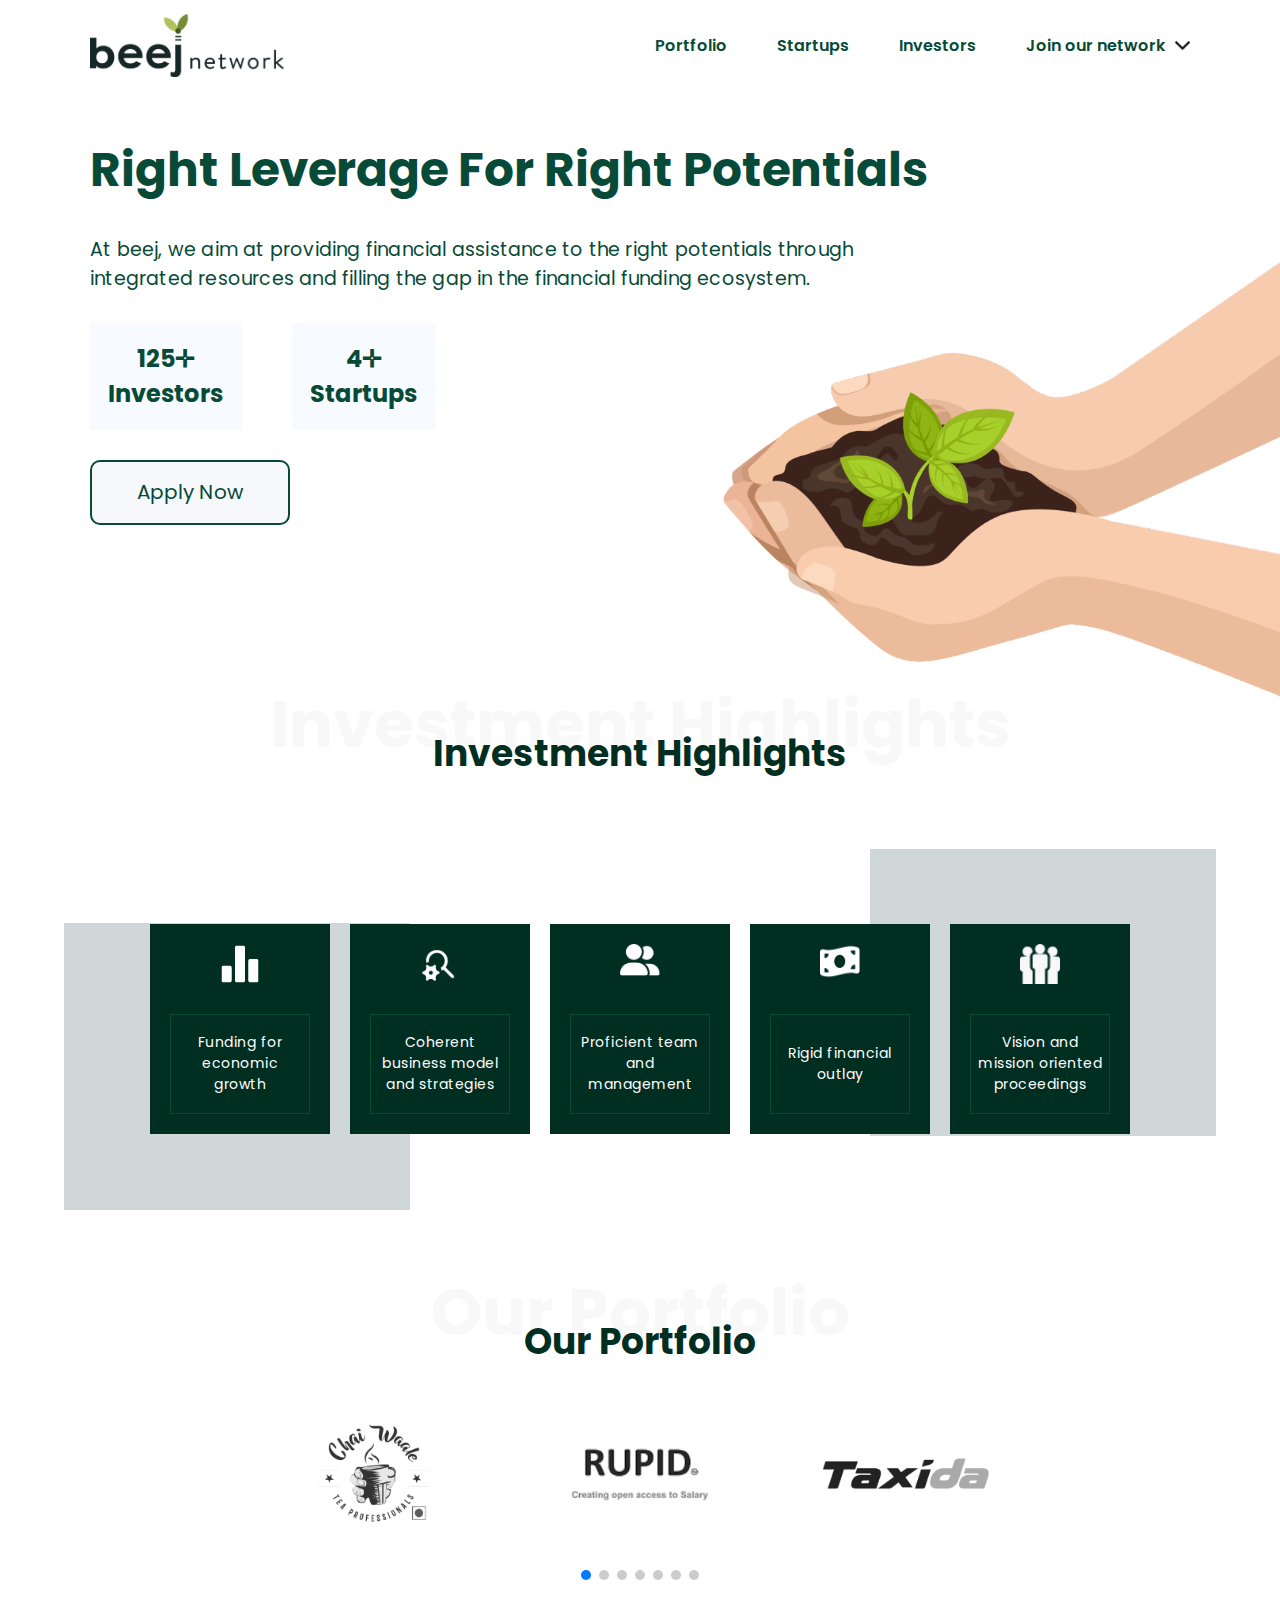
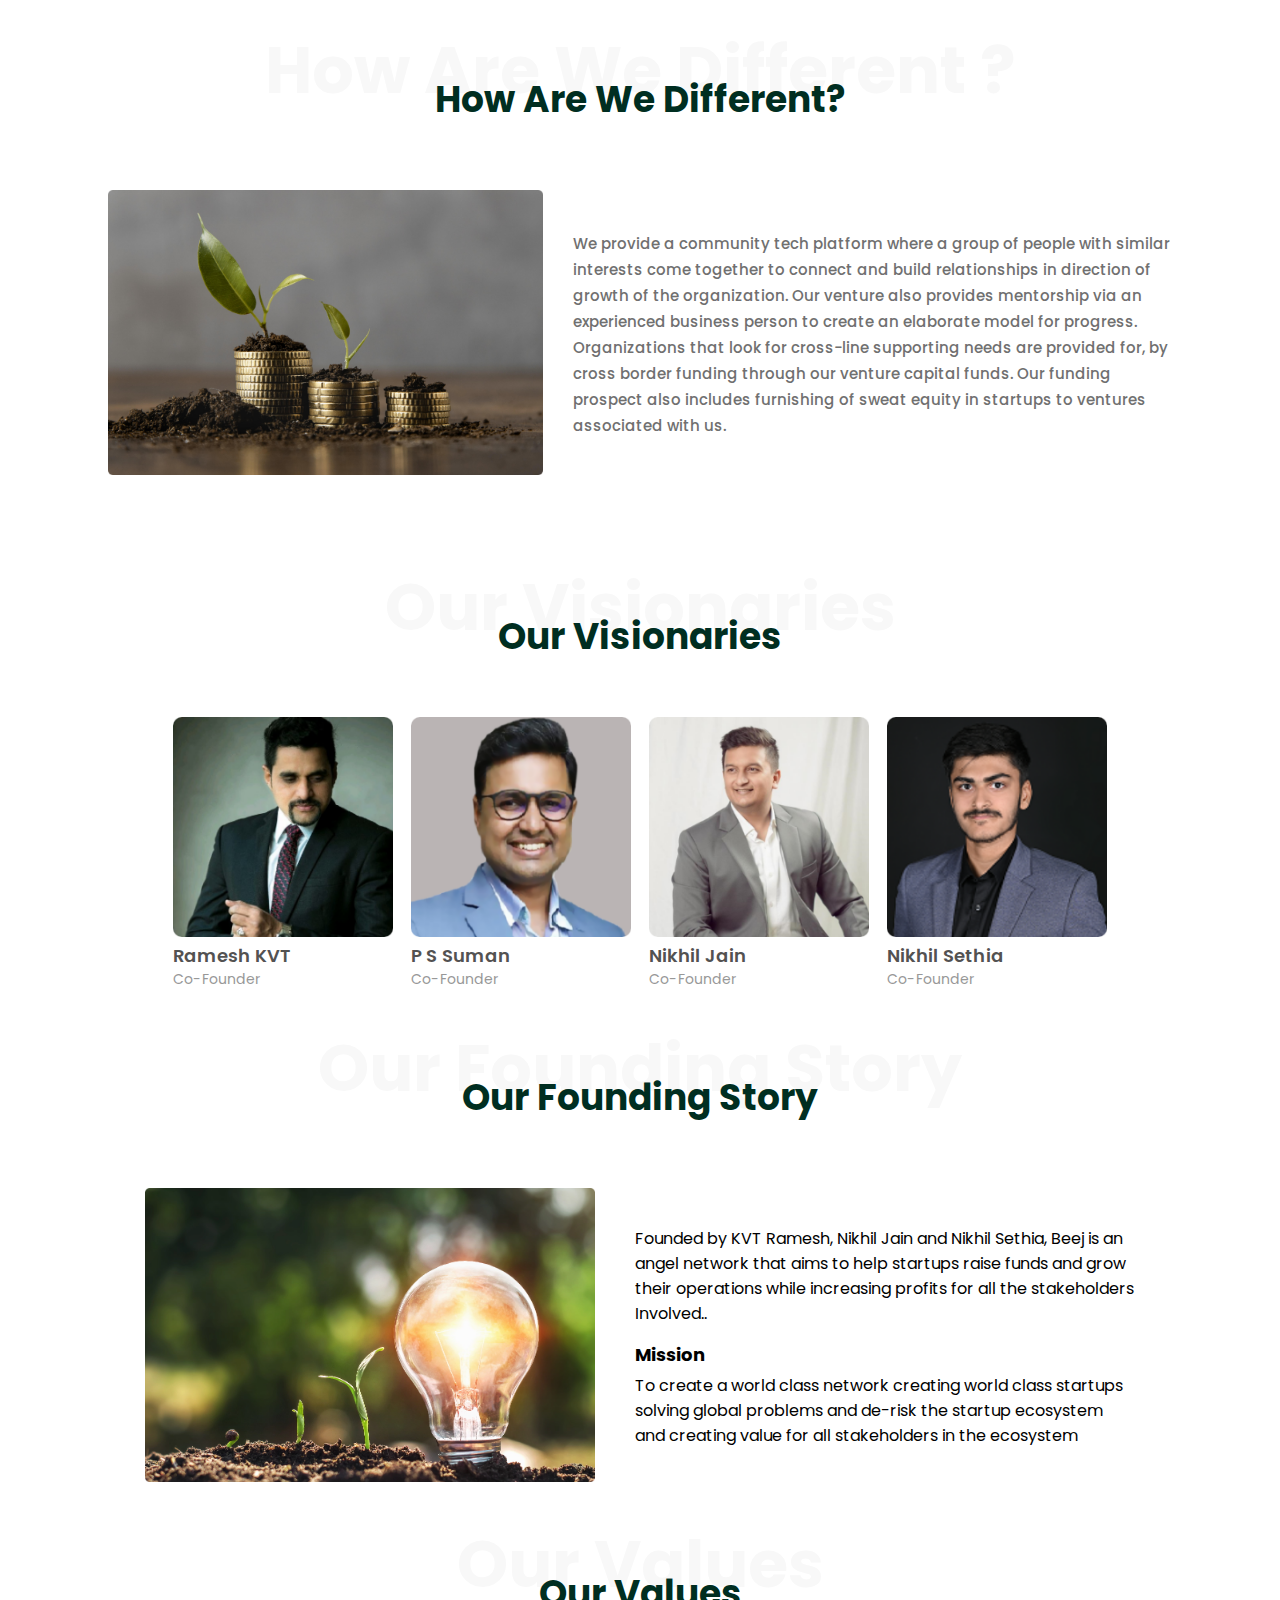
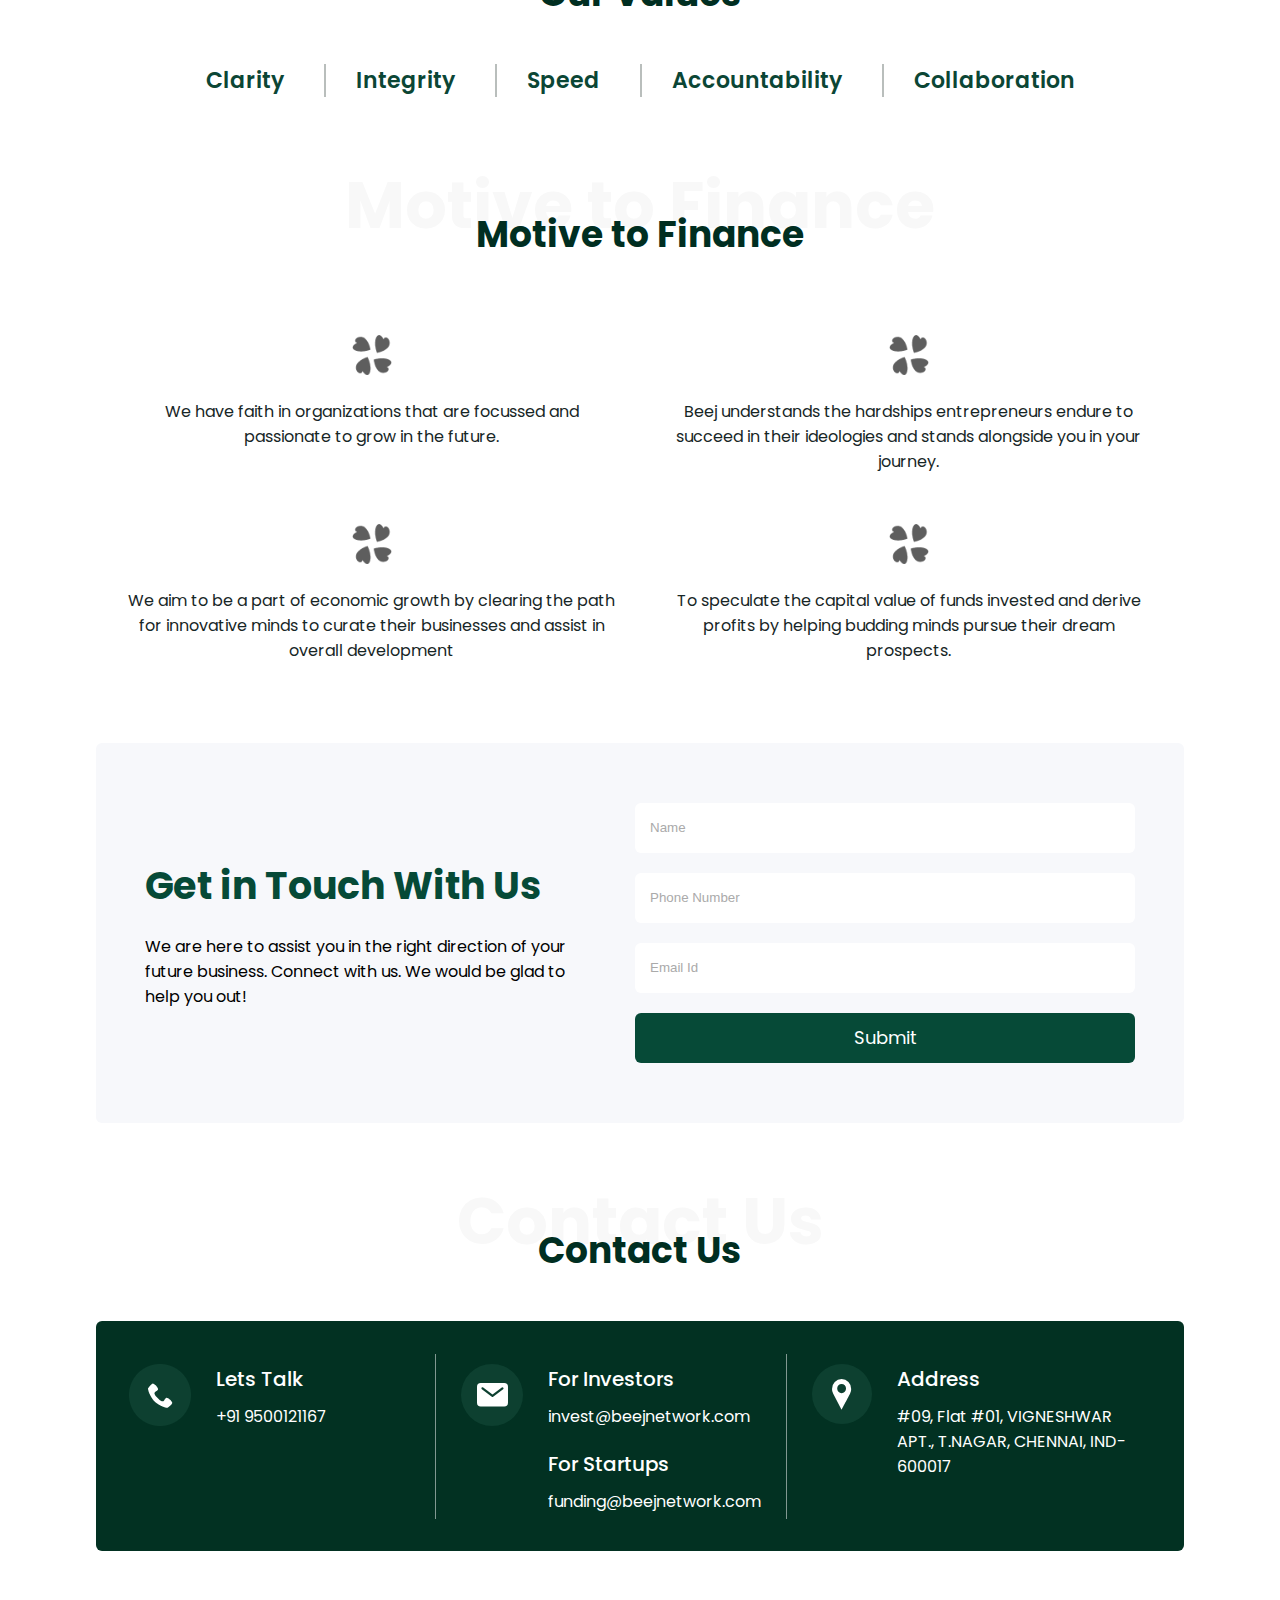
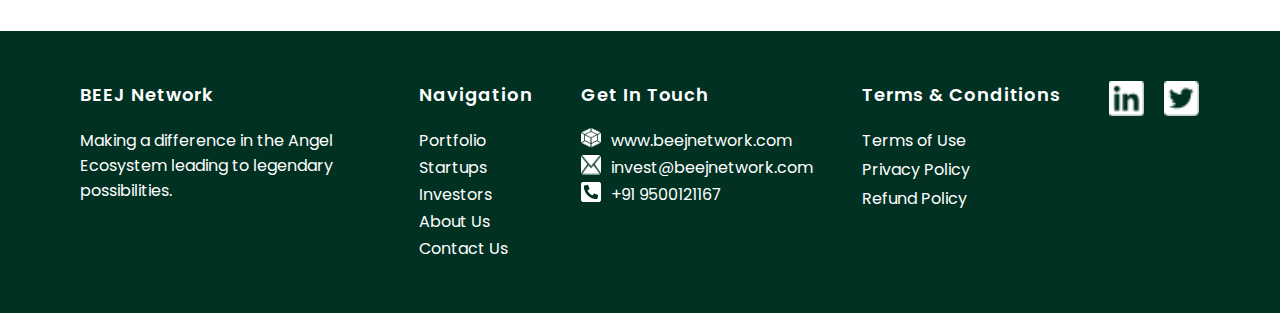
<file: index.html>
<!DOCTYPE html>
<html lang="en">
<head>
    <meta charset="UTF-8">
    <meta http-equiv="X-UA-Compatible" content="IE=edge">
    <meta name="viewport" content="width=device-width, initial-scale=1.0">
    <!-- <link rel="icon" type="image/x-icon" href="./IMAGES/favicon.png"> -->
<link rel="shortcut icon" href="./IMAGES/favicon.png" type="image/x-icon">
    <title>Beej Network</title>
    <link rel="stylesheet" href="./css/index.css" />
    <!-- Google Fonts -->
    <link rel="preconnect" href="https://fonts.googleapis.com" />
    <link rel="preconnect" href="https://fonts.gstatic.com" crossorigin />
    <link
      href="https://fonts.googleapis.com/css2?family=Poppins:wght@300;400;500;600;700&display=swap"
      rel="stylesheet"
    />
    <!------------------------ swiper css link -------------------->
    <link
    rel="stylesheet"
    href="https://cdn.jsdelivr.net/npm/swiper/swiper-bundle.min.css"
  />
</head>
<body>
    
<div class="main-section">
    
        <!-- navbar-start -->
          <div class="hero-nav">
            <div class="hero-nav-logo">
                 <a href="/"><img src="./IMAGES/logo.png" alt=""></a> 
            </div> 
    
            <div class="hero-nav-menu" >
              <a href="portfolio.html">Portfolio</a>
              <a href="startup.html">Startups</a>
              <a href="investor.html">Investors</a>
              <a href="" class="dropdown">Join our network <img src="./IMAGES/downarrow.png" alt="" class="downarrow"></a>

              <div class="options">
                <a href="becomeamember.html" class="option">As Investor</a>

                <a href="applyforfunding.html" class="option">As Founder</a>
              </div>                
            </div>

            <div class="hamberger">
                <div class="bar1"></div>
                <div class="bar2"></div>
                <div class="bar3"></div>
            </div>

            <div class="hamb-menu">
                <a href="portfolio.html">Portfolio</a>
                
                <a href="startup.html">Startups</a>
                
                <a href="investor.html">Investors</a>
                
                <a href="" class="dropdown r-dropdown">Join our network <img src="./IMAGES/whitearrow.png" alt="" class="downarrow"></a>

              <div class="res-options">
                <a href="becomeamember.html" class="option">As Investor</a>

                <a href="applyforfunding.html" class="option">As Founder</a>
              </div>  
            </div>
        </div>
        <!-- navbar-end -->

        <!-- header section  -->
        <div class="hero-bottom">
            <div class="hero-bottom-heading">
              <h1>Right Leverage For Right Potentials</h1>
            </div>
            <div class="right">
              <img src="./IMAGES/beejmainpic.png" alt="hero section image" />
            </div>
            <div class="hero-paragraph">
              <p>
                At beej, we aim at providing financial assistance to the right potentials through integrated resources and filling the gap in the financial funding ecosystem.
              </p>
            </div>
            <div class="hero-bottom-counter">
              <div class="hero-bottom-counter-child">
                <div style="display:flex; justify-content: center;" > <h3 class="hero-bottom-counter-count" data-goal="200">0</h3><h3>&#10011</h3>
                </div>
                <h3>Investors</h3>
              </div>
  
  
              <!-- <div class="hero-bottom-counter-child">
                <div class="hero-bottom-counter-count" data-goal="4">0</div>
                <h3>Countries</h3>
              </div> -->
  
              <div class="hero-bottom-counter-child">
               <div style="display:flex; justify-content: center;"> <h3 class="hero-bottom-counter-count" data-goal="6">0</h3><h3>&#10011</h3></div>
                <h3>Startups</h3>
              </div>
  
              <!-- <div class="hero-bottom-counter-child">
                <div class="hero-bottom-counter-count" data-goal="4">0</div>
                <h3>Successful Exists</h3>
              </div> -->
            </div>
            <div class="hero-button">
               <button>Apply Now</button>
            </div>
                      
        </div>
     

         <!-- 2.INVESTMENT HIGHLIGHTS  START -->
     <div class="invest-highlights">
        <div class="headings">
          <h2 class="highlight">Investment Highlights</h2>
          <h2 class="shadow">Investment Highlights</h2>
        </div>
  
        <div class="invest-highlights-cards">
          <div class="invest-highlights-cards-card">
            <div class="invest-highlights-cards-card-top">
              <div class="invest-highlights-cards-card-top-img">
                <img src="./IMAGES/invImg1.png" alt="" />
              </div>
  
              <div class="invest-highlights-cards-card-top-heading">
                <h3>Funding for economic growth</h3>
              </div>
            </div>
  
            <!-- <div class="invest-highlights-cards-card-bottom">
              <p>
                We believe in the comprehensive development of entities connected with us  thereby providing ultimate assistance in financial prospects.
              </p>
            </div> -->
          </div>
  
          <div class="invest-highlights-cards-card">
            <div class="invest-highlights-cards-card-top">
              <div class="invest-highlights-cards-card-top-img">
                <img src="./IMAGES/invImg2.png" alt="" />
              </div>
  
              <div class="invest-highlights-cards-card-top-heading">
                <h3>Coherent business model and strategies</h3>
              </div>
            </div>
  
            <!-- <div class="invest-highlights-cards-card-bottom">
              <p>
                Our instrumental business model lays out discrete, efficient, logical framework that prove to be favorable for organizations financially.
              </p>
            </div> -->
          </div>
  
          <div class="invest-highlights-cards-card">
            <div class="invest-highlights-cards-card-top">
              <div class="invest-highlights-cards-card-top-img">
                <img src="./IMAGES/invImg3.png" alt="" />
              </div>
  
              <div class="invest-highlights-cards-card-top-heading">
                <h3>Proficient team and management </h3>
              </div>
            </div>
  
            <!-- <div class="invest-highlights-cards-card-bottom">
              <p>
                We  aim  to enable the rise of entrepreneurs and our team is dedicated to assist in the right manner with their expertise and prowess.
              </p>
            </div> -->
          </div>
  
          <div class="invest-highlights-cards-card">
            <div class="invest-highlights-cards-card-top">
              <div class="invest-highlights-cards-card-top-img">
                <img src="./IMAGES/invImg4.png" alt="" />
              </div>
  
              <div class="invest-highlights-cards-card-top-heading">
                <h3>Rigid financial outlay</h3>
              </div>
            </div>
  
            <!-- <div class="invest-highlights-cards-card-bottom">
              <p>
                We have a rigid portfolio with an aim to invest in the upcoming ventures to sustain the entrepreneurs.
              </p>
            </div> -->
          </div>
  
          <div class="invest-highlights-cards-card">
            <div class="invest-highlights-cards-card-top">
              <div class="invest-highlights-cards-card-top-img">
                <img src="./IMAGES/invImg5.png" alt="" />
              </div>
  
              <div class="invest-highlights-cards-card-top-heading">
                <h3>Vision and mission oriented proceedings</h3>
              </div>
            </div>
  
            <!-- <div class="invest-highlights-cards-card-bottom">
              <p>
                We invest our resources into potential and budding sectors to expand economic development and carry out strategies for the same.
              </p>
            </div> -->
          </div>
  
          <div class="invest-highlights-cards-bg-box" id="top-right"></div>
          <div class="invest-highlights-cards-bg-box" id="left-bottom"></div>
        </div>
      </div>
      <!-- INVESTMENT HIGHLIGHTS  END -->

        <!--3. PORTFOLIOS    START -->
     <div class="our-portfolios ">
        <div class="headings">
          <h2 class="highlight">Our Portfolio</h2>
          <h2 class="shadow">Our Portfolio</h2>
        </div>
        <div class="swiper-card-images">
          
          <div class="swiper mySwiper">
            <div class="swiper-wrapper">
              <div class="swiper-slide">
                <div class="our-portfolios-images-imgs">
                  <a href="https://chaiwaale.com/" target="_blank"><img src="./IMAGES/chaiwale.png" alt="" /></a>
                </div>
              </div>
              <div class="swiper-slide">
                <div class="our-portfolios-images-imgs">
                  <a href="https://Rupid.in/" target="_blank"><img src="./IMAGES/rupid.png" alt="" /></a>
                </div>
              </div>
              <div class="swiper-slide">
                <div class="our-portfolios-images-imgs">
                  <a href="https://taxida.in/" target="_blank"><img src="./IMAGES/taxida.png" alt="" /></a>
                </div>
                </div>
              <div class="swiper-slide">
                  <div class="our-portfolios-images-imgs">
                <a href="https://www.swytchd.com/" target="_blank"><img src="./IMAGES/swytchd.png" alt=""  /></a>
              </div>
             </div>
              <div class="swiper-slide">
                <div class="our-portfolios-images-imgs">
                  <a href="https://crib.in/" target="_blank"><img src="./IMAGES/crib.png" alt="" /></a>
                </div>
              </div>
              <div class="swiper-slide">
                <div class="our-portfolios-images-imgs">
                  <a href="https://www.mrmed.in/" target="_blank"><img src="./IMAGES/med.png" alt="" /></a>
                </div>
              </div>
              <div class="swiper-slide">
                <div class="our-portfolios-images-imgs">
                  <a href="https://www.jinglebid.com/" target="_blank"><img src="./IMAGES/jinglebid.png" alt="" /></a>
                </div>
              </div>
             
            </div>
            <div class="swiper-pagination"></div>
          </div>
          </div>
      
  
        
         
        </div>
       
     




      <!-- PORTFOLIOS    END -->

      <!-- <div class="opportunities">
        <div class="headings">
          <p class="highlight">Upcoming opportunities</p>
          <p class="shadow">Upcoming opportunities</p>
        </div>

        <div class="opportunities_cards">
          <div class="card">
            <img class="cardimage" src="./IMAGES/maskgroup.png" alt="">
            <p>Pitch Day is a VC exclusive event which will showcase all startups. VCs will get a first look at the startups, and interact with founders.</p>
            <h6>29 Aug 2022</h6>
            <button class="enroll">Enroll Now</button>
          </div>
          <div class="card">
            <img class="cardimage" src="./IMAGES/maskgroup.png" alt="">
            <p>Pitch Day is a VC exclusive event which will showcase all startups. VCs will get a first look at the startups, and interact with founders.</p>
            <h6>29 Aug 2022</h6>
            <button class="enroll">Enroll Now</button>
          </div>
          <div class="card">
            <img class="cardimage" src="./IMAGES/maskgroup.png" alt="">
            <p>Pitch Day is a VC exclusive event which will showcase all startups. VCs will get a first look at the startups, and interact with founders.</p>
            <h6>29 Aug 2022</h6>
            <button class="enroll">Enroll Now</button>
          </div>
        </div>
        
      </div> -->









         <!-- 4.HOW ARE WE DIFFERENT?   START -->
     <section class="startup">
        <div class="headings">
          <p class="highlight">How Are We Different?</p>
          <p class="shadow">How Are We Different ?</p>
        </div>
        <div class="startup-two">
          <div class="image">
            <img src="./IMAGES/different.png" alt="" />
          </div>
          <div class="paragraphs">
            <div>
              <p>
                We provide a community tech platform where a group of people with similar interests come together to connect and build relationships in direction of growth of the organization.
                Our venture also provides mentorship via an experienced business person to create an elaborate model for progress. Organizations that look for cross-line supporting needs are provided for, by cross border funding through our venture capital funds. Our funding prospect also includes furnishing of sweat equity in startups to ventures associated with us.
  
              </p>
            </div>
          </div>
        </div>
      </section>
      <!-- HOW ARE WE DIFFERENT?   END -->


       <!-- 5.OUR VISIONARIES    START -->
    <section class="team" id="team">
        <div class="headings">
          <h2 class="highlight">Our Visionaries</h2>
          <h2 class="shadow">Our Visionaries</h2>
        </div>
        <div class="team-card">
          
          <div class="cards">
            <img class="image" src="./IMAGES/ramesh.png" alt="" />
            <h2>Ramesh KVT</h2>
            <p>Co-Founder</p>
            <div class="link">
              <a
                class="link"
                id="linkedin"
                href="https://www.linkedin.com/in/ramesh-kvt-b09805120/" target="_blank"
                ><img src="./IMAGES//linkedin.png" alt=""
              /></a>
            </div>
          </div>

          <div class="cards">
            <img class="image" src="./IMAGES/suman.png" alt="" />
            <h2>P S Suman</h2>
            <p>Co-Founder</p>
            <div class="link">
              <a
                class="link"
                id="linkedin"
                href="https://www.linkedin.com/in/p-s-suman-6a374129/" target="_blank"
                ><img src="./IMAGES//linkedin.png" alt=""
              /></a>
            </div>
          </div>
          <div class="cards">
            <img class="image" src="./IMAGES/nikhil.png" alt="" />
            <h2>Nikhil Jain</h2>
            <p>Co-Founder</p>
            <div class="link">
              <a
                class="link"
                id="linkedin"
                href="https://www.linkedin.com/in/nikhil-jain-a72a5a91/" target="_blank"
                ><img src="./IMAGES//linkedin.png" alt=""
              /></a>
            </div>
          </div>
          <div class="cards">
            <img class="image" src="./IMAGES/nikhils.png" alt="" />
            <h2>Nikhil Sethia</h2>
            <p>Co-Founder</p>
            <div class="link">
              <a
                class="link"
                id="linkedin"
                href="https://www.linkedin.com/in/nikhil-sethia-068a79219/" target="_blank"
                ><img src="./IMAGES//linkedin.png" alt=""
              /></a>
            </div>
          
          </div>
        
        </div>
       
      </section>
      <!-- OUR VISIONARIES   END -->



        <!-- 6.NEWS & MEDIA    START -->
    <!-- <section class="media">
        <div class="media-heading">
          <h2 class="highlight">News & Media</h2>
          <h2 class="shadow">News & Media</h2>
        </div>
        <div class="media-boxes">
          <div class="media-box1">
            <div class="media-box1-img"><img src="./IMAGES/news1.png" alt=""></div>
            <div class="media-box1-content">
              <h2>Lorem ipsum dolor sit amet consectetur</h2>
              <p>Lorem ipsum dolor sit amet, consectetuer adipiscing elit, sed diam nonummy nibh euismod tincidunt ut laoreet dolore magna aliquam.</p>
              <p>20 July 2022</p>
    
            </div>
          </div>
          <div class="media-box2">
            <div class="mcards">
            <div class="media-box2-cards">
              <div class="media-box2-img">
                <img src="./IMAGES/news2.png" alt="">
              </div>
              <div class="media-box2-content">
                <h2>Lorem ipsum dolor sit.</h2>
                <p>Lorem ipsum dolor sit, amet consectetur adipisicing elit. Accusamus veniam alias facilis.</p>
                <p>20 July 2022</p>
              </div>
            </div>
          
            <div class="media-box2-cards">
              <div class="media-box2-img">
                <img src="./IMAGES/news3.png" alt="">
              </div>
              <div class="media-box2-content">
                <h2>Lorem ipsum dolor sit.</h2>
                <p>Lorem ipsum dolor sit, amet consectetur adipisicing elit. Accusamus veniam alias facilis.</p>
                <p>20 July 2022</p>
              </div>
            </div>
    
            <div class="media-box2-cards">
              <div class="media-box2-img">
                <img src="./IMAGES/news4.png" alt="">
              </div>
              <div class="media-box2-content">
                <h2>Lorem ipsum dolor sit.</h2>
                <p>Lorem ipsum dolor sit, amet consectetur adipisicing elit. Accusamus veniam alias facilis.</p>
                <p>20 July 2022</p>
              </div>
            </div>
            </div>
            <div class="media-bolls">
              <div class="media-boll1"></div>
              <div class="media-boll"></div>
              <div class="media-boll"></div>
              <div><img src="./IMAGES/arrow-right.png" alt=""></div>
              </div>
          </div>
    
        </div>
        
      </section> -->
      <!-- NEWS & MEDIA    END -->


      <!-- 7.SOCIAL MEDIA    START -->
    <!-- <section class="social-media">
        <div class="social-media-heading">
          <h2 class="highlight">Social Media</h2>
          <h2 class="shadow">Social Media</h2>
        </div>
    
        <div class="social-media-boxes">
    
          <div class="social-media-box1">
            <div class="social-media-post">
              <img src="./IMAGES/screenshot.png" alt="screenshot1">
              <div class="arrow">
                <a href="#"><img src="../IMAGES/Group 19.svg" alt=""></a>
              </div>
            </div>
            <div class="social-media-post">
              <img src="./IMAGES/screenshot.png" alt="screenshot2">
              <div class="arrow">
                <a href="#"><img src="../IMAGES/Group 19.svg" alt=""></a>
              </div>
            </div>
          </div>
    
          
          <div class="social-media-box2">
            <img src="./IMAGES/screenshot3.png" alt="screenshot3">
            <div class="arrow">
              <a href="#"><img src="../IMAGES/Group 19.svg" alt=""></a>
            </div>
          </div>
    
    
          <div class="social-media-box3">
            <div class="social-media-post">
              <img src="./IMAGES/screenshot.png" alt="screenshot4">
              <div class="arrow">
                <a href="#"><img src="../IMAGES/Group 19.svg" alt=""></a>
              </div>
            </div>
            <div class="social-media-post">
              <img src="./IMAGES/screenshot.png" alt="screenshot5">
              <div class="arrow">
                <a href="#"><img src="./IMAGES/Group 19.svg" alt=""></a>
              </div>
            </div>
          </div>
    
        </div>
    
      </section> -->
      <!-- SOCIAL MEDIA    END -->

          <!-- 8.OUR FOUNDING STORY     START -->
    <section class="our-founding-story">
        <div class="ourfoundingstory">
          <div class="headings">
            <p class="highlight">Our Founding Story</p>
            <p class="shadow">Our Founding Story</p>
          </div>
          <div class="story-content">
            <div class="story-content-img">
              <img src="./IMAGES/foundingstory.png" alt="" />
            </div>
            <div class="story-content-paragraph">
              <div class="para1">
                <p>
                  Founded by KVT Ramesh, Nikhil Jain and Nikhil Sethia, Beej is an angel network that aims to help startups raise funds and grow their operations while increasing profits for all the stakeholders Involved..
                </p>
              </div>            
              <div class="para2">
                <h6>Mission</h6>
                <p>To create a world class network creating world class startups solving global problems and de-risk the startup ecosystem and creating value for all stakeholders in the ecosystem</p>
                 
              </div>
              <!-- <div class="para3">
                <h6>Vision</h6>
                <p> ● To invest in 600+ startups<br> ● To have 2000+ active angel investors<br> ● To invest ₹4000+ Cr. in startups<br> ● To have investors across 20+ countries<br> ● To have 100+ MoUs and partnerships</p>
               
              </div> -->
            </div>
          </div>
        </div>
      </section>
      <!-- OUR FOUNDING STORY     END -->


       <!----- OUR VALUES     START  ------->
    <section class="our-values">
        <div class="ourvalues">
          <div class="headings">
            <p class="highlight">Our Values</p>
            <p class="shadow">Our Values</p>
          </div>
          <div class="content-cards">
          <div class="content"><p>Clarity</p></div>
          
          <div class="content"><p>Integrity</p></div>
        
          <div class="content"><p>Speed</p></div>
          
          <div class="content"><p>Accountability</p></div>
        
          <div class="content" style="border: none;"><p>Collaboration</p></div>
          </div>
        </div>
      </section>
      <!----- OUR VALUES     END  ------->


        <!-- 9.MOTIVE TO FINANCE   START -->
    <section class="invest-in-startup">
        <div class="invest-startup">
        <div class="headings">
          <h2 class="highlight"> Motive to Finance</h2>
          <h2 class="shadow"> Motive to Finance</h2>
        </div>
        <div class="cards">
          <div class="card1">
           <div class="img">
            <img src="./IMAGES/indexmotive.png" alt="">
           </div>
            <p>We have faith in organizations that are focussed and passionate to grow in the future.</p>
          </div>
          <div class="card1">
            <div class="img">
            <img src="./IMAGES/indexmotive.png" alt="">
            
            </div>
            <p>Beej understands the hardships entrepreneurs endure to succeed in their ideologies and stands alongside you in your journey.</p>
          </div>
          <div class="card1">
            <div class="img">
            <img src="./IMAGES/indexmotive.png" alt="">
            
            </div>
            <p>We aim to be a part of economic growth by clearing the path for innovative minds to curate their businesses and assist in overall development </p>
          </div>
          <div class="card1">
            <div class="img">
            <img src="./IMAGES/indexmotive.png" alt="">
          
            </div>
            <p>To speculate the capital value of funds invested and derive profits by helping budding minds pursue their dream prospects.</p>
          </div>
        </div>
        </div>
      </section>
      <!-- MOTIVE TO FINANCE   END -->


<!-- EMPTY div -->

       <!-- 10.GET IN TOUCH WITH US   START -->
    <section class="get-in-touch" id="callback">
        <div class="get-in-touch-content">
          <p class="get-heading">Get in Touch With Us</p>
          <p class="para">We are here to assist you in the right direction of your future business. Connect with us. We would be glad to help you out! </p>
        </div>
        <div class="get-in-touch-form">
          <form action="" id="form">
  
            <div class="valid v1">
              <input
                type="text"
                class="Name"
                placeholder="Name"
                id="name"
                autocomplete="off"
              />
              <span class="span">!
                <!-- <img class="span-img" src="/images/check.png" alt=""> -->
              </span>
            </div>
            <div class="valid v2">
              <input
                type="text"
                placeholder="Phone Number"
                id="phone"
                autocomplete="off"
              />
              <span class="span">!</span>
            </div>
            <div class="valid v3">
              <input
                type="email"
                placeholder="Email Id"
                id="email"
                autocomplete="off"
              />
              <span class="span">!</span>
            </div>
            <button class="btn btn-primary" id="submit">Submit</button>
          </form>
  
          <!-- succes popup -->
  
          <div class="booking-success">
            <div class="close-msg">&#10006;</div>
            <div class="success-img">
              <img src="./IMAGES/success.png" alt="" />
            </div>
            <div class="success-msg">
              <h3>Success</h3>
            </div>
            <div class="booked-msg">
              <p>submitted</p>
            </div>
          </div>
        </div>
      
      </section>
      <!-- GET IN TOUCH WITH US   END -->
  
      <!-- 11.CONTACT US START -->
      <section class="contact-us" id="contact">
        <div class="contactus">
          <div class="headings">
            <h2 class="highlight">Contact Us</h2>
            <h2 class="shadow">Contact Us</h2>
          </div>
          <div class="contact-ways">
            <div class="phone-contact">
              <div>
                <img src="./IMAGES/Group 198.png" alt="">
              </div>
              <div>
                <h6>Lets Talk</h6>
                <a href="tel:+91 9500121167">+91 9500121167</a>
              </div>
            </div>
            <div class="line1"></div>
            <div class="email-contact">
              <div>
                <img src="./IMAGES/Group 15563.svg" alt="">
              </div>
              <div>
                <div>  
                  <h6>For Investors</h6>
                  <a href=" mailto: invest@beejnetwork.com">invest@beejnetwork.com</a>
                </div>
                <div>
                  <h6 id="startup"> For Startups</h6>
               <a href="mailto: funding@beejnetwork.com">funding@beejnetwork.com</a>
                </div>                
                  </div>
            </div>
            <div class="line2"></div>
            <div class="address">
              <div>
                <img src="./IMAGES/Group 10297.svg" alt="">
              </div>
              <div>
                <h6>Address</h6>
                <p>
                  #09, Flat #01, VIGNESHWAR APT., T.NAGAR, CHENNAI, IND-600017              
                </p>
              </div>
            </div>
          </div>
        </div>
      </section>
      <!-- CONTACT US END -->
  
      <!-- 12.FOOTER   START -->
      <section class="footer-section">
        <div class="footer">
        <div class="col1">
          <h5>BEEJ Network</h6>
           <p>
            Making a difference in the Angel Ecosystem leading to legendary possibilities.
            
            </p>
        </div>
        <div class="col2">
          <h5>Navigation</h5>
          <!-- <p>People</p>
          <p>Porfolio</p>
          <p>Webinars & Blogs</p> -->
          <a href="portfolio.html">Portfolio</a>
          <a href="startup.html">Startups</a>
          <a href="investor.html">Investors</a>
          <a href="about-us.html">About Us</a>
          <a href="contact-us.html">Contact Us</a>
                
        </div>
        <div class="col3">
          <h5>Get In Touch</h5>
         
          <div class="contact">
            <img src="./IMAGES/Icon simple-webpack.png" alt="">
            <a href="https://beejnetwork.com/">www.beejnetwork.com</a>
          </div> 
          <div class="contact">
            <img src="./IMAGES/Icon zocial-email.png" alt="">
            <a href="mailto: invest@beejnetwork.com">invest@beejnetwork.com</a>
          </div>
           <div class="contact"> 
            <img src="./IMAGES/Icon awesome-phone-square-alt.png" alt="">
           <a href="tel: +91 9500121167">+91 9500121167</a>
          </div>
        </div>
        <div class="col4">
          <h5>Terms & Conditions</h5>
          <a href="terms_of_use.html"> <p>Terms of Use</p></a>
          <a href="privacy_policy.html"> <p> Privacy Policy</p></a>
          <a href="refund_policy.html"> <p> Refund Policy</p></a>
        </div>
        <div class="col5">
          <div class="icons">
          <!-- <img src="./IMAGES/fb.png" alt=""> -->
          <a href="https://www.linkedin.com/company/beejnetwork/"><img src="./IMAGES/LinkedInLogo.png" alt=""></a>
          <a href=""><img src="./IMAGES/Twitter.png" alt=""></a>
          <!-- <img src="./IMAGES/insta.png" alt=""> -->
          </div>
        </div>
        </div>
       
      </section> 
      <!-- FOOTER   END-->
   
    </div>

       

   
<!-- ---------main-end------ -->

<script src="https://cdn.jsdelivr.net/npm/swiper/swiper-bundle.min.js"></script>

<!-- Initialize Swiper -->
<script>
  var swiper = new Swiper(".mySwiper", {
    slidesPerView: 1,
    spaceBetween: 30,
    loop: true,
    pagination: {
      el: ".swiper-pagination",
      clickable: true,
    },
    breakpoints: {
       
        600: {
            slidesPerView: 3,
            spaceBetweenSlides: 30
        }
      }
  });
</script>



    <script src="./javascript/index.js"></script>
    
  
</body>
</html>
</file>
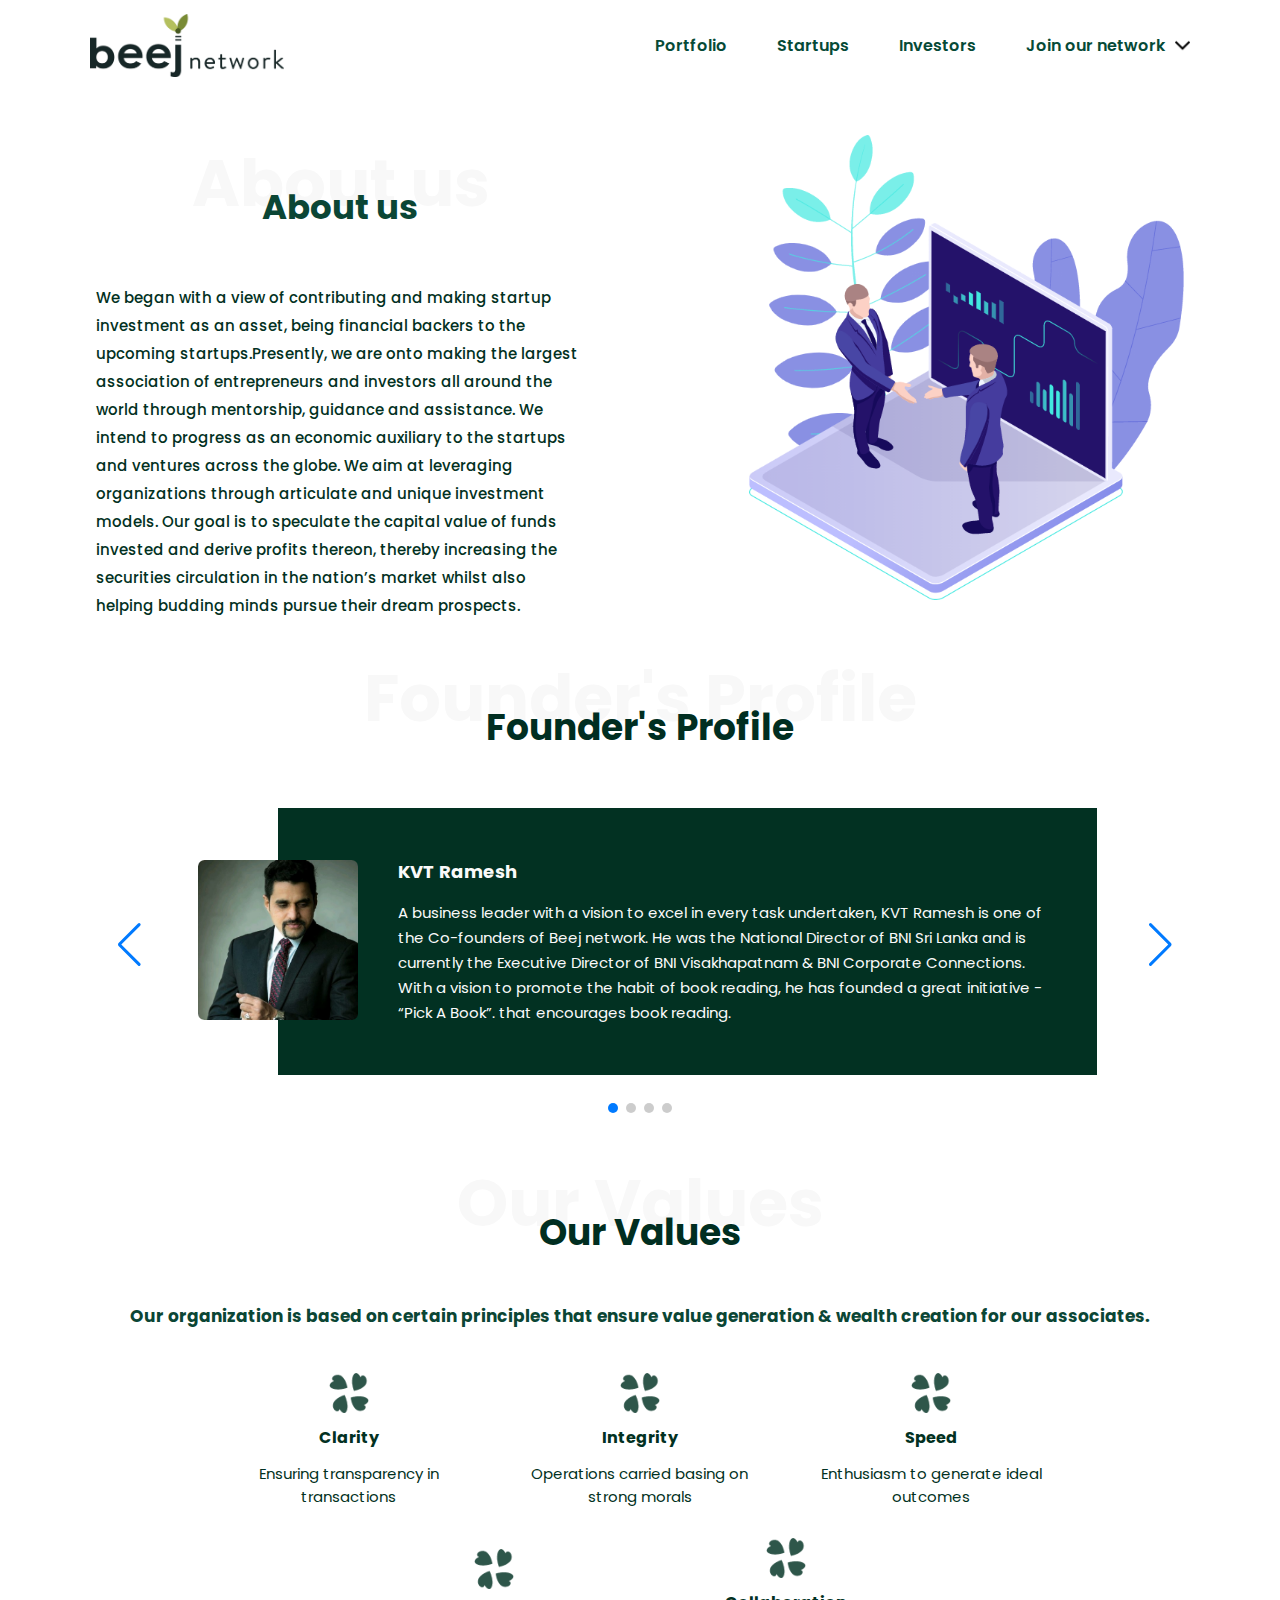
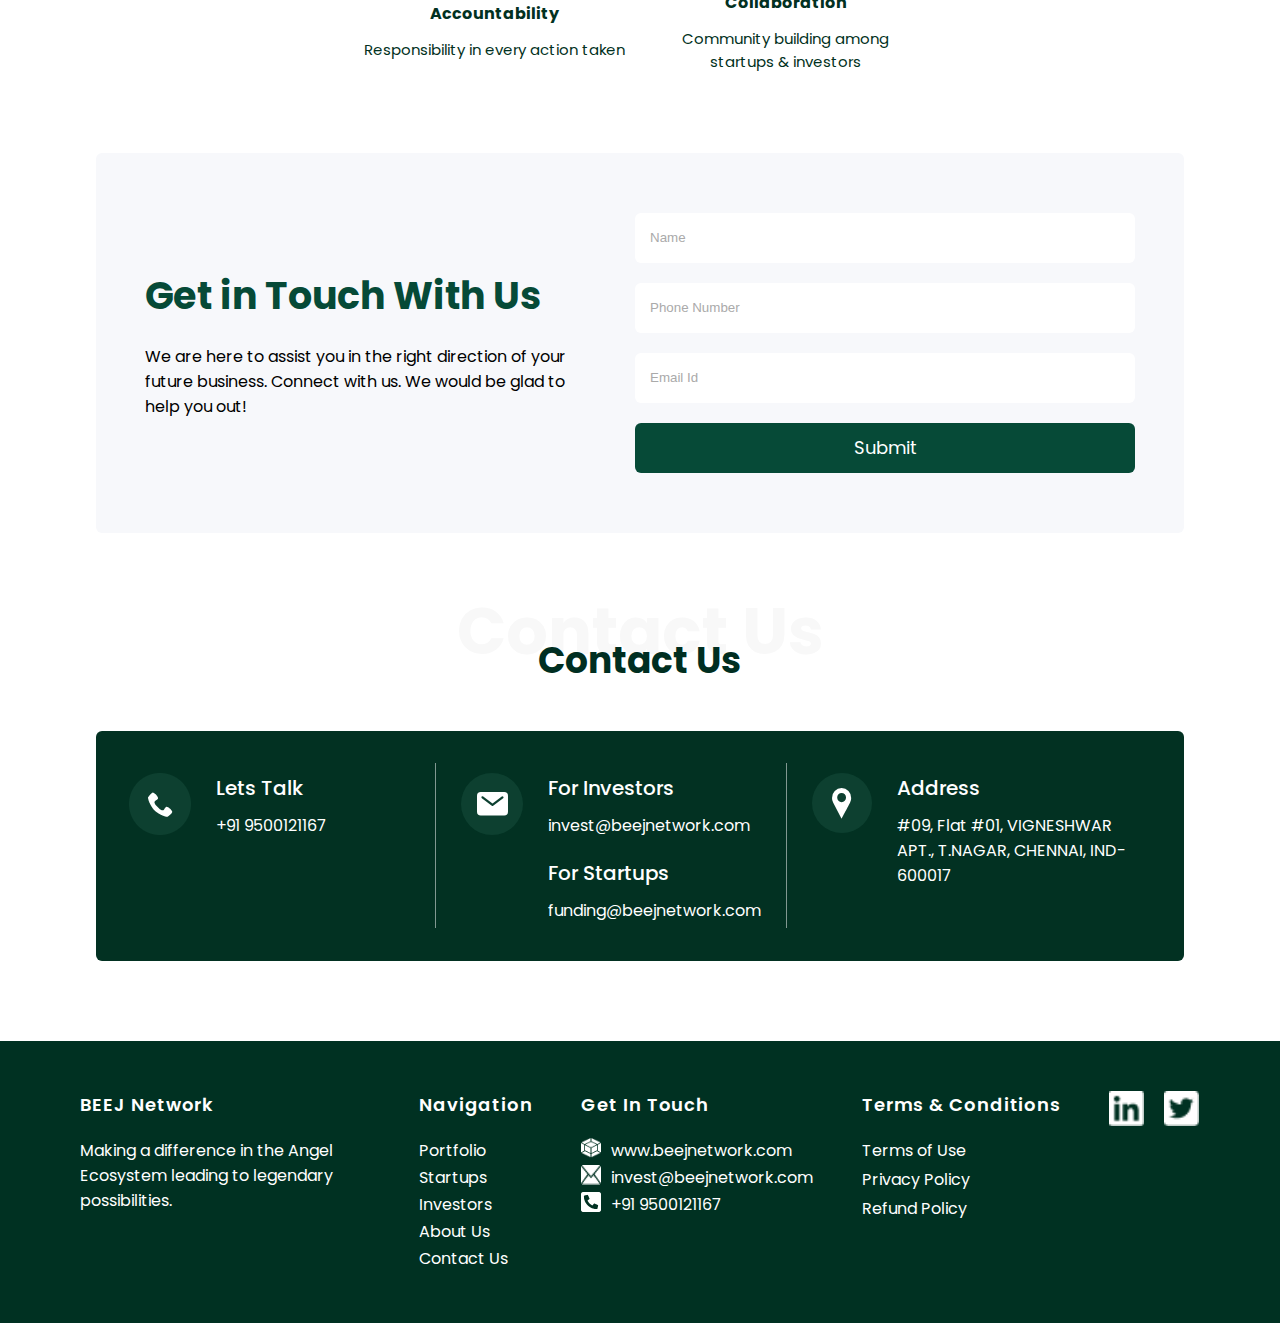
<file: about-us.html>
<!DOCTYPE html>
<html lang="en">
<head>
    <meta charset="UTF-8">
    <meta http-equiv="X-UA-Compatible" content="IE=edge">
    <meta name="viewport" content="width=device-width, initial-scale=1.0">
    <title>Beej Network | Connect With Us</title>
    <link rel="stylesheet" href="./css/index.css" />
    <link rel="icon" type="image/x-icon" href="./IMAGES/favicon.png">
    <!-- Google Fonts -->
    <link rel="preconnect" href="https://fonts.googleapis.com" />
    <link rel="preconnect" href="https://fonts.gstatic.com" crossorigin />
    <link
      href="https://fonts.googleapis.com/css2?family=Poppins:wght@300;400;500;600;700&display=swap"
      rel="stylesheet"
    />
    <!-- slider css -->
    <link
    rel="stylesheet"
    href="https://cdn.jsdelivr.net/npm/swiper/swiper-bundle.min.css"
  />
</head>
<body>
    <div class="main-section">
      <div class="hero-nav">
        <div class="hero-nav-logo">
             <a href="/"><img src="./IMAGES/logo.png" alt=""></a> 
        </div> 

        <div class="hero-nav-menu" >
          <a href="portfolio.html">Portfolio</a>
          <a href="startup.html">Startups</a>
          <a href="investor.html">Investors</a>
          <a href="" class="dropdown">Join our network <img src="./IMAGES/downarrow.png" alt="" class="downarrow"></a>

          <div class="options">
            <a href="becomeamember.html" class="option">As Investor</a>

            <a href="applyforfunding.html" class="option">As Founder</a>
          </div>                
        </div>

        <div class="hamberger">
            <div class="bar1"></div>
            <div class="bar2"></div>
            <div class="bar3"></div>
        </div>

        <div class="hamb-menu">
            <a href="portfolio.html">Portfolio</a>
            
            <a href="startup.html">Startups</a>
            
            <a href="investor.html">Investors</a>
            
            <a href="" class="dropdown">Join our network <img src="./IMAGES/whitearrow.png" alt="" class="downarrow"></a>

          <div class="res-options">
            <a href="becomeamember.html" class="option">As Investor</a>

            <a href="applyforfunding.html" class="option">As Founder</a>
          </div>  
        </div>
    </div>

        <div class="about-us">
            <div class="about-us-data">
                <div class="about-headings">
                    <h2 class="a-highlight">About us</h2>
                    <h2 class="a-shadow">About us</h2>
                  </div>
                  <div class="para-data">
                    <p> We began with a view of contributing and making startup investment as an asset, being financial backers to the upcoming startups.Presently, we are onto making the largest association of entrepreneurs and investors all around the world through mentorship, guidance and assistance. We intend to progress as an economic auxiliary to the startups and ventures across the globe. We aim at leveraging organizations through articulate and unique investment models. Our goal is to speculate the capital value of funds invested and derive profits thereon, thereby increasing the securities circulation in the nation’s market whilst also helping budding minds pursue their dream prospects.    
                    </p>
                  </div>
            </div>
            <div class="about-img">
                <img src="./IMAGES/about.png" alt="">
            </div>
        </div>

        <div class="profile">

            <div class="headings">
                <h2 class="highlight">Founder's Profile</h2>
                <h2 class="shadow">Founder's Profile</h2>
            </div>

            <div class="swiper mySwiper">
              <div class="swiper-wrapper">
                <div class="swiper-slide">
                        <div class="profile-info">
                            <div class="profile-img">
                                <img src="./IMAGES/ramesh.png" alt="">
                            </div>
                            <div class="profile-data">
                                <h3>KVT Ramesh</h3>
                                <p>A business leader with a vision to excel in every task undertaken, KVT Ramesh is one of the Co-founders of Beej network. He was the National Director of BNI Sri Lanka and is currently the Executive Director of BNI Visakhapatnam & BNI Corporate Connections. With a vision to promote the habit of book reading, he has founded a great initiative - “Pick A Book”.
                                  that encourages book reading. 
                                </p>
                            </div>
                        </div>
                </div>
                <div class="swiper-slide">
                        <div class="profile-info">
                            <div class="profile-img">
                                <img src="./IMAGES/suman.png" alt="">
                            </div>
                            <div class="profile-data">
                                <h3> PS Suman</h3>
                                <p>Actively engaged in the international arena to attract foreign investments into India and have organized several India-focused Webinars, PS Suman is a corporate lawyer who is one of the co-founders of Beej Network. He is  a board member of the Governing Council of the ‘Indo-Japan Chamber of Commerce and Industry [IJCCI]. He  is also a Growth Strategist & mentor of startups & entrepreneurs.

                                </p>
                            </div>
                        </div>  
                </div>
                <div class="swiper-slide">
                  <div class="profile-info">
                      <div class="profile-img">
                          <img src="./IMAGES/nikhil.png" alt="">
                      </div>
                      <div class="profile-data">
                          <h3>Nikhil Jain</h3>
                          <p>A serial entrepreneur, startup mentor & business strategist , Nikhil Jain is one of the co-founders of Beej Network.  He has graduated in the field of business/ commerce from Sri Aurobindo College, Ludhiana. Later he became the Managing Partner at Chaman Knit which is a B2B Marketplace for more  than 400+ brands. He is also an angel investor & a visionary behind Beej Network. </p>
                      </div>
                  </div>  
                </div>
                <div class="swiper-slide">
                  <div class="profile-info">
                      <div class="profile-img">
                          <img src="./IMAGES/nikhils.png" alt="">
                      </div>
                      <div class="profile-data">
                          <h3>Nikhil Sethia</h3>
                          <p>Having impeccable skills in leadership, fundraising & startups, Nikhil Sethia is one of the founders of Beej Network. He has envisioned a stable startup ecosystem through Beej Network. He has graduated in banking & finance from the Jain University & is currently putting his efforts behind the objective of Beej Network to create a financial ecosystem through integrated resources.
                          </p>
                      </div>
                  </div>
                </div>                
              </div>
              <div class="swiper-button-next"></div>
              <div class="swiper-button-prev"></div>
              <div class="swiper-pagination"></div>
            </div>
        </div>

        <div class="values">
          <div class="headings">
            <h2 class="highlight">Our Values</h2>
            <h2 class="shadow">Our Values</h2>
        </div>
        <h3>Our organization is based on certain principles that ensure value generation & wealth creation for our associates.</h3>
        <div class="values-component">
           <div class="component">
            <img src="./IMAGES/component.png" alt="">
            <h4>Clarity</h4>
            <p>Ensuring transparency in transactions</p>
           </div>
           <div class="component">
            <img src="./IMAGES/component.png" alt="">
            <h4>Integrity</h4>
            <p>Operations carried basing on strong morals </p>
           </div>
           <div class="component">
            <img src="./IMAGES/component.png" alt="">
            <h4>Speed</h4>
            <p>Enthusiasm to generate ideal outcomes</p>
           </div>
           <div class="component">
            <img src="./IMAGES/component.png" alt="">
            <h4>Accountability</h4>
            <p>Responsibility in every action taken</p>
           </div>
           <div class="component">
            <img src="./IMAGES/component.png" alt="">
            <h4>Collaboration</h4>
            <p>Community building among startups & investors</p>
           </div>
        </div>
        </div>


        <section class="get-in-touch" id="callback">
            <div class="get-in-touch-content">
              <p class="get-heading">Get in Touch With Us</p>
              <p class="para">We are here to assist you in the right direction of your future business. Connect with us. We would be glad to help you out! </p>
            </div>
            <div class="get-in-touch-form">
              <form action="" id="form">
      
                <div class="valid v1">
                  <input
                    type="text"
                    class="Name"
                    placeholder="Name"
                    id="name"
                    autocomplete="off"
                  />
                  <span class="span">!
                    <!-- <img class="span-img" src="/images/check.png" alt=""> -->
                  </span>
                </div>
                <div class="valid v2">
                  <input
                    type="text"
                    placeholder="Phone Number"
                    id="phone"
                    autocomplete="off"
                  />
                  <span class="span">!</span>
                </div>
                <div class="valid v3">
                  <input
                    type="email"
                    placeholder="Email Id"
                    id="email"
                    autocomplete="off"
                  />
                  <span class="span">!</span>
                </div>
                <button class="btn btn-primary" id="submit">Submit</button>
              </form>
      
              <!-- succes popup -->
      
              <div class="booking-success">
                <div class="close-msg">&#10006;</div>
                <div class="success-img">
                  <img src="./IMAGES/success.png" alt="" />
                </div>
                <div class="success-msg">
                  <h3>Success</h3>
                </div>
                <div class="booked-msg">
                  <p>submitted</p>
                </div>
              </div>
            </div>
          
          </section>
          <!-- GET IN TOUCH WITH US   END -->
      
          <!-- 11.CONTACT US START -->
          <section class="contact-us" id="contact">
            <div class="contactus">
              <div class="headings">
                <h2 class="highlight">Contact Us</h2>
                <h2 class="shadow">Contact Us</h2>
              </div>
              <div class="contact-ways">
                <div class="phone-contact">
                  <div>
                    <img src="./IMAGES/Group 198.png" alt="">
                  </div>
                  <div>
                    <h6>Lets Talk</h6>
                    <a href="tel:+91 9500121167">+91 9500121167</a>
                  </div>
                </div>
                <div class="line1"></div>
                <div class="email-contact">
                  <div>
                    <img src="./IMAGES/Group 15563.svg" alt="">
                  </div>
                  <div>
                    <div>  
                      <h6>For Investors</h6>
                      <a href=" mailto: invest@beejnetwork.com">invest@beejnetwork.com</a>
                    </div>
                    <div>
                      <h6 id="startup"> For Startups</h6>
                   <a href="mailto: funding@beejnetwork.com">funding@beejnetwork.com</a>
                    </div>                
                      </div>
                </div>
                <div class="line2"></div>
                <div class="address">
                  <div>
                    <img src="./IMAGES/Group 10297.svg" alt="">
                  </div>
                  <div>
                    <h6>Address</h6>
                    <p>
                      #09, Flat #01, VIGNESHWAR APT., T.NAGAR, CHENNAI, IND-600017              
                    </p>
                  </div>
                </div>
              </div>
            </div>
          </section>
          <!-- CONTACT US END -->
      
          <!-- 12.FOOTER   START -->
          <section class="footer-section">
            <div class="footer">
            <div class="col1">
              <h5>BEEJ Network</h6>
               <p>
                Making a difference in the Angel Ecosystem leading to legendary possibilities.
                
                </p>
            </div>
            <div class="col2">
              <h5>Navigation</h5>
              <!-- <p>People</p>
              <p>Porfolio</p>
              <p>Webinars & Blogs</p> -->
              <a href="portfolio.html">Portfolio</a>
              <a href="startup.html">Startups</a>
              <a href="investor.html">Investors</a>
              <a href="about-us.html">About Us</a>
              <a href="contact-us.html">Contact Us</a>
            </div>
            <div class="col3">
              <h5>Get In Touch</h5>
             
              <div class="contact">
                <img src="./IMAGES/Icon simple-webpack.png" alt="">
                <a href="https://beejnetwork.com/">www.beejnetwork.com</a>
              </div> 
              <div class="contact">
                <img src="./IMAGES/Icon zocial-email.png" alt="">
                <a href="mailto: invest@beejnetwork.com">invest@beejnetwork.com</a>
              </div>
               <div class="contact"> 
                <img src="./IMAGES/Icon awesome-phone-square-alt.png" alt="">
               <a href="tel: +91 9500121167">+91 9500121167</a>
              </div>
            </div>
            <div class="col4">
              <h5>Terms & Conditions</h5>
              <a href="terms_of_use.html"> <p>Terms of Use</p></a>
              <a href="privacy_policy.html"> <p> Privacy Policy</p></a>
              <a href="refund_policy.html"> <p> Refund Policy</p></a>
            </div>
            <div class="col5">
              <div class="icons">
              <!-- <img src="./IMAGES/fb.png" alt=""> -->
              <a href="https://www.linkedin.com/company/beejnetwork/"><img src="./IMAGES/LinkedInLogo.png" alt=""></a>
              <a href=""><img src="./IMAGES/Twitter.png" alt=""></a>
              <!-- <img src="./IMAGES/insta.png" alt=""> -->
              </div>
            </div>
            </div>
           
          </section> 
          <!-- FOOTER   END--> 


    </div>
    <script src="./javascript/index.js"></script>
    <!-- swiper code -->
    <script src="https://cdn.jsdelivr.net/npm/swiper/swiper-bundle.min.js"></script>

    <!-- Initialize Swiper -->
    <script>
      var swiper = new Swiper(".mySwiper", {
        slidesPerView: 1,
        spaceBetween: 30,
        loop: true,
        pagination: {
          el: ".swiper-pagination",
          clickable: true,
        },
        navigation: {
          nextEl: ".swiper-button-next",
          prevEl: ".swiper-button-prev",
        },
      });
    </script>
</body>
</html>
</file>
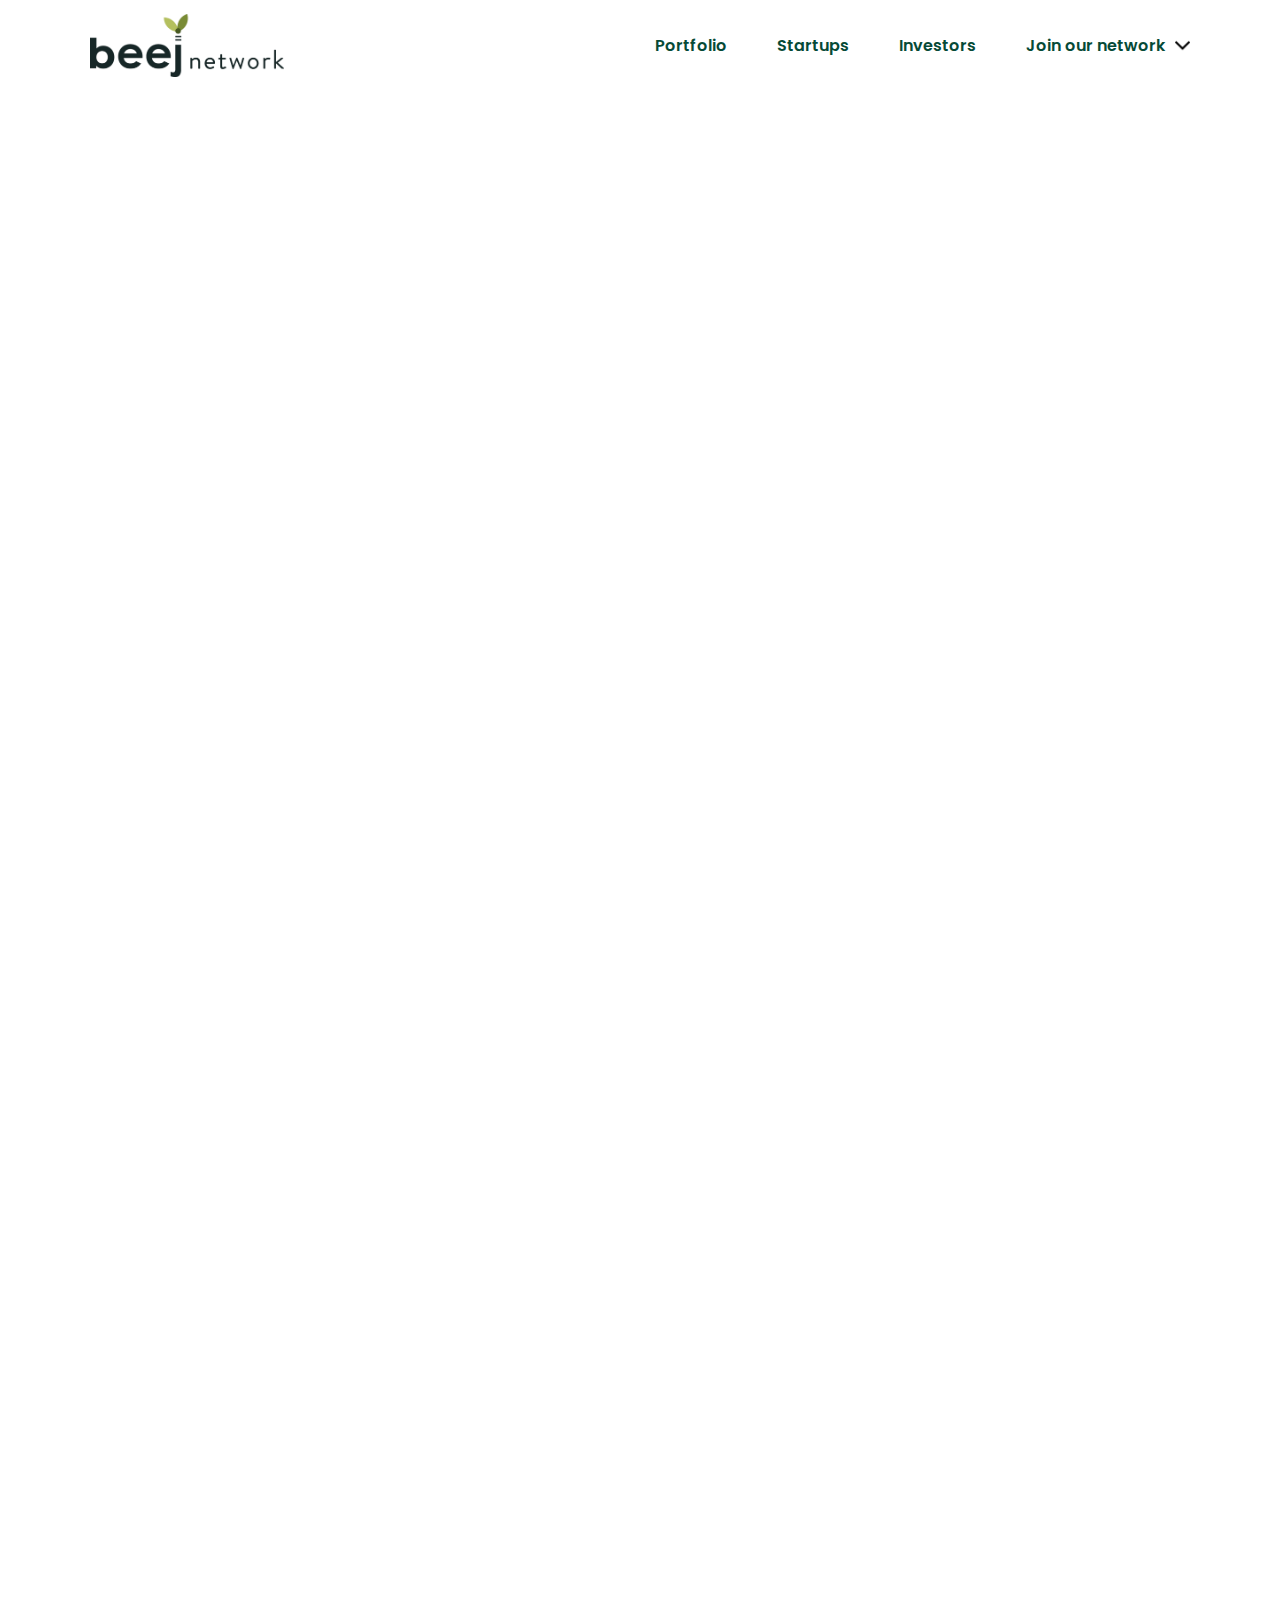
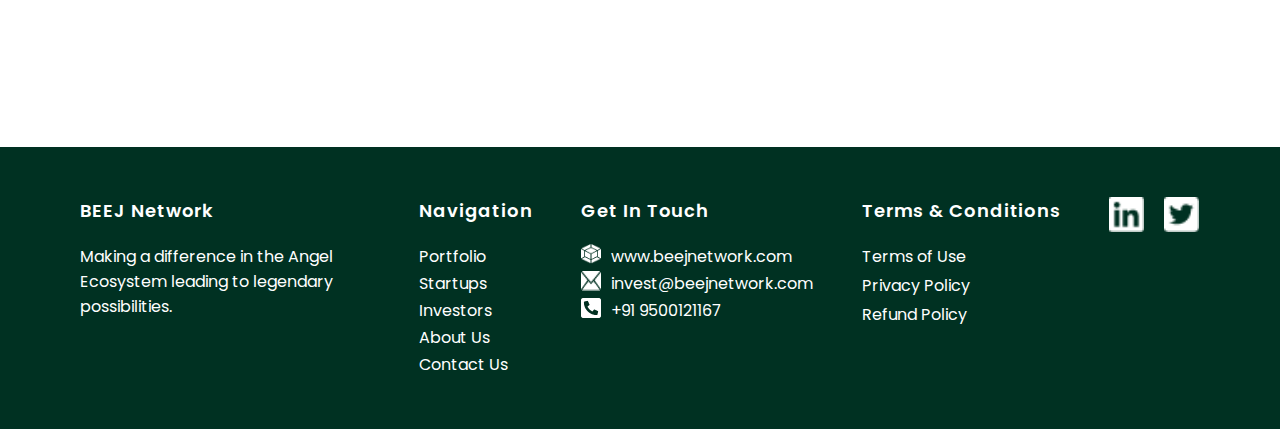
<file: applyforfunding.html>
<!DOCTYPE html>
<html lang="en">
<head>
    <meta charset="UTF-8">
    <meta http-equiv="X-UA-Compatible" content="IE=edge">
    <meta name="viewport" content="width=device-width, initial-scale=1.0">
    <title>Apply For Funding</title>
    <link rel="icon" type="image/x-icon" href="./IMAGES/favicon.png">
    <link rel="stylesheet" href="./css/index.css">
      <!-- Google Fonts -->
  <link rel="preconnect" href="https://fonts.googleapis.com" />
  <link rel="preconnect" href="https://fonts.gstatic.com" crossorigin />
  <link rel="stylesheet" href="https://unpkg.com/swiper/swiper-bundle.min.css" />
  <link rel="stylesheet" href="https://cdnjs.cloudflare.com/ajax/libs/font-awesome/6.0.0-beta3/css/all.min.css" />
  <link href="https://fonts.googleapis.com/css2?family=Poppins:wght@300;400;500;600;700&display=swap"
    rel="stylesheet" />
</head>
<body>
  <div class="hero-nav">
    <div class="hero-nav-logo">
         <a href="/"><img src="./IMAGES/logo.png" alt=""></a> 
    </div> 

    <div class="hero-nav-menu" >
      <a href="portfolio.html">Portfolio</a>
      <a href="startup.html">Startups</a>
      <a href="investor.html">Investors</a>
      <a href="" class="dropdown">Join our network <img src="./IMAGES/downarrow.png" alt="" class="downarrow"></a>

      <div class="options">
        <a href="becomeamember.html" class="option">As Investor</a>

        <a href="applyforfunding.html" class="option">As Founder</a>
      </div>                
    </div>

    <div class="hamberger">
        <div class="bar1"></div>
        <div class="bar2"></div>
        <div class="bar3"></div>
    </div>

    <div class="hamb-menu">
        <a href="portfolio.html">Portfolio</a>
        
        <a href="startup.html">Startups</a>
        
        <a href="investor.html">Investors</a>
        
        <a href="" class="dropdown">Join our network <img src="./IMAGES/whitearrow.png" alt="" class="downarrow"></a>

      <div class="res-options">
        <a href="becomeamember.html" class="option">As Investor</a>

        <a href="applyforfunding.html" class="option">As Founder</a>
      </div>  
    </div>
</div>

    <div id="zf_div_TXxnrI0keyexctz_oXIVVmGBLYj4SLhxn-F-Ank2VEs" class="startup-payment" ></div>
    <script type="text/javascript">(function() {
        try{
        var f = document.createElement("iframe");
        f.src = 'https://forms.zohopublic.in/beejnetwork/form/StartupPreliminaryDetailsIndia/formperma/TXxnrI0keyexctz_oXIVVmGBLYj4SLhxn-F-Ank2VEs?zf_rszfm=1';
        f.style.border="none";
        f.style.height="1658px";
        f.style.width="100%";
        f.style.transition="all 0.5s ease";
        var d = document.getElementById("zf_div_TXxnrI0keyexctz_oXIVVmGBLYj4SLhxn-F-Ank2VEs");
        d.appendChild(f);
        window.addEventListener('message', function (){
        var evntData = event.data;
        if( evntData && evntData.constructor == String ){
        var zf_ifrm_data = evntData.split("|");
        if ( zf_ifrm_data.length == 2 ) {
        var zf_perma = zf_ifrm_data[0];
        var zf_ifrm_ht_nw = ( parseInt(zf_ifrm_data[1], 10) + 15 ) + "px";
        var iframe = document.getElementById("zf_div_TXxnrI0keyexctz_oXIVVmGBLYj4SLhxn-F-Ank2VEs").getElementsByTagName("iframe")[0];
        if ( (iframe.src).indexOf('formperma') > 0 && (iframe.src).indexOf(zf_perma) > 0 ) {
        var prevIframeHeight = iframe.style.height;
        if ( prevIframeHeight != zf_ifrm_ht_nw ) {
        iframe.style.height = zf_ifrm_ht_nw;
        }
        }
        }
        }
        }, false);
        }catch(e){}
        })();</script>


<!---------------------Footer section --------------------->

<section class="footer-section" style="margin-top: -5px;">
    <div class="footer">
    <div class="col1">
      <h5>BEEJ Network</h6>
       <p>
        Making a difference in the Angel Ecosystem leading to legendary possibilities.
        
        </p>
    </div>
    <div class="col2">
      <h5>Navigation</h5>
      <a href="portfolio.html">Portfolio</a>
      <a href="startup.html">Startups</a>
      <a href="investor.html">Investors</a>
      <a href="about-us.html">About Us</a>
      <a href="contact-us.html">Contact Us</a>
    </div>
    <div class="col3">
      <h5>Get In Touch</h5>
     
      <div class="contact">
        <img src="./IMAGES/Icon simple-webpack.png" alt="">
        <a href="https://beejnetwork.com/">www.beejnetwork.com</a>
      </div> 
      <div class="contact">
        <img src="./IMAGES/Icon zocial-email.png" alt="">
        <a href="mailto: invest@beejnetwork.com">invest@beejnetwork.com</a>
      </div>
       <div class="contact"> 
        <img src="./IMAGES/Icon awesome-phone-square-alt.png" alt="">
       <a href="tel: +91 9500121167">+91 9500121167</a>
      </div>
    </div>
    <div class="col4">
      <h5>Terms & Conditions</h5>
      <a href="terms_of_use.html"> <p>Terms of Use</p></a>
      <a href="privacy_policy.html"> <p> Privacy Policy</p></a>
      <a href="refund_policy.html"> <p> Refund Policy</p></a>
    </div>
    <div class="col5">
      <div class="icons">
      <!-- <img src="./IMAGES/fb.png" alt=""> -->
      <a href="https://www.linkedin.com/company/beejnetwork/"><img src="./IMAGES/LinkedInLogo.png" alt=""></a>
      <a href=""><img src="./IMAGES/Twitter.png" alt=""></a>
      <!-- <img src="./IMAGES/insta.png" alt=""> -->
      </div>
    </div>
    </div>
   
  </section> 

<script src="./javascript/index.js"></script>
</body>
</html>
</file>
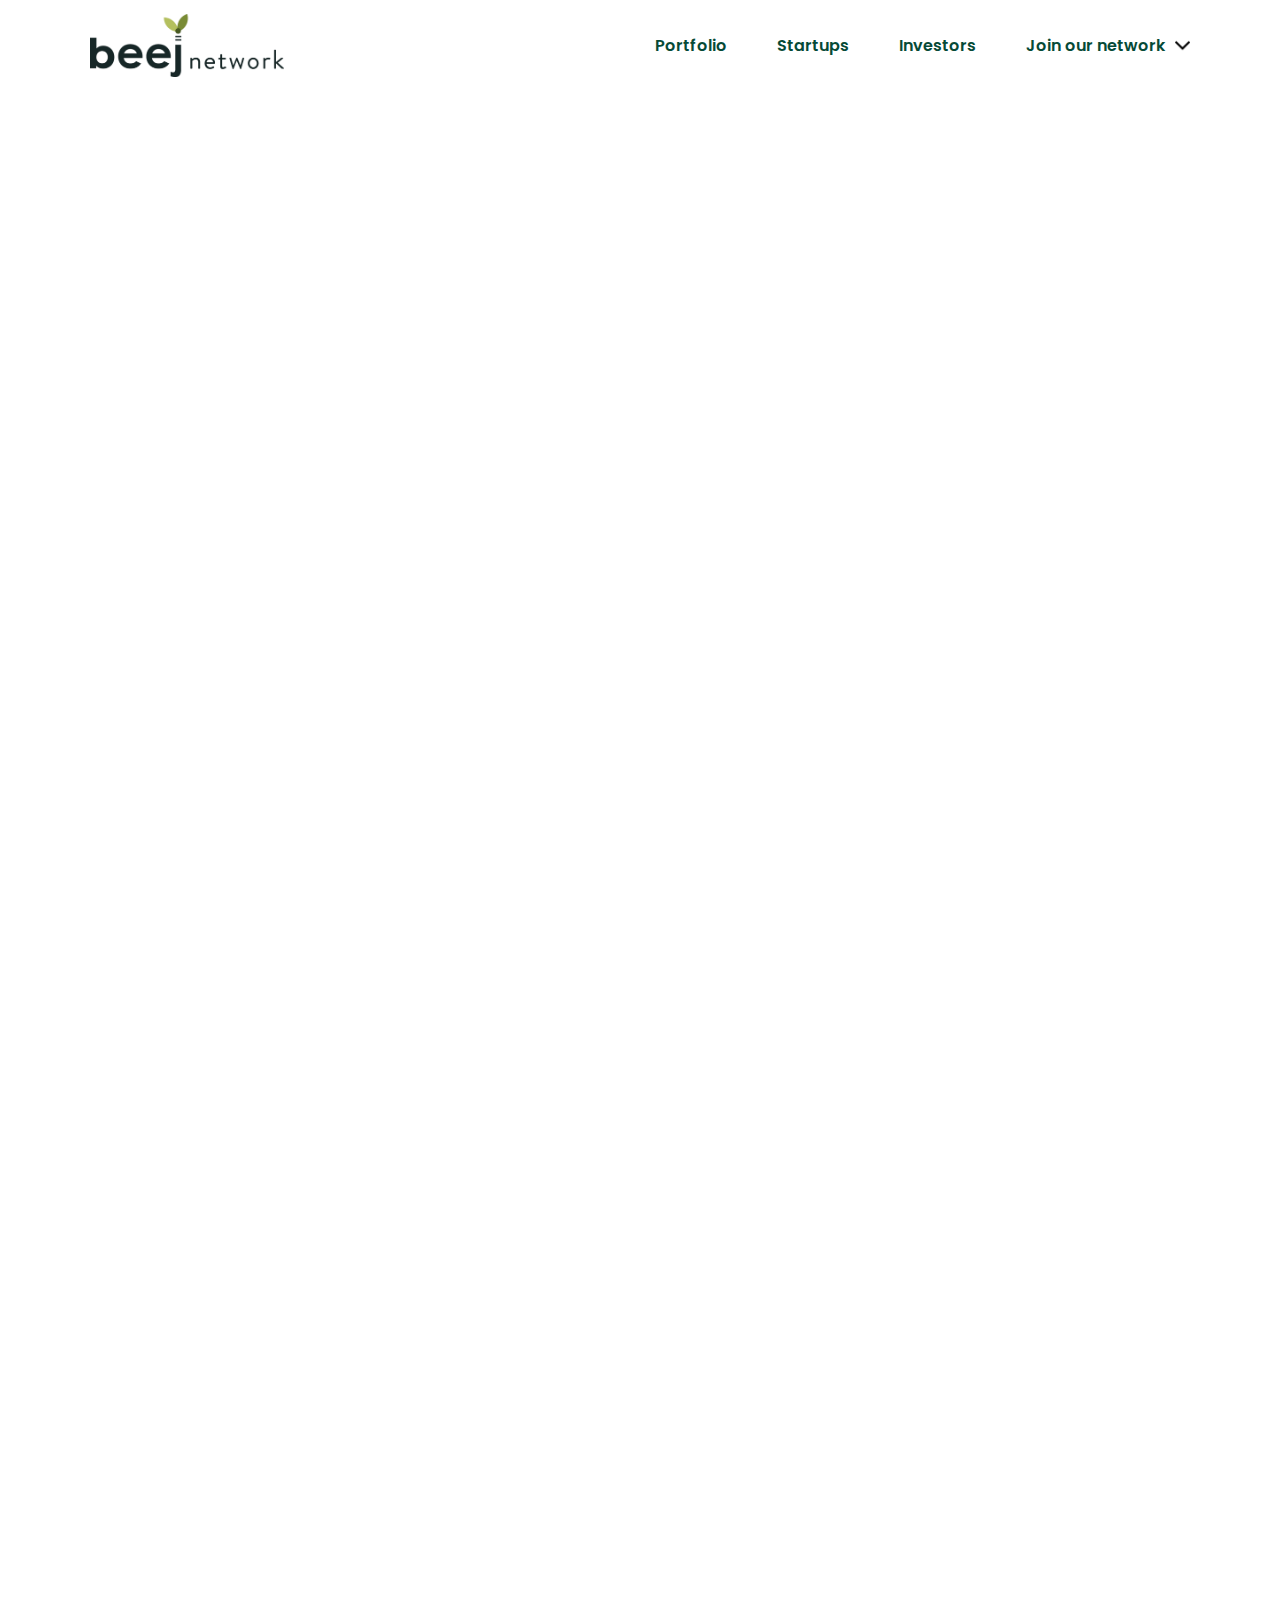
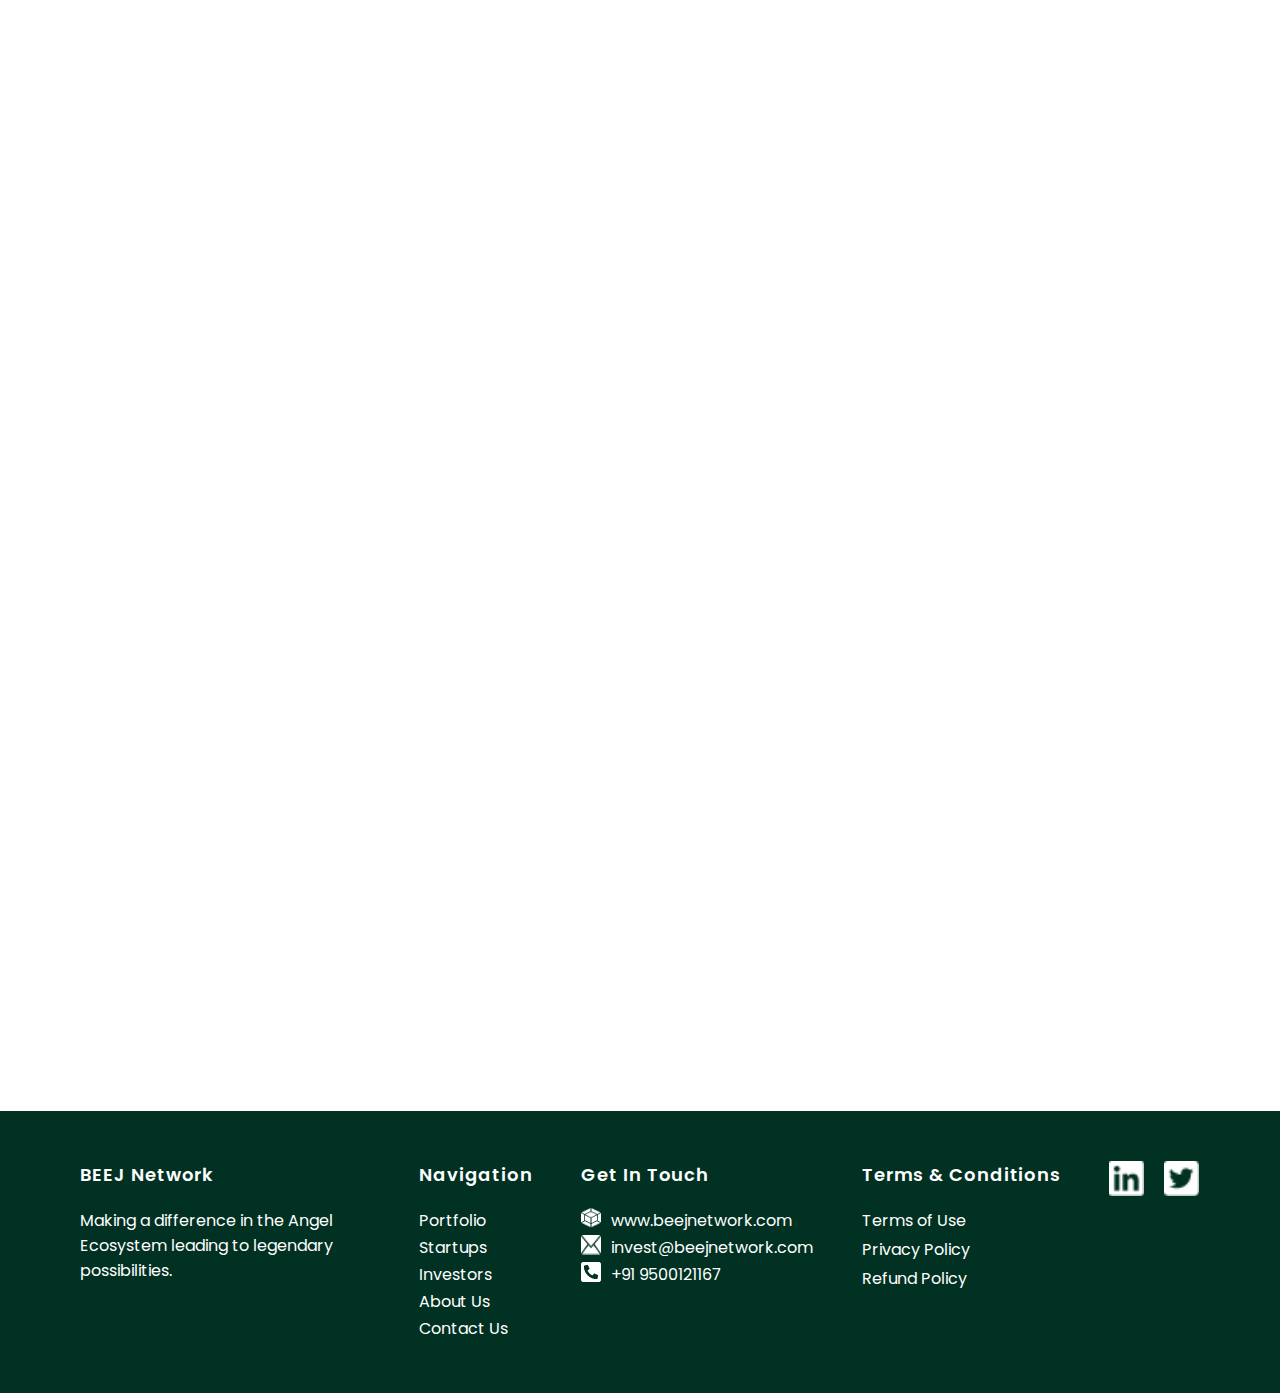
<file: becomeamember.html>
<!DOCTYPE html>
<html lang="en">
<head>
    <meta charset="UTF-8">
    <meta http-equiv="X-UA-Compatible" content="IE=edge">
    <meta name="viewport" content="width=device-width, initial-scale=1.0">
    <title>Become A Member</title>
    <link rel="icon" type="image/x-icon" href="./IMAGES/favicon.png">
    <link rel="stylesheet" href="./css/index.css">
      <!-- Google Fonts -->
  <link rel="preconnect" href="https://fonts.googleapis.com" />
  <link rel="preconnect" href="https://fonts.gstatic.com" crossorigin />
  <link rel="stylesheet" href="https://unpkg.com/swiper/swiper-bundle.min.css" />
  <link rel="stylesheet" href="https://cdnjs.cloudflare.com/ajax/libs/font-awesome/6.0.0-beta3/css/all.min.css" />
  <link href="https://fonts.googleapis.com/css2?family=Poppins:wght@300;400;500;600;700&display=swap"
    rel="stylesheet" />
</head>
<body>
  <div class="hero-nav">
    <div class="hero-nav-logo">
         <a href="/"><img src="./IMAGES/logo.png" alt=""></a> 
    </div> 

    <div class="hero-nav-menu" >
      <a href="portfolio.html">Portfolio</a>
      <a href="startup.html">Startups</a>
      <a href="investor.html">Investors</a>
      <a href="" class="dropdown">Join our network <img src="./IMAGES/downarrow.png" alt="" class="downarrow"></a>

      <div class="options">
        <a href="becomeamember.html" class="option">As Investor</a>

        <a href="applyforfunding.html" class="option">As Founder</a>
      </div>                
    </div>

    <div class="hamberger">
        <div class="bar1"></div>
        <div class="bar2"></div>
        <div class="bar3"></div>
    </div>

    <div class="hamb-menu">
        <a href="portfolio.html">Portfolio</a>
        
        <a href="startup.html">Startups</a>
        
        <a href="investor.html">Investors</a>
        
        <a href="" class="dropdown">Join our network <img src="./IMAGES/whitearrow.png" alt="" class="downarrow"></a>

      <div class="res-options">
        <a href="becomeamember.html" class="option">As Investor</a>

        <a href="applyforfunding.html" class="option">As Founder</a>
      </div>  
    </div>
</div>
   


      <div id="zf_div_qSfx87FUoJPzV0cEkty_5pTf6pYXBo1ywDVoNEWDQwk"></div><script type="text/javascript">(function() {
        try{
        var f = document.createElement("iframe");
        f.src = 'https://forms.zohopublic.in/beejnetwork/form/BeejNetworkInvestorDetailsForm/formperma/qSfx87FUoJPzV0cEkty_5pTf6pYXBo1ywDVoNEWDQwk?zf_rszfm=1';
        f.style.border="none";
        f.style.height="2622px";
        f.style.width="100%";
        f.style.marginTop="10vh"
        f.style.transition="all 0.5s ease";
        var d = document.getElementById("zf_div_qSfx87FUoJPzV0cEkty_5pTf6pYXBo1ywDVoNEWDQwk");
        d.appendChild(f);
        window.addEventListener('message', function (){
        var evntData = event.data;
        if( evntData && evntData.constructor == String ){
        var zf_ifrm_data = evntData.split("|");
        if ( zf_ifrm_data.length == 2 ) {
        var zf_perma = zf_ifrm_data[0];
        var zf_ifrm_ht_nw = ( parseInt(zf_ifrm_data[1], 10) + 15 ) + "px";
        var iframe = document.getElementById("zf_div_qSfx87FUoJPzV0cEkty_5pTf6pYXBo1ywDVoNEWDQwk").getElementsByTagName("iframe")[0];
        if ( (iframe.src).indexOf('formperma') > 0 && (iframe.src).indexOf(zf_perma) > 0 ) {
        var prevIframeHeight = iframe.style.height;
        if ( prevIframeHeight != zf_ifrm_ht_nw ) {
        iframe.style.height = zf_ifrm_ht_nw;
        }
        }
        }
        }
        }, false);
        }catch(e){}
        })();</script>

<!---------------------Footer section --------------------->

<section class="footer-section" style="margin-top: -5px;">
    <div class="footer">
    <div class="col1">
      <h5>BEEJ Network</h6>
       <p>
        Making a difference in the Angel Ecosystem leading to legendary possibilities.
        
        </p>
    </div>
    <div class="col2">
      <h5>Navigation</h5>
      <a href="portfolio.html">Portfolio</a>
      <a href="startup.html">Startups</a>
      <a href="investor.html">Investors</a>
      <a href="about-us.html">About Us</a>
      <a href="contact-us.html">Contact Us</a>
    </div>
    <div class="col3">
      <h5>Get In Touch</h5>
     
      <div class="contact">
        <img src="./IMAGES/Icon simple-webpack.png" alt="">
        <a href="https://beejnetwork.com/">www.beejnetwork.com</a>
      </div> 
      <div class="contact">
        <img src="./IMAGES/Icon zocial-email.png" alt="">
        <a href="mailto: invest@beejnetwork.com">invest@beejnetwork.com</a>
      </div>
       <div class="contact"> 
        <img src="./IMAGES/Icon awesome-phone-square-alt.png" alt="">
       <a href="tel: +91 9500121167">+91 9500121167</a>
      </div>
    </div>
    <div class="col4">
      <h5>Terms & Conditions</h5>
      <a href="terms_of_use.html"> <p>Terms of Use</p></a>
      <a href="privacy_policy.html"> <p> Privacy Policy</p></a>
      <a href="refund_policy.html"> <p> Refund Policy</p></a>
    </div>
    <div class="col5">
      <div class="icons">
      <!-- <img src="./IMAGES/fb.png" alt=""> -->
      <a href="https://www.linkedin.com/company/beejnetwork/"><img src="./IMAGES/LinkedInLogo.png" alt=""></a>
      <a href=""><img src="./IMAGES/Twitter.png" alt=""></a>
      <!-- <img src="./IMAGES/insta.png" alt=""> -->
      </div>
    </div>
    </div>
   
  </section> 


        <script src="./javascript/index.js"></script>
</body>
</html>
</file>
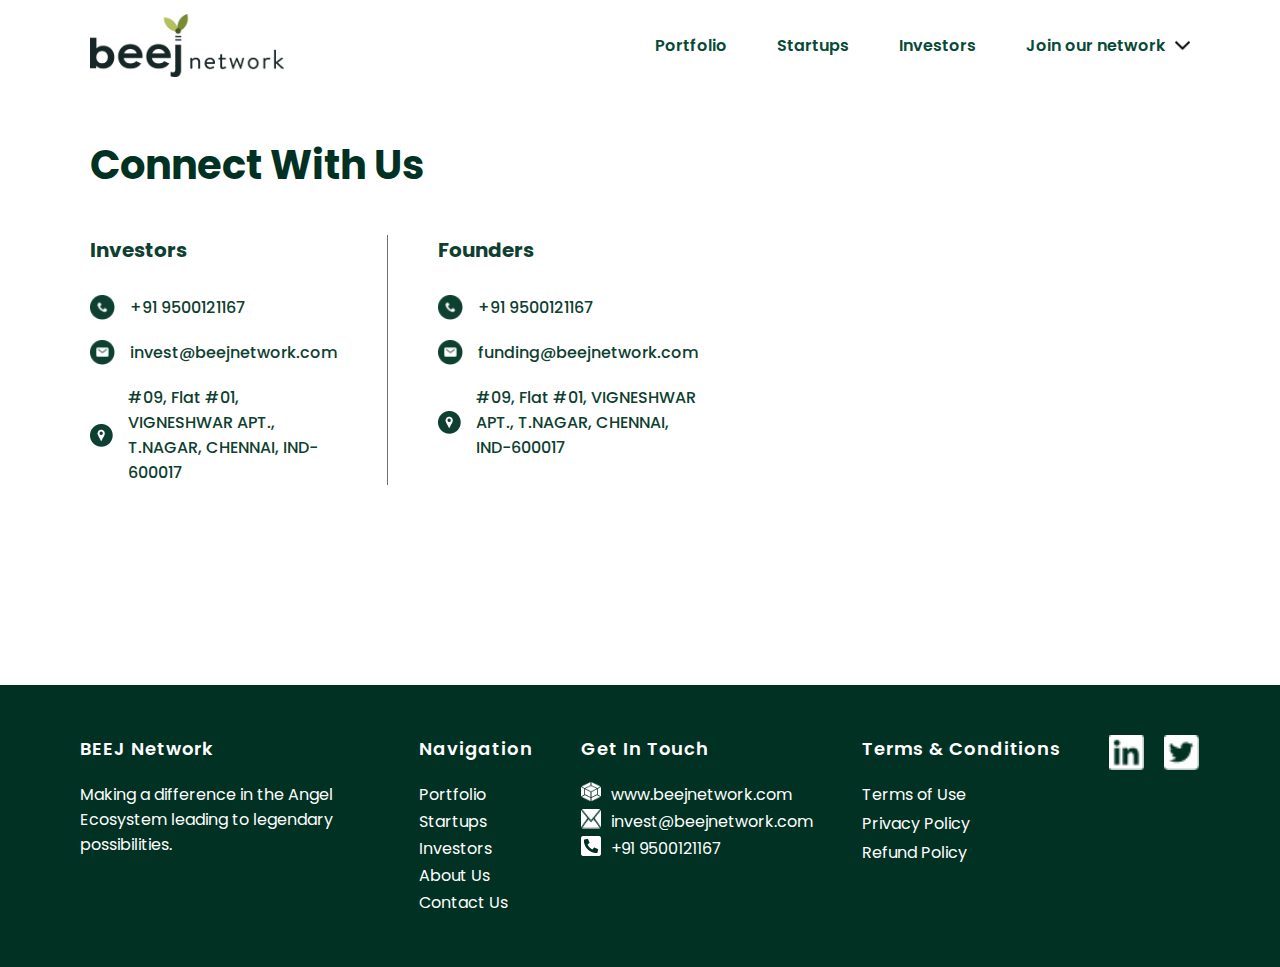
<file: contact-us.html>
<!DOCTYPE html>
<html lang="en">
<head>
    <meta charset="UTF-8">
    <meta http-equiv="X-UA-Compatible" content="IE=edge">
    <meta name="viewport" content="width=device-width, initial-scale=1.0">
    <link rel="shortcut icon" href="./IMAGES/favicon.png" type="image/x-icon">
    <title>Beej Network | Connect With Us</title>
    <link rel="stylesheet" href="./css/index.css" />
    <!-- Google Fonts -->
    <link rel="preconnect" href="https://fonts.googleapis.com" />
    <link rel="preconnect" href="https://fonts.gstatic.com" crossorigin />
    <link
      href="https://fonts.googleapis.com/css2?family=Poppins:wght@300;400;500;600;700&display=swap"
      rel="stylesheet"
    />
</head>
<body>
  <div class="hero-nav">
    <div class="hero-nav-logo">
         <a href="/"><img src="./IMAGES/logo.png" alt=""></a> 
    </div> 

    <div class="hero-nav-menu" >
      <a href="portfolio.html">Portfolio</a>
      <a href="startup.html">Startups</a>
      <a href="investor.html">Investors</a>
      <a href="" class="dropdown">Join our network <img src="./IMAGES/downarrow.png" alt="" class="downarrow"></a>

      <div class="options">
        <a href="becomeamember.html" class="option">As Investor</a>

        <a href="applyforfunding.html" class="option">As Founder</a>
      </div>                
    </div>

    <div class="hamberger">
        <div class="bar1"></div>
        <div class="bar2"></div>
        <div class="bar3"></div>
    </div>

    <div class="hamb-menu">
        <a href="portfolio.html">Portfolio</a>
        
        <a href="startup.html">Startups</a>
        
        <a href="investor.html">Investors</a>
        
        <a href="" class="dropdown">Join our network <img src="./IMAGES/whitearrow.png" alt="" class="downarrow"></a>

      <div class="res-options">
        <a href="becomeamember.html" class="option">As Investor</a>

        <a href="applyforfunding.html" class="option">As Founder</a>
      </div>  
    </div>
</div>

        <div class="connect">
            
          <h2>Connect With Us</h2>
            <div class="connect-address">
              
               <!-- <div class="location-data"> -->
                
                <div class="connect-address-details">
               
                  <div class="inevestors-address" id="investor">
                      <h3>Investors</h3>
                      <div class="address-details">
                          <img src="./IMAGES/call.png" alt="">
                          <p>+91 9500121167</p>
                      </div>
                      <div class="address-details">
                          <img src="./IMAGES/mail.png" alt="">
                          <p>invest@beejnetwork.com</p>
                      </div>
                      <div class="address-details">
                          <img src="./IMAGES/location.png" alt="">
                          <p>#09, Flat #01, VIGNESHWAR APT., T.NAGAR, CHENNAI, IND-600017</p>
                      </div>
                  </div>
                  
                  <div class="inevestors-address">
                      <h3>Founders</h3>
                      <div class="address-details">
                          <img src="./IMAGES/call.png" alt="">
                          <p>+91 9500121167</p>
                      </div>
                      <div class="address-details">
                          <img src="./IMAGES/mail.png" alt="">
                          <p>funding@beejnetwork.com</p>
                      </div>
                      <div class="address-details">
                          <img src="./IMAGES/location.png" alt="">
                          <p>#09, Flat #01, VIGNESHWAR APT., T.NAGAR, CHENNAI, IND-600017</p>
                      </div>
                  </div>
  
              </div>
  
              <div class="maps">
                <iframe src="https://www.google.com/maps/embed?pb=!1m14!1m8!1m3!1d15546.701078898051!2d80.2320942!3d13.0563301!3m2!1i1024!2i768!4f13.1!3m3!1m2!1s0x3a52679bcf45e8dd%3A0x859c5bfc00414dbe!2sSunil%20Sethia%20%26%20Associates!5e0!3m2!1sen!2sin!4v1667820310735!5m2!1sen!2sin" width="600" height="450" style="border:0;" allowfullscreen="" loading="lazy" referrerpolicy="no-referrer-when-downgrade"></iframe>
  
              </div>
               <!-- </div> -->
            </div>

           
        </div>

        <section class="footer-section">
            <div class="footer">
            <div class="col1">
              <h5>BEEJ Network</h6>
               <p>
                Making a difference in the Angel Ecosystem leading to legendary possibilities.
                
                </p>
            </div>
            <div class="col2">
              <h5>Navigation</h5>
              <!-- <p>People</p>
              <p>Porfolio</p>
              <p>Webinars & Blogs</p> -->
              <a href="portfolio.html">Portfolio</a>
              <a href="startup.html">Startups</a>
              <a href="investor.html">Investors</a>
              <a href="about-us.html">About Us</a>
              <a href="contact-us.html">Contact Us</a>
                    
            </div>
            <div class="col3">
              <h5>Get In Touch</h5>
             
              <div class="contact">
                <img src="./IMAGES/Icon simple-webpack.png" alt="">
                <a href="https://beejnetwork.com/">www.beejnetwork.com</a>
              </div> 
              <div class="contact">
                <img src="./IMAGES/Icon zocial-email.png" alt="">
                <a href="mailto: invest@beejnetwork.com">invest@beejnetwork.com</a>
              </div>
               <div class="contact"> 
                <img src="./IMAGES/Icon awesome-phone-square-alt.png" alt="">
               <a href="tel: +91 9500121167">+91 9500121167</a>
              </div>
            </div>
            <div class="col4">
              <h5>Terms & Conditions</h5>
              <a href="terms_of_use.html"> <p>Terms of Use</p></a>
              <a href="privacy_policy.html"> <p> Privacy Policy</p></a>
              <a href="refund_policy.html"> <p> Refund Policy</p></a>
            </div>
            <div class="col5">
              <div class="icons">
              <!-- <img src="./IMAGES/fb.png" alt=""> -->
              <a href="https://www.linkedin.com/company/beejnetwork/"><img src="./IMAGES/LinkedInLogo.png" alt=""></a>
              <a href=""><img src="./IMAGES/Twitter.png" alt=""></a>
              <!-- <img src="./IMAGES/insta.png" alt=""> -->
              </div>
            </div>
            </div>
           
          </section> 

    
    <script src="./javascript/index.js"></script>
    
</body>
</html>
</file>
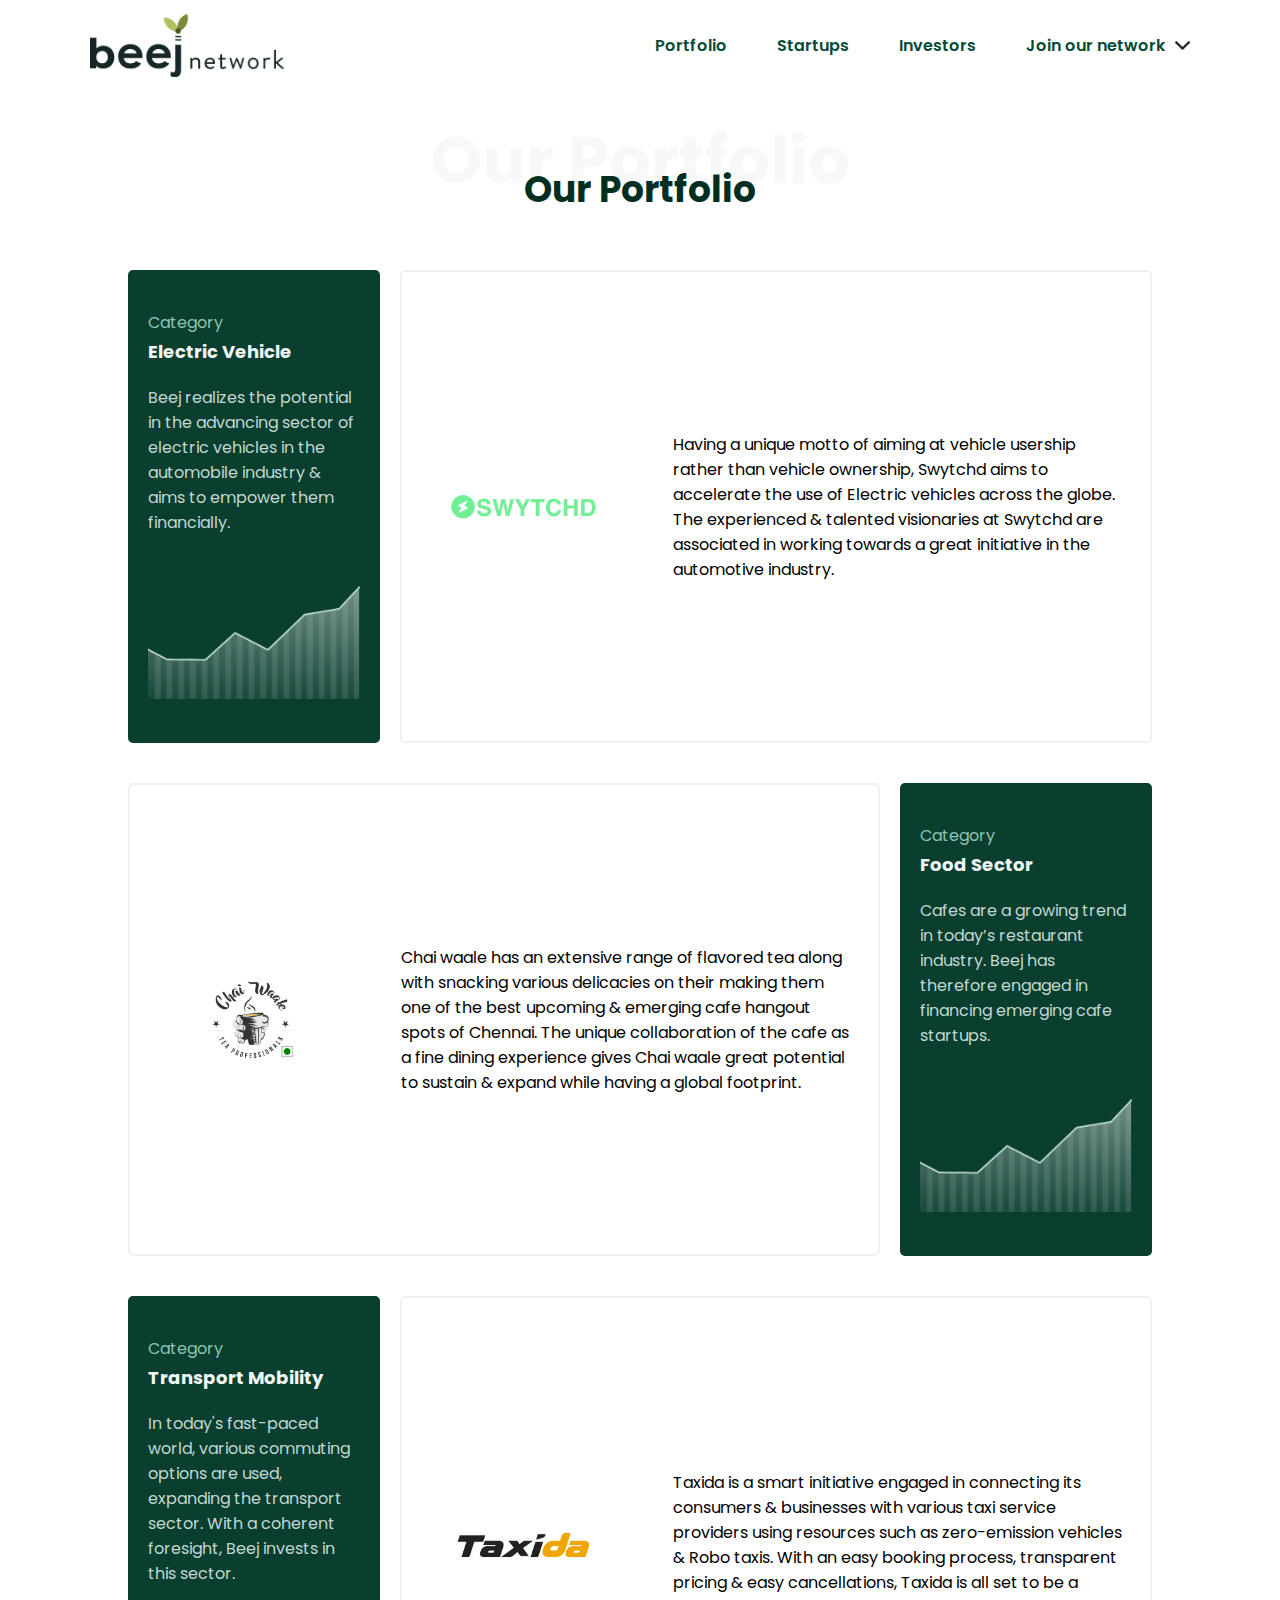
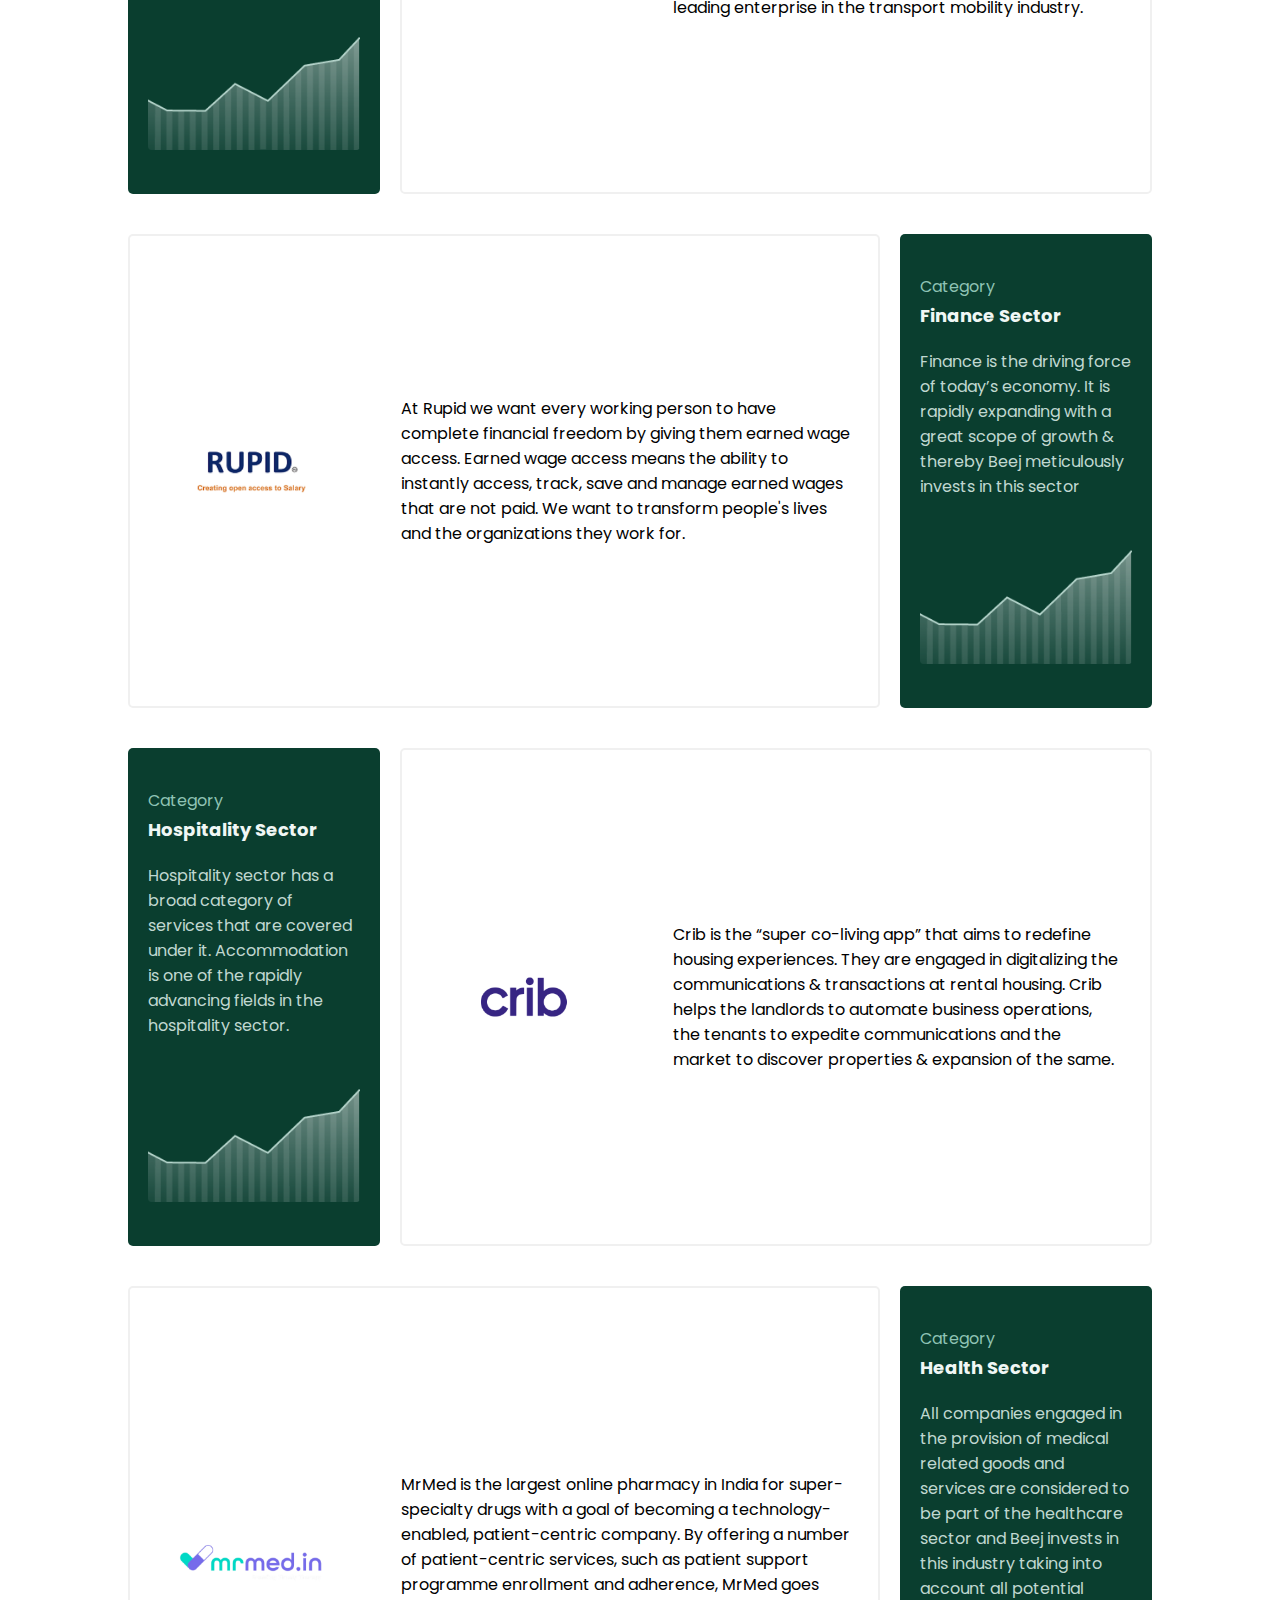
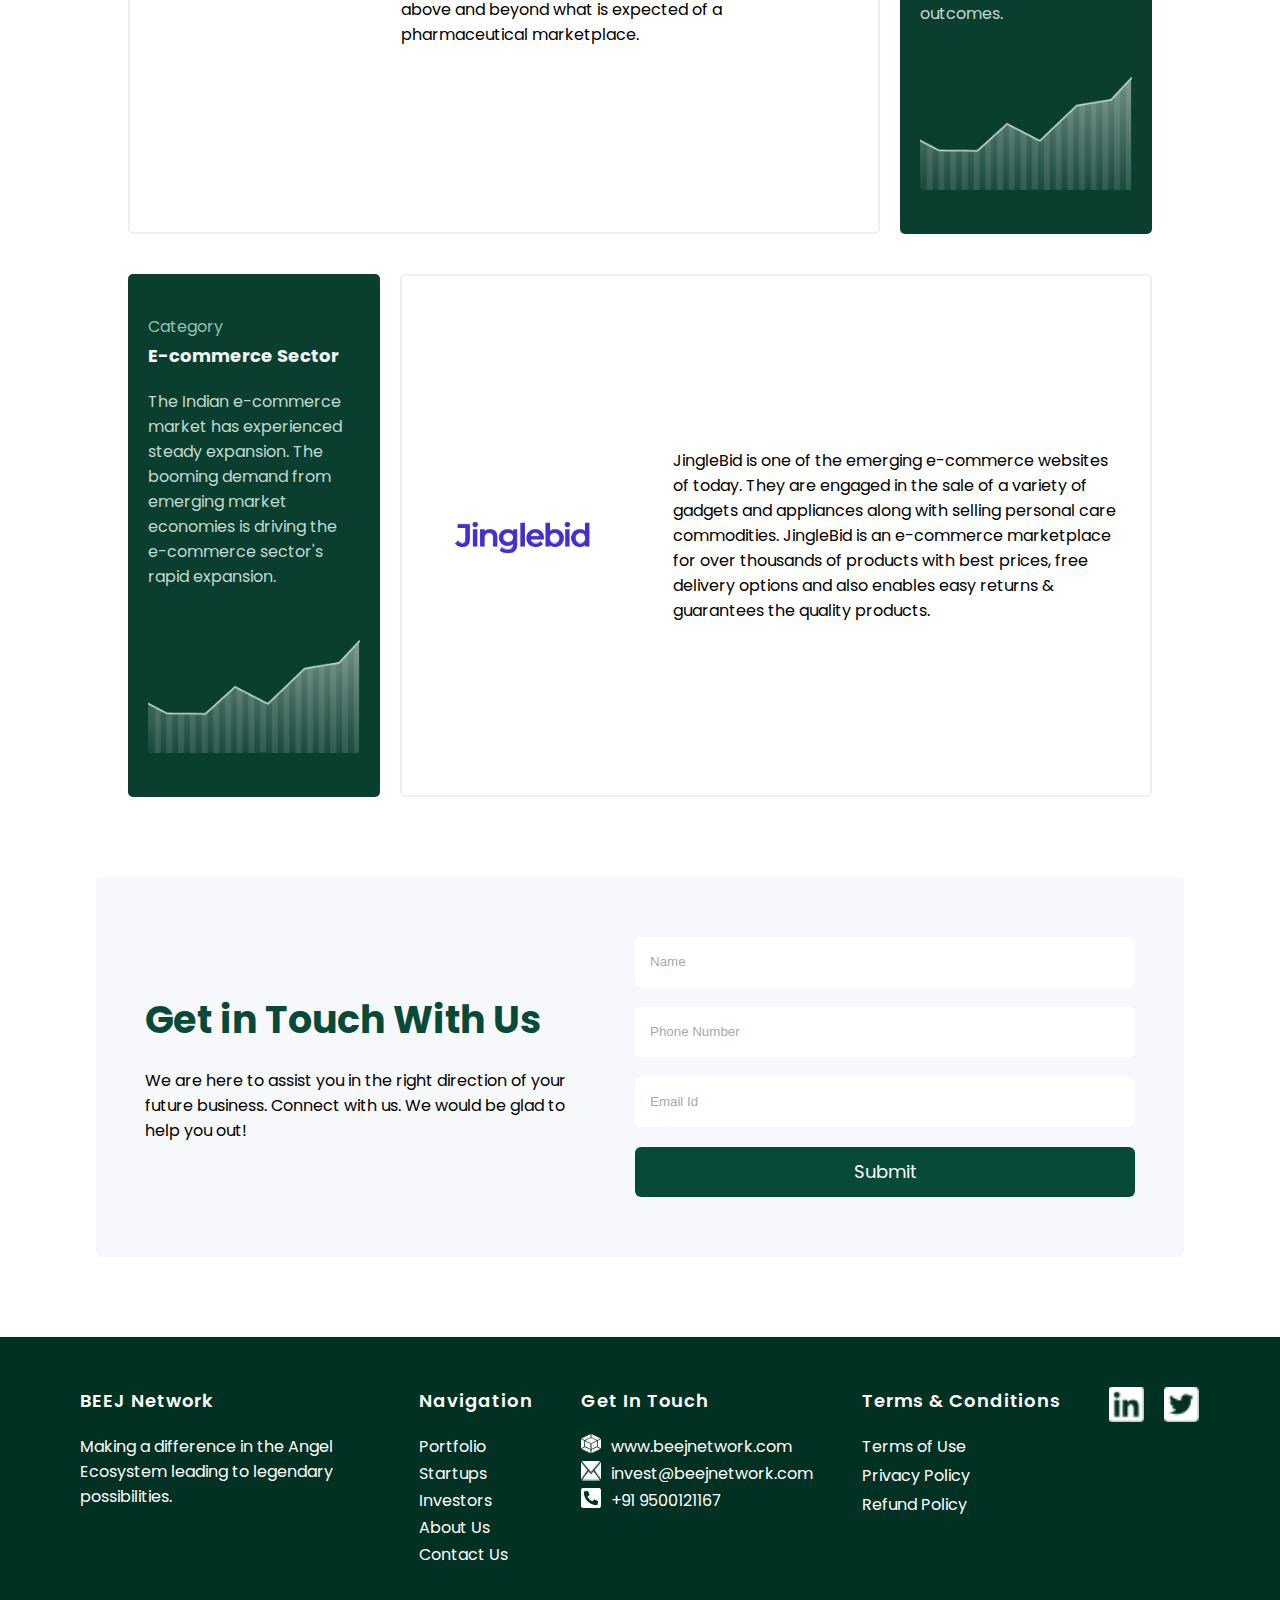
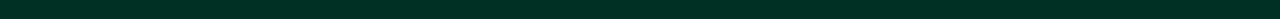
<file: portfolio.html>
<!DOCTYPE html>
<html lang="en">
  <head>
    <meta charset="UTF-8" />
    <meta http-equiv="X-UA-Compatible" content="IE=edge" />
    <meta name="viewport" content="width=device-width, initial-scale=1.0" />
    <title>Beej Network | Portfolio</title>

    <!-- Style Sheet -->
    <!-- <link rel="stylesheet" href="./css/portfolio.css" /> -->
    <link rel="stylesheet" href="./css/index.css"/>
    <link rel="icon" type="image/x-icon" href="./IMAGES/favicon.png">


    <!-- Google Fonts -->
    <link rel="preconnect" href="https://fonts.googleapis.com" />
    <link rel="preconnect" href="https://fonts.gstatic.com" crossorigin />
    <link
      href="https://fonts.googleapis.com/css2?family=Poppins:wght@300;400;500;600;700&display=swap"
      rel="stylesheet"
    />
  </head>
  <body>
<div class="main-section">
      <!-- navbar-start -->
      <div class="hero-nav">
        <div class="hero-nav-logo">
             <a href="/"><img src="./IMAGES/logo.png" alt=""></a> 
        </div> 

        <div class="hero-nav-menu" >
          <a href="portfolio.html">Portfolio</a>
          <a href="startup.html">Startups</a>
          <a href="investor.html">Investors</a>
          <a href="" class="dropdown">Join our network <img src="./IMAGES/downarrow.png" alt="" class="downarrow"></a>

          <div class="options">
            <a href="becomeamember.html" class="option">As Investor</a>

            <a href="applyforfunding.html" class="option">As Founder</a>
          </div>                
        </div>

        <div class="hamberger">
            <div class="bar1"></div>
            <div class="bar2"></div>
            <div class="bar3"></div>
        </div>

        <div class="hamb-menu">
            <a href="portfolio.html">Portfolio</a>
            
            <a href="startup.html">Startups</a>
            
            <a href="investor.html">Investors</a>
            
            <a href="" class="dropdown">Join our network <img src="./IMAGES/whitearrow.png" alt="" class="downarrow"></a>

          <div class="res-options">
            <a href="becomeamember.html" class="option">As Investor</a>

            <a href="applyforfunding.html" class="option">As Founder</a>
          </div>  
        </div>
    </div>
      <!-- navbar-end -->
        <!-- ---------------------- portfolio Page ---------------------- -->
        <div class="portfolio">
          <!-- ---------------------- Section One ---------------------- -->
          <div class="headings" >
            <h2 class="highlight">Our Portfolio</h2>
            <h2 class="shadow">Our Portfolio</h2>
          </div>
        
    
          <!-- ---------------------- Section Two ---------------------- -->
      <div class="profolio-sections">

        <section class="portfolio-box" id="section2">
          <div class="portfolio-box-part1">
            <div class="box-headings">
              <p class="pheading1">Category</p>
              <p class="pheading2">Electric Vehicle</p>
            </div>
  
            <div class="para1">
              <p>
                Beej realizes the potential in the advancing sector of electric vehicles in the automobile industry & aims to empower them financially.
              </p>
            </div>
  
            <div class="img">
              <img src="./IMAGES/graph.png" alt="" />
            </div>
          </div>
          <div class="portfolio-box-part2">
            <div class="img">
              <img src="./IMAGES/swytchd.png" alt="" />
            </div>
            <div class="para2">
              <p>
                Having a unique motto of aiming at vehicle usership rather than vehicle ownership, Swytchd aims to accelerate the use of Electric vehicles across the globe. The experienced & talented visionaries at Swytchd are associated in working towards a great initiative in the automotive industry. 
              </p>
            </div>
          </div>
          <!-- <div class="line"></div> -->
        </section>
       
        <section class="portfolio-box" id="section3">
          <div class="portfolio-box-part1">
            <div class="box-headings">
              <p class="pheading1">Category</p>
              <p class="pheading2">Food Sector</p>
            </div>
  
            <div class="para1">
              <p>
                Cafes are a growing trend in today’s restaurant industry. Beej has therefore engaged in financing emerging cafe startups.
              </p>
            </div>
            <div class="img"><img src="./IMAGES/graph.png" alt="" /></div>
          </div>
          <div class="portfolio-box-part2">
            <div class="img">
              <img src="./IMAGES/chaiwale.png" alt="" />
            </div>
            <div class="para2">
              <p>
                Chai waale has an extensive range of flavored tea along with snacking various delicacies on their making them one of the best upcoming & emerging cafe hangout spots of Chennai. The unique collaboration of the cafe as a fine dining experience gives Chai waale great potential to sustain & expand while having a global footprint. 
            </div>
          </div>
          <!-- <div class="line"></div> -->
        </section>
        
        <section class="portfolio-box" id="section2">
          <div class="portfolio-box-part1">
            <div class="box-headings">
              <p class="pheading1">Category</p>
              <p class="pheading2">Transport Mobility</p>
            </div>
            <div class="para1">
              <p>
                In today's fast-paced world, various commuting options are used, expanding the transport sector. With a coherent foresight, Beej invests in this sector.
              </p>
            </div>
            <div class="img"><img src="./IMAGES/graph.png" alt="" /></div>
          </div>
          <div class="portfolio-box-part2">
            <div class="img">
              <img src="./IMAGES/taxida.png" alt="" />
            </div>
            <div class="para2">
              <p>
                Taxida is a smart initiative engaged in connecting its consumers & businesses with various taxi service providers using resources such as zero-emission vehicles & Robo taxis. With an easy booking process, transparent pricing & easy cancellations, Taxida is all set to be a leading enterprise in the transport mobility industry. 
              </p>
            </div>
          </div>
        </section>
        
        <section class="portfolio-box" id="section3">
          <div class="portfolio-box-part1">
            <div class="box-headings">
              <p class="pheading1">Category</p>
              <p class="pheading2">Finance Sector</p>
            </div>
  
            <div class="para1">
              <p>
                Finance is the driving force of today’s economy. It is rapidly expanding with a great scope of growth & thereby Beej meticulously invests in this sector
              </p>
            </div>
            <div class="img"><img src="./IMAGES/graph.png" alt="" /></div>
          </div>
          <div class="portfolio-box-part2">
            <div class="img">
              <img src="./IMAGES/rupid.png" alt="" />
            </div>
            <div class="para2">
              <p>
                
      At Rupid we want every working person to have complete financial freedom by giving them earned wage access.
      Earned wage access means the ability to instantly access, track, save and manage earned wages that are not paid. We want to transform people's lives and the organizations they work for.
  
              </p>
            </div>
          </div>
          <!-- <div class="line"></div> -->
        </section>

        <section class="portfolio-box" id="section2">
          <div class="portfolio-box-part1">
            <div class="box-headings">
              <p class="pheading1">Category</p>
              <p class="pheading2">Hospitality Sector</p>
            </div>
  
            <div class="para1">
              <p>
                Hospitality sector has a broad category of services that are covered under it. Accommodation is one of the rapidly advancing fields in the hospitality sector.
              </p>
            </div>
  
            <div class="img">
              <img src="./IMAGES/graph.png" alt="" />
            </div>
          </div>
          <div class="portfolio-box-part2">
            <div class="img">
              <img src="./IMAGES/crib.png" alt="" />
            </div>
            <div class="para2">
              <p>
                Crib  is the “super co-living app” that aims to redefine housing experiences. They are engaged in digitalizing the communications & transactions at rental housing. Crib helps the landlords to automate business operations, the tenants to expedite communications and the market to discover properties & expansion of the same.
              </p>
            </div>
          </div>
          <!-- <div class="line"></div> -->
        </section>

        <section class="portfolio-box" id="section3">
          <div class="portfolio-box-part1">
            <div class="box-headings">
              <p class="pheading1">Category</p>
              <p class="pheading2">Health Sector</p>
            </div>
  
            <div class="para1">
              <p>
                All companies engaged in the provision of medical related goods and services are considered to be part of the healthcare sector and Beej invests in this industry taking into account all potential outcomes.
              </p>
            </div>
            <div class="img"><img src="./IMAGES/graph.png" alt="" /></div>
          </div>
          <div class="portfolio-box-part2">
            <div class="img">
              <img src="./IMAGES/med.png" alt="" />
            </div>
            <div class="para2">
              <p>MrMed is the largest online pharmacy in India for super-specialty drugs with a goal of becoming a technology-enabled, patient-centric company. By offering a number of patient-centric services, such as patient support programme enrollment and adherence, MrMed goes above and beyond what is expected of a pharmaceutical marketplace.

              </p>
            </div>
          </div>
          <!-- <div class="line"></div> -->
        </section>

        <section class="portfolio-box" id="section2">
          <div class="portfolio-box-part1">
            <div class="box-headings">
              <p class="pheading1">Category</p>
              <p class="pheading2">E-commerce Sector</p>
            </div>
  
            <div class="para1">
              <p>
                The Indian e-commerce market has experienced steady expansion. The booming demand from emerging market economies is driving the e-commerce sector's rapid expansion.
              </p>
            </div>
  
            <div class="img">
              <img src="./IMAGES/graph.png" alt="" />
            </div>
          </div>
          <div class="portfolio-box-part2">
            <div class="img">
              <img src="./IMAGES/jinglebid.png" alt="" />
            </div>
            <div class="para2">
              <p>
                JingleBid is one of the emerging e-commerce websites of today. They are engaged in the sale of a variety of gadgets and appliances along with selling personal care commodities. JingleBid is an e-commerce marketplace for over thousands of products with best prices, free delivery options and also enables easy returns & guarantees the quality products.
              </p>
            </div>
          </div>
          <!-- <div class="line"></div> -->
        </section>

      </div>
         
        </div>
       
        <!-- 10.GET IN TOUCH WITH US   START -->
    <section class="get-in-touch" id="callback">
      <div class="get-in-touch-content">
        <p class="get-heading">Get in Touch With Us</p>
        <p class="para">We are here to assist you in the right direction of your future business. Connect with us. We would be glad to help you out! </p>
      </div>
      <div class="get-in-touch-form">
        <form action="" id="form">
    
          <div class="valid v1">
            <input
              type="text"
              class="Name"
              placeholder="Name"
              id="name"
              autocomplete="off"
            />
            <span class="span">!
              <!-- <img class="span-img" src="/images/check.png" alt=""> -->
            </span>
          </div>
          <div class="valid v2">
            <input
              type="text"
              placeholder="Phone Number"
              id="phone"
              autocomplete="off"
            />
            <span class="span">!</span>
          </div>
          <div class="valid v3">
            <input
              type="email"
              placeholder="Email Id"
              id="email"
              autocomplete="off"
            />
            <span class="span">!</span>
          </div>
          <button class="btn btn-primary" id="submit">Submit</button>
        </form>
    
        <!-- succes popup -->
    
        <div class="booking-success">
          <div class="close-msg">&#10006;</div>
          <div class="success-img">
            <img src="./IMAGES/success.png" alt="" />
          </div>
          <div class="success-msg">
            <h3>Success</h3>
          </div>
          <div class="booked-msg">
            <p>submitted</p>
          </div>
        </div>
      </div>
     
    </section>
    <!-- GET IN TOUCH WITH US   END -->
    
    
    <!-- 12.FOOTER   START -->
    <section class="footer-section">
      <div class="footer">
      <div class="col1">
        <h5>BEEJ Network</h6>
         <p>
          Making a difference in the Angel Ecosystem leading to legendary possibilities.
          
          </p>
      </div>
      <div class="col2">
        <h5>Navigation</h5>
        <!-- <p>People</p>
        <p>Porfolio</p>
        <p>Webinars & Blogs</p> -->
        <a href="portfolio.html">Portfolio</a>
        <a href="startup.html">Startups</a>
        <a href="investor.html">Investors</a>
        <a href="about-us.html">About Us</a>
        <a href="contact-us.html">Contact Us</a>
              
      </div>
      <div class="col3">
        <h5>Get In Touch</h5>
       
        <div class="contact">
          <img src="./IMAGES/Icon simple-webpack.png" alt="">
          <a href="https://beejnetwork.com/">www.beejnetwork.com</a>
        </div> 
        <div class="contact">
          <img src="./IMAGES/Icon zocial-email.png" alt="">
          <a href="mailto: invest@beejnetwork.com">invest@beejnetwork.com</a>
        </div>
         <div class="contact"> 
          <img src="./IMAGES/Icon awesome-phone-square-alt.png" alt="">
         <a href="tel: +91 9500121167">+91 9500121167</a>
        </div>
      </div>
      <div class="col4">
        <h5>Terms & Conditions</h5>
        <a href="terms_of_use.html"> <p>Terms of Use</p></a>
        <a href="privacy_policy.html"> <p> Privacy Policy</p></a>
        <a href="refund_policy.html"> <p> Refund Policy</p></a>
      </div>
      <div class="col5">
        <div class="icons">
        <!-- <img src="./IMAGES/fb.png" alt=""> -->
        <a href="https://www.linkedin.com/company/beejnetwork/"><img src="./IMAGES/LinkedInLogo.png" alt=""></a>
        <a href=""><img src="./IMAGES/Twitter.png" alt=""></a>
        <!-- <img src="./IMAGES/insta.png" alt=""> -->
        </div>
      </div>
      </div>
     
    </section> 
</div>
<!-- FOOTER   END-->
<script src="./javascript/index.js"></script>
  </body>
</html>
</file>
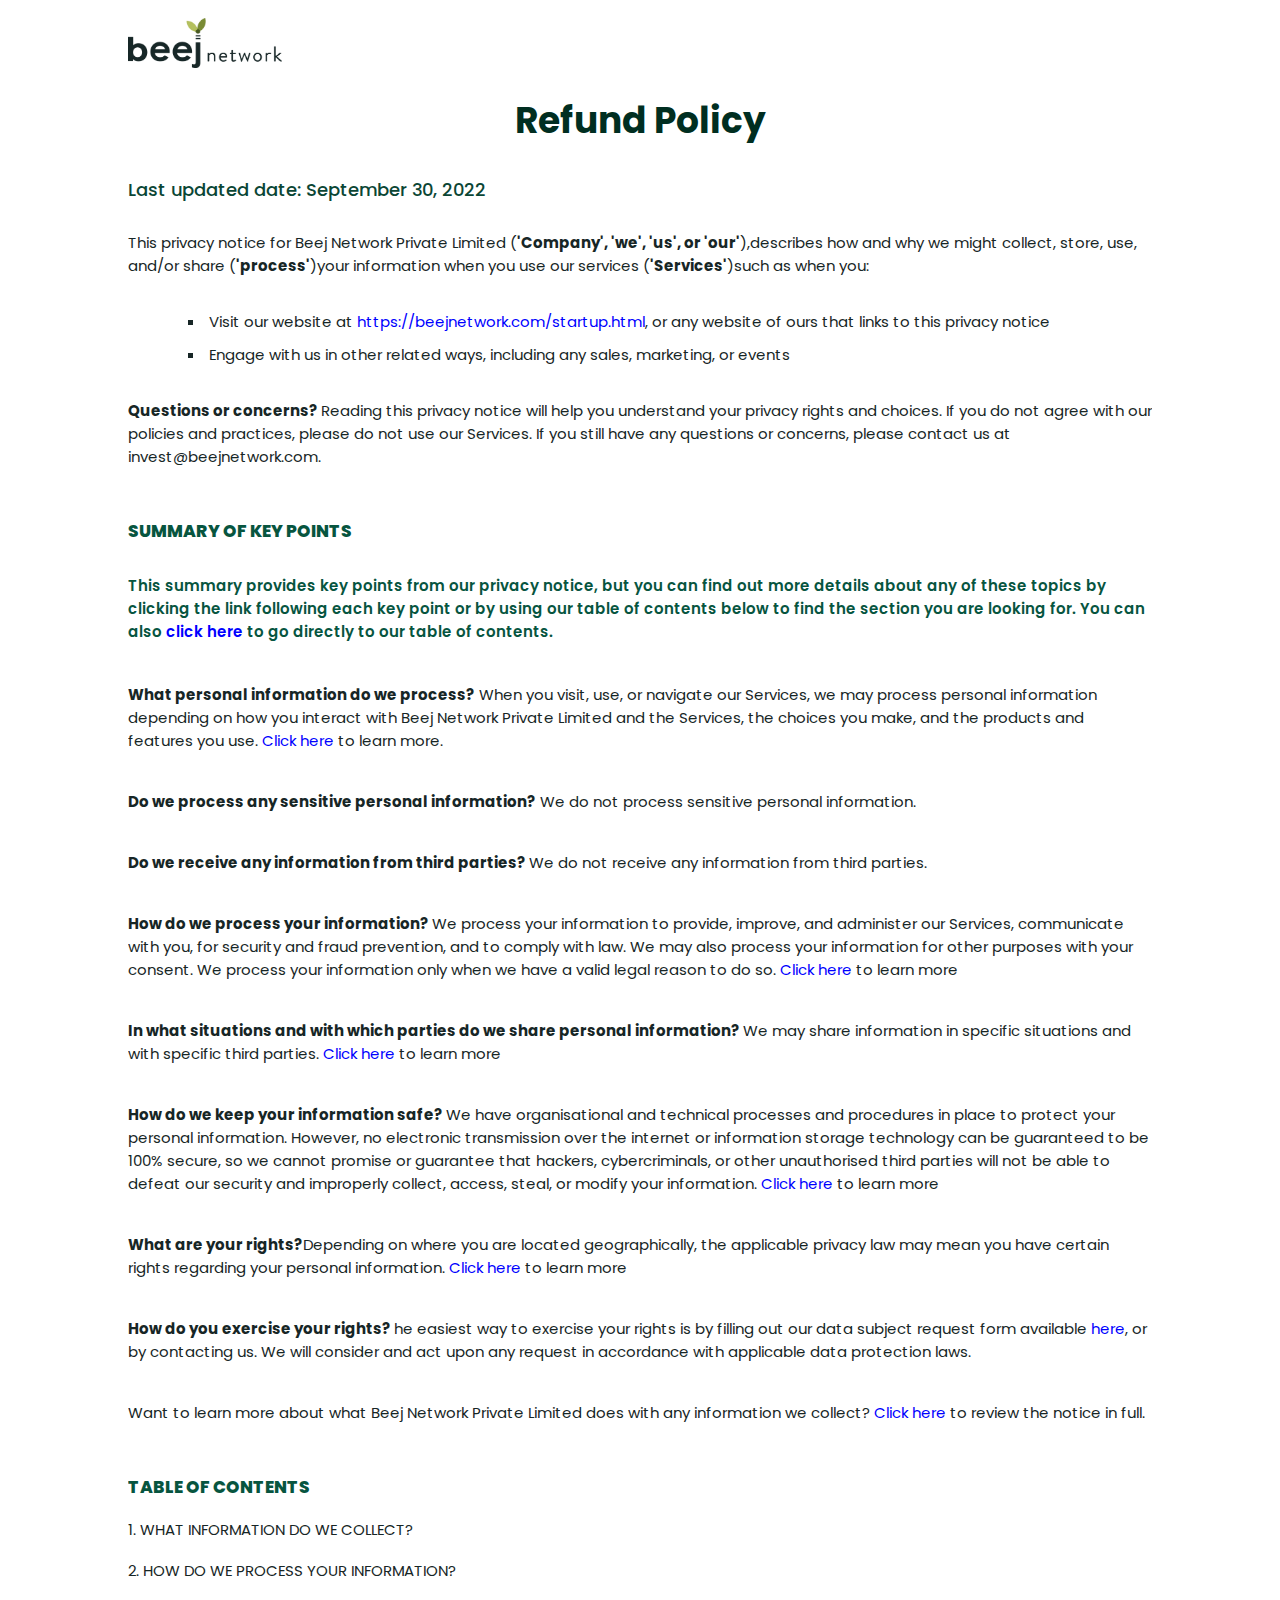
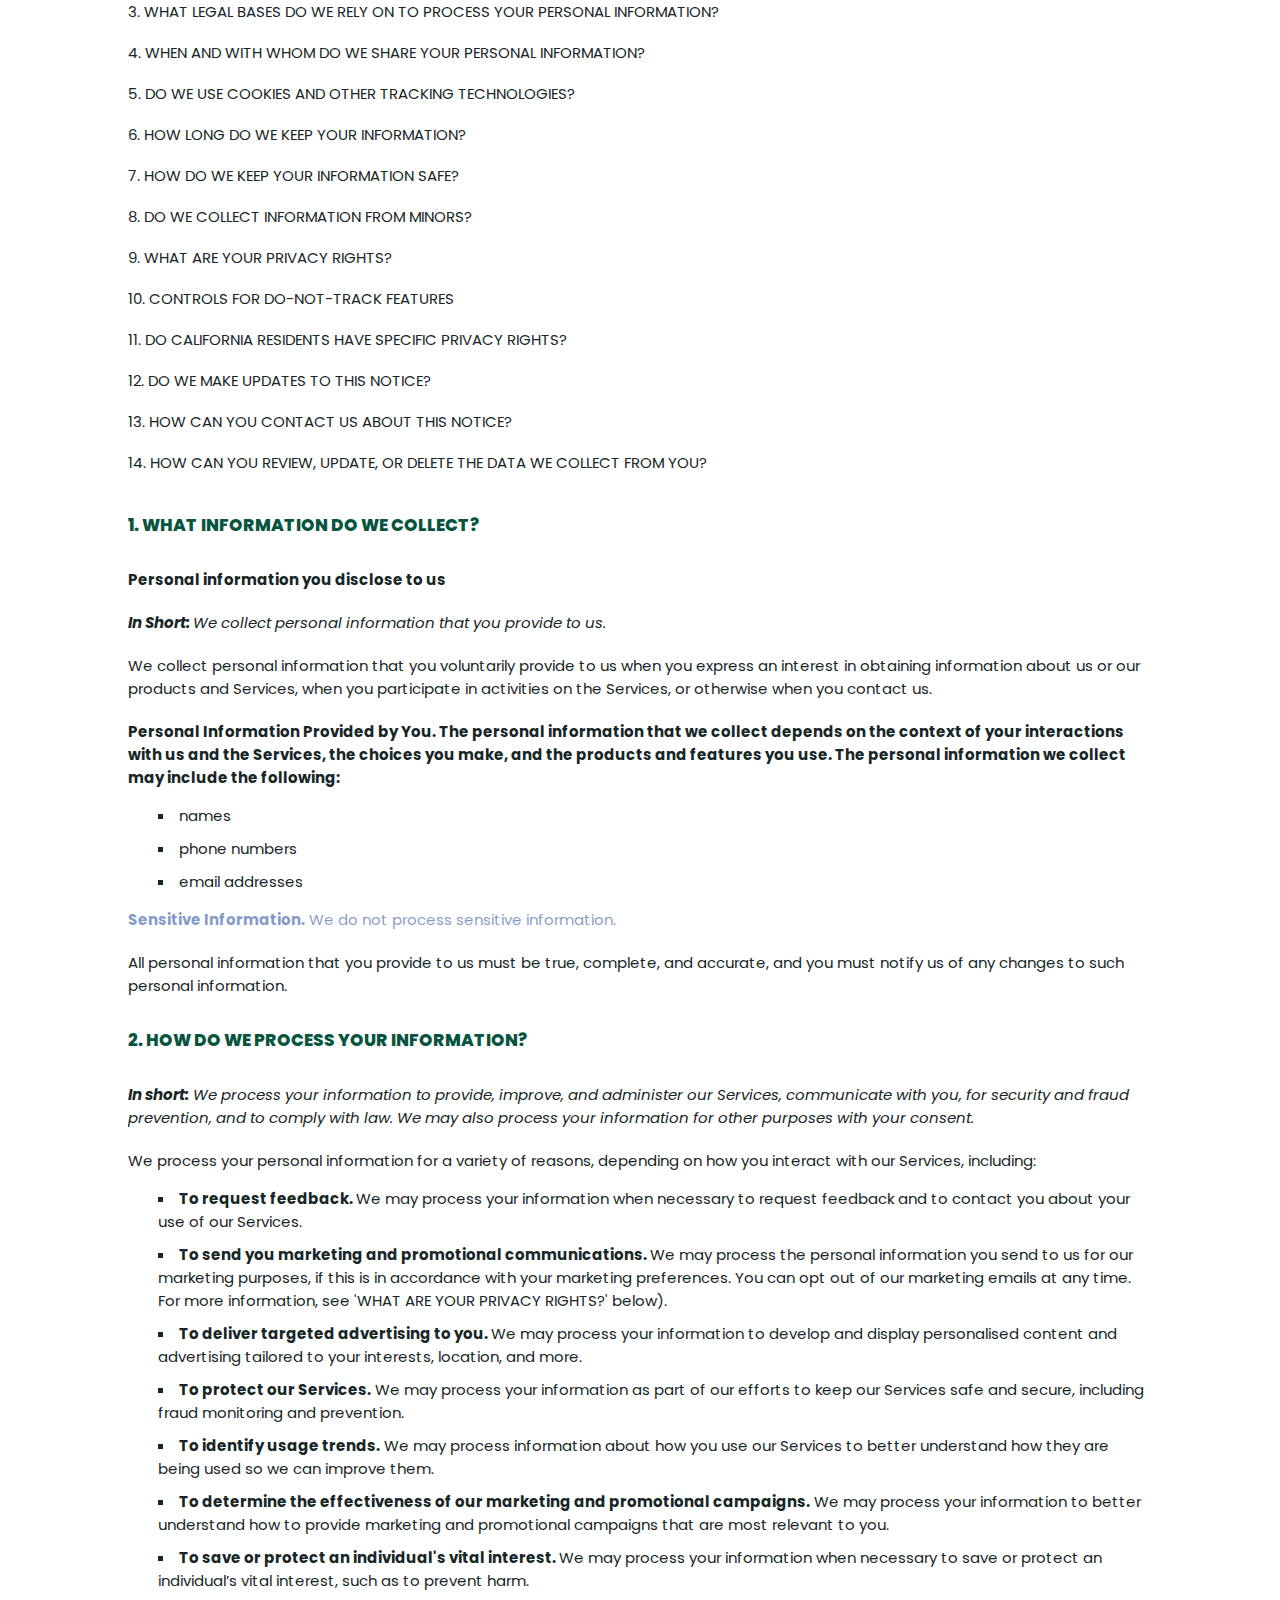
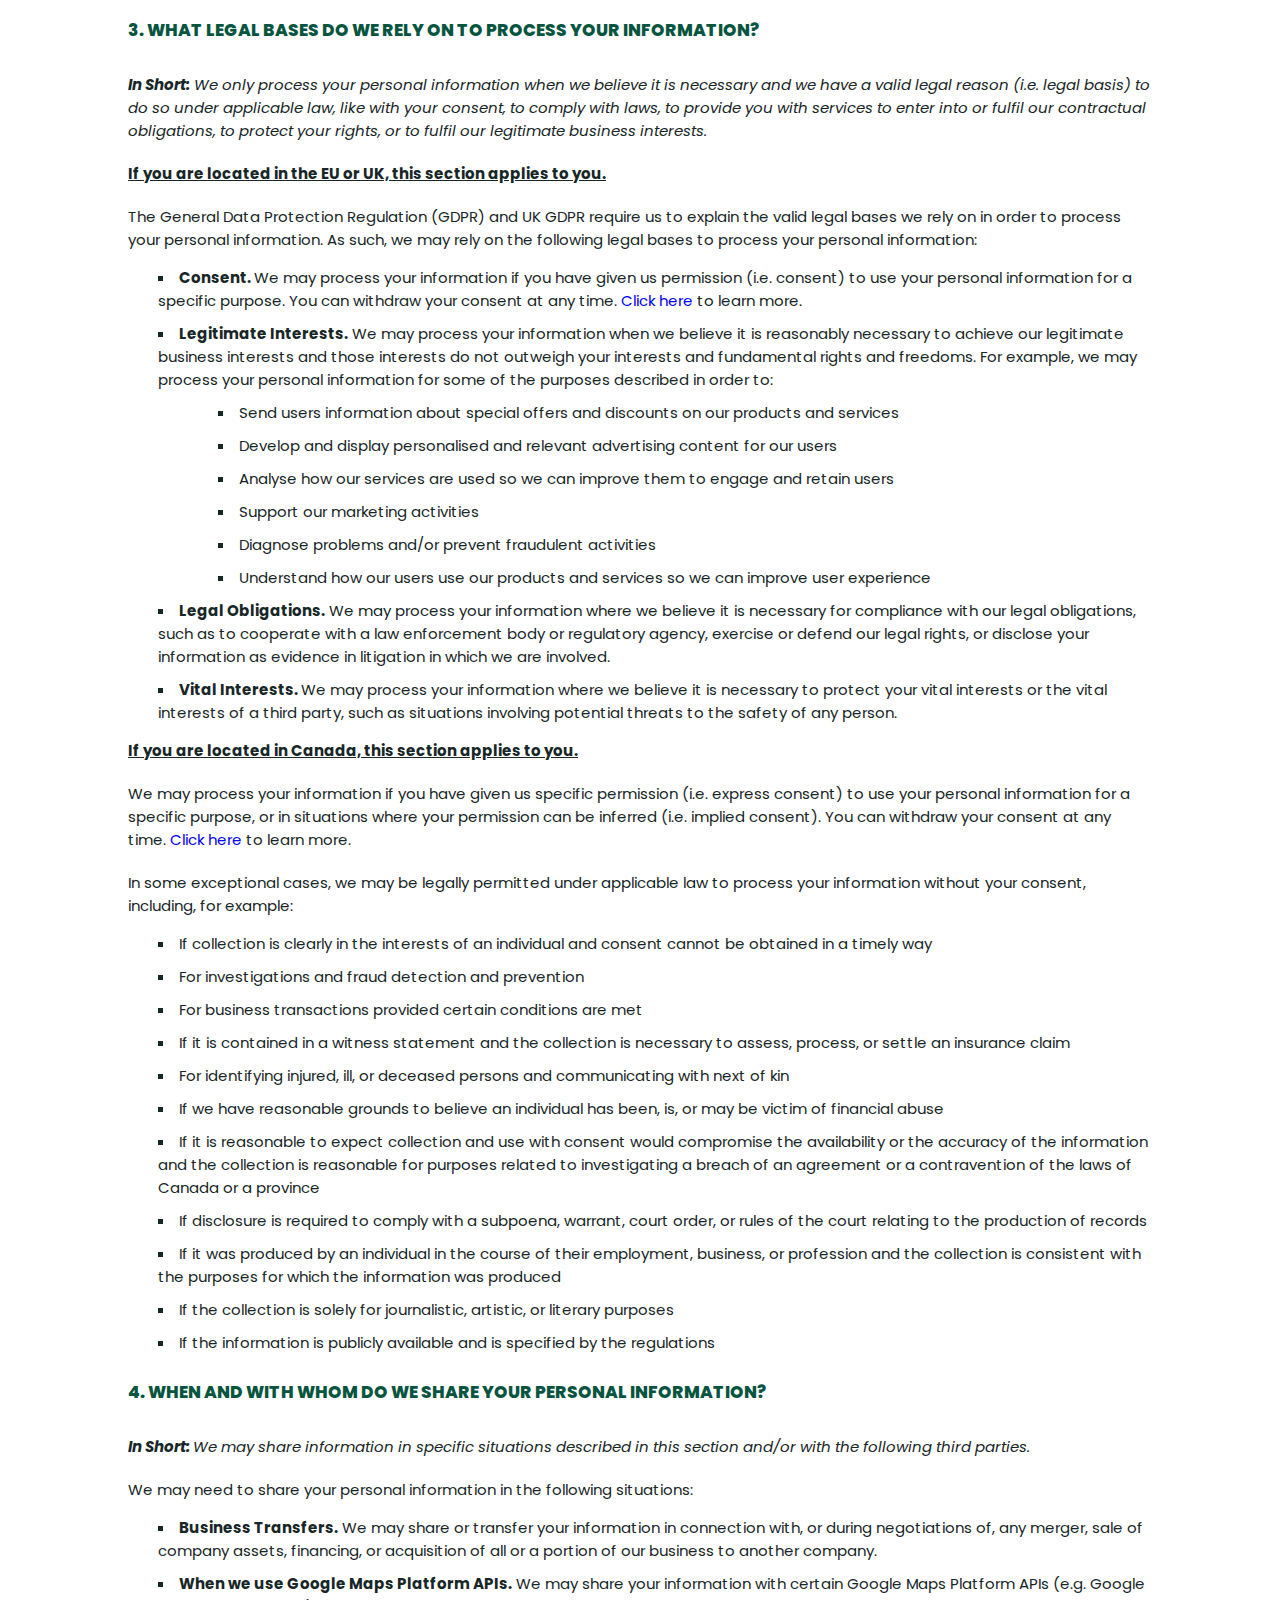
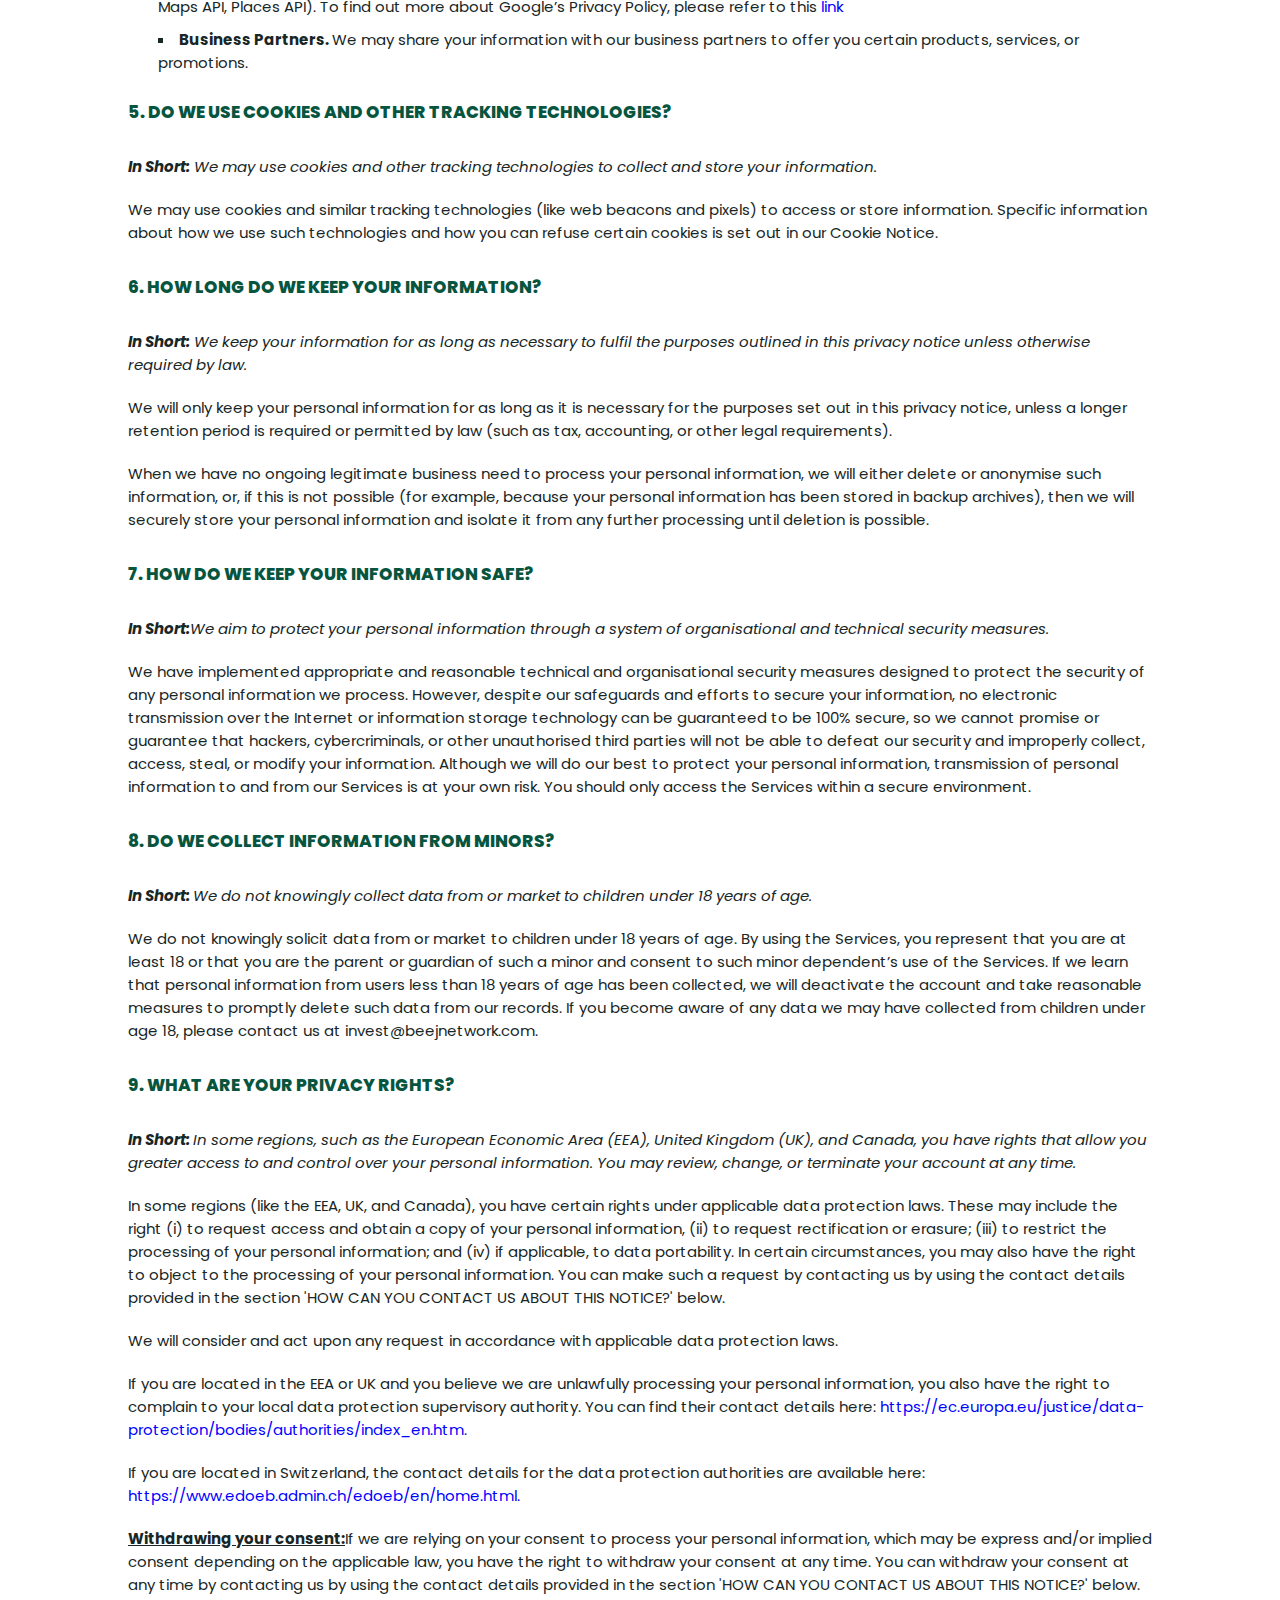
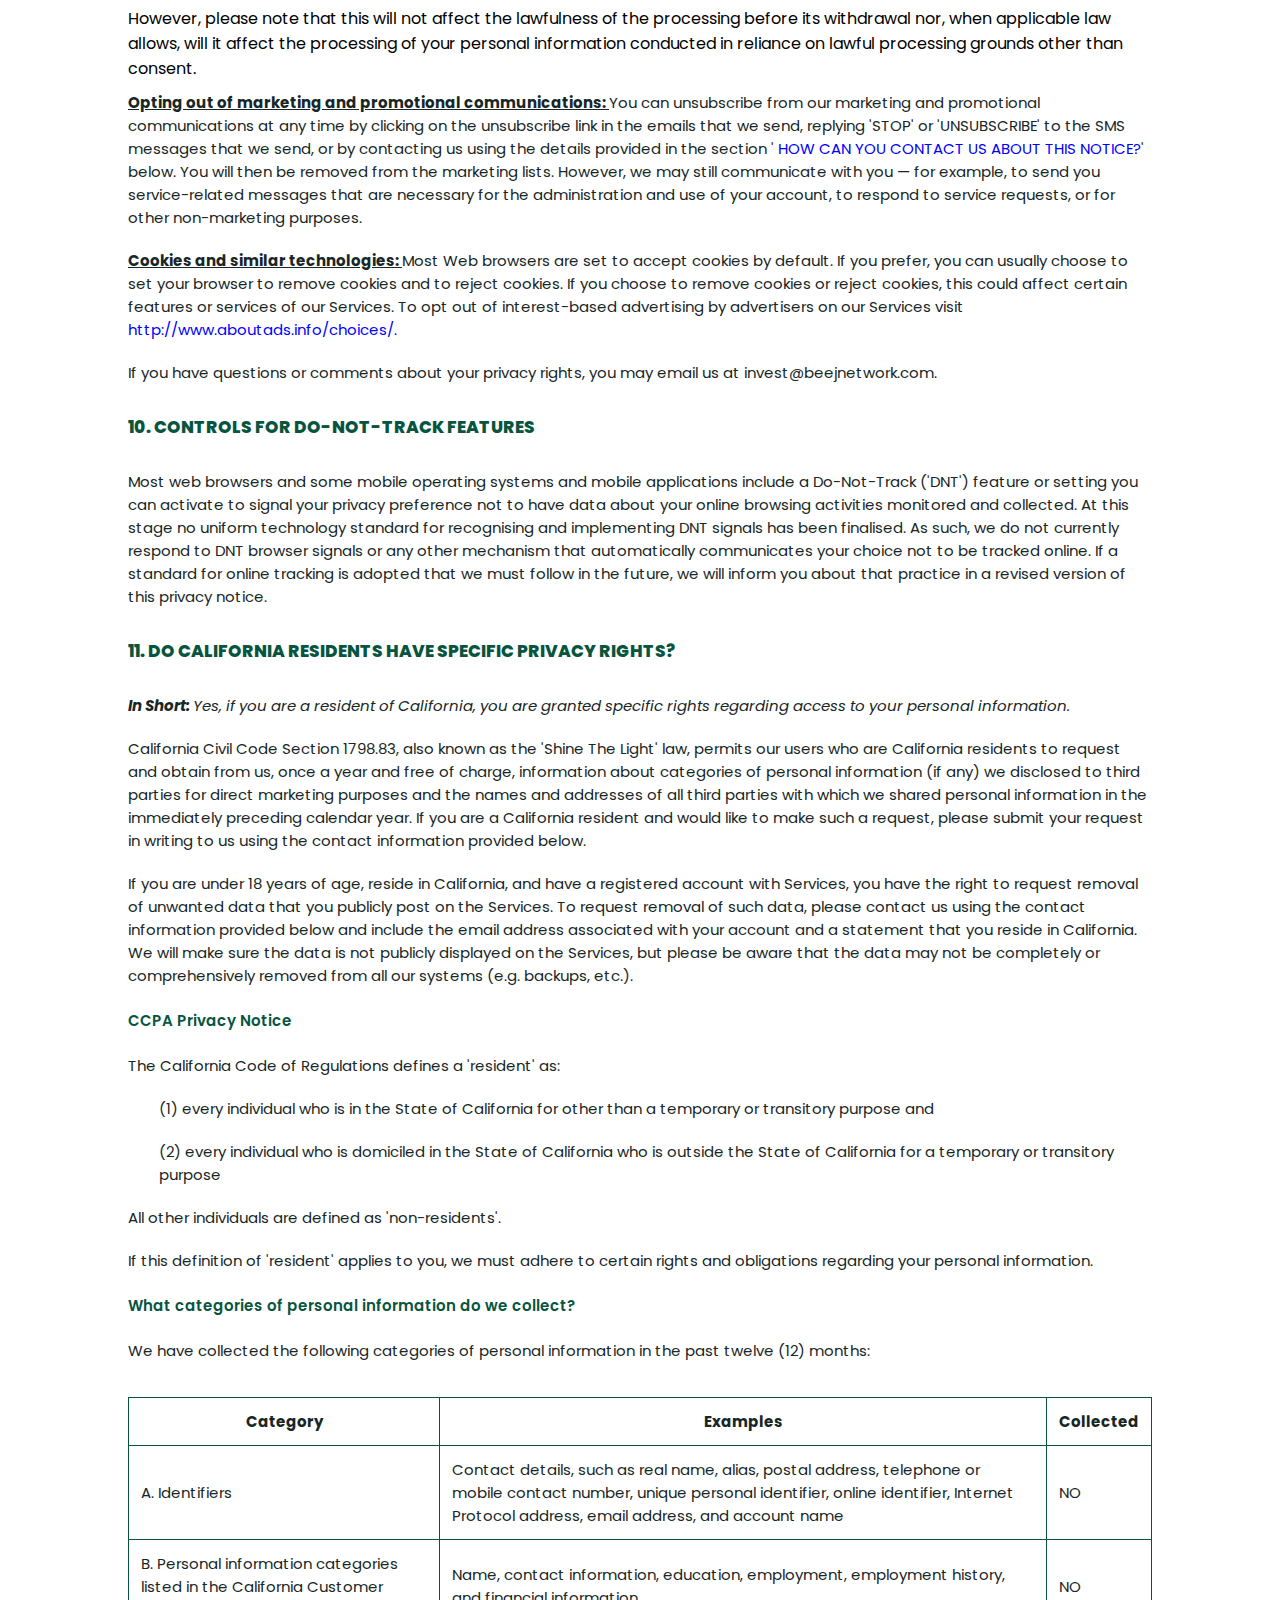
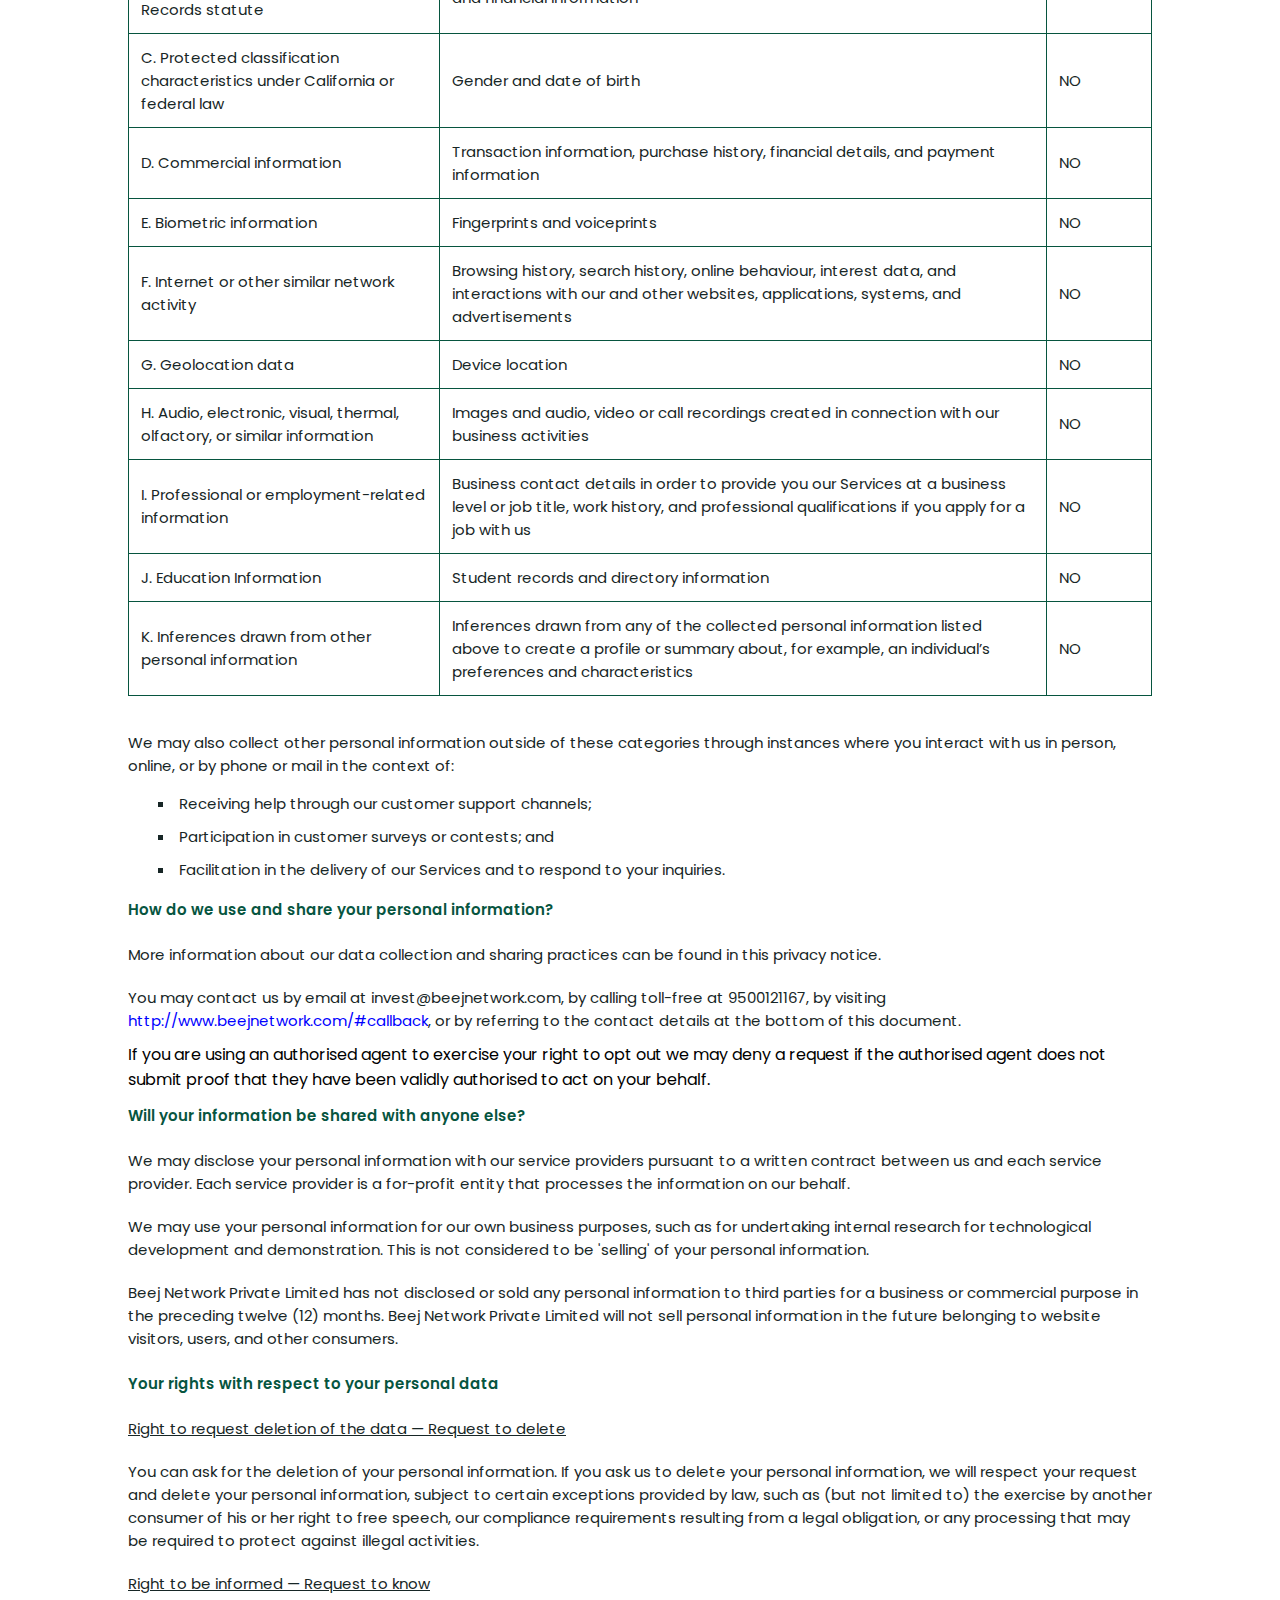
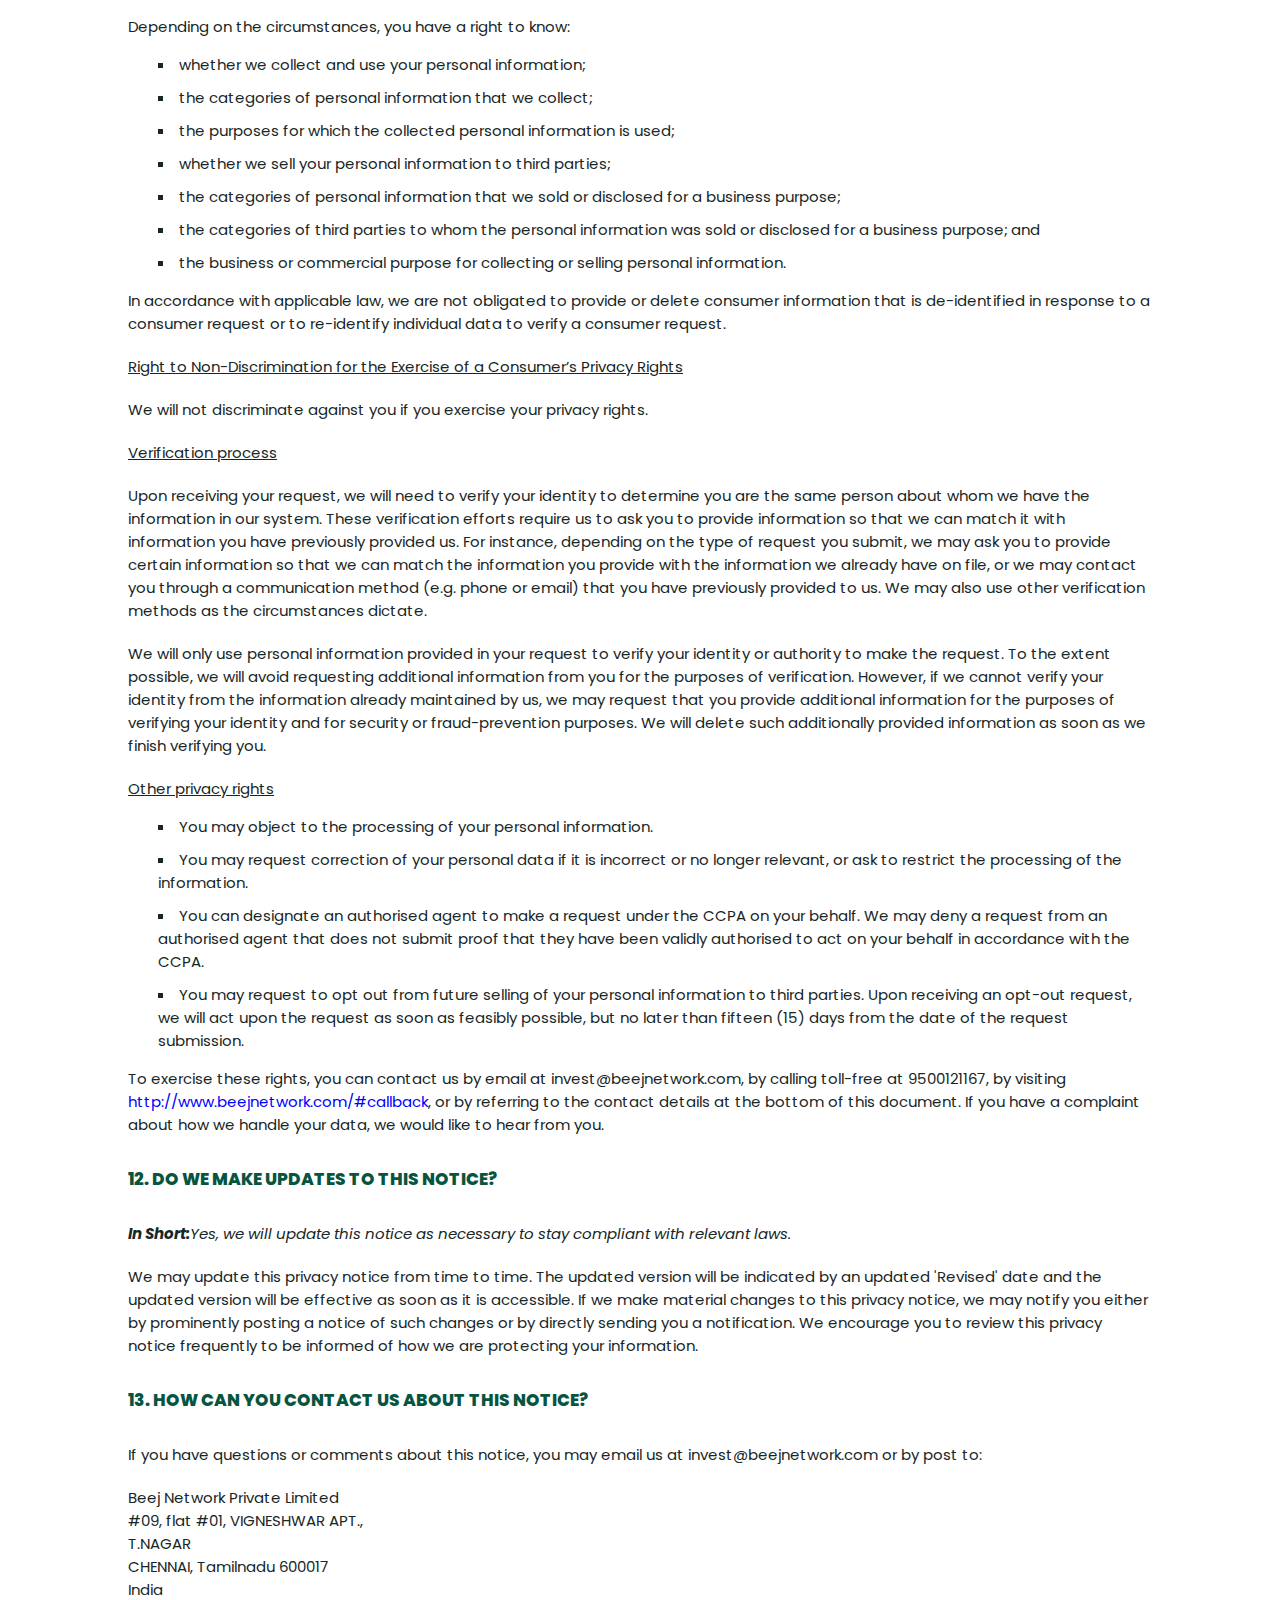
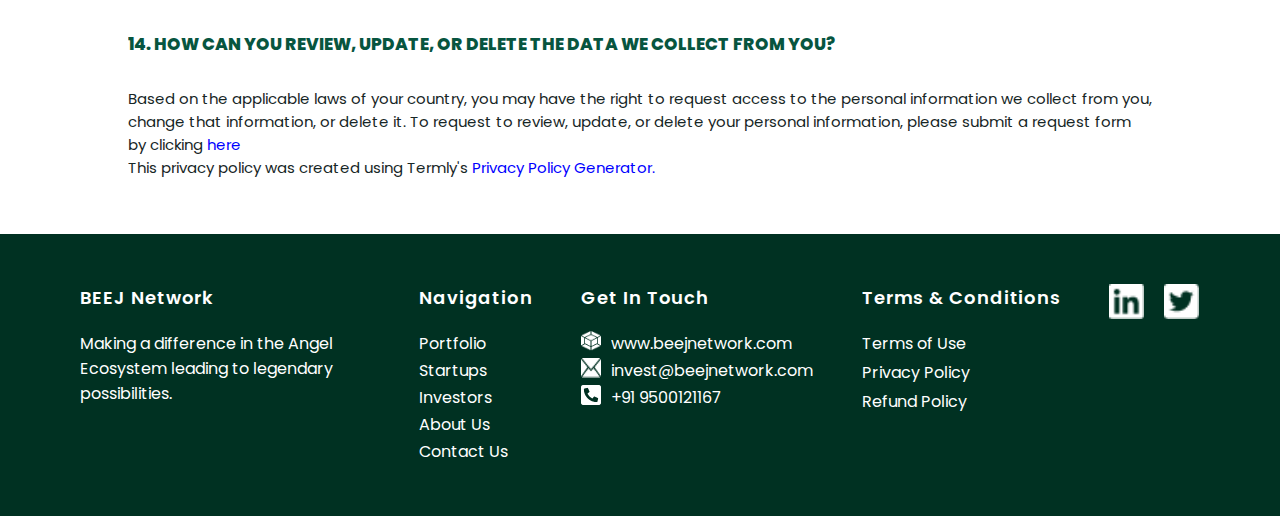
<file: privacy_policy.html>
<!DOCTYPE html>
<html lang="en">
  <head>
    <meta charset="UTF-8" />
    <meta http-equiv="X-UA-Compatible" content="IE=edge" />
    <meta name="viewport" content="width=device-width, initial-scale=1.0" />
    <title>Beej Network | Privacy Policy</title>
    <link rel="icon" type="image/x-icon" href="./IMAGES/favicon.png" />
    <!-- Style Sheet -->
    <link rel="stylesheet" href="./css/policy.css" />
    <link rel="stylesheet" href="./css/index.css" />

    <!-- Google Fonts -->
    <link rel="preconnect" href="https://fonts.googleapis.com" />
    <link rel="preconnect" href="https://fonts.gstatic.com" crossorigin />
    <link
      href="https://fonts.googleapis.com/css2?family=Poppins:wght@300;400;500;600;700&display=swap"
      rel="stylesheet"
    />
  </head>
  <body>
    <div class="policy-section">
      <div class="logo-img">
        <a href="/"> <img src="./IMAGES/logo.png" alt="" /></a>
      </div>
      <h1>Refund Policy</h1>
      <p class="updated">Last updated date: September 30, 2022</p>

      <p class="privacy">
        This privacy notice for Beej Network Private Limited (<b
          >'Company', 'we', 'us', or 'our'</b
        >),describes how and why we might collect, store, use, and/or share
        (<b>'process'</b>)your information when you use our services
        (<b>'Services'</b>)such as when you:
      </p>
      <ul class="sub-square">
        <li>
          Visit our website at
          <a href=" https://beejnetwork.com/startup.html">
            https://beejnetwork.com/startup.html</a
          >, or any website of ours that links to this privacy notice
        </li>
        <li>
          Engage with us in other related ways, including any sales, marketing,
          or events
        </li>
      </ul>
      <p class="privacy">
        <b>Questions or concerns? </b> Reading this privacy notice will help you
        understand your privacy rights and choices. If you do not agree with our
        policies and practices, please do not use our Services. If you still
        have any questions or concerns, please contact us at
        invest@beejnetwork.com.
      </p>
      <h2>SUMMARY OF KEY POINTS</h2>
      <h3>
        This summary provides key points from our privacy notice, but you can
        find out more details about any of these topics by clicking the link
        following each key point or by using our table of contents below to find
        the section you are looking for. You can also
        <a
          href="https://app.termly.io/dashboard/website/a3613b5b-f313-49f1-8757-b815a8bc5ba4/privacy-policy#infouse"
          target="_blank"
          >click here</a
        >
        to go directly to our table of contents.
      </h3>
      <p class="privacy">
        <b>What personal information do we process?</b> When you visit, use, or
        navigate our Services, we may process personal information depending on
        how you interact with Beej Network Private Limited and the Services, the
        choices you make, and the products and features you use.
        <a
          href="https://app.termly.io/dashboard/website/a3613b5b-f313-49f1-8757-b815a8bc5ba4/privacy-policy#infouse"
          target="_blank"
        >
          Click here
        </a>
        to learn more.
      </p>
      <p class="privacy">
        <b>Do we process any sensitive personal information?</b> We do not
        process sensitive personal information.
      </p>
      <p class="privacy">
        <b>Do we receive any information from third parties? </b> We do not
        receive any information from third parties.
      </p>
      <p class="privacy">
        <b>How do we process your information? </b>We process your information
        to provide, improve, and administer our Services, communicate with you,
        for security and fraud prevention, and to comply with law. We may also
        process your information for other purposes with your consent. We
        process your information only when we have a valid legal reason to do
        so.
        <a
          href="https://app.termly.io/dashboard/website/a3613b5b-f313-49f1-8757-b815a8bc5ba4/privacy-policy#infouse"
          target="_blank"
        >
          Click here</a
        >
        to learn more
      </p>
      <p class="privacy">
        <b
          >In what situations and with which parties do we share personal
          information? </b
        >We may share information in specific situations and with specific third
        parties.
        <a
          href="https://app.termly.io/dashboard/website/a3613b5b-f313-49f1-8757-b815a8bc5ba4/privacy-policy#infouse"
          target="_blank"
        >
          Click here</a
        >
        to learn more
      </p>
      <p class="privacy">
        <b>How do we keep your information safe? </b>We have organisational and
        technical processes and procedures in place to protect your personal
        information. However, no electronic transmission over the internet or
        information storage technology can be guaranteed to be 100% secure, so
        we cannot promise or guarantee that hackers, cybercriminals, or other
        unauthorised third parties will not be able to defeat our security and
        improperly collect, access, steal, or modify your information.
        <a
          href="https://app.termly.io/dashboard/website/a3613b5b-f313-49f1-8757-b815a8bc5ba4/privacy-policy#infouse"
          target="_blank"
        >
          Click here</a
        >
        to learn more
      </p>
      <p class="privacy">
        <b>What are your rights?</b>Depending on where you are located
        geographically, the applicable privacy law may mean you have certain
        rights regarding your personal information.
        <a
          href="https://app.termly.io/dashboard/website/a3613b5b-f313-49f1-8757-b815a8bc5ba4/privacy-policy#infouse"
          target="_blank"
        >
          Click here</a
        >
        to learn more
      </p>
      <p class="privacy">
        <b>How do you exercise your rights? </b> he easiest way to exercise your
        rights is by filling out our data subject request form available
        <a
          href="https://app.termly.io/dashboard/website/a3613b5b-f313-49f1-8757-b815a8bc5ba4/privacy-policy#infouse"
          target="_blank"
          >here</a
        >, or by contacting us. We will consider and act upon any request in
        accordance with applicable data protection laws.
      </p>
      <p class="privacy">
        Want to learn more about what Beej Network Private Limited does with any
        information we collect?
        <a
          href="https://app.termly.io/dashboard/website/a3613b5b-f313-49f1-8757-b815a8bc5ba4/privacy-policy#infouse"
          target="_blank"
        >
          Click here</a
        >
        to review the notice in full.
      </p>
      <h2>TABLE OF CONTENTS</h2>
      <p class="list-item">1. WHAT INFORMATION DO WE COLLECT?</p>
      <p class="list-item">2. HOW DO WE PROCESS YOUR INFORMATION?</p>
      <p class="list-item">
        3. WHAT LEGAL BASES DO WE RELY ON TO PROCESS YOUR PERSONAL INFORMATION?
      </p>
      <p class="list-item">
        4. WHEN AND WITH WHOM DO WE SHARE YOUR PERSONAL INFORMATION?
      </p>
      <p class="list-item">
        5. DO WE USE COOKIES AND OTHER TRACKING TECHNOLOGIES?
      </p>
      <p class="list-item">6. HOW LONG DO WE KEEP YOUR INFORMATION?</p>
      <p class="list-item">7. HOW DO WE KEEP YOUR INFORMATION SAFE?</p>
      <p class="list-item">8. DO WE COLLECT INFORMATION FROM MINORS?</p>
      <p class="list-item">9. WHAT ARE YOUR PRIVACY RIGHTS?</p>
      <p class="list-item">10. CONTROLS FOR DO-NOT-TRACK FEATURES</p>
      <p class="list-item">
        11. DO CALIFORNIA RESIDENTS HAVE SPECIFIC PRIVACY RIGHTS?
      </p>
      <p class="list-item">12. DO WE MAKE UPDATES TO THIS NOTICE?</p>
      <p class="list-item">13. HOW CAN YOU CONTACT US ABOUT THIS NOTICE?</p>
      <p class="list-item">
        14. HOW CAN YOU REVIEW, UPDATE, OR DELETE THE DATA WE COLLECT FROM YOU?
      </p>

      <ol class="main">
        <li>WHAT INFORMATION DO WE COLLECT?</li>
        <p class="privacy"><b>Personal information you disclose to us </b></p>
        <p class="privacy">
          <i
            ><b>In Short: </b>We collect personal information that you provide
            to us.
          </i>
        </p>
        <p class="privacy">
          We collect personal information that you voluntarily provide to us
          when you express an interest in obtaining information about us or our
          products and Services, when you participate in activities on the
          Services, or otherwise when you contact us.
        </p>
        <p class="privacy">
          <b
            >Personal Information Provided by You. The personal information that
            we collect depends on the context of your interactions with us and
            the Services, the choices you make, and the products and features
            you use. The personal information we collect may include the
            following:
          </b>
        </p>
        <ul class="square">
          <li>names</li>
          <li>phone numbers</li>
          <li>email addresses</li>
        </ul>
        <p class="privacy" style="color: rgba(7, 55, 146, 0.515)">
          <b>Sensitive Information.</b> We do not process sensitive information.
        </p>
        <p class="privacy">
          All personal information that you provide to us must be true,
          complete, and accurate, and you must notify us of any changes to such
          personal information.
        </p>
        <li>HOW DO WE PROCESS YOUR INFORMATION?</li>
        <p class="privacy">
          <i
            ><b>In short:</b> We process your information to provide, improve,
            and administer our Services, communicate with you, for security and
            fraud prevention, and to comply with law. We may also process your
            information for other purposes with your consent.
          </i>
        </p>
        <p class="privacy">
          We process your personal information for a variety of reasons,
          depending on how you interact with our Services, including:
        </p>
        <ul class="square">
          <li>
            <b>To request feedback. </b>We may process your information when
            necessary to request feedback and to contact you about your use of
            our Services.
          </li>
          <li>
            <b>To send you marketing and promotional communications. </b>We may
            process the personal information you send to us for our marketing
            purposes, if this is in accordance with your marketing preferences.
            You can opt out of our marketing emails at any time. For more
            information, see 'WHAT ARE YOUR PRIVACY RIGHTS?' below).
          </li>
          <li>
            <b>To deliver targeted advertising to you. </b>We may process your
            information to develop and display personalised content and
            advertising tailored to your interests, location, and more.
          </li>
          <li>
            <b>To protect our Services.</b> We may process your information as
            part of our efforts to keep our Services safe and secure, including
            fraud monitoring and prevention.
          </li>
          <li>
            <b>To identify usage trends.</b> We may process information about
            how you use our Services to better understand how they are being
            used so we can improve them.
          </li>
          <li>
            <b
              >To determine the effectiveness of our marketing and promotional
              campaigns.</b
            >
            We may process your information to better understand how to provide
            marketing and promotional campaigns that are most relevant to you.
          </li>
          <li>
            <b>To save or protect an individual's vital interest. </b>We may
            process your information when necessary to save or protect an
            individual’s vital interest, such as to prevent harm.
          </li>
        </ul>

        <li>WHAT LEGAL BASES DO WE RELY ON TO PROCESS YOUR INFORMATION?</li>
        <p class="privacy">
          <i
            ><b>In Short:</b> We only process your personal information when we
            believe it is necessary and we have a valid legal reason (i.e. legal
            basis) to do so under applicable law, like with your consent, to
            comply with laws, to provide you with services to enter into or
            fulfil our contractual obligations, to protect your rights, or to
            fulfil our legitimate business interests.
          </i>
        </p>
        <p class="privacy">
          <b style="text-decoration: underline"
            >If you are located in the EU or UK, this section applies to you.
          </b>
        </p>
        <p class="privacy">
          The General Data Protection Regulation (GDPR) and UK GDPR require us
          to explain the valid legal bases we rely on in order to process your
          personal information. As such, we may rely on the following legal
          bases to process your personal information:
        </p>
        <ul class="square">
          <li>
            <b>Consent. </b> We may process your information if you have given
            us permission (i.e. consent) to use your personal information for a
            specific purpose. You can withdraw your consent at any time.
            <a
              href="https://app.termly.io/dashboard/website/a3613b5b-f313-49f1-8757-b815a8bc5ba4/privacy-policy#withdrawconsent"
              target="_blank"
            >
              Click here</a
            >
            to learn more.
          </li>
          <li>
            <b>Legitimate Interests.</b> We may process your information when we
            believe it is reasonably necessary to achieve our legitimate
            business interests and those interests do not outweigh your
            interests and fundamental rights and freedoms. For example, we may
            process your personal information for some of the purposes described
            in order to:
          </li>
          <ul class="sub-square">
            <li>
              Send users information about special offers and discounts on our
              products and services
            </li>
            <li>
              Develop and display personalised and relevant advertising content
              for our users
            </li>
            <li>
              Analyse how our services are used so we can improve them to engage
              and retain users
            </li>
            <li>Support our marketing activities</li>
            <li>Diagnose problems and/or prevent fraudulent activities</li>
            <li>
              Understand how our users use our products and services so we can
              improve user experience
            </li>
          </ul>
          <li>
            <b>Legal Obligations.</b> We may process your information where we
            believe it is necessary for compliance with our legal obligations,
            such as to cooperate with a law enforcement body or regulatory
            agency, exercise or defend our legal rights, or disclose your
            information as evidence in litigation in which we are involved.
          </li>
          <li>
            <b>Vital Interests. </b>We may process your information where we
            believe it is necessary to protect your vital interests or the vital
            interests of a third party, such as situations involving potential
            threats to the safety of any person.
          </li>
        </ul>
        <p class="privacy">
          <b style="text-decoration: underline"
            >If you are located in Canada, this section applies to you.</b
          >
        </p>
        <p class="privacy">
          We may process your information if you have given us specific
          permission (i.e. express consent) to use your personal information for
          a specific purpose, or in situations where your permission can be
          inferred (i.e. implied consent). You can withdraw your consent at any
          time.
          <a
            href="https://app.termly.io/dashboard/website/a3613b5b-f313-49f1-8757-b815a8bc5ba4/privacy-policy#withdrawconsent"
            target="_blank"
          >
            Click here</a
          >
          to learn more.
        </p>
        <p class="privacy">
          In some exceptional cases, we may be legally permitted under
          applicable law to process your information without your consent,
          including, for example:
        </p>
        <ul class="square">
          <li>
            If collection is clearly in the interests of an individual and
            consent cannot be obtained in a timely way
          </li>
          <li>For investigations and fraud detection and prevention</li>
          <li>For business transactions provided certain conditions are met</li>
          <li>
            If it is contained in a witness statement and the collection is
            necessary to assess, process, or settle an insurance claim
          </li>
          <li>
            For identifying injured, ill, or deceased persons and communicating
            with next of kin
          </li>
          <li>
            If we have reasonable grounds to believe an individual has been, is,
            or may be victim of financial abuse
          </li>
          <li>
            If it is reasonable to expect collection and use with consent would
            compromise the availability or the accuracy of the information and
            the collection is reasonable for purposes related to investigating a
            breach of an agreement or a contravention of the laws of Canada or a
            province
          </li>
          <li>
            If disclosure is required to comply with a subpoena, warrant, court
            order, or rules of the court relating to the production of records
          </li>
          <li>
            If it was produced by an individual in the course of their
            employment, business, or profession and the collection is consistent
            with the purposes for which the information was produced
          </li>
          <li>
            If the collection is solely for journalistic, artistic, or literary
            purposes
          </li>
          <li>
            If the information is publicly available and is specified by the
            regulations
          </li>
        </ul>
        <li>WHEN AND WITH WHOM DO WE SHARE YOUR PERSONAL INFORMATION?</li>
        <p class="privacy">
          <i
            ><b>In Short: </b>We may share information in specific situations
            described in this section and/or with the following third parties.
          </i>
        </p>
        <p class="privacy">
          We may need to share your personal information in the following
          situations:
        </p>
        <ul class="square">
          <li>
            <b>Business Transfers.</b> We may share or transfer your information
            in connection with, or during negotiations of, any merger, sale of
            company assets, financing, or acquisition of all or a portion of our
            business to another company.
          </li>
          <li>
            <b>When we use Google Maps Platform APIs.</b> We may share your
            information with certain Google Maps Platform APIs (e.g. Google Maps
            API, Places API). To find out more about Google’s Privacy Policy,
            please refer to this
            <a href="https://policies.google.com/privacy">link</a>
          </li>
          <li>
            <b>Business Partners. </b>We may share your information with our
            business partners to offer you certain products, services, or
            promotions.
          </li>
        </ul>
        <li>DO WE USE COOKIES AND OTHER TRACKING TECHNOLOGIES?</li>
        <p class="privacy">
          <i
            ><b>In Short:</b> We may use cookies and other tracking technologies
            to collect and store your information.
          </i>
        </p>
        <p class="privacy">
          We may use cookies and similar tracking technologies (like web beacons
          and pixels) to access or store information. Specific information about
          how we use such technologies and how you can refuse certain cookies is
          set out in our Cookie Notice.
        </p>
        <li>HOW LONG DO WE KEEP YOUR INFORMATION?</li>
        <p class="privacy">
          <i
            ><b>In Short:</b> We keep your information for as long as necessary
            to fulfil the purposes outlined in this privacy notice unless
            otherwise required by law.
          </i>
        </p>
        <p class="privacy">
          We will only keep your personal information for as long as it is
          necessary for the purposes set out in this privacy notice, unless a
          longer retention period is required or permitted by law (such as tax,
          accounting, or other legal requirements).
        </p>
        <p class="privacy">
          When we have no ongoing legitimate business need to process your
          personal information, we will either delete or anonymise such
          information, or, if this is not possible (for example, because your
          personal information has been stored in backup archives), then we will
          securely store your personal information and isolate it from any
          further processing until deletion is possible.
        </p>
        <li>HOW DO WE KEEP YOUR INFORMATION SAFE?</li>
        <p class="privacy">
          <i
            ><b>In Short:</b>We aim to protect your personal information through
            a system of organisational and technical security measures.
          </i>
        </p>
        <p class="privacy">
          We have implemented appropriate and reasonable technical and
          organisational security measures designed to protect the security of
          any personal information we process. However, despite our safeguards
          and efforts to secure your information, no electronic transmission
          over the Internet or information storage technology can be guaranteed
          to be 100% secure, so we cannot promise or guarantee that hackers,
          cybercriminals, or other unauthorised third parties will not be able
          to defeat our security and improperly collect, access, steal, or
          modify your information. Although we will do our best to protect your
          personal information, transmission of personal information to and from
          our Services is at your own risk. You should only access the Services
          within a secure environment.
        </p>
        <li>DO WE COLLECT INFORMATION FROM MINORS?</li>
        <p class="privacy">
          <i
            ><b>In Short: </b>We do not knowingly collect data from or market to
            children under 18 years of age.
          </i>
        </p>
        <p class="privacy">
          We do not knowingly solicit data from or market to children under 18
          years of age. By using the Services, you represent that you are at
          least 18 or that you are the parent or guardian of such a minor and
          consent to such minor dependent’s use of the Services. If we learn
          that personal information from users less than 18 years of age has
          been collected, we will deactivate the account and take reasonable
          measures to promptly delete such data from our records. If you become
          aware of any data we may have collected from children under age 18,
          please contact us at invest@beejnetwork.com.
        </p>
        <li>WHAT ARE YOUR PRIVACY RIGHTS?</li>
        <p class="privacy">
          <i
            ><b>In Short: </b>In some regions, such as the European Economic
            Area (EEA), United Kingdom (UK), and Canada, you have rights that
            allow you greater access to and control over your personal
            information. You may review, change, or terminate your account at
            any time.
          </i>
        </p>
        <p class="privacy">
          In some regions (like the EEA, UK, and Canada), you have certain
          rights under applicable data protection laws. These may include the
          right (i) to request access and obtain a copy of your personal
          information, (ii) to request rectification or erasure; (iii) to
          restrict the processing of your personal information; and (iv) if
          applicable, to data portability. In certain circumstances, you may
          also have the right to object to the processing of your personal
          information. You can make such a request by contacting us by using the
          contact details provided in the section 'HOW CAN YOU CONTACT US ABOUT
          THIS NOTICE?' below.
        </p>
        <p class="privacy">
          We will consider and act upon any request in accordance with
          applicable data protection laws.
        </p>
        <p class="privacy">
          If you are located in the EEA or UK and you believe we are unlawfully
          processing your personal information, you also have the right to
          complain to your local data protection supervisory authority. You can
          find their contact details here:
          <a
            href="https://ec.europa.eu/justice/data-protection/bodies/authorities/index_en.htm
          "
            >https://ec.europa.eu/justice/data-protection/bodies/authorities/index_en.htm.
          </a>
        </p>
        <p class="privacy">
          If you are located in Switzerland, the contact details for the data
          protection authorities are available here:
          <a href="https://www.edoeb.admin.ch/edoeb/en/home.html"
            >https://www.edoeb.admin.ch/edoeb/en/home.html.</a
          >
        </p>
        <p class="privacy">
          <b style="text-decoration: underline">Withdrawing your consent:</b>If
          we are relying on your consent to process your personal information,
          which may be express and/or implied consent depending on the
          applicable law, you have the right to withdraw your consent at any
          time. You can withdraw your consent at any time by contacting us by
          using the contact details provided in the section 'HOW CAN YOU CONTACT
          US ABOUT THIS NOTICE?' below.
        </p>
        <p class="Privacy">
          However, please note that this will not affect the lawfulness of the
          processing before its withdrawal nor, when applicable law allows, will
          it affect the processing of your personal information conducted in
          reliance on lawful processing grounds other than consent.
        </p>
        <p class="privacy">
          <b style="text-decoration: underline"
            >Opting out of marketing and promotional communications: </b
          >You can unsubscribe from our marketing and promotional communications
          at any time by clicking on the unsubscribe link in the emails that we
          send, replying 'STOP' or 'UNSUBSCRIBE' to the SMS messages that we
          send, or by contacting us using the details provided in the section '
          <a
            href="https://app.termly.io/dashboard/website/a3613b5b-f313-49f1-8757-b815a8bc5ba4/privacy-policy#contact"
            >HOW CAN YOU CONTACT US ABOUT THIS NOTICE?</a
          >' below. You will then be removed from the marketing lists. However,
          we may still communicate with you — for example, to send you
          service-related messages that are necessary for the administration and
          use of your account, to respond to service requests, or for other
          non-marketing purposes.
        </p>
        <p class="privacy">
          <b style="text-decoration: underline"
            >Cookies and similar technologies:
          </b>
          Most Web browsers are set to accept cookies by default. If you prefer,
          you can usually choose to set your browser to remove cookies and to
          reject cookies. If you choose to remove cookies or reject cookies,
          this could affect certain features or services of our Services. To opt
          out of interest-based advertising by advertisers on our Services visit
          <a href="http://www.aboutads.info/choices/"
            >http://www.aboutads.info/choices/.</a
          >
        </p>
        <p class="privacy">
          If you have questions or comments about your privacy rights, you may
          email us at invest@beejnetwork.com.
        </p>
        <li>CONTROLS FOR DO-NOT-TRACK FEATURES</li>
        <p class="privacy">
          Most web browsers and some mobile operating systems and mobile
          applications include a Do-Not-Track ('DNT') feature or setting you can
          activate to signal your privacy preference not to have data about your
          online browsing activities monitored and collected. At this stage no
          uniform technology standard for recognising and implementing DNT
          signals has been finalised. As such, we do not currently respond to
          DNT browser signals or any other mechanism that automatically
          communicates your choice not to be tracked online. If a standard for
          online tracking is adopted that we must follow in the future, we will
          inform you about that practice in a revised version of this privacy
          notice.
        </p>
        <li>DO CALIFORNIA RESIDENTS HAVE SPECIFIC PRIVACY RIGHTS?</li>
        <p class="privacy">
          <i
            ><b>In Short: </b>Yes, if you are a resident of California, you are
            granted specific rights regarding access to your personal
            information.</i
          >
        </p>
        <p class="privacy">
          California Civil Code Section 1798.83, also known as the 'Shine The
          Light' law, permits our users who are California residents to request
          and obtain from us, once a year and free of charge, information about
          categories of personal information (if any) we disclosed to third
          parties for direct marketing purposes and the names and addresses of
          all third parties with which we shared personal information in the
          immediately preceding calendar year. If you are a California resident
          and would like to make such a request, please submit your request in
          writing to us using the contact information provided below.
        </p>
        <p class="privacy">
          If you are under 18 years of age, reside in California, and have a
          registered account with Services, you have the right to request
          removal of unwanted data that you publicly post on the Services. To
          request removal of such data, please contact us using the contact
          information provided below and include the email address associated
          with your account and a statement that you reside in California. We
          will make sure the data is not publicly displayed on the Services, but
          please be aware that the data may not be completely or comprehensively
          removed from all our systems (e.g. backups, etc.).
        </p>
        <h3>CCPA Privacy Notice</h3>
        <p class="privacy">
          The California Code of Regulations defines a 'resident' as:
        </p>
        <p class="privacy" style="padding-left: 3%">
          (1) every individual who is in the State of California for other than
          a temporary or transitory purpose and
        </p>
        <p class="privacy" style="padding-left: 3%">
          (2) every individual who is domiciled in the State of California who
          is outside the State of California for a temporary or transitory
          purpose
        </p>
        <p class="privacy">
          All other individuals are defined as 'non-residents'.
        </p>
        <p class="privacy">
          If this definition of 'resident' applies to you, we must adhere to
          certain rights and obligations regarding your personal information.
        </p>
        <h3>What categories of personal information do we collect?</h3>
        <p class="privacy">
          We have collected the following categories of personal information in
          the past twelve (12) months:
        </p>
        <table>
          <tr>
            <th>Category</th>
            <th>Examples</th>
            <th>Collected</th>
          </tr>
          <tr>
            <td>A. Identifiers</td>
            <td>
              Contact details, such as real name, alias, postal address,
              telephone or mobile contact number, unique personal identifier,
              online identifier, Internet Protocol address, email address, and
              account name
            </td>
            <td>NO</td>
          </tr>
          <tr>
            <td>
              B. Personal information categories listed in the California
              Customer Records statute
            </td>
            <td>
              Name, contact information, education, employment, employment
              history, and financial information
            </td>
            <td>NO</td>
          </tr>
          <tr>
            <td>
              C. Protected classification characteristics under California or
              federal law
            </td>
            <td>Gender and date of birth</td>
            <td>NO</td>
          </tr>
          <tr>
            <td>D. Commercial information</td>
            <td>
              Transaction information, purchase history, financial details, and
              payment information
            </td>
            <td>NO</td>
          </tr>
          <tr>
            <td>E. Biometric information</td>
            <td>Fingerprints and voiceprints</td>
            <td>NO</td>
          </tr>
          <tr>
            <td>F. Internet or other similar network activity</td>
            <td>
              Browsing history, search history, online behaviour, interest data,
              and interactions with our and other websites, applications,
              systems, and advertisements
            </td>
            <td>NO</td>
          </tr>
          <tr>
            <td>G. Geolocation data</td>
            <td>Device location</td>
            <td>NO</td>
          </tr>
          <tr>
            <td>
              H. Audio, electronic, visual, thermal, olfactory, or similar
              information
            </td>
            <td>
              Images and audio, video or call recordings created in connection
              with our business activities
            </td>
            <td>NO</td>
          </tr>
          <tr>
            <td>I. Professional or employment-related information</td>
            <td>
              Business contact details in order to provide you our Services at a
              business level or job title, work history, and professional
              qualifications if you apply for a job with us
            </td>
            <td>NO</td>
          </tr>
          <tr>
            <td>J. Education Information</td>
            <td>Student records and directory information</td>
            <td>NO</td>
          </tr>
          <tr>
            <td>K. Inferences drawn from other personal information</td>
            <td>
              Inferences drawn from any of the collected personal information
              listed above to create a profile or summary about, for example, an
              individual’s preferences and characteristics
            </td>
            <td>NO</td>
          </tr>
        </table>
        <p class="privacy">
          We may also collect other personal information outside of these
          categories through instances where you interact with us in person,
          online, or by phone or mail in the context of:
        </p>
        <ul class="square">
          <li>Receiving help through our customer support channels;</li>
          <li>Participation in customer surveys or contests; and</li>
          <li>
            Facilitation in the delivery of our Services and to respond to your
            inquiries.
          </li>
        </ul>
        <h3>How do we use and share your personal information?</h3>
        <p class="privacy">
          More information about our data collection and sharing practices can
          be found in this privacy notice.
        </p>
        <p class="privacy">
          You may contact us by email at invest@beejnetwork.com, by calling
          toll-free at 9500121167, by visiting
          <a href="http://www.beejnetwork.com/#callback"
            >http://www.beejnetwork.com/#callback</a
          >, or by referring to the contact details at the bottom of this
          document.
        </p>
        <p>
          If you are using an authorised agent to exercise your right to opt out
          we may deny a request if the authorised agent does not submit proof
          that they have been validly authorised to act on your behalf.
        </p>
        <h3>Will your information be shared with anyone else?</h3>
        <p class="privacy">
          We may disclose your personal information with our service providers
          pursuant to a written contract between us and each service provider.
          Each service provider is a for-profit entity that processes the
          information on our behalf.
        </p>
        <p class="privacy">
          We may use your personal information for our own business purposes,
          such as for undertaking internal research for technological
          development and demonstration. This is not considered to be 'selling'
          of your personal information.
        </p>
        <p class="privacy">
          Beej Network Private Limited has not disclosed or sold any personal
          information to third parties for a business or commercial purpose in
          the preceding twelve (12) months. Beej Network Private Limited will
          not sell personal information in the future belonging to website
          visitors, users, and other consumers.
        </p>
        <h3>Your rights with respect to your personal data</h3>
        <p class="privacy" style="text-decoration: underline">
          Right to request deletion of the data — Request to delete
        </p>
        <p class="privacy">
          You can ask for the deletion of your personal information. If you ask
          us to delete your personal information, we will respect your request
          and delete your personal information, subject to certain exceptions
          provided by law, such as (but not limited to) the exercise by another
          consumer of his or her right to free speech, our compliance
          requirements resulting from a legal obligation, or any processing that
          may be required to protect against illegal activities.
        </p>
        <p class="privacy" style="text-decoration: underline">
          Right to be informed — Request to know
        </p>
        <p class="privacy">
          Depending on the circumstances, you have a right to know:
        </p>
        <ul class="square">
          <li>whether we collect and use your personal information;</li>
          <li>the categories of personal information that we collect;</li>
          <li>the purposes for which the collected personal information is used;</li>
          <li>whether we sell your personal information to third parties;</li>
          <li>the categories of personal information that we sold or disclosed for a business purpose;</li>
          <li>the categories of third parties to whom the personal information was sold or disclosed for a business purpose; and</li>
          <li>the business or commercial purpose for collecting or selling personal information.</li>
        </ul>
        <p class="privacy">In accordance with applicable law, we are not obligated to provide or delete consumer information that is de-identified in response to a consumer request or to re-identify individual data to verify a consumer request.</p>
        <p class="privacy" style="text-decoration:underline ;">Right to Non-Discrimination for the Exercise of a Consumer’s Privacy Rights</p>
        <p class="privacy">We will not discriminate against you if you exercise your privacy rights.</p>
        <p class="privacy" style="text-decoration:underline ;">Verification process</p>
        <p class="privacy">Upon receiving your request, we will need to verify your identity to determine you are the same person about whom we have the information in our system. These verification efforts require us to ask you to provide information so that we can match it with information you have previously provided us. For instance, depending on the type of request you submit, we may ask you to provide certain information so that we can match the information you provide with the information we already have on file, or we may contact you through a communication method (e.g. phone or email) that you have previously provided to us. We may also use other verification methods as the circumstances dictate.
        </p>
        <p class="privacy">We will only use personal information provided in your request to verify your identity or authority to make the request. To the extent possible, we will avoid requesting additional information from you for the purposes of verification. However, if we cannot verify your identity from the information already maintained by us, we may request that you provide additional information for the purposes of verifying your identity and for security or fraud-prevention purposes. We will delete such additionally provided information as soon as we finish verifying you.</p>
        <p class="privacy" style="text-decoration: underline;">Other privacy rights</p>
        <ul class="square">
          <li>You may object to the processing of your personal information.
          </li>
          <li>You may request correction of your personal data if it is incorrect or no longer relevant, or ask to restrict the processing of the information.
          </li>
          <li>You can designate an authorised agent to make a request under the CCPA on your behalf. We may deny a request from an authorised agent that does not submit proof that they have been validly authorised to act on your behalf in accordance with the CCPA.
          </li>
          <li>You may request to opt out from future selling of your personal information to third parties. Upon receiving an opt-out request, we will act upon the request as soon as feasibly possible, but no later than fifteen (15) days from the date of the request submission.
          </li>
        </ul>
        <p class="privacy">To exercise these rights, you can contact us by email at invest@beejnetwork.com, by calling toll-free at 9500121167, by visiting <a href="http://www.beejnetwork.com/#callback"> http://www.beejnetwork.com/#callback</a>, or by referring to the contact details at the bottom of this document. If you have a complaint about how we handle your data, we would like to hear from you.
        </p>
        <li> DO WE MAKE UPDATES TO THIS NOTICE? </li>
        <p class="privacy"><i><b>In Short:</b>Yes, we will update this notice as necessary to stay compliant with relevant laws.
        </i></p>
        <p class="privacy">We may update this privacy notice from time to time. The updated version will be indicated by an updated 'Revised' date and the updated version will be effective as soon as it is accessible. If we make material changes to this privacy notice, we may notify you either by prominently posting a notice of such changes or by directly sending you a notification. We encourage you to review this privacy notice frequently to be informed of how we are protecting your information.
        </p>
        <li>HOW CAN YOU CONTACT US ABOUT THIS NOTICE?</li>
        <p  class="privacy"> 
          If you have questions or comments about this notice, you may email us at invest@beejnetwork.com or by post to:
          </p>
          <p class="privacy">Beej Network Private Limited <br>#09, flat #01, VIGNESHWAR APT., <br>T.NAGAR <br>CHENNAI, Tamilnadu 600017 <br>India</p>
          <li>HOW CAN YOU REVIEW, UPDATE, OR DELETE THE DATA WE COLLECT FROM YOU?</li>
          <p class="privacy">Based on the applicable laws of your country, you may have the right to request access to the personal information we collect from you, change that information, or delete it. To request to review, update, or delete your personal information, please submit a request form by clicking <a href="https://app.termly.io/notify/3203e9bc-c296-40d1-ad24-9a8cb04af141" target="_blank">here</a> <br>This privacy policy was created using Termly's  <a href="https://termly.io/products/privacy-policy-generator/" target="_blank">Privacy Policy Generator.</a></p>
      </ol>
    </div>
    <section class="footer-section" style="margin-top: 5vh;">
      <div class="footer">
      <div class="col1">
        <h5>BEEJ Network</h6>
         <p>
          Making a difference in the Angel Ecosystem leading to legendary possibilities.
          
          </p>
      </div>
      <div class="col2">
        <h5>Navigation</h5>
        <!-- <p>People</p>
        <p>Porfolio</p>
        <p>Webinars & Blogs</p> -->
        <a href="portfolio.html">Portfolio</a>
        <a href="startup.html">Startups</a>
        <a href="investor.html">Investors</a>
        <a href="about-us.html">About Us</a>
        <a href="contact-us.html">Contact Us</a>
      </div>
      <div class="col3">
        <h5>Get In Touch</h5>
       
        <div class="contact">
          <img src="./IMAGES/Icon simple-webpack.png" alt="">
          <a href="https://beejnetwork.com/">www.beejnetwork.com</a>
        </div> 
        <div class="contact">
          <img src="./IMAGES/Icon zocial-email.png" alt="">
          <a href="mailto: invest@beejnetwork.com">invest@beejnetwork.com</a>
        </div>
         <div class="contact"> 
          <img src="./IMAGES/Icon awesome-phone-square-alt.png" alt="">
         <a href="tel: +91 9500121167">+91 9500121167</a>
        </div>
      </div>
      <div class="col4">
        <h5>Terms & Conditions</h5>
        <a href="terms_of_use.html"> <p>Terms of Use</p></a>
        <a href="privacy_policy.html"> <p> Privacy Policy</p></a>
        <a href="refund_policy.html"> <p> Refund Policy</p></a>
      </div>
      <div class="col5">
        <div class="icons">
        <!-- <img src="./IMAGES/fb.png" alt=""> -->
        <a href="https://www.linkedin.com/company/beejnetwork/"><img src="./IMAGES/LinkedInLogo.png" alt=""></a>
        <a href=""><img src="./IMAGES/Twitter.png" alt=""></a>
        <!-- <img src="./IMAGES/insta.png" alt=""> -->
        </div>
      </div>
      </div>
     
    </section> 
  </body>
</html>
</file>
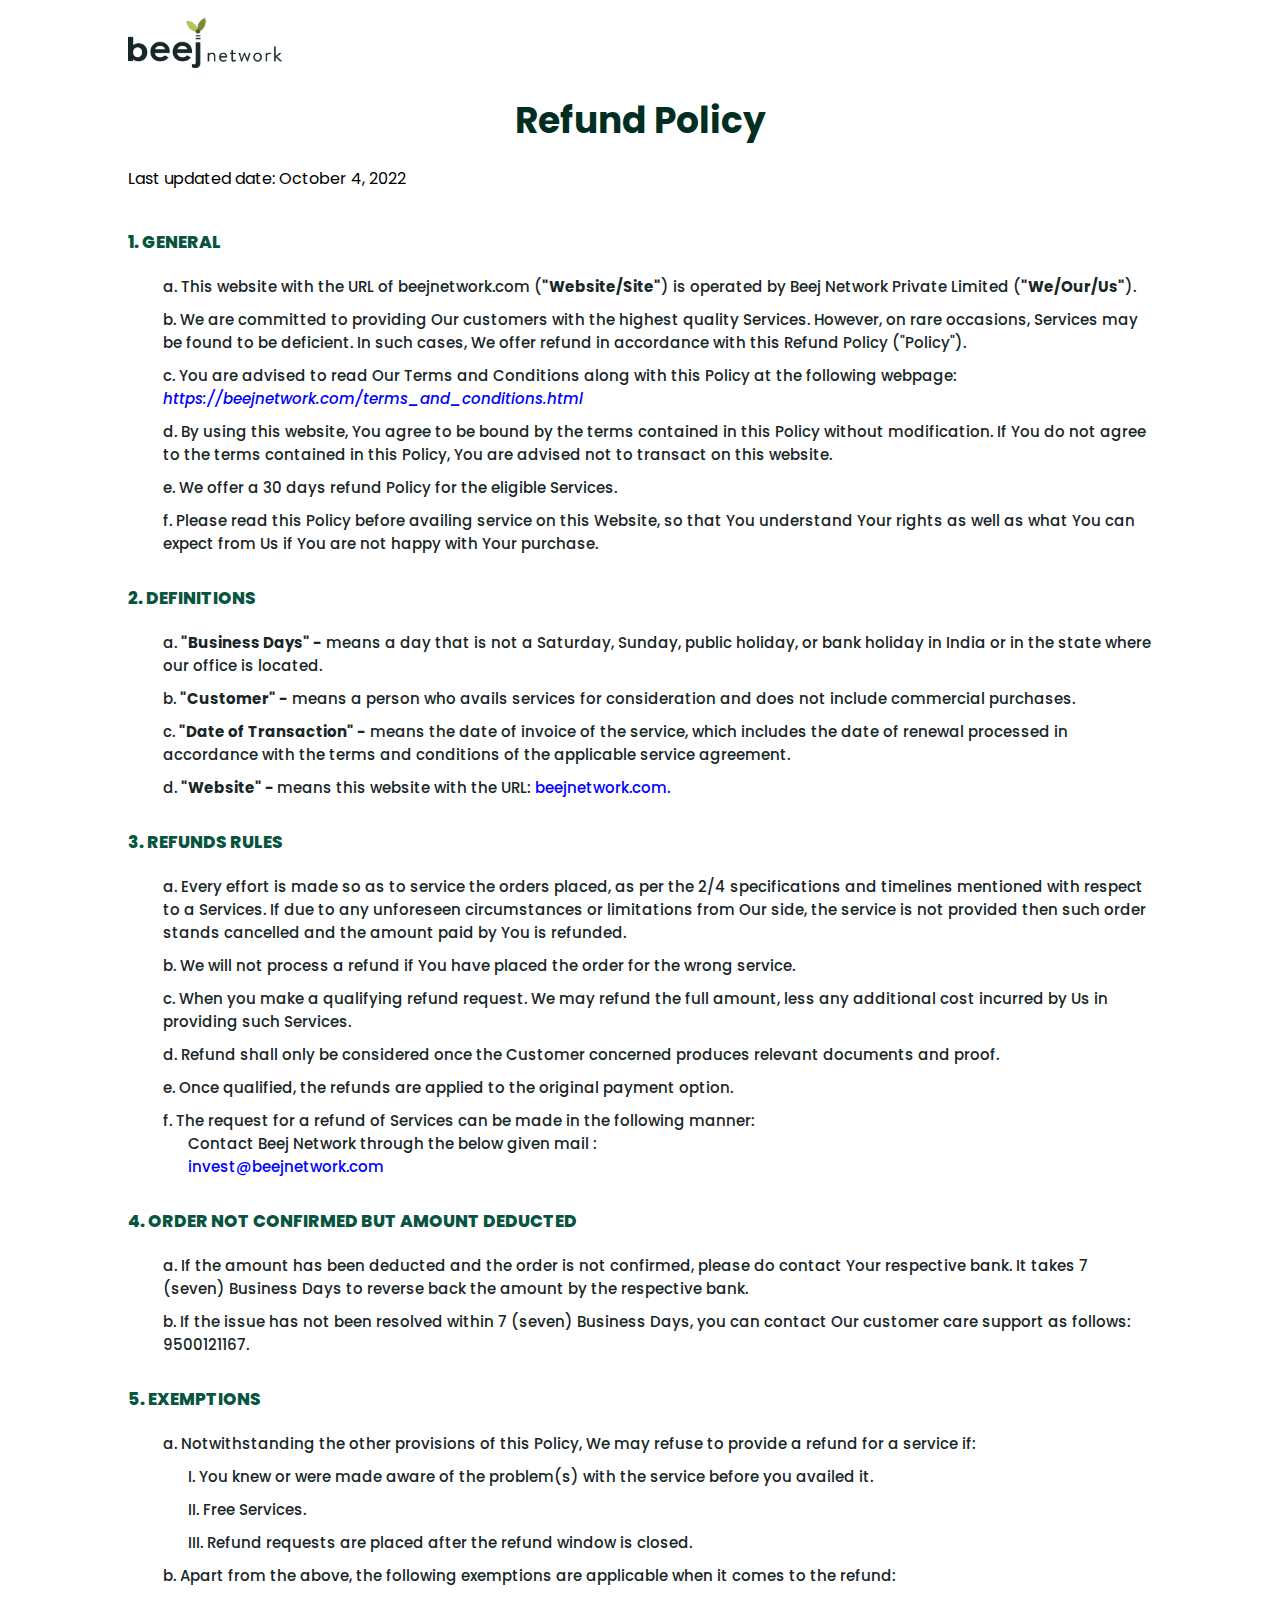
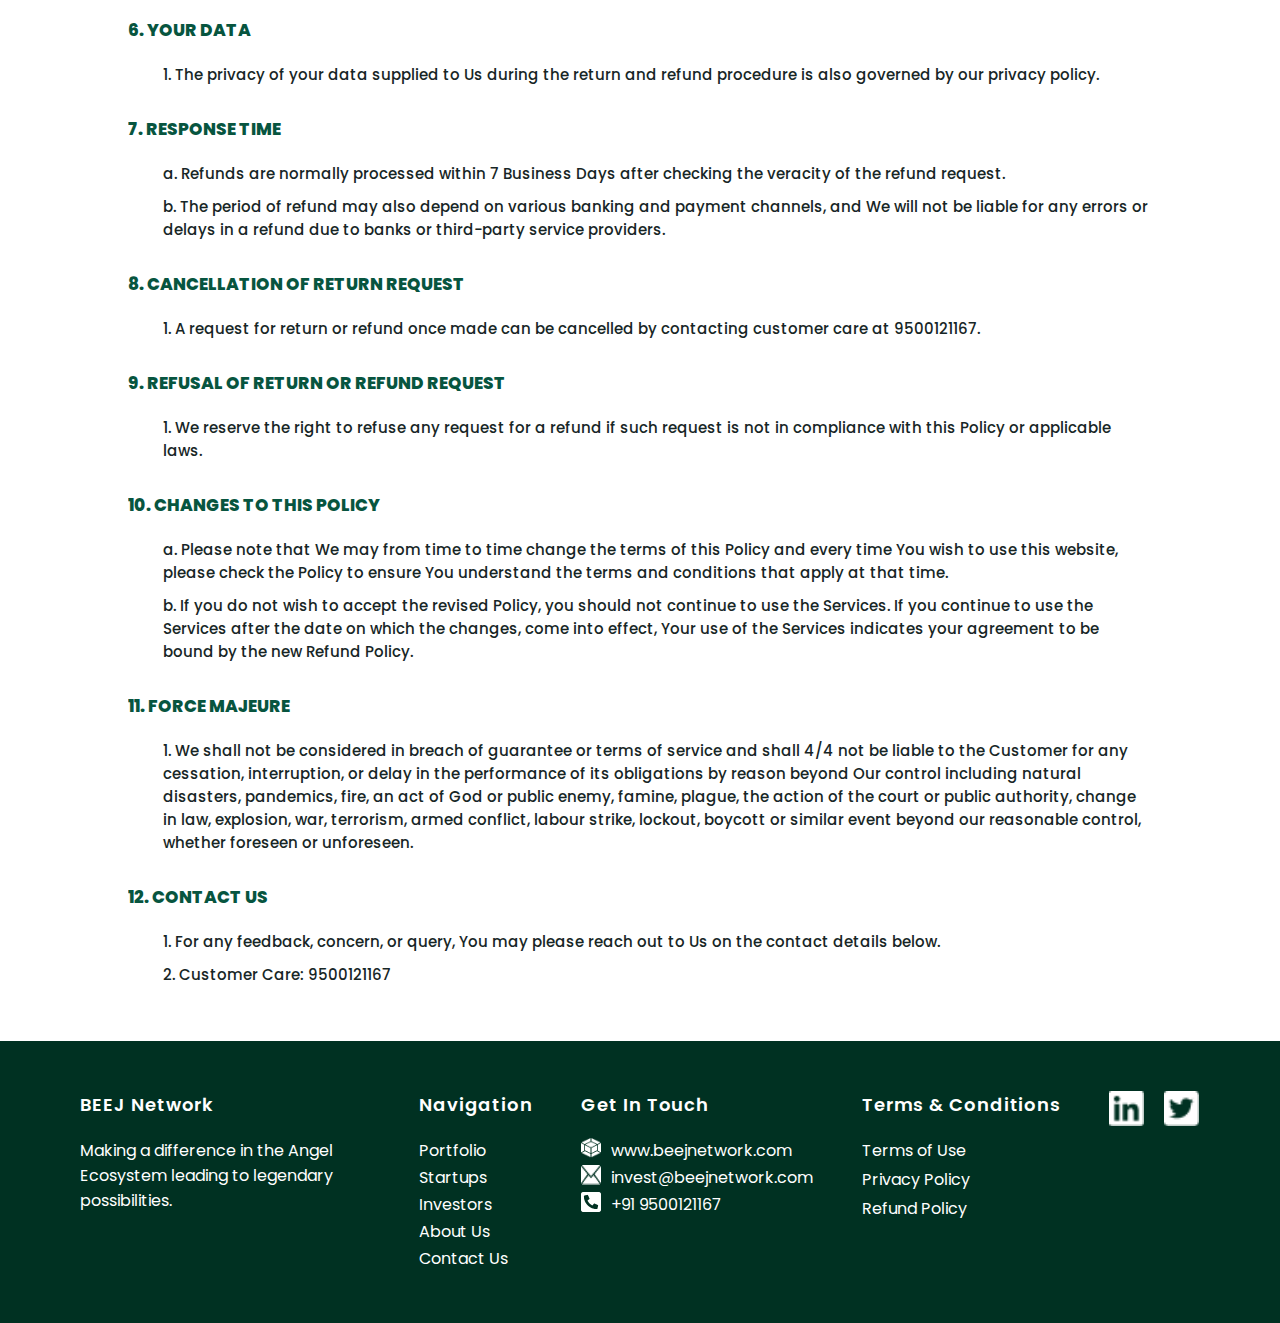
<file: refund_policy.html>
<!DOCTYPE html>
<html lang="en">
  <head>
    <meta charset="UTF-8" />
    <meta http-equiv="X-UA-Compatible" content="IE=edge" />
    <meta name="viewport" content="width=device-width, initial-scale=1.0" />
    <link rel="icon" type="image/x-icon" href="./IMAGES/favicon.png">
    <title>Beej Network | Refund Policy</title>
    <link rel="stylesheet" href="./css/policy.css">
    <link rel="stylesheet" href="./css/index.css">
    
    <!-- Google Fonts -->
    <link rel="preconnect" href="https://fonts.googleapis.com" />
    <link rel="preconnect" href="https://fonts.gstatic.com" crossorigin />
    <link
      href="https://fonts.googleapis.com/css2?family=Poppins:wght@300;400;500;600;700&display=swap"
      rel="stylesheet"
    />
  </head>
  <body>
    <div class="policy-section">
      <div class="logo-img">
       <a href="/"> <img src="./IMAGES/logo.png" alt="" /></a>
      </div>
      <h1>Refund Policy</h1>
      <p>Last updated date: October 4, 2022</p>
      <ol class="main">
        <li>GENERAL</li>
        <ol class="sub">
          <li>
            This website with the URL of beejnetwork.com (<b>"Website/Site"</b>)
            is operated by Beej Network Private Limited (<b>"We/Our/Us"</b>).
          </li>
          <li>
            We are committed to providing Our customers with the highest quality
            Services. However, on rare occasions, Services may be found to be
            deficient. In such cases, We offer refund in accordance with this
            Refund Policy ("Policy").
          </li>
          <li>
            You are advised to read Our Terms and Conditions along with this
            Policy at the following webpage:
            <i
              ><a href=""
                >https://beejnetwork.com/terms_and_conditions.html</a
              ></i
            >
          </li>
          <li>
            By using this website, You agree to be bound by the terms contained
            in this Policy without modification. If You do not agree to the
            terms contained in this Policy, You are advised not to transact on
            this website.
          </li>
          <li>We offer a 30 days refund Policy for the eligible Services.</li>
          <li>
            Please read this Policy before availing service on this Website, so
            that You understand Your rights as well as what You can expect from
            Us if You are not happy with Your purchase.
          </li>
        </ol>
        <li>DEFINITIONS</li>
        <ol class="sub">
          <li>
            <b>"Business Days" -</b> means a day that is not a Saturday, Sunday,
            public holiday, or bank holiday in India or in the state where our
            office is located.
          </li>

          <li>
            <b>"Customer" -</b> means a person who avails services for
            consideration and does not include commercial purchases.
          </li>
          <li>
            <b>"Date of Transaction" -</b> means the date of invoice of the
            service, which includes the date of renewal processed in accordance
            with the terms and conditions of the applicable service agreement.
          </li>
          <li>
            <b>"Website" - </b> means this website with the URL:
            <a href="https://beejnetwork.com/">beejnetwork.com.</a>
          </li>
        </ol>
        <li>REFUNDS RULES</li>
        <ol class="sub">
          <li>
            Every effort is made so as to service the orders placed, as per the
            2/4 specifications and timelines mentioned with respect to a
            Services. If due to any unforeseen circumstances or limitations from
            Our side, the service is not provided then such order stands
            cancelled and the amount paid by You is refunded.
          </li>
          <li>
            We will not process a refund if You have placed the order for the
            wrong service.
          </li>
          <li>
            When you make a qualifying refund request. We may refund the full
            amount, less any additional cost incurred by Us in providing such
            Services.
          </li>
          <li>
            Refund shall only be considered once the Customer concerned produces
            relevant documents and proof.
          </li>
          <li>
            Once qualified, the refunds are applied to the original payment
            option.
          </li>
          <li>
            The request for a refund of Services can be made in the following
            manner: 
            <p class="mailto">
                Contact Beej Network through the below given mail : <br />
            <a href="mailto: invest@beejnetwork.com">invest@beejnetwork.com</a>
            </p>
          </li>
        </ol>
        <li>ORDER NOT CONFIRMED BUT AMOUNT DEDUCTED</li>
        <ol class="sub">
          <li>
            If the amount has been deducted and the order is not confirmed,
            please do contact Your respective bank. It takes 7 (seven) Business
            Days to reverse back the amount by the respective bank.
          </li>
          <li>
            If the issue has not been resolved within 7 (seven) Business Days,
            you can contact Our customer care support as follows: 9500121167.
          </li>
        </ol>
        <li>EXEMPTIONS</li>
        <ol class="sub">
          <li>
            Notwithstanding the other provisions of this Policy, We may refuse
            to provide a refund for a service if:
          </li>
          <ol class="sub-list">
            <li>
              You knew or were made aware of the problem(s) with the service
              before you availed it.
            </li>
            <li>Free Services.</li>
            <li>
              Refund requests are placed after the refund window is closed.
            </li>
          </ol>
          <li>
            Apart from the above, the following exemptions are applicable when
            it comes to the refund:
          </li>
        </ol>
        <li>YOUR DATA</li>
        <ul type="none" class="paragraph">
          <li>
            The privacy of your data supplied to Us during the return and refund
            procedure is also governed by our privacy policy.
          </li>
        </ul>
        <li>RESPONSE TIME</li>
        <ol class="sub">
          <li>
            Refunds are normally processed within 7 Business Days after checking
            the veracity of the refund request.
          </li>
          <li>
            The period of refund may also depend on various banking and payment
            channels, and We will not be liable for any errors or delays in a
            refund due to banks or third-party service providers.
          </li>
        </ol>
        <li>CANCELLATION OF RETURN REQUEST</li>
        <ul type="none" class="paragraph">
          <li>
            A request for return or refund once made can be cancelled by
            contacting customer care at 9500121167.
          </li>
        </ul>
        <li>REFUSAL OF RETURN OR REFUND REQUEST</li>
        <ul type="none"  class="paragraph">
          <li>
            We reserve the right to refuse any request for a refund if such
            request is not in compliance with this Policy or applicable laws.
          </li>
        </ul>
        <li>CHANGES TO THIS POLICY</li>
        <ol class="sub">
          <li>
            Please note that We may from time to time change the terms of this
            Policy and every time You wish to use this website, please check the
            Policy to ensure You understand the terms and conditions that apply
            at that time.
          </li>
          <li>
            If you do not wish to accept the revised Policy, you should not
            continue to use the Services. If you continue to use the Services
            after the date on which the changes, come into effect, Your use of
            the Services indicates your agreement to be bound by the new Refund
            Policy.
          </li>
        </ol>
        <li>FORCE MAJEURE</li>
        <ul type="none"  class="paragraph">
          <li>
            We shall not be considered in breach of guarantee or terms of
            service and shall 4/4 not be liable to the Customer for any
            cessation, interruption, or delay in the performance of its
            obligations by reason beyond Our control including natural
            disasters, pandemics, fire, an act of God or public enemy, famine,
            plague, the action of the court or public authority, change in law,
            explosion, war, terrorism, armed conflict, labour strike, lockout,
            boycott or similar event beyond our reasonable control, whether
            foreseen or unforeseen.
          </li>
        </ul>
        <li>CONTACT US</li>
        <ul type="none"  class="paragraph">
          <li>
            For any feedback, concern, or query, You may please reach out to Us
            on the contact details below.
          </li>
          <li>Customer Care: 9500121167</li>
        </ul>
      </ol>
      
    </div>
    <section class="footer-section" style="margin-top: 5vh;">
      <div class="footer">
      <div class="col1">
        <h5>BEEJ Network</h6>
         <p>
          Making a difference in the Angel Ecosystem leading to legendary possibilities.
          
          </p>
      </div>
      <div class="col2">
        <h5>Navigation</h5>
        <a href="portfolio.html">Portfolio</a>
        <a href="startup.html">Startups</a>
        <a href="investor.html">Investors</a>
        <a href="about-us.html">About Us</a>
        <a href="contact-us.html">Contact Us</a>
      </div>
      <div class="col3">
        <h5>Get In Touch</h5>
       
        <div class="contact">
          <img src="./IMAGES/Icon simple-webpack.png" alt="">
          <a href="https://beejnetwork.com/">www.beejnetwork.com</a>
        </div> 
        <div class="contact">
          <img src="./IMAGES/Icon zocial-email.png" alt="">
          <a href="mailto: invest@beejnetwork.com">invest@beejnetwork.com</a>
        </div>
         <div class="contact"> 
          <img src="./IMAGES/Icon awesome-phone-square-alt.png" alt="">
         <a href="tel: +91 9500121167">+91 9500121167</a>
        </div>
      </div>
      <div class="col4">
        <h5>Terms & Conditions</h5>
        <a href="terms_of_use.html"> <p>Terms of Use</p></a>
        <a href="privacy_policy.html"> <p> Privacy Policy</p></a>
        <a href="refund_policy.html"> <p> Refund Policy</p></a>
      </div>
      <div class="col5">
        <div class="icons">
        <!-- <img src="./IMAGES/fb.png" alt=""> -->
        <a href="https://www.linkedin.com/company/beejnetwork/"><img src="./IMAGES/LinkedInLogo.png" alt=""></a>
        <a href=""><img src="./IMAGES/Twitter.png" alt=""></a>
        <!-- <img src="./IMAGES/insta.png" alt=""> -->
        </div>
      </div>
      </div>
     
    </section> 

  </body>
</html>
</file>
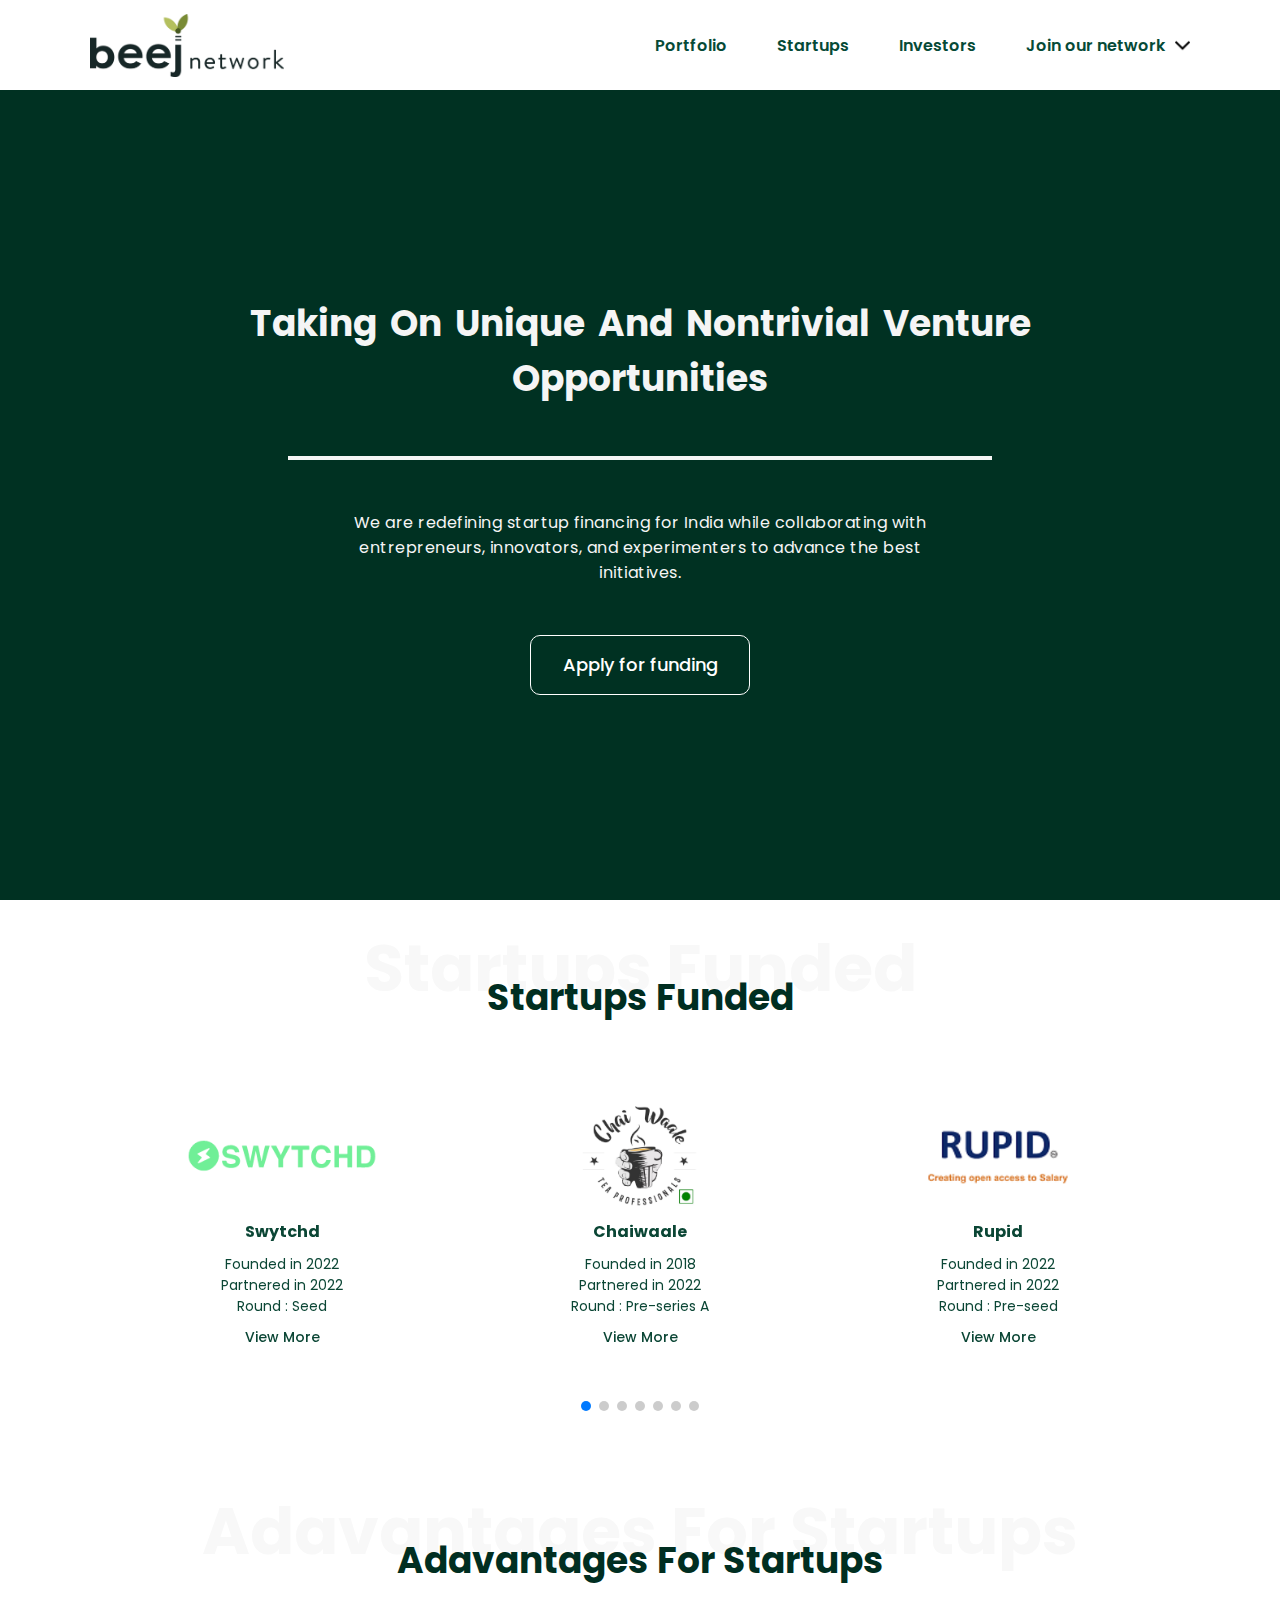
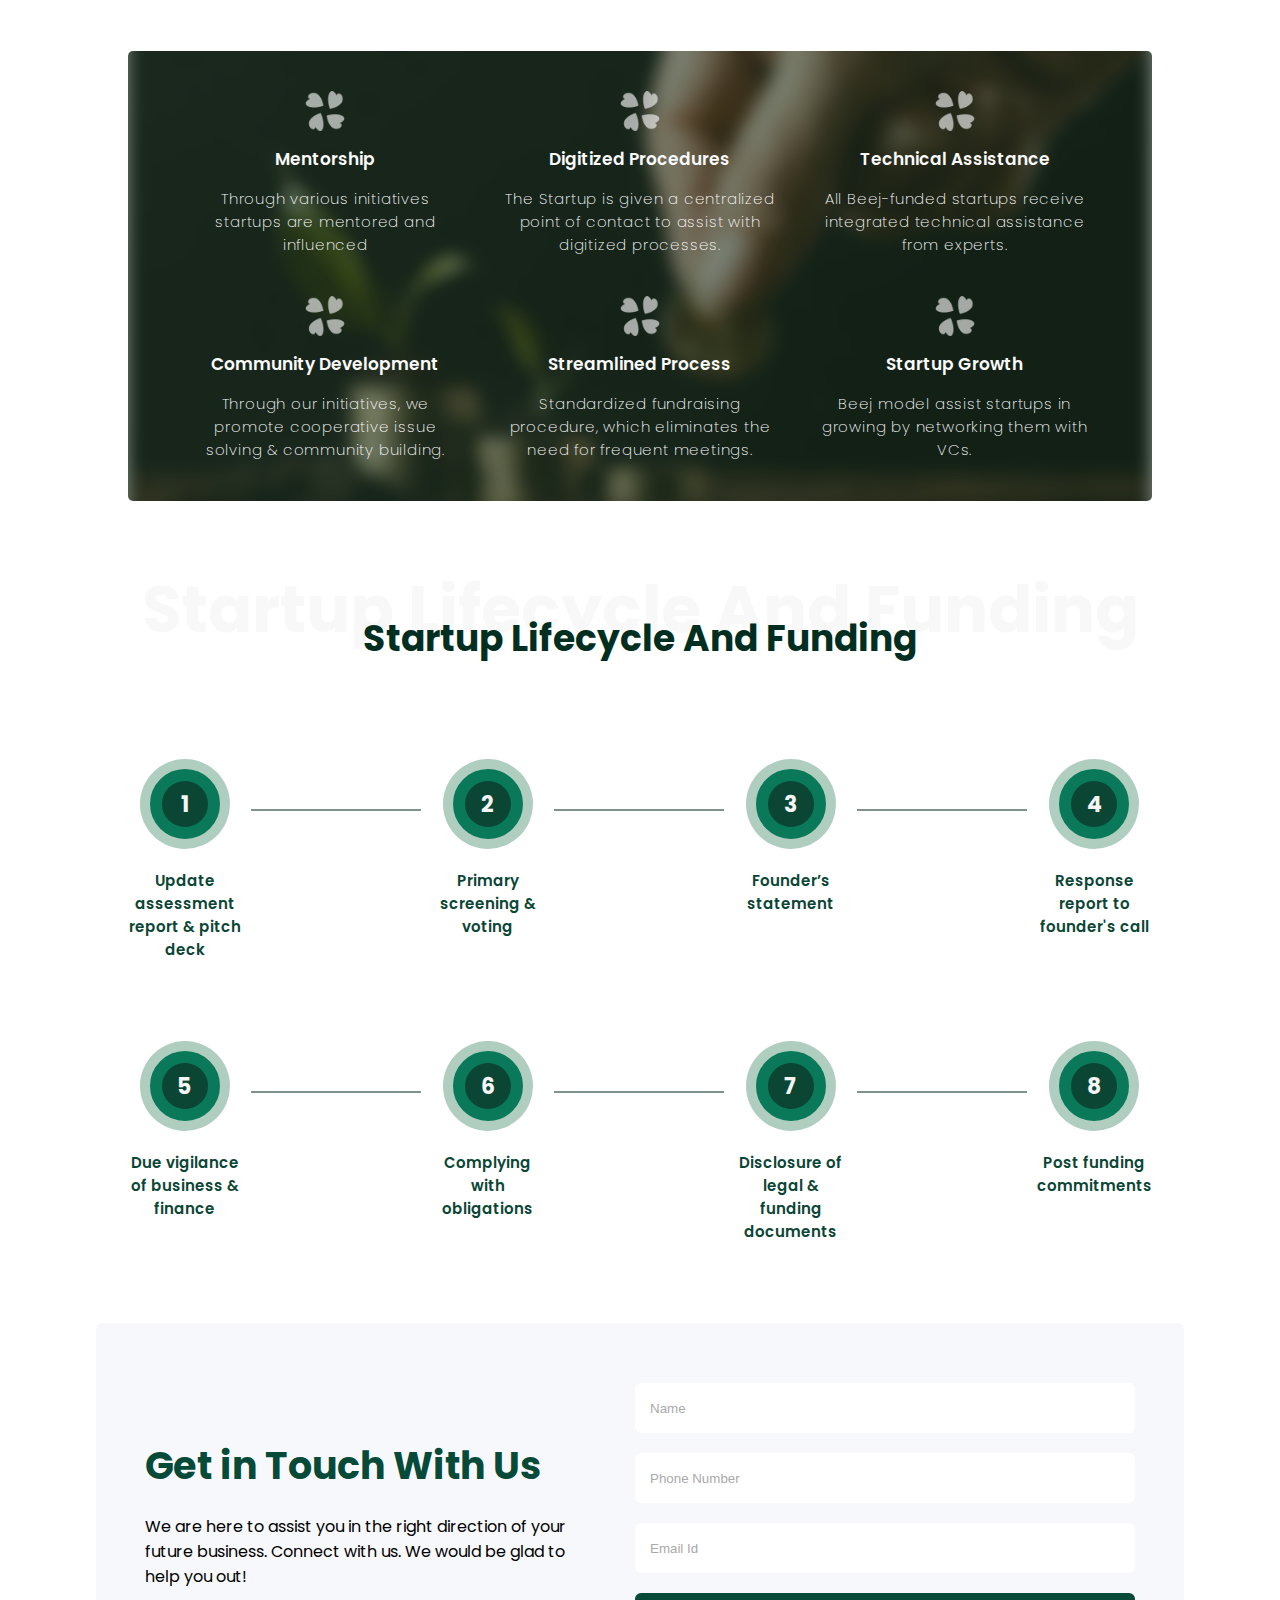
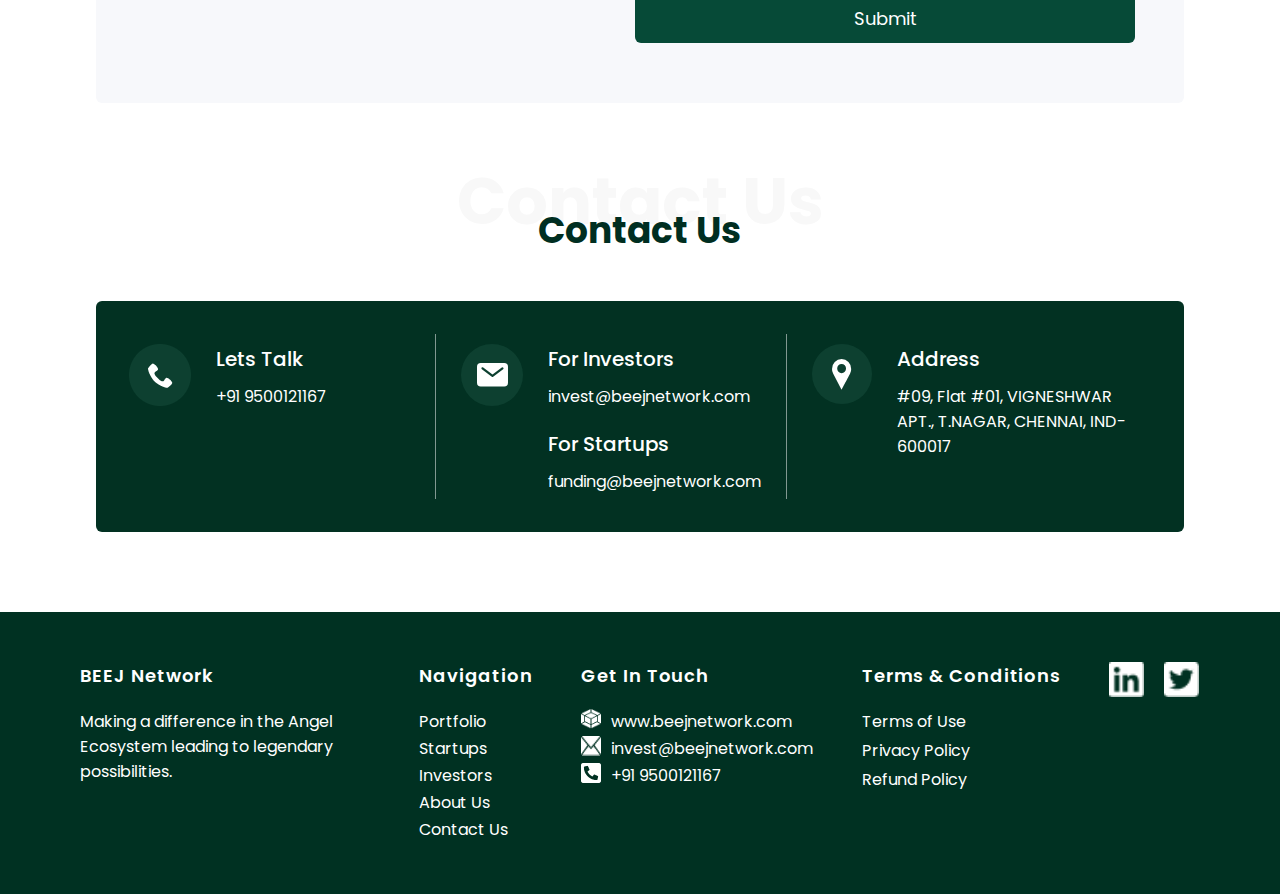
<file: startup.html>
<!DOCTYPE html>
<html lang="en">

<head>
  <meta charset="UTF-8">
  <meta http-equiv="X-UA-Compatible" content="IE=edge">
  <meta name="viewport" content="width=device-width, initial-scale=1.0">
  <title>Beej Network | Startups</title>
  <link rel="stylesheet" href="./css/index.css" />
  <link rel="icon" type="image/x-icon" href="./IMAGES/favicon.png">
  <!-- Flikity Style Sheet -->
  <link rel="stylesheet" href="https://npmcdn.com/flickity@2/dist/flickity.css" />
  <!-- Google Fonts -->
  <link rel="preconnect" href="https://fonts.googleapis.com" />
  <link rel="preconnect" href="https://fonts.gstatic.com" crossorigin />
  <link rel="stylesheet" href="https://unpkg.com/swiper/swiper-bundle.min.css" />
  <link rel="stylesheet" href="https://cdnjs.cloudflare.com/ajax/libs/font-awesome/6.0.0-beta3/css/all.min.css" />
  <link href="https://fonts.googleapis.com/css2?family=Poppins:wght@300;400;500;600;700&display=swap"
    rel="stylesheet" />
  <!-- swiperjs -->
  <link
  rel="stylesheet"
  href="https://cdn.jsdelivr.net/npm/swiper/swiper-bundle.min.css"
/>
</head>

<body>

  <div class="main-section">
    <!-- navbar-start -->
    <div class="hero-nav">
      <div class="hero-nav-logo">
           <a href="/"><img src="./IMAGES/logo.png" alt=""></a> 
      </div> 

      <div class="hero-nav-menu" >
        <a href="portfolio.html">Portfolio</a>
        <a href="startup.html">Startups</a>
        <a href="investor.html">Investors</a>
        <a href="" class="dropdown">Join our network <img src="./IMAGES/downarrow.png" alt="" class="downarrow"></a>

        <div class="options">
          <a href="becomeamember.html" class="option">As Investor</a>

          <a href="applyforfunding.html" class="option">As Founder</a>
        </div>                
      </div>

      <div class="hamberger">
          <div class="bar1"></div>
          <div class="bar2"></div>
          <div class="bar3"></div>
      </div>

      <div class="hamb-menu">
          <a href="portfolio.html">Portfolio</a>
          
          <a href="startup.html">Startups</a>
          
          <a href="investor.html">Investors</a>
          
          <a href="" class="dropdown">Join our network <img src="./IMAGES/whitearrow.png" alt="" class="downarrow"></a>

        <div class="res-options">
          <a href="becomeamember.html" class="option">As Investor</a>

          <a href="applyforfunding.html" class="option">As Founder</a>
        </div>  
      </div>
  </div>
  <!-- navbar-end -->

  <!-- --------------------------BOX1-START------------------------------------- -->

  <div class="invester-box1">
    <div class="invester-box1-heading">
      <h1>Taking On Unique And Nontrivial Venture Opportunities</h1>
    </div>
    <div class="line">

    </div>
    <div class="invester-box1-para">
      <p>We are redefining startup financing for India while collaborating with entrepreneurs, innovators, and experimenters to advance the best initiatives.</p>
    </div>

    <div class="invester-box1-button">
      <a href="applyforfunding.html"><button>Apply for funding</button></a>
    </div>

 </div>


  <!-- ---------------------------startup-funding-start-------------------- -->

  <div class="startup-funding" >
    <div class="headings">
        <h2 class="highlight">Startups Funded</h2>     
        <h2 class="shadow">Startups Funded</h2>
    </div>

    <div class="stratup-swiper-cards">

      <div class="swiper mySwiper">
        <div class="swiper-wrapper">
          <div class="swiper-slide">
            <div class="startup-card">
              <img src="./IMAGES/swytchd.png" alt="">
              <div class="startup-details">
                <h4>Swytchd</h4>
                <p>Founded in 2022 <br> Partnered in 2022 <br> Round : Seed </p>
                <h5><a href="https://www.swytchd.com/" target="_blank" >View More</a></h5>
              </div>
            </div>
          </div>
          <div class="swiper-slide">
            <div class="startup-card">
              <img src="./IMAGES/chaiwale.png" alt="">
              <div class="startup-details">
                <h4>Chaiwaale</h4>
                <p>Founded in 2018 <br> Partnered in 2022 <br> Round : Pre-series A </p>
                <h5><a href="https://chaiwaale.com/" target="_blank">View More</a></h5>
              </div>
            </div>
          </div>
          <div class="swiper-slide">
            <div class="startup-card">
              <img src="./IMAGES/rupid.png" alt="">
              <div class="startup-details">
                <h4>Rupid</h4>
                <p>Founded in 2022 <br> Partnered in 2022 <br> Round :  Pre-seed</p>
                <h5><a href="https://Rupid.in/" target="_blank">View More</a></h5>
              </div>
            </div>
          </div>
          <div class="swiper-slide">
            <div class="startup-card">
              <img src="./IMAGES/taxida.png" alt="">
              <div class="startup-details">
                <h4>Taxida</h4>
                <p>Founded in 2020 <br> Partnered in 2022 <br> Round : Seed </p>
                <h5><a href="https://taxida.in/" target="_blank">View More</a></h5>
              </div>
            </div>
          </div>
          <div class="swiper-slide">
            <div class="startup-card">
              <img src="./IMAGES/crib.png" alt="">
              <div class="startup-details">
                <h4>Crib</h4>
                <p>Founded in 2022 <br> Partnered in 2022 <br> Round : Seed </p>
                <h5><a href="https://crib.in/" target="_blank">View More</a></h5>
              </div>
            </div>
          </div>
          <div class="swiper-slide">
            <div class="startup-card">
              <img src="./IMAGES/med.png" alt="">
              <div class="startup-details">
                <h4>Mr. Med</h4>
                <p>Founded in 2021 <br> Partnered in 2022 <br> Round : Seed </p>
                <h5><a href="https://www.mrmed.in/" target="_blank">View More</a></h5>
              </div>
            </div>
          </div>
          <div class="swiper-slide">
            <div class="startup-card">
              <img src="./IMAGES/jinglebid.png" alt="">
              <div class="startup-details">
                <h4>Jinglebid</h4>
                <p>Founded in 2020 <br> Partnered in 2022 <br> Round : Pre-series A </p>
                <h5><a href="https://www.jinglebid.com/" target="_blank">View More</a></h5>
              </div>
            </div>
          </div>
        </div>
        
        <div class="swiper-pagination"></div>
      </div>
    </div>
   
    
   <!-- <div class="swiper-cards">
    <div class="swiper mySwiper ">
      <div class="swiper-wrapper">

        <div class="swiper-slide " >
         <div class="swiper-data">
          <img src="./IMAGES/chaiwale.png" alt="" class="images">
         </div>
        </div>

        <div class="swiper-slide">
          <div class="swiper-image">
            <img src="./IMAGES/taxida.png" alt="">
          </div>
        </div>

        <div class="swiper-slide">
          <div class="swiper-image">
            <img src="./IMAGES/rupid.png" alt="">
          </div>
        </div>

        <div class="swiper-slide">
         <div class="swiper-image">
          <img src="./IMAGES/swytchd.png" alt="">
         </div>
        </div>

        <div class="swiper-slide">
          <div class="swiper-image">
           <img src="./IMAGES/crib.png" alt="">
          </div>
         </div>

      </div>
     
      
    </div>
   </div> -->

       <!-- only in responsive -->

       <!-- <div class="startup-fund">
        <div class="startup-fund-images">
  
          <img src="./IMAGES/chaiwale.png" alt="">
  
        </div>

        <div class="startup-fund-images">
  
          <img src="./IMAGES/rupid.png" alt="">
  
        </div>

        <div class="startup-fund-images">
  
          <img src="./IMAGES/taxida.png" alt="">
  
        </div>
  
       
  
        <div class="startup-fund-images">
  
          <img src="./IMAGES/swytchd.png" alt="">
  
        </div>

        <div class="startup-fund-images">
  
          <img src="./IMAGES/crib.png" alt="">
  
        </div>
  
  
  
      </div> -->

   

  </div> 


  

  <!-- ----------------------------startup-funding-end-------------- -->

  <!-- -------------------------------------Benefits for Startups Start---------- -->

  <div class="startup-benefit ">

    <div class="headings">
        <h2 class="highlight">Adavantages For Startups</h2>      
        <h2 class="shadow">Adavantages For Startups</h2>
    </div>

    <div class="startup-benefit-cards">

      <div class="startup-benefit-cards-card">
        <img src="./IMAGES/motive.png" alt="">
        <h2>Mentorship</h2>
        <p> Through various initiatives startups are mentored and influenced
        </p>
      </div>

      <div class="startup-benefit-cards-card">
        <img src="./IMAGES/motive.png" alt="">
        <h2>Digitized Procedures</h2>
        <p>The Startup is given a centralized point of contact to assist with digitized processes.
        </p>
      </div>

      <div class="startup-benefit-cards-card">
        <img src="./IMAGES/motive.png" alt="">
        <h2>Technical Assistance</h2>
        <p>All Beej-funded startups receive integrated technical assistance from experts.</p>
      </div>

      <div class="startup-benefit-cards-card">
        <img src="./IMAGES/motive.png" alt="">
        <h2>Community Development</h2>
        <p>Through our initiatives, we promote cooperative issue solving & community building. 
        </p>
      </div>

      <div class="startup-benefit-cards-card">
        <img src="./IMAGES/motive.png" alt="">
        <h2>Streamlined Process</h2>
        <p>Standardized fundraising procedure, which eliminates the need for frequent meetings.
        </p>
      </div>

      <div class="startup-benefit-cards-card">
        <img src="./IMAGES/motive.png" alt="">
        <h2>Startup Growth</h2>
        <p>Beej model assist startups in growing by networking them with VCs.</p>
      </div>

    </div>
  </div>
  <!-- -------------------------------------Benefits for Startups end -------------------->

  <!-- -------------------------------------Funding process-Start----------------------- -->

  <div class="Funding-process ">

    <div class="headings">
        <h2 class="highlight">Startup Lifecycle And Funding </h2>
        <h2 class="shadow">Startup Lifecycle And Funding</h2>
    </div>


    <div class="Funding-process-circles-cards">
      <div class="Funding-process-circles-cards-card">
        <div class="circles-outer-circle">
          <div class="circles-inner-circle">
            <h3>1</h3>
          </div>
        </div>
        <h2>Update assessment report & pitch deck</h2>
      </div>
      <hr >
      <div class="Funding-process-circles-cards-card">
        <div class="circles-outer-circle">
          <div class="circles-inner-circle">
            <h3>2</h3>
          </div>
        </div>
        <h2>Primary screening & voting</h2>
      </div>
      <hr class="rhide">
      <div class="Funding-process-circles-cards-card">
        <div class="circles-outer-circle">
          <div class="circles-inner-circle">
            <h3>3</h3>
          </div>
        </div>
        <h2>Founder’s statement</h2>
      </div>

      <hr >
      <div class="Funding-process-circles-cards-card">
        <div class="circles-outer-circle">
          <div class="circles-inner-circle">
            <h3>4</h3>
          </div>
        </div>
        <h2>Response report to founder's call</h2>
      </div>



      <div class="Funding-process-circles-cards-card">
        <div class="circles-outer-circle">
          <div class="circles-inner-circle">
            <h3>5</h3>
          </div>
        </div>
        <h2>Due vigilance of business & finance</h2>
      </div>


      <hr>
      <div class="Funding-process-circles-cards-card">
        <div class="circles-outer-circle">
          <div class="circles-inner-circle">
            <h3>6</h3>
          </div>
        </div>
        <h2>Complying with obligations</h2>
      </div>


      <hr class="rhide">
      <div class="Funding-process-circles-cards-card">
        <div class="circles-outer-circle">
          <div class="circles-inner-circle">
            <h3>7</h3>
          </div>
        </div>
        <h2>Disclosure of legal & funding documents</h2>
      </div>


      <hr>
      <div class="Funding-process-circles-cards-card">
        <div class="circles-outer-circle">
          <div class="circles-inner-circle">
            <h3>8</h3>
          </div>
        </div>
        <h2>Post funding commitments</h2>
      </div>

    </div>

  </div>
  <!-- -------------------------------------Funding process-End----------------------- -->



  <!-- -------------------------------------partnership-start----------------------- -->
  <!-- <div class="partnership gap-toppadding">
    <div class="headings">
       <h2 class="highlight">Beej Partnerships</h2>
        <h2 class="shadow">Beej Partnerships</h2>
    </div>

    <div class="partnership-cards">
      <div class="partnership-cards-card">
        <img src="./IMAGES/swytchd.png" alt="">
        <h2>Lorem ipsum</h2>
        <p>Lorem ipsum dolor sit amet, consectetuer adipiscing elit, sed diam nonummy nibh</p>
      </div>

      <div class="partnership-cards-card">
        <img src="./IMAGES/swytchd.png" alt="">
        <h2>Lorem ipsum</h2>
        <p>Lorem ipsum dolor sit amet, consectetuer adipiscing elit, sed diam nonummy nibh</p>
      </div>


      <div class="partnership-cards-card">
        <img src="./IMAGES/swytchd.png" alt="">
        <h2>Lorem ipsum</h2>
        <p>Lorem ipsum dolor sit amet, consectetuer adipiscing elit, sed diam nonummy nibh</p>
      </div>

      <div class="partnership-cards-card">
        <img src="./IMAGES/swytchd.png" alt="">
        <h2>Lorem ipsum</h2>
        <p>Lorem ipsum dolor sit amet, consectetuer adipiscing elit, sed diam nonummy nibh</p>
      </div>
    </div>



    <div class="carocel">
    

        <div class="carousel" data-flickity='{ "autoPlay": true }'>
          <div class="carousel-cell">
            <div class="partnership-cards-card">
              <img src="./IMAGES/swytchd.png" alt="">
              <h2>Lorem ipsum</h2>
              <p>Lorem ipsum dolor sit amet, consectetuer adipiscing elit, sed diam nonummy nibh</p>
            </div>
          </div>
         
  
          <div class="carousel-cell">
            <div class="partnership-cards-card">
              <img src="./IMAGES/swytchd.png" alt="">
              <h2>Lorem ipsum</h2>
              <p>Lorem ipsum dolor sit amet, consectetuer adipiscing elit, sed diam nonummy nibh</p>
            </div>
          </div>
         
  
          <div class="carousel-cell">
            <div class="partnership-cards-card">
              <img src="./IMAGES/swytchd.png" alt="">
              <h2>Lorem ipsum</h2>
              <p>Lorem ipsum dolor sit amet, consectetuer adipiscing elit, sed diam nonummy nibh</p>
            </div>
          </div>
         
  
        </div>
    </div>



    <div class="view-all">
      <div class="hr1"></div>
      <button>VIEW ALL</button>
      <div class="hr2"></div>
    </div>
  </div> -->
  <!-- -------------------------------------partnership-End----------------------- -->


  <!-- -------------------------------------Why founders love Beej ?-Start----------------------- -->

  <!-- <div class="founders-love gap-toppadding">

    <div class="headings">
      <div class="headings-heading">
        <h2>WHY STARTUPS SHOULD CONNECT WITH BEEJ?</h2>
      </div>
      <div class="headings-bg-heading">
        <h2>WHY STARTUPS SHOULD CONNECT WITH BEEJ?</h2>
      </div>
    </div>

    <div class="founders-love-swiper">
    

      <div class="carousel" data-flickity='{ "autoPlay": true }'>
        <div class="carousel-cell">
          <div class="founders-love-swiper-left">
            <div class="founders-love-swiper-left-tbox">
              <p>" Beej has direct connections indigenously as well as globally. We were able to engage with various stakeholder groups utilizing their network to seek assistance with our Ecommerce collaborations. When we consult Beej, we can always get the greatest advice and bounce ideas off of someone.
                "</p>
              <p>Lorem ipsum dolor sit amet</p>
            </div>
          </div>

          <div class="founders-love-swiper-right">
            <img src="./IMAGES/person1.png" alt="">
          </div>
        </div>
       

        <div class="carousel-cell">
          <div class="founders-love-swiper-left">
            <div class="founders-love-swiper-left-tbox">
              <p>"The team at Beej surely understands the obstacles an entrepreneur faces and have provided us with the best services we could hope for. They were our constant supporters & provided us with timely consultations, making our startup journey much easier.
                "</p>
              <p>Lorem ipsum dolor sit amet</p>
            </div>
          </div>

          <div class="founders-love-swiper-right">
            <img src="./IMAGES/person1.png" alt="">
          </div>
        </div>
        <div class="carousel-cell">
          <div class="founders-love-swiper-left">
            <div class="founders-love-swiper-left-tbox">
              <p>" Beej schemes and guidance systems have been a great advantage to us in our startup business. Their financing and business model has been a huge aid in terms of setting up our business and have provided us with ideal assistance. 
                "</p>
              <p>Lorem ipsum dolor sit amet</p>
            </div>
          </div>

          <div class="founders-love-swiper-right">
            <img src="./IMAGES/person1.png" alt="">
          </div>
        </div>

      </div>
    </div>
  </div> -->


  <!-- -------------------------------------Why founders love Beej ?-End----------------------- -->


  <!-- -------------------------------------.founders-voice-start----------------------- -->

  <!-- <div class="Founder-voice gap-toppadding">

    <div class="headings">
      <div class="headings-heading">
        <h2>In Founder's voice</h2>
      </div>
      <div class="headings-bg-heading">
        <h2>In Founder's voice</h2>
      </div>
    </div>

    <div class="Founder-voice-videos">
      <div class="Founder-voice-videos-video">
        <img src="./IMAGES/Macbook.png" alt="">
        <img src="./IMAGES/youtube.png" alt="" class="play-icon">
      </div>

      <div class="Founder-voice-videos-video">
        <img src="./IMAGES/Macbook.png" alt="">
        <img src="./IMAGES/youtube.png" alt="" class="play-icon">
      </div>


      <div class="Founder-voice-videos-video">
        <img src="./IMAGES/Macbook.png" alt="">
        <img src="./IMAGES/youtube.png" alt="" class="play-icon">
      </div>

    </div>

    <div class="view-all">
      <div class="hr1"></div>
      <button>VIEW ALL</button>
      <div class="hr2"></div>
    </div>

    <div class="youtube-carocel">
    

      <div class="carousel" data-flickity='{ "autoPlay": true }'>
        <div class="carousel-cell">
          <div class="Founder-voice-videos-video">
            <img src="./IMAGES/Macbook.png" alt="">
            <img src="./IMAGES/youtube.png" alt="" class="play-icon">
          </div>
        </div>
       

        <div class="carousel-cell">
          <div class="Founder-voice-videos-video">
            <img src="./IMAGES/Macbook.png" alt="">
            <img src="./IMAGES/youtube.png" alt="" class="play-icon">
          </div>
        </div>
       

        <div class="carousel-cell">
          <div class="Founder-voice-videos-video">
            <img src="./IMAGES/Macbook.png" alt="">
            <img src="./IMAGES/youtube.png" alt="" class="play-icon">
          </div>
        </div>
       

      </div>
  </div>
  </div>

 -->

  <!-- bottom-start -->
<!-- 10.GET IN TOUCH WITH US   START -->
<section class="get-in-touch" id="callback">
  <div class="get-in-touch-content">
    <p class="get-heading">Get in Touch With Us</p>
    <p class="para">We are here to assist you in the right direction of your future business. Connect with us. We would be glad to help you out! </p>
  </div>
  <div class="get-in-touch-form">
    <form action="" id="form">

      <div class="valid v1">
        <input
          type="text"
          class="Name"
          placeholder="Name"
          id="name"
          autocomplete="off"
        />
        <span class="span">!
          <!-- <img class="span-img" src="/images/check.png" alt=""> -->
        </span>
      </div>
      <div class="valid v2">
        <input
          type="text"
          placeholder="Phone Number"
          id="phone"
          autocomplete="off"
        />
        <span class="span">!</span>
      </div>
      <div class="valid v3">
        <input
          type="email"
          placeholder="Email Id"
          id="email"
          autocomplete="off"
        />
        <span class="span">!</span>
      </div>
      <button class="btn btn-primary" id="submit">Submit</button>
    </form>

    <!-- succes popup -->

    <div class="booking-success">
      <div class="close-msg">&#10006;</div>
      <div class="success-img">
        <img src="./IMAGES/success.png" alt="" />
      </div>
      <div class="success-msg">
        <h3>Success</h3>
      </div>
      <div class="booked-msg">
        <p>submitted</p>
      </div>
    </div>
  </div>
 
</section>
<!-- GET IN TOUCH WITH US   END -->

<!-- 11.CONTACT US START -->
<section class="contact-us" id="contact">
  <div class="contactus">
    <div class="headings">
      <p class="highlight">Contact Us</p>
      <p class="shadow">Contact Us</p>
    </div>
    <div class="contact-ways">
      <div class="phone-contact">
        <div>
          <img src="./IMAGES/Group 198.png" alt="">
        </div>
        <div>
          <h6>Lets Talk</h6>
          <a href="tel:+91 9500121167">+91 9500121167</a>
        </div>
      </div>
      <div class="line1"></div>
      <div class="email-contact">
        <div>
          <img src="./IMAGES/Group 15563.svg" alt="">
        </div>
        <div>
          <div>  
            <h6>For Investors</h6>
            <a href=" mailto: invest@beejnetwork.com">invest@beejnetwork.com</a>
          </div>
          <div>
            <h6 id="startup"> For Startups</h6>
         <a href="mailto: funding@beejnetwork.com">funding@beejnetwork.com</a>
          </div>                
            </div>
      </div>
      <div class="line2"></div>
      <div class="address">
        <div>
          <img src="./IMAGES/Group 10297.svg" alt="">
        </div>
        <div>
          <h6>Address</h6>
          <p>
            #09, Flat #01, VIGNESHWAR APT., T.NAGAR, CHENNAI, IND-600017              
          </p>
        </div>
      </div>
    </div>
  </div>
</section>
  <!-- CONTACT US END -->

<!-- 12.FOOTER   START -->
<section class="footer-section">
  <div class="footer">
  <div class="col1">
    <h5>BEEJ Network</h6>
     <p>
      Making a difference in the Angel Ecosystem leading to legendary possibilities.
      
      </p>
  </div>
  <div class="col2">
    <h5>Navigation</h5>
    <a href="portfolio.html">Portfolio</a>
    <a href="startup.html">Startups</a>
    <a href="investor.html">Investors</a>
    <a href="about-us.html">About Us</a>
    <a href="contact-us.html">Contact Us</a>
  </div>
  <div class="col3">
    <h5>Get In Touch</h5>
   
    <div class="contact">
      <img src="./IMAGES/Icon simple-webpack.png" alt="">
      <a href="https://beejnetwork.com/">www.beejnetwork.com</a>
    </div> 
    <div class="contact">
      <img src="./IMAGES/Icon zocial-email.png" alt="">
      <a href="mailto: invest@beejnetwork.com">invest@beejnetwork.com</a>
    </div>
     <div class="contact"> 
      <img src="./IMAGES/Icon awesome-phone-square-alt.png" alt="">
     <a href="tel: +91 9500121167">+91 9500121167</a>
    </div>
  </div>
  <div class="col4">
    <h5>Terms & Conditions</h5>
    <a href="terms_of_use.html"> <p>Terms of Use</p></a>
    <a href="privacy_policy.html"> <p> Privacy Policy</p></a>
    <a href="refund_policy.html"> <p> Refund Policy</p></a>
  </div>
  <div class="col5">
    <div class="icons">
    <!-- <img src="./IMAGES/fb.png" alt=""> -->
    <a href="https://www.linkedin.com/company/beejnetwork/"><img src="./IMAGES/LinkedInLogo.png" alt=""></a>
    <a href=""><img src="./IMAGES/Twitter.png" alt=""></a>
    <!-- <img src="./IMAGES/insta.png" alt=""> -->
    </div>
  </div>
  </div>
 
</section> 
<!-- FOOTER   END-->
  </div>


    
  <!-- bottom-end -->


  <!-- -------------------------------------.founders-voice-End----------------------- -->
  <!-- -------------------------------------------------------------end---------------------------- -->

 


  <!------------- swiper js --------------->
  <script src="https://cdn.jsdelivr.net/npm/swiper/swiper-bundle.min.js"></script>

  <!-- Initialize Swiper -->
  <script>
    var swiper = new Swiper(".mySwiper", {
      slidesPerView: 3,
      spaceBetween: 50,
      loop: true,
      pagination: {
        el: ".swiper-pagination",
        clickable: true,
      },
      breakpoints: {
        1300: {
            spaceBetweenSlides: 30
        },
        800:{
          spaceBetweenSlides: 20
        },
        700: {
          slidesPerView: 2,
        },
        500:{
          slidesPerView: 2,
          spaceBetweenSlides: 30
        },
        300:{
          slidesPerView: 1,
        }
      }
    });
  </script>

<!-------------- java script ---------------->
<script src="./javascript/index.js"></script>


</body>

</html>
</file>
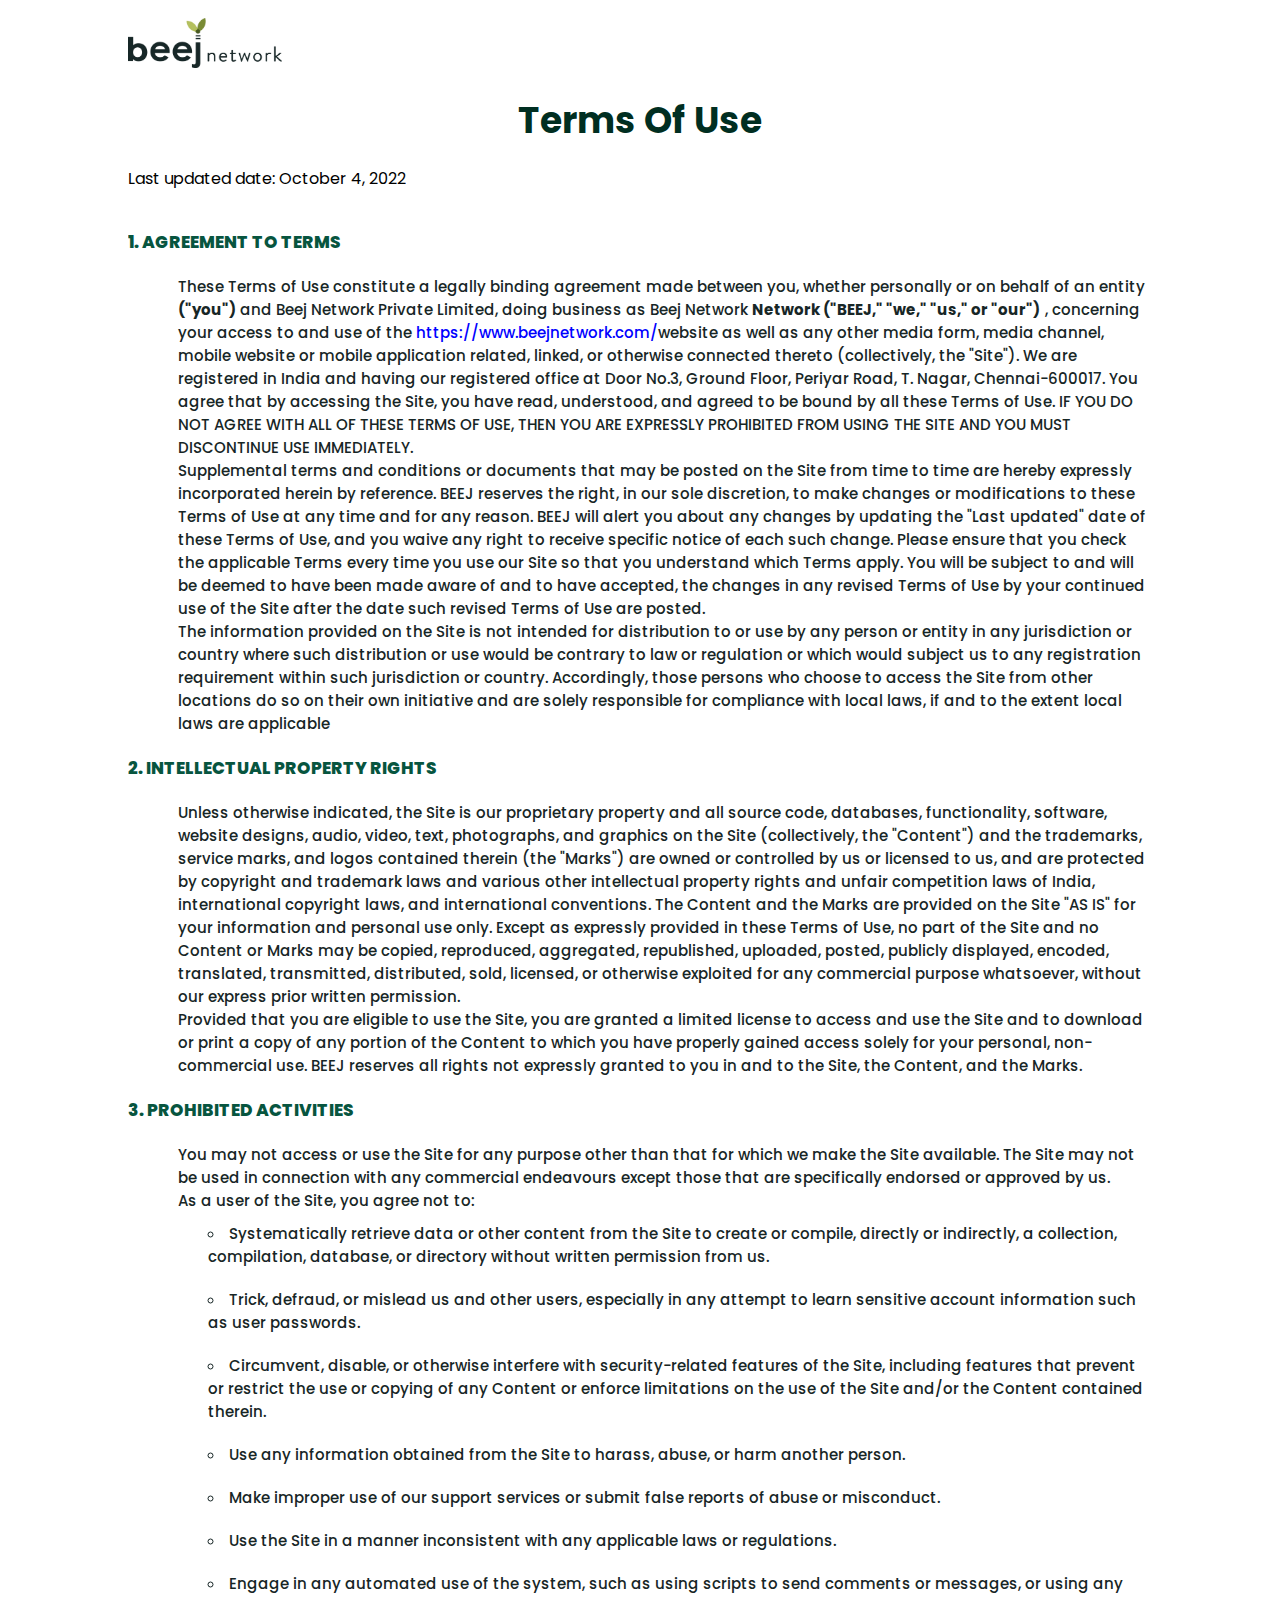
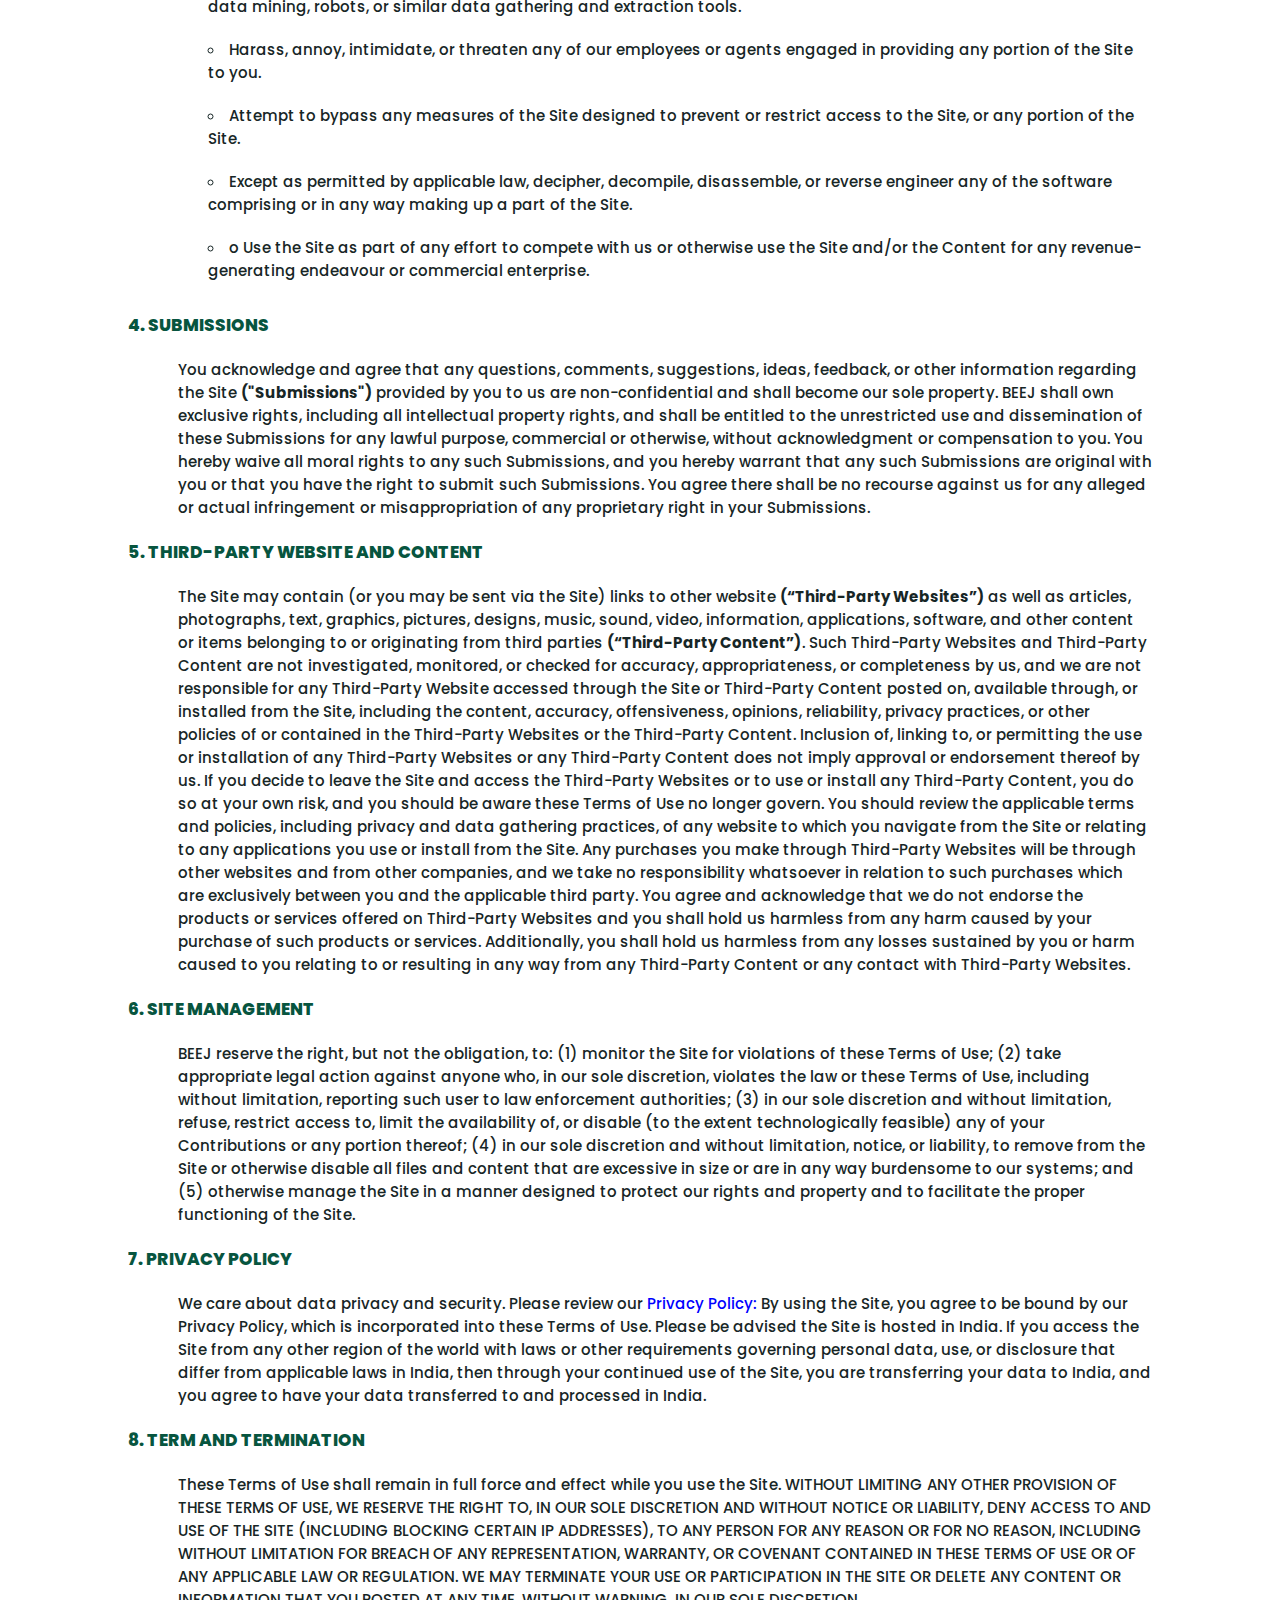
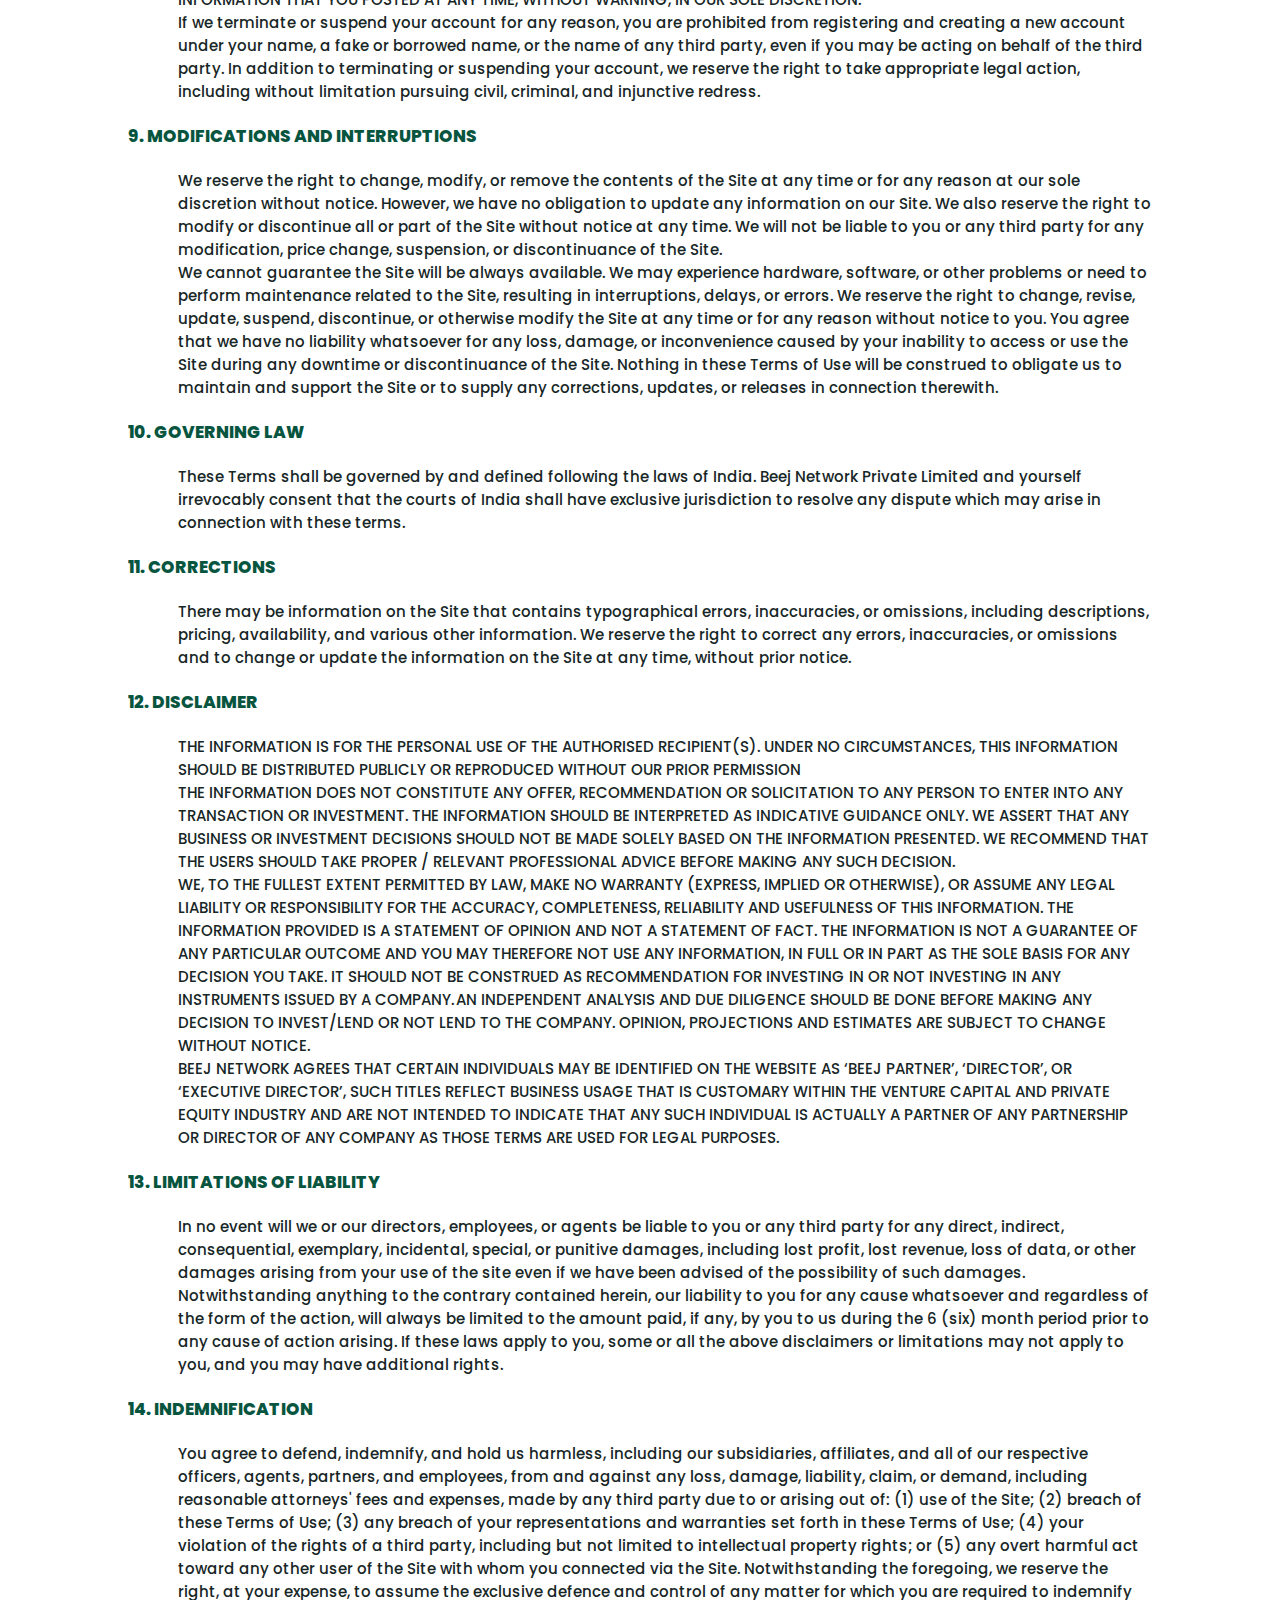
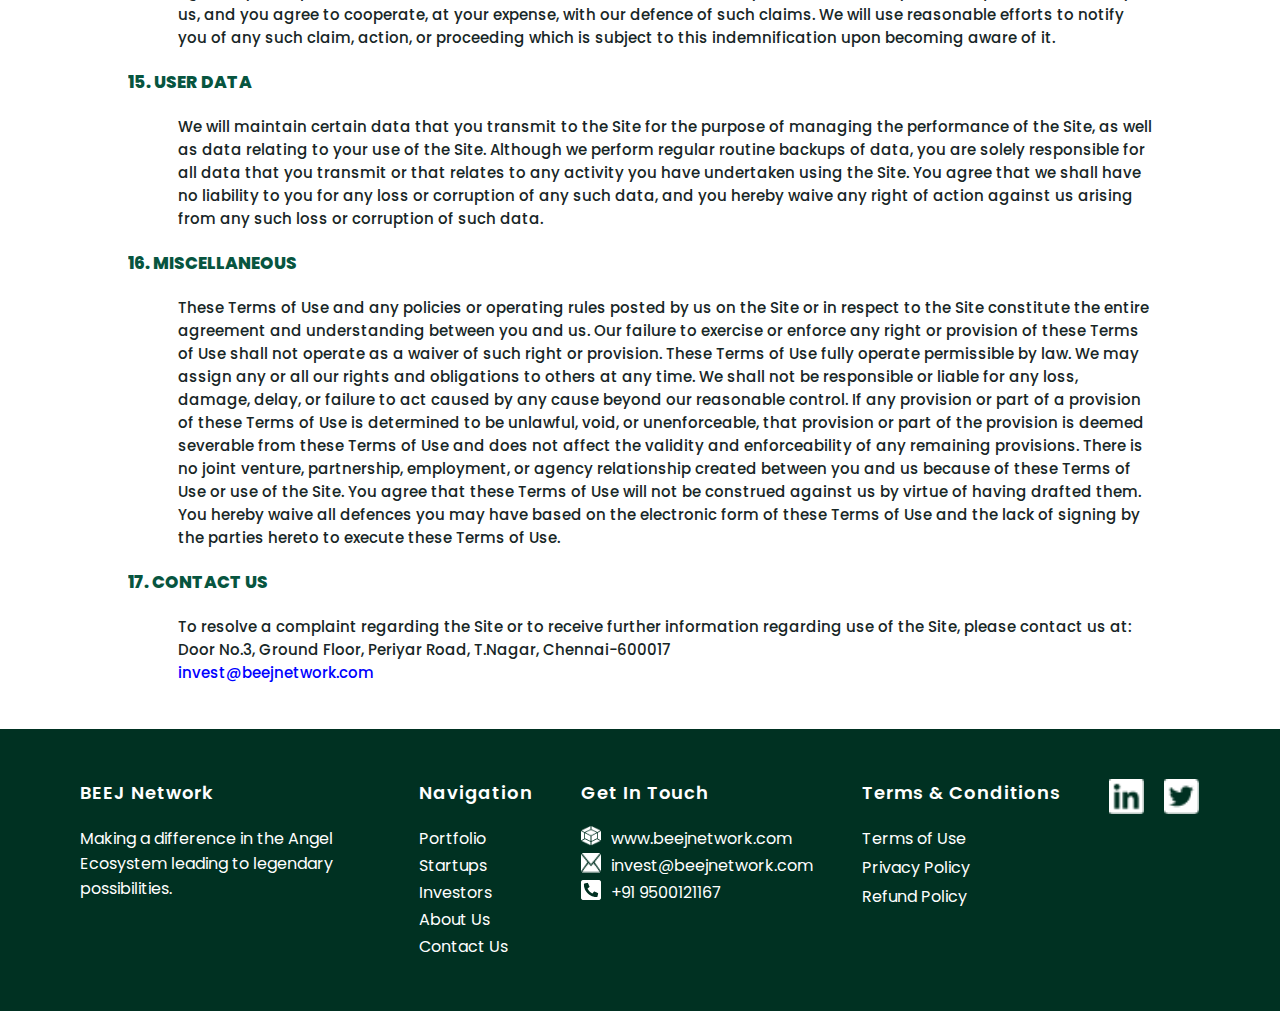
<file: terms_of_use.html>
<!DOCTYPE html>
<html lang="en">
  <head>
    <meta charset="UTF-8" />
    <meta http-equiv="X-UA-Compatible" content="IE=edge" />
    <meta name="viewport" content="width=device-width, initial-scale=1.0" />
    <title>Beej Network | Terms Of Use</title>

    <!-------------- fav icon ------------------->
    <link rel="icon" type="image/x-icon" href="./IMAGES/favicon.png" />

    <!------------------- css links ------------------>
    <link rel="stylesheet" href="./css/policy.css" />
    <link rel="stylesheet" href="./css/index.css" />

    <!-- Google Fonts -->
    <link rel="preconnect" href="https://fonts.googleapis.com" />
    <link rel="preconnect" href="https://fonts.gstatic.com" crossorigin />
    <link
      href="https://fonts.googleapis.com/css2?family=Poppins:wght@300;400;500;600;700&display=swap"
      rel="stylesheet"
    />
  </head>
  <body>
    <div class="policy-section">
      <div class="logo-img">
        <a href="/"> <img src="./IMAGES/logo.png" alt="" /></a>
      </div>
      <h1>Terms Of Use</h1>
      <p>Last updated date: October 4, 2022</p>
      <ol class="main">
        <li>AGREEMENT TO TERMS</li>
        <p class="inner-para">
          These Terms of Use constitute a legally binding agreement made between
          you, whether personally or on behalf of an entity <b>("you") </b>and
          Beej Network Private Limited, doing business as Beej Network
          <b>Network ("BEEJ," "we," "us," or "our")</b> , concerning your access
          to and use of the
          <a href="https://www.beejnetwork.com/">https://www.beejnetwork.com/</a
          >website as well as any other media form, media channel, mobile
          website or mobile application related, linked, or otherwise connected
          thereto (collectively, the "Site"). We are registered in India and
          having our registered office at Door No.3, Ground Floor, Periyar Road,
          T. Nagar, Chennai-600017. You agree that by accessing the Site, you
          have read, understood, and agreed to be bound by all these Terms of
          Use. IF YOU DO NOT AGREE WITH ALL OF THESE TERMS OF USE, THEN YOU ARE
          EXPRESSLY PROHIBITED FROM USING THE SITE AND YOU MUST DISCONTINUE USE
          IMMEDIATELY.
        </p>
        <p class="inner-para">
          Supplemental terms and conditions or documents that may be posted on
          the Site from time to time are hereby expressly incorporated herein by
          reference. BEEJ reserves the right, in our sole discretion, to make
          changes or modifications to these Terms of Use at any time and for any
          reason. BEEJ will alert you about any changes by updating the "Last
          updated" date of these Terms of Use, and you waive any right to
          receive specific notice of each such change. Please ensure that you
          check the applicable Terms every time you use our Site so that you
          understand which Terms apply. You will be subject to and will be
          deemed to have been made aware of and to have accepted, the changes in
          any revised Terms of Use by your continued use of the Site after the
          date such revised Terms of Use are posted.
        </p>
        <p class="inner-para">
          The information provided on the Site is not intended for distribution
          to or use by any person or entity in any jurisdiction or country where
          such distribution or use would be contrary to law or regulation or
          which would subject us to any registration requirement within such
          jurisdiction or country. Accordingly, those persons who choose to
          access the Site from other locations do so on their own initiative and
          are solely responsible for compliance with local laws, if and to the
          extent local laws are applicable
        </p>
        <li>INTELLECTUAL PROPERTY RIGHTS</li>
        <p class="inner-para">
          Unless otherwise indicated, the Site is our proprietary property and
          all source code, databases, functionality, software, website designs,
          audio, video, text, photographs, and graphics on the Site
          (collectively, the "Content") and the trademarks, service marks, and
          logos contained therein (the "Marks") are owned or controlled by us or
          licensed to us, and are protected by copyright and trademark laws and
          various other intellectual property rights and unfair competition laws
          of India, international copyright laws, and international conventions.
          The Content and the Marks are provided on the Site "AS IS" for your
          information and personal use only. Except as expressly provided in
          these Terms of Use, no part of the Site and no Content or Marks may be
          copied, reproduced, aggregated, republished, uploaded, posted,
          publicly displayed, encoded, translated, transmitted, distributed,
          sold, licensed, or otherwise exploited for any commercial purpose
          whatsoever, without our express prior written permission.
        </p>
        <p class="inner-para">
          Provided that you are eligible to use the Site, you are granted a
          limited license to access and use the Site and to download or print a
          copy of any portion of the Content to which you have properly gained
          access solely for your personal, non-commercial use. BEEJ reserves all
          rights not expressly granted to you in and to the Site, the Content,
          and the Marks.
        </p>
        <li>PROHIBITED ACTIVITIES</li>
        <p class="inner-para">
          You may not access or use the Site for any purpose other than that for
          which we make the Site available. The Site may not be used in
          connection with any commercial endeavours except those that are
          specifically endorsed or approved by us.
        </p>
        <p class="inner-para">As a user of the Site, you agree not to:</p>
        <ul class="circle">
          <li>
            Systematically retrieve data or other content from the Site to
            create or compile, directly or indirectly, a collection,
            compilation, database, or directory without written permission from
            us.
          </li>
          <li>
            Trick, defraud, or mislead us and other users, especially in any
            attempt to learn sensitive account information such as user
            passwords.
          </li>
          <li>
            Circumvent, disable, or otherwise interfere with security-related
            features of the Site, including features that prevent or restrict
            the use or copying of any Content or enforce limitations on the use
            of the Site and/or the Content contained therein.
          </li>
          <li>
            Use any information obtained from the Site to harass, abuse, or harm
            another person.
          </li>
          <li>
            Make improper use of our support services or submit false reports of
            abuse or misconduct.
          </li>
          <li>
            Use the Site in a manner inconsistent with any applicable laws or
            regulations.
          </li>
          <li>
            Engage in any automated use of the system, such as using scripts to
            send comments or messages, or using any data mining, robots, or
            similar data gathering and extraction tools.
          </li>
          <li>
            Harass, annoy, intimidate, or threaten any of our employees or
            agents engaged in providing any portion of the Site to you.
          </li>
          <li>
            Attempt to bypass any measures of the Site designed to prevent or
            restrict access to the Site, or any portion of the Site.
          </li>
          <li>
            Except as permitted by applicable law, decipher, decompile,
            disassemble, or reverse engineer any of the software comprising or
            in any way making up a part of the Site.
          </li>
          <li>
            o Use the Site as part of any effort to compete with us or otherwise
            use the Site and/or the Content for any revenue-generating endeavour
            or commercial enterprise.
          </li>
        </ul>
        <li>SUBMISSIONS</li>
        <p class="inner-para">
          You acknowledge and agree that any questions, comments, suggestions,
          ideas, feedback, or other information regarding the Site
          <b>("Submissions") </b>provided by you to us are non-confidential and
          shall become our sole property. BEEJ shall own exclusive rights,
          including all intellectual property rights, and shall be entitled to
          the unrestricted use and dissemination of these Submissions for any
          lawful purpose, commercial or otherwise, without acknowledgment or
          compensation to you. You hereby waive all moral rights to any such
          Submissions, and you hereby warrant that any such Submissions are
          original with you or that you have the right to submit such
          Submissions. You agree there shall be no recourse against us for any
          alleged or actual infringement or misappropriation of any proprietary
          right in your Submissions.
        </p>
        <li>THIRD-PARTY WEBSITE AND CONTENT</li>
        <p class="inner-para">
          The Site may contain (or you may be sent via the Site) links to other
          website <b>(“Third-Party Websites”) </b>as well as articles,
          photographs, text, graphics, pictures, designs, music, sound, video,
          information, applications, software, and other content or items
          belonging to or originating from third parties
          <b>(“Third-Party Content”)</b>. Such Third-Party Websites and
          Third-Party Content are not investigated, monitored, or checked for
          accuracy, appropriateness, or completeness by us, and we are not
          responsible for any Third-Party Website accessed through the Site or
          Third-Party Content posted on, available through, or installed from
          the Site, including the content, accuracy, offensiveness, opinions,
          reliability, privacy practices, or other policies of or contained in
          the Third-Party Websites or the Third-Party Content. Inclusion of,
          linking to, or permitting the use or installation of any Third-Party
          Websites or any Third-Party Content does not imply approval or
          endorsement thereof by us. If you decide to leave the Site and access
          the Third-Party Websites or to use or install any Third-Party Content,
          you do so at your own risk, and you should be aware these Terms of Use
          no longer govern. You should review the applicable terms and policies,
          including privacy and data gathering practices, of any website to
          which you navigate from the Site or relating to any applications you
          use or install from the Site. Any purchases you make through
          Third-Party Websites will be through other websites and from other
          companies, and we take no responsibility whatsoever in relation to
          such purchases which are exclusively between you and the applicable
          third party. You agree and acknowledge that we do not endorse the
          products or services offered on Third-Party Websites and you shall
          hold us harmless from any harm caused by your purchase of such
          products or services. Additionally, you shall hold us harmless from
          any losses sustained by you or harm caused to you relating to or
          resulting in any way from any Third-Party Content or any contact with
          Third-Party Websites.
        </p>
        <li>SITE MANAGEMENT</li>
        <p class="inner-para">
          BEEJ reserve the right, but not the obligation, to: (1) monitor the
          Site for violations of these Terms of Use; (2) take appropriate legal
          action against anyone who, in our sole discretion, violates the law or
          these Terms of Use, including without limitation, reporting such user
          to law enforcement authorities; (3) in our sole discretion and without
          limitation, refuse, restrict access to, limit the availability of, or
          disable (to the extent technologically feasible) any of your
          Contributions or any portion thereof; (4) in our sole discretion and
          without limitation, notice, or liability, to remove from the Site or
          otherwise disable all files and content that are excessive in size or
          are in any way burdensome to our systems; and (5) otherwise manage the
          Site in a manner designed to protect our rights and property and to
          facilitate the proper functioning of the Site.
        </p>
        <li>PRIVACY POLICY</li>
        <p class="inner-para">
          We care about data privacy and security. Please review our
          <a href="privacy_policy.html">Privacy Policy:</a> By using the Site,
          you agree to be bound by our Privacy Policy, which is incorporated
          into these Terms of Use. Please be advised the Site is hosted in
          India. If you access the Site from any other region of the world with
          laws or other requirements governing personal data, use, or disclosure
          that differ from applicable laws in India, then through your continued
          use of the Site, you are transferring your data to India, and you
          agree to have your data transferred to and processed in India.
        </p>
        <li>TERM AND TERMINATION</li>
        <p class="inner-para">
          These Terms of Use shall remain in full force and effect while you use
          the Site. WITHOUT LIMITING ANY OTHER PROVISION OF THESE TERMS OF USE,
          WE RESERVE THE RIGHT TO, IN OUR SOLE DISCRETION AND WITHOUT NOTICE OR
          LIABILITY, DENY ACCESS TO AND USE OF THE SITE (INCLUDING BLOCKING
          CERTAIN IP ADDRESSES), TO ANY PERSON FOR ANY REASON OR FOR NO REASON,
          INCLUDING WITHOUT LIMITATION FOR BREACH OF ANY REPRESENTATION,
          WARRANTY, OR COVENANT CONTAINED IN THESE TERMS OF USE OR OF ANY
          APPLICABLE LAW OR REGULATION. WE MAY TERMINATE YOUR USE OR
          PARTICIPATION IN THE SITE OR DELETE ANY CONTENT OR INFORMATION THAT
          YOU POSTED AT ANY TIME, WITHOUT WARNING, IN OUR SOLE DISCRETION.
        </p>
        <p class="inner-para">
          If we terminate or suspend your account for any reason, you are
          prohibited from registering and creating a new account under your
          name, a fake or borrowed name, or the name of any third party, even if
          you may be acting on behalf of the third party. In addition to
          terminating or suspending your account, we reserve the right to take
          appropriate legal action, including without limitation pursuing civil,
          criminal, and injunctive redress.
        </p>
        <li>MODIFICATIONS AND INTERRUPTIONS</li>
        <p class="inner-para">
          We reserve the right to change, modify, or remove the contents of the
          Site at any time or for any reason at our sole discretion without
          notice. However, we have no obligation to update any information on
          our Site. We also reserve the right to modify or discontinue all or
          part of the Site without notice at any time. We will not be liable to
          you or any third party for any modification, price change, suspension,
          or discontinuance of the Site.
        </p>
        <p class="inner-para">
          We cannot guarantee the Site will be always available. We may
          experience hardware, software, or other problems or need to perform
          maintenance related to the Site, resulting in interruptions, delays,
          or errors. We reserve the right to change, revise, update, suspend,
          discontinue, or otherwise modify the Site at any time or for any
          reason without notice to you. You agree that we have no liability
          whatsoever for any loss, damage, or inconvenience caused by your
          inability to access or use the Site during any downtime or
          discontinuance of the Site. Nothing in these Terms of Use will be
          construed to obligate us to maintain and support the Site or to supply
          any corrections, updates, or releases in connection therewith.
        </p>
        <li>GOVERNING LAW</li>
        <p class="inner-para">
          These Terms shall be governed by and defined following the laws of
          India. Beej Network Private Limited and yourself irrevocably consent
          that the courts of India shall have exclusive jurisdiction to resolve
          any dispute which may arise in connection with these terms.
        </p>
        <li>CORRECTIONS</li>
        <p class="inner-para">
          There may be information on the Site that contains typographical
          errors, inaccuracies, or omissions, including descriptions, pricing,
          availability, and various other information. We reserve the right to
          correct any errors, inaccuracies, or omissions and to change or update
          the information on the Site at any time, without prior notice.
        </p>
        <li>DISCLAIMER</li>
        <p class="inner-para">
          THE INFORMATION IS FOR THE PERSONAL USE OF THE AUTHORISED
          RECIPIENT(S). UNDER NO CIRCUMSTANCES, THIS INFORMATION SHOULD BE
          DISTRIBUTED PUBLICLY OR REPRODUCED WITHOUT OUR PRIOR PERMISSION
        </p>
        <p class="inner-para">
          THE INFORMATION DOES NOT CONSTITUTE ANY OFFER, RECOMMENDATION OR
          SOLICITATION TO ANY PERSON TO ENTER INTO ANY TRANSACTION OR
          INVESTMENT. THE INFORMATION SHOULD BE INTERPRETED AS INDICATIVE
          GUIDANCE ONLY. WE ASSERT THAT ANY BUSINESS OR INVESTMENT DECISIONS
          SHOULD NOT BE MADE SOLELY BASED ON THE INFORMATION PRESENTED. WE
          RECOMMEND THAT THE USERS SHOULD TAKE PROPER / RELEVANT PROFESSIONAL
          ADVICE BEFORE MAKING ANY SUCH DECISION.
        </p>
        <p class="inner-para">
          WE, TO THE FULLEST EXTENT PERMITTED BY LAW, MAKE NO WARRANTY (EXPRESS,
          IMPLIED OR OTHERWISE), OR ASSUME ANY LEGAL LIABILITY OR RESPONSIBILITY
          FOR THE ACCURACY, COMPLETENESS, RELIABILITY AND USEFULNESS OF THIS
          INFORMATION. THE INFORMATION PROVIDED IS A STATEMENT OF OPINION AND
          NOT A STATEMENT OF FACT. THE INFORMATION IS NOT A GUARANTEE OF ANY
          PARTICULAR OUTCOME AND YOU MAY THEREFORE NOT USE ANY INFORMATION, IN
          FULL OR IN PART AS THE SOLE BASIS FOR ANY DECISION YOU TAKE. IT SHOULD
          NOT BE CONSTRUED AS RECOMMENDATION FOR INVESTING IN OR NOT INVESTING
          IN ANY INSTRUMENTS ISSUED BY A COMPANY. AN INDEPENDENT ANALYSIS AND
          DUE DILIGENCE SHOULD BE DONE BEFORE MAKING ANY DECISION TO INVEST/LEND
          OR NOT LEND TO THE COMPANY. OPINION, PROJECTIONS AND ESTIMATES ARE
          SUBJECT TO CHANGE WITHOUT NOTICE.
        </p>
        <p class="inner-para">
          BEEJ NETWORK AGREES THAT CERTAIN INDIVIDUALS MAY BE IDENTIFIED ON THE
          WEBSITE AS ‘BEEJ PARTNER’, ‘DIRECTOR’, OR ‘EXECUTIVE DIRECTOR’, SUCH
          TITLES REFLECT BUSINESS USAGE THAT IS CUSTOMARY WITHIN THE VENTURE
          CAPITAL AND PRIVATE EQUITY INDUSTRY AND ARE NOT INTENDED TO INDICATE
          THAT ANY SUCH INDIVIDUAL IS ACTUALLY A PARTNER OF ANY PARTNERSHIP OR
          DIRECTOR OF ANY COMPANY AS THOSE TERMS ARE USED FOR LEGAL PURPOSES.
        </p>
        <li>LIMITATIONS OF LIABILITY</li>
        <p class="inner-para">
          In no event will we or our directors, employees, or agents be liable
          to you or any third party for any direct, indirect, consequential,
          exemplary, incidental, special, or punitive damages, including lost
          profit, lost revenue, loss of data, or other damages arising from your
          use of the site even if we have been advised of the possibility of
          such damages. Notwithstanding anything to the contrary contained
          herein, our liability to you for any cause whatsoever and regardless
          of the form of the action, will always be limited to the amount paid,
          if any, by you to us during the 6 (six) month period prior to any
          cause of action arising. If these laws apply to you, some or all the
          above disclaimers or limitations may not apply to you, and you may
          have additional rights.
        </p>
        <li>INDEMNIFICATION</li>
        <p class="inner-para">
          You agree to defend, indemnify, and hold us harmless, including our
          subsidiaries, affiliates, and all of our respective officers, agents,
          partners, and employees, from and against any loss, damage, liability,
          claim, or demand, including reasonable attorneys' fees and expenses,
          made by any third party due to or arising out of: (1) use of the Site;
          (2) breach of these Terms of Use; (3) any breach of your
          representations and warranties set forth in these Terms of Use; (4)
          your violation of the rights of a third party, including but not
          limited to intellectual property rights; or (5) any overt harmful act
          toward any other user of the Site with whom you connected via the
          Site. Notwithstanding the foregoing, we reserve the right, at your
          expense, to assume the exclusive defence and control of any matter for
          which you are required to indemnify us, and you agree to cooperate, at
          your expense, with our defence of such claims. We will use reasonable
          efforts to notify you of any such claim, action, or proceeding which
          is subject to this indemnification upon becoming aware of it.
        </p>
        <li>USER DATA</li>
        <p class="inner-para">
          We will maintain certain data that you transmit to the Site for the
          purpose of managing the performance of the Site, as well as data
          relating to your use of the Site. Although we perform regular routine
          backups of data, you are solely responsible for all data that you
          transmit or that relates to any activity you have undertaken using the
          Site. You agree that we shall have no liability to you for any loss or
          corruption of any such data, and you hereby waive any right of action
          against us arising from any such loss or corruption of such data.
        </p>
        <li>MISCELLANEOUS</li>
        <p class="inner-para">
          These Terms of Use and any policies or operating rules posted by us on
          the Site or in respect to the Site constitute the entire agreement and
          understanding between you and us. Our failure to exercise or enforce
          any right or provision of these Terms of Use shall not operate as a
          waiver of such right or provision. These Terms of Use fully operate
          permissible by law. We may assign any or all our rights and
          obligations to others at any time. We shall not be responsible or
          liable for any loss, damage, delay, or failure to act caused by any
          cause beyond our reasonable control. If any provision or part of a
          provision of these Terms of Use is determined to be unlawful, void, or
          unenforceable, that provision or part of the provision is deemed
          severable from these Terms of Use and does not affect the validity and
          enforceability of any remaining provisions. There is no joint venture,
          partnership, employment, or agency relationship created between you
          and us because of these Terms of Use or use of the Site. You agree
          that these Terms of Use will not be construed against us by virtue of
          having drafted them. You hereby waive all defences you may have based
          on the electronic form of these Terms of Use and the lack of signing
          by the parties hereto to execute these Terms of Use.
        </p>
        <li>CONTACT US</li>
        <p class="inner-para">
          To resolve a complaint regarding the Site or to receive further
          information regarding use of the Site, please contact us at:
        </p>
        <p class="inner-para">
          Door No.3, Ground Floor, Periyar Road, T.Nagar, Chennai-600017
        </p>
        <p class="inner-para">
          <a href="mailto: invest@beejnetwork.com ">invest@beejnetwork.com </a>
        </p>
      </ol>
    </div>
    <section class="footer-section" style="margin-top: 5vh;">
        <div class="footer">
        <div class="col1">
          <h5>BEEJ Network</h6>
           <p>
            Making a difference in the Angel Ecosystem leading to legendary possibilities.
            
            </p>
        </div>
        <div class="col2">
          <h5>Navigation</h5>
          <a href="portfolio.html">Portfolio</a>
          <a href="startup.html">Startups</a>
          <a href="investor.html">Investors</a>
          <a href="about-us.html">About Us</a>
          <a href="contact-us.html">Contact Us</a>
        </div>
        <div class="col3">
          <h5>Get In Touch</h5>
         
          <div class="contact">
            <img src="./IMAGES/Icon simple-webpack.png" alt="">
            <a href="https://beejnetwork.com/">www.beejnetwork.com</a>
          </div> 
          <div class="contact">
            <img src="./IMAGES/Icon zocial-email.png" alt="">
            <a href="mailto: invest@beejnetwork.com">invest@beejnetwork.com</a>
          </div>
           <div class="contact"> 
            <img src="./IMAGES/Icon awesome-phone-square-alt.png" alt="">
           <a href="tel: +91 9500121167">+91 9500121167</a>
          </div>
        </div>
        <div class="col4">
          <h5>Terms & Conditions</h5>
          <a href="terms_of_use.html"> <p>Terms of Use</p></a>
          <a href="privacy_policy.html"> <p> Privacy Policy</p></a>
          <a href="refund_policy.html"> <p> Refund Policy</p></a>
        </div>
        <div class="col5">
          <div class="icons">
          <!-- <img src="./IMAGES/fb.png" alt=""> -->
          <a href="https://www.linkedin.com/company/beejnetwork/"><img src="./IMAGES/LinkedInLogo.png" alt=""></a>
          <a href=""><img src="./IMAGES/Twitter.png" alt=""></a>
          <!-- <img src="./IMAGES/insta.png" alt=""> -->
          </div>
        </div>
        </div>
       
      </section> 
  </body>
</html>
</file>
<file: css/index.css>
* {
  margin: 0%;
  padding: 0%;
  box-sizing: border-box;
  scroll-behavior: smooth;
}

h1,
h2,
h3,
h4,
h5,
h6,
p,
li,
a,
button,
span {
  font-family: "Poppins", sans-serif;
}
a {
  text-decoration: none;
}
li {
  list-style: none;
}
button{
  outline: none;
  cursor: pointer;
}



/******************** main section *******************/

.main-section {
  width: 100%;
  display: flex;
  justify-content: center;
  align-items: center;
  flex-direction: column;
  overflow-x: hidden;
  gap: 150px;
  overflow-x: hidden;
}

@media (max-width: 1700px) {
  .main-section {
    gap: 120px;
  }
}
@media (max-width: 1450px) {
  .main-section {
    gap: 100px;
  }
}
@media (max-width: 1280px) {
  .main-section {
    gap: 80px;
  }
}
@media (max-width: 1000px) {
  .main-section {
    gap: 70px;
  }
}
@media (max-width: 800px) {
  .main-section {
    gap: 60px;
  }
}
@media (max-width: 500px) {
  .main-section {
    gap: 50px;
  }
}
@media (max-width: 400px) {
  .main-section {
    gap: 40px;
  }
}

/*************** headings *************/
.headings {
  width: 100%;
}
.highlight {
  width: 100%;
  transform: translateX(-50%);
  text-align: center;
  font: normal bold 45px Poppins;
  color: #002e21;
  opacity: 1;
  position: absolute;
  left: 50%;
  z-index: 1;
}
.shadow {
  width: 100%;
  /* transform: translateX(50%); */
  text-align: center;
  font: normal normal bold 83px Poppins;
  color: #f8f8f8;
  /* position: absolute; */
  /* top:10vh; */
  z-index: -1;
  transform: translateY(-50px);
}

@media (max-width: 1700px) {
  .highlight {
    font-size: 40px;
  }
  .shadow {
    font-size: 75px;
  }
}
@media (max-width: 1450px) {
  .highlight {
    font-size: 38px;
  }
  .shadow {
    font-size: 70px;
  }
}
@media (max-width: 1280px) {
  .highlight {
    font-size: 36px;
  }
  .shadow {
    font-size: 65px;
  }
}
@media (max-width: 1120px) {
  .highlight {
    font-size: 33px;
  }
  .shadow {
    font-size: 60px;
  }
}
@media (max-width: 1050px) {
  .highlight {
    font-size: 30px;
  }
  .shadow {
    font-size: 55px;
    transform: translateY(-40px);
  }
}
@media (max-width: 850px) {
  .highlight {
    font-size: 24px;
  }
  .shadow {
    font-size: 45px;
    transform: translateY(-35px);
  }
}
@media (max-width: 700px) {
  .highlight {
    width: 100%;
    font-size: 26px;
  }
  .shadow {
    font-size: 40px;
    transform: translateY(-30px);
  }
}

@media (max-width: 500px) {
  .highlight {
    font-size: 25px;
    padding: 0 20px;
  }
  .shadow {
    transform: translateY(-20px);
    font-size: 30px;
  }
}
@media (max-width: 400px) {
  .highlight {
    font-size: 25px;
  }
  .shadow {
    transform: translateY(-18px);
    font-size: 28px;
  }
}

/* ....................hero section................. */

/* nav-bar-start */
.hero-nav {
  width: 100%;
  height: 12vh;
  padding: 0px 138px;
  display: flex;
  justify-content: space-between;
  align-items: center;
  position: fixed;
  top: 0%;
  z-index: 2;
  background-color: #ffffff;
}

.scrolled {
  box-shadow: 0px 1px 6px rgba(0, 0, 0, 0.2);
}

.hero-nav-logo {
  height: 7vh;
}

.hero-nav-logo a img {
  height: 100%;
}

.hero-nav-menu {
  gap: 73px;
  display: flex;
  justify-content: space-between;
  align-items: center;
}

.hero-nav-menu a  {
  text-decoration: none;
  font: normal  600 20px Poppins;
  letter-spacing: 0px;
  color: #064a37;
  opacity: 1;
  transition: 0.3s;
}
#googleforms  {
  border: none;
  outline: none;
  cursor: pointer;
}

.hero-nav-menu a:hover {
  font-weight: bolder;
  transform: scale(1.05);
}
.hero-nav-menu .requestaborder {
  background-color: #f7f8fb;
  border: 2px solid #064a37;
  color: #064a37;
  border-radius: 10px;
  width: 239px;
  height: 60px;
  display: flex;
  justify-content: center;
  align-items: center;
}

.hero-nav-menu .requestaborder:hover {
  background-color: #064a37;
  color: #f7f8fb;
}
/* hamberger */
.hamberger {
  z-index: 1;
  display: none;
  cursor: pointer;
  width: 50px;
  height: 50px;
  flex-direction: column;
  /* align-items: center; */
  justify-content: center;
  
}

.border {
  background-color: rgba(109, 103, 103, 0.3);
  background-blend-mode: lighten;
  border-radius: 50%;
  padding-top: 2px;
  padding-left: 2px;
}

.bar1,
.bar2,
.bar3 {
  width: 35px;
  height: 5px;
  background-color: #333;
  margin: 4px 0;
  transition: 0.4s;
}

.change .bar1 {
  -webkit-transform: rotate(-45deg) translate(-9px, 4px);
  transform: rotate(-45deg) translate(-5px, 10px);
  background-color: #ffffff;
}

.change .bar2 {
  opacity: 0;
}

.change .bar3 {
  -webkit-transform: rotate(45deg) translate(-8px, -8px);
  transform: rotate(45deg) translate(-8px, -14px);
  background-color: #ffffff;
}

.hamb-menu {
  width: 100%;
  height: 100vh;
  left: -100%;
  bottom: 0%;
  background-color: #064a37;
  position: fixed;
  transition: 1s;
  top: 0;
  display: flex;
  flex-direction: column;
  justify-content: center;
  align-items: center;
  gap: 40px;
}
hr {
  width: 250px;
  color: #707070;
  height: 1px;
  opacity: 0.5;
}

.hamb-menu a {
  text-decoration: none;
  color: #f5f5f5;
  font: normal normal 20pt Poppins;
}
.active {
  left: 0%;
}


.options{
  background-color: #064A37;
  /* display: flex; */
  flex-direction: column;
  justify-content: center;
  align-items: center;
  position: absolute;
  top: 7vh;
  right:6%;
  border-radius: 5px;
  display: none;
}
.optaction{
  display: flex;
}
.options .option{
padding: 10px 50px;
 color: whitesmoke;
 font-size: 18px;
 font-weight: 400;
}
.options .option:hover{
  transform: scale(1.01);
  font-weight: 500;
  color: rgb(153, 250, 153);
}
.options .option:nth-child(1){
border-bottom: 0.2px solid whitesmoke;

}
.dropdown{
  display: flex;
  justify-content: center;
  align-items: center;
  gap: 15px;
}
.downarrow{
  height: 15px;
}
.uparrow{
  transform: rotate(180deg);
  transition: 0.2s;
}




/* hamberger-end */



/* media-querry */

@media (max-width: 1750px) {
  .hero-nav {
    padding: 0px 120px;
  }

  .hero-nav-menu {
    gap: 50px;
  }

  .hero-nav-menu .requestaborder {
    width: 230px;
    height: 55px;
  }
  .options .option{
    padding: 10px 40px;
    font-size: 16px;
  }
}

@media (max-width: 1624px) {
  .hero-nav {
    padding: 0px 100px;
  }
  .hero-nav-menu a ,#googleforms  {
    font: normal normal 600 18px Poppins;
  }
  .hero-nav-menu .requestaborder {
    width: 225px;
    /* height: 66px; */
  }
}

@media (max-width: 1419px) {
  .hero-nav {
    height: 10vh;
    padding: 0px 90px;
  }
  .hero-nav-menu a  ,#googleforms {
    font: normal  600 16px Poppins;
  }
  .hero-nav-menu .requestaborder {
    width: 200px;
    height: 50px;
  }
  .options .option{
    padding: 8px 30px;
    font-size: 14px;
  }
  .dropdown{
    gap: 10px;
  }
  .options{
    top: 6vh;
  }
}

@media (max-width: 1274px) {
  .hero-nav-menu .requestaborder {
    width: 180px;
    font-size: 15px;
  }
  .hero-nav-menu {
    gap: 30px;
  }
}

@media (max-width: 1089px) {
  .hero-nav {
    padding: 0 50px;
  }
  .hero-nav-menu a ,#googleforms  {
    font: normal 600 16px Poppins;
  }
  .hero-nav-menu .requestaborder {
    width: 180px;
  }
}

@media (max-width: 850px) {
  .hero-nav-menu {
    display: none;
  }
  .hamberger {
    /* padding-top: 20px; */
    display: flex;
    cursor: pointer;
  }
  .hamb-menu hr {
    width: 60%;
    border: 1px solid #f5f5f5;
    /* color: #f5f5f5;; */
    /* padding-bottom: 40px; */
  }
  .hamb-menu a {
    padding-top: 80px;
  }
  .res-options{
    border-radius: 5px;
    background-color: whitesmoke;;
    /* display: flex;  */
    flex-direction: column;
    justify-content: center;
    align-items: center;
    /* gap: 10px; */
    position: absolute;
    bottom: 14vh;
    display: none;
  }
  .r-optaction{
    display: flex; 
  }
  .res-options a{
    padding:5px 25px;
    color: #002e21;
    font-weight: 500;
  }
  .res-options a:hover{
    color: rgb(153, 250, 153);
  }
  .res-options .option:nth-child(1){
    border-bottom: 0.2px solid #002e21;
    
    }
}
@media(max-width:800px){
  .res-options{
    bottom: 16vh;
  }
}
@media(max-width:770px){
  .hamb-menu{
    gap: 20px;
  }
  .hamb-menu a{
    padding-top: 50px;
  }
  .res-options a{
    padding:5px 25px;
  }
}
@media (max-width: 632px) {
  .hero-nav {
    padding: 0px 40px;
  }
  .hamb-menu {
    gap: 30px;
  }
  .hamb-menu a {
    font: normal normal 18px Poppins;
    padding-top: 60px;
  }
  .res-options a{
    padding:5px 25px;
  }
}
@media (max-width: 525px) {
  .hero-nav {
    padding: 0 30px;
  }
  .hamb-menu a {
    font: normal normal 16px Poppins;
    padding-top: 30px;
  }
  .hero-nav-logo {
    height: 7vh;
  }
  .hamb-menu {
    gap: 20px;
  }
  .res-options{
    bottom: 22vh;
  }
  .res-options a{
    padding:5px 25px;
  }
  .downarrow{
    height: 10px;
  }
}
@media (max-width: 440px) {
  .hero-nav-logo {
    height: 6vh;
  }
}
@media(max-width:420px){
  .res-options{
    bottom: 20vh;
  }
}
@media(max-width:400px){
  .res-options{
    bottom: 18vh;
  }
}
@media(max-width:370px){
  .res-options{
    bottom: 15vh;
  }
}
/* nav-bar-end */

/**************************** hero-main-start ***********************/

.hero-bottom {
  width: 100%;
  position: relative;
  top: 20vh;
  display: flex;
  justify-content: space-between;
  flex-direction: column;
  position: relative;
  gap: 70px;
  padding-left: 140px;
}
.hero-bottom-heading h1 {
  width: 67%;
  color: #064a37;
  font: normal bold 60px Poppins;
}
.hero-paragraph {
  width: 55%;
}
.hero-paragraph p {
  color: #064a37;
  font: normal normal 22px Poppins;
  letter-spacing: 0.2px;
}
.hero-bottom-counter {
  width: 12vw;
  display: flex;
  justify-content: flex-start;
  gap: 50px;
  color: #064a37;
}
.hero-bottom-counter-child {
  background-color: #f7fafe;
  padding: 12%;
}
.hero-bottom-counter-child h3 {
  color: #064a37;
  font-size: 24px;
}
.hero-bottom-counter-count {
  text-align: center;
  color: #064a37;
  font-size: 40px;
  font-weight: 600px;
}
.hero-button button {
  background-color: #f7f8fb;
  /* color: #f7f8fb; */
  border: 2px solid #064a37;
  color: #064a37;
  border-radius: 10px;
  width: 239px;
  height: 70px;
  font-size: 20px;
  /* border: none; */
}

.hero-button button:hover {
  background-color: #064a37;
  color: #f7f8fb;
}
.right {
  width: 50%;
  position: absolute;
  right: -138px;
  top: 0px;
  display: flex;
  justify-content: flex-end;
}
.right img {
  width: 98%;
}

@media (max-width: 1821px) {
  .hero-bottom {
    gap: 60px;
  }
  .hero-bottom-heading h1 {
    font: normal bold 55px Poppins;
  }

  .hero-paragraph p {
    font: normal normal 20px Poppins;
  }
}
@media (max-width: 1750px) {
  .right {
    right: -120px;
  }
  .hero-bottom {
    padding-left: 120px;
    top: 19vh;
  }
}
@media (max-width: 1657px) {
  .hero-bottom-heading h1 {
    font: normal bold 50px Poppins;
  }
}
@media (max-width: 1623px) {
  .hero-bottom-heading h1 {
    width: 68%;
  }
  .hero-bottom {
    gap: 50px;
  }
  .hero-bottom {
    padding-left: 100px;
  }
}
@media (max-width: 1533px) {
  .hero-bottom-heading h1 {
    font: normal bold 47px Poppins;
  }

  .hero-paragraph p {
    font: normal normal 19px Poppins;
  }
}
@media (max-width: 1440px) {
  .hero-bottom {
    gap: 30px;
    /* top: 15vh; */
  }

  .hero-bottom-heading h1 {
    width: 75%;

    /* font-size: 3vw; */
  }

  .hero-paragraph {
    width: 65%;
  }
  .hero-paragraph p {
    font-size: 19px;
  }
  .right {
    top: 80px;
  }
}
@media (max-width: 1419px) {
  .right {
    right: -90px;
  }
  .hero-bottom {
    padding-left: 90px;
  }
  .hero-button button {
    width: 200px;
    height: 65px;
  }
}
@media (max-width: 1280px) {
  .right {
    right: -70px;
  }
  .hero-bottom {
    top: 15vh;
  }
}
@media (max-width: 1242px) {
  .hero-bottom-heading h1 {
    font: normal bold 40px Poppins;
  }

  .hero-paragraph p {
    font: normal normal 16px Poppins;
  }
  .hero-paragraph {
    width: 60%;
  }
  .hero-bottom {
    top: 14vh;
  }
  .hero-button button {
    width: 180px;
    height: 60px;
  }
}

@media (max-width: 1091px) {
  .hero-bottom-heading h1 {
    font: normal bold 34px Poppins;
  }

  .hero-paragraph p {
    font: normal normal 14px Poppins;
  }
  .hero-paragraph {
    width: 55%;
  }
  .hero-bottom {
    top: 13vh;
    padding-left: 50px;
  }
}

@media (max-width: 943px) {
  .hero-bottom-heading h1 {
    font: normal bold 30px Poppins;
  }

  .hero-paragraph p {
    font: normal normal 12px Poppins;
  }
}
@media (max-width: 851px) {
  .hero-bottom-heading h1 {
    font: normal bold 26px Poppins;
  }
  .hero-paragraph {
    width: 65%;
  }

  .hero-paragraph p {
    width: 100%;
    font: normal normal 12px Poppins;
  }
}

@media (max-width: 768px) {
  .hero-bottom-heading h1 {
    width: 100%;
    font-size: 3vw;
  }
  .right img {
    width: 100%;
  }

  .hero-bottom-heading h1 {
    font: normal bold 30px Poppins;
    text-align: center;
  }
  .hero-bottom {
    width: 90%;
    justify-content: center;
    align-items: center;
    padding-left: 0;
  }
  .right {
    position: relative;
    right: -150px;
    top: -20%;
    transform: scale(1.5);
    padding-bottom: 5%;
  }
  .hero-paragraph {
    width: 100%;
  }
  .hero-paragraph p {
    width: 100%;
    text-align: center;
    font-size: 20px;
  }
  .hero-bottom-counter {
    justify-content: center;
  }
  .hero-bottom-counter-child h3 {
    font-size: 22px;
  }

  .hero-paragraph p {
    font: normal normal 18px Poppins;
  }
}

@media (max-width: 681px) {
  .hero-paragraph p {
    font: normal normal 17px Poppins;
  }
  .hero-bottom-heading h1 {
    font: normal bold 32px Poppins;
  }
}
@media (max-width: 632px) {
  .right {
    right: -100px;
  }
  .hero-button button {
    width: 150px;
    height: 50px;
    font-size: 18px;
  }
}
@media (max-width: 551px) {
  .hero-paragraph p {
    font: normal normal 16px Poppins;
  }
  .hero-bottom-heading h1 {
    font: normal bold 30px Poppins;
  }
}
@media (max-width: 525px) {
  .right {
    right: -85px;
  }
}
@media (max-width: 491px) {
  .right {
    right: -100px;
  }
}
@media (max-width: 470px) {
  .hero-paragraph p {
    font: normal normal 14px Poppins;
  }
  .hero-bottom-heading h1 {
    font: normal bold 28px Poppins;
  }
  .right {
    right: -70px;
  }
  .hero-button button {
    width: 130px;
    height: 45px;
    font-size: 15px;
  }
}

@media (max-width: 350px) {
  .hero-bottom-counter-child h3 {
    font-size: 18px;
  }
  .right {
    right: -100px;
  }
}
@media (max-width: 330px) {
  .hero-bottom-counter-child h3 {
    font-size: 16px;
  }
  .hero-paragraph p {
    font-size: 10px;
  }
}

/* hero-main-END */

/* ................................hero-end................................... */

/* ''''''''''''''''''''''''''''''''''''''''''''INVESTMENT-HIGHLETS'''''''''''''''''''''''''''''''' */
.invest-highlights {
  width: 100%;
  display: flex;
  align-items: center;
  flex-direction: column;
  gap: 50px;
  margin: 0% auto;
  padding-top: 15%;
}

.invest-highlights-heading {
  width: 100%;
  display: flex;
  justify-content: center;
  align-items: center;
}
/* .invest-highlights-heading .highlight {
  text-align: center;
  font: normal bold 45px Poppins;
  color: #002e21;
  opacity: 1;
  position: absolute;
}
.invest-highlights-heading .shadow {
  text-align: center;
  font: normal normal bold 83px Poppins;
  color: #f8f8f8;
  position: absolute;
  z-index: -1;
  transform: translateY(-20px);
} */
.invest-highlights-cards {
  width: 80%;
  display: flex;
  justify-content: center;
  gap: 25px;
  justify-content: center;
  position: relative;
  padding: 70px 60px;
  /* background-color: cadetblue; */
}
.invest-highlights-cards-card {
  width: 254px;
  display: flex;
  flex-direction: column;
  align-items: center;
  gap: 30px;
  background-color: #002e21;
  padding: 30px 15px;
  transition: 0.3s;
}
.invest-highlights-cards-card:hover {
  transform: scale(1.05);
  box-shadow: 2px 2px 4px black;
}
.invest-highlights-cards-card-top {
  width: 100%;
  display: flex;
  flex-direction: column;
  align-items: center;
  gap: 30px;
}
.invest-highlights-cards-card-top-img {
  width: 40px;
  height: 40px;
}
.invest-highlights-cards-card-top-img img {
  width: 100%;
}
.invest-highlights-cards-card-top-heading {
  /* width: 90%; */
  height: 125px;
  border: thin solid #034c37;
  display: flex;
  align-items: center;
  text-align: center;
  padding: 10% 5%;
}
.invest-highlights-cards-card-top-heading h3 {
  font: normal normal 17px Poppins;
  line-height: 25px;
  letter-spacing: 0.5px;
  color: #ffffff;
  /* padding: 3px; */
  text-align: center;
}
.invest-highlights-cards-card-bottom {
  width: 200px;
  text-align: center;
}
.invest-highlights-cards-card-bottom P {
  font: normal normal 18px Poppins;
  letter-spacing: 0.18px;
  color: #ffffff;
  opacity: 1;
}
.invest-highlights-cards-bg-box {
  width: 32%;
  height: 82%;
  background-color: #d0d7d9;
  position: absolute;
  z-index: -1;
}
#top-right {
  top: 0%;
  right: 0%;
}
#left-bottom {
  bottom: 0%;
  left: 0%;
}

@media (max-width: 1525px) {
  .invest-highlights-cards {
    gap: 15px;
    padding: 70px 40px;
    /* background-color: cadetblue; */
  }
}

@media (max-width: 1440px) {
  .invest-highlights {
    /* gap: 100px; */
    padding-top: 20%;
  }

  .invest-highlights-cards {
    /* width: 100%; */
    gap: 20px;
    padding: 50px 50px;
  }

  .invest-highlights-cards-card {
    width: 200px;
    gap: 20px;
    padding: 20px 10px;
  }

  .invest-highlights-cards-card-bottom {
    width: 160px;
  }

  .invest-highlights-cards-card-bottom P {
    font: normal normal 13px Poppins;
  }

  .invest-highlights-cards-bg-box {
    height: 287px;
  }
  .invest-highlights-cards-card-top-heading h3 {
    font: normal normal 15px Poppins;
  }
  .invest-highlights-cards-card-top-heading {
    height: 100px;
  }
  #left-bottom {
    top: 16%;
  }
  #top-right {
    top: -8%;
  }
}
@media (max-width: 1280px) {
  /* .invest-highlights{
      padding-top: 200px;
    } */

  .invest-highlights-cards {
    flex-wrap: wrap;
    width: 90%;
  }
  .invest-highlights-cards-card {
    width: 180px;
    gap: 10px;
    padding: 20px 20px;
  }
  .invest-highlights-cards-card-top-heading h3 {
    font-size: 14px;
  }
  .invest-highlights-cards-bg-box {
    width: 30%;
    /* height: 250px; */
  }
}

@media (max-width: 1200px) {
  .invest-highlights-cards-card {
    width: 160px;
    /* padding: 10px; */
  }
  .invest-highlights-cards-bg-box {
    width: 25%;
  }
  .invest-highlights-cards {
    gap: 15px;
  }
}

@media (max-width: 1070px) {
  .invest-highlights-cards {
    padding: 0;
  }

  .invest-highlights-cards-card-bottom P {
    font: normal normal 13px Poppins;
  }

  .invest-highlights-cards-card-top-img {
    width: 25px;
    height: 25px;
  }

  .invest-highlights-cards-card-top-heading h3 {
    font: normal normal 13px Poppins;
  }

  .invest-highlights-cards-card-bottom P {
    font: normal normal 12px Poppins;
  }

  .invest-highlights-cards-card {
    gap: 15px;
  }
  .invest-highlights-cards-card-top-heading {
    height: 100px;
  }
  .invest-highlights-cards-bg-box {
    height: 250px;
  }
  #left-bottom {
    top: 0%;
  }
  #top-right {
    top: -27%;
  }
}
@media (max-width: 955px) {
  #left-bottom {
    top: 0%;
    left: -5%;
  }
  #top-right {
    left: 50%;
    top: 52%;
  }

  .invest-highlights-cards-card {
    width: 170px;
  }
  .invest-highlights-cards {
    width: 80%;
  }
  .invest-highlights {
    gap: 30px;
    padding-top: 200px;
  }
}

@media (max-width: 905px) {
  .invest-highlights-cards-card-bottom p {
    padding: 20px;
  }
  #top-right {
    left: 68%;
    top: 52%;
  }
}

@media (max-width: 680px) {
  .invest-highlights-cards {
    flex-wrap: wrap;
    gap: 15px;
  }
  .invest-highlights-cards-card {
    width: 220px;
    gap: 20px;
    padding: 20px 20px;
  }

  .invest-highlights-cards-bg-box {
    width: 280px;
    height: 230px;
  }
  .invest-highlights-cards-card-top-heading {
    height: 90px;
  }
  #top-right {
    left: 50%;
    top: 71%;
  }
  #left-bottom {
    top: -20%;
    left: -2%;
  }
  .invest-highlights {
    gap: 130px;
    padding-top: 180px;
  }
}
@media (max-width: 570px) {
  .invest-highlights-cards-card {
    width: 180px;
  }
  .invest-highlights-cards-bg-box {
    width: 200px;
    height: 150px;
  }
  #top-right {
    left: 45%;
    top: 85%;
  }
  #left-bottom {
    top: -10%;
    left: 0%;
  }
  .invest-highlights {
    gap: 70px;
  }
}

@media (max-width: 500px) {
  .invest-highlights-cards {
    width: 90%;
  }
  .invest-highlights-cards-card-top-heading h3 {
    font-size: 12px;
  }
  .invest-highlights-cards-card-top-heading {
    padding: 20px 10px;
    height: 80px;
  }
  .invest-highlights-cards-card-top {
    gap: 20px;
  }
  #left-bottom {
    top: -10%;
    left: 5%;
  }
  #top-right {
    left: 38%;
    top: 80%;
  }
  .invest-highlights-cards-card {
    width: 150px;
    padding: 10px;
  }
  .invest-highlights-cards-bg-box {
    width: 180px;
    height: 120px;
  }
  .invest-highlights {
    /* gap: 80px; */
    padding-top: 100px;
  }
}
@media (max-width: 450px) {
  .invest-highlights-cards-bg-box {
    width: 150px;
    height: 100px;
  }
  #left-bottom {
    top: -5%;
    left: 2%;
  }
  #top-right {
    left: 38%;
    top: 85%;
  }
  .invest-highlights-cards-card {
    width: 120px;
  }
  .invest-highlights-cards-card-top-heading h3 {
    font-size: 10px;
  }
  .invest-highlights {
    gap: 40px;
    padding-top: 110px;
  }
  .invest-highlights-cards {
    gap: 10px;
  }
}

/* ''''''''''''''''''''''''''''''''''''''''''''INVESTMENT-HIGHLETS--END'''''''''''''''''''''''''''''''' */

/* ''''''''''''''''''''''''''''''''''''''''''''Our Portfolios'''''''''''''''''''''''''''''''' */

/* --3. PORTFOLIOS    START -- */
.our-portfolios {
  width: 100%;
  display: flex;
  justify-content: center;
  align-items: center;
  flex-direction: column;
  gap: 0px;
}

.our-portfolios-heading {
  width: 100%;
  display: flex;
  justify-content: center;
  align-items: center;
}

.our-portfolios-images-imgs img {
  width: 100%;
  filter: grayscale();
}

.our-portfolios-images-imgs img:hover {
  filter: none;
}

.swiper-card-images{
  width: 60%;
  display: flex;
  justify-content: center;
  align-items: center;
}
.our-portfolios .swiper{
  width: 100%;
  
}
.swiper-slide{
  display: flex;
  justify-content: center;
}

@media (max-width: 1440px) {
  .our-portfolios {
    padding-top: 50px;
    /* gap: 70px; */
  }
}

@media (max-width: 1050px) {
  .our-portfolios {
    padding-top: 70px;
  }
  .swiper-card-images{
    width: 80%;
  }
}

@media (max-width: 950px) {
  .our-portfolios {
    padding-top: 90px;
  }
}

@media (max-width: 750px) {
  .our-portfolios {
    width: 90%;
    /* gap: 40px; */
  }
}
@media(max-width:600px){
  .swiper-wrapper{
    margin-bottom: 40px;
  }
  .our-portfolios-images-imgs{
    width: 100%;
  }
}

@media (max-width: 500px) {
  .our-portfolios {
    padding-top: 40px;
    gap: 10px;
  }
}
@media (max-width: 450px) {
  .our-portfolios {
    padding-top: 60px;
  }
}
@media (max-width: 420px) {
  .our-portfolios {
    padding-top: 40px;
  }
}

/***************** slider portfolio ******************************/










/* -- PORTFOLIOS    END -- */

/* -- 4.HOW ARE WE DIFFERENT?   START -- */
.startup {
  width: 70%;
  display: flex;
  justify-content: center;
  align-items: center;
  flex-direction: column;
  gap: 20px;
  /* padding-top: 190px; */
}
.startup .startup-one {
  text-align: center;
  display: flex;
  justify-content: center;
  align-items: center;
  margin: 0 auto;
}

.startup .startup-two {
  width: 100%;
  display: flex;
  align-items: center;
  justify-content: space-between;
  /* gap: 67px; */
}
.startup .startup-two .image {
  width: 40%;
}
.startup .startup-two .image img {
  width: 100%;
}
.startup .startup-two .paragraphs {
  width: 55%;
}
.startup .startup-two .paragraphs p {
  font-size: 20px;
  font-weight: 500;
  color: #707070;
  line-height: 35px;
}
@media (max-width: 1680px) {
  .startup .startup-two .paragraphs p {
    font-size: 18px;
    line-height: 30px;
  }
}
@media (max-width: 1450px) {
  .startup {
    width: 80%;
    /* gap: 80px; */
  }
  .startup .startup-two .paragraphs p {
    font-size: 16px;
    line-height: 28px;
  }
}
@media (max-width: 1280px) {
  .startup {
    width: 85%;
    /* gap: 80px; */
  }
  .startup .startup-two {
    justify-content: center;
    gap: 30px;
  }
  .startup .startup-two .paragraphs p {
    font-size: 15px;
    line-height: 26px;
  }
}
@media (max-width: 1080px) {
  .startup {
    width: 90%;
    /* gap: 60px; */
  }
  .startup .startup-two .paragraphs p {
    font-size: 14px;
    line-height: 23px;
  }
}
@media (max-width: 850px) {
  .startup {
    width: 75%;
  }
  .startup .startup-two {
    flex-direction: column;
    gap: 20px;
  }
  .startup .startup-two .paragraphs p {
    font-size: 14px;
    line-height: 23px;
  }
  .startup .startup-two .image {
    width: 80%;
  }
  .startup .startup-two .paragraphs {
    width: 100%;
    text-align: center;
  }
}
@media (max-width: 650px) {
  .startup {
    width: 80%;
    /* gap: 50px; */
  }
}

@media (max-width: 500px) {
  .startup {
    width: 90%;
  }
  .startup .startup-two .paragraphs p {
    font-size: 12px;
    line-height: 20px;
  }
}
@media (max-width: 450px) {
  .startup .startup-two .image {
    width: 100%;
  }
  .startup .startup-two {
    gap: 15px;
  }
}

/* -- HOW ARE WE DIFFERENT?   END -- */

/* -- 5.OUR VISIONARIES     START -- */
.team {
  width: 100%;
  /* margin: 0 auto; */
  display: flex;
  justify-content: center;
  align-items: center;
  flex-direction: column;
  gap: 50px;
}
.team .team-heading {
  text-align: center;
  margin: 0 auto;
  display: flex;
  justify-content: center;
  align-items: center;
}

.team .team-card {
  width: 100%;
  display: flex;
  justify-content: center;
  align-items: center;
  gap: 30px;
}
.team .team-card h2 {
  color: #535252;
  font-size: 24px;
  letter-spacing: 0.24px;
  font-weight: 600;
  padding-top: 24px;
}

.team .team-card p {
  color: #989898;
  font-size: 20px;
  letter-spacing: 0.2px;
  font-weight: normal;
}
.team .team-card a {
  font-size: 20px;
}

.team .team-card .cards {
  display: flex;
  flex-direction: column;
  /* gap: 5px; */
  position: relative;
}
.team .team-card .cards .image {
  width: 350px;
  position: relative;
}
.link {
  width: 35px;
  height: 35px;
  position: absolute;
  right: 2px;
  top: 2px;
  cursor: pointer;
  display: none;
  justify-content: center;
  align-items: center;
}

.team .team-card .cards:hover .link {
  display: flex;
}
.cards .link img {
  width: 25px;
  height: 25px;
  margin: auto;
  position: absolute;
}
.team button {
  display: none;
  border: none;
  outline: none;
  background: none;
  /* transform: translateY(-100px); */
}
.team button a {
  color: #989898;
  font-weight: 500;
  font-size: 20px;
}
@media (max-width: 1732px) {
  .team{
    gap: 40px;
  }
  .team .team-card .cards .image {
    width: 300px;
  }
  .team .team-card {
    gap: 25px;
  }
}

@media (max-width: 1440px) {
  .team {
    gap: 10px;
  }
  .team .team-card {
    gap: 20px;
  }
  .team .team-card h2 {
    padding-top: 10px;
    font-size: 20px;
  }
  .team .team-card p {
    font-size: 16px;
  }
  .team .team-card .cards .image {
    width: 250px;
  }
}
@media (max-width: 1281px) {
  .team {
    padding-top: 50px;
  }
  .team .team-card {
    gap: 50px;
  }
  .team .team-card h2 {
    padding-top: 5px;
    font-size: 18px;
  }
  .team .team-card p {
    font-size: 14px;
  }
  .team .team-card {
    gap: 18px;
  }
  .team .team-card .cards .image {
    width: 220px;
  }
}
@media (max-width: 1146px) {
  .team .team-card .cards {
    gap: 0px;
    text-align: center;
  }
}

@media (max-width: 1050px) {
  .team .team-card {
    width: 80%;
  }
  .team {
    padding-top: 10px;
  }
  .team .team-card h2 {
    font-size: 16px;
  }
  .team .team-card p {
    font-size: 13px;
  }
  .team .team-card .cards .image {
    width: 200px;
  }
}
@media (max-width: 1020px) {

  .team .team-card h2 {
    text-align: center;
  }
  .team .team-card p {
    text-align: center;
  }
}
@media (max-width: 980px) {
  .team .team-card {
    gap: 10px;
  }
  .team .team-card .cards .image {
    width: 180px;
  }
}

@media (max-width: 872px) {
  .team .team-card h2 {
    padding-top: 5px;
  }
}
@media (max-width: 768px) {
  .team .team-card {
    width: 100%;
    flex-wrap: wrap;
  }
  .team {
    gap: 10px;
  }
  .team .team-card .cards .image {
    width: 150px;
  }
}
@media (max-width: 737px) {
  .team .team-card .cards .image {
    width: 120px;
  }
}
@media (max-width: 520px) {
  .team .team-card .cards .image {
    width: 180px;
   
  }
  .team .team-card {
    gap: 20px;
  }
  .team {
    padding-top: 0;
    /* gap: 50px; */
  }
  .team .team-card {
    gap: 15px;
  }
}
@media (max-width: 428px) {
  .team .team-card h2 {
    padding-top: 5px;
    font-size: 13px;
    text-align: center;
  }
  .team .team-card p {
    font-size: 10px;
    text-align: center;
  }
  .team {
    gap: 20px;
  }
  .team .team-card .cards .image {
    width: 170px;
  }
  .team .team-card {
    gap: 10px;
  }
}
@media (max-width: 375px) {
  .team-heading .highlight {
    font-size: 20px;
  }
  .team .team-card h2 {
    font-size: 12px;
  }
  .team .team-card p {
    font-size: 8px;
  }
  .team .team-card .cards .image {
    width: 150px;
  }
}
@media (max-width: 324px) {
  .team .team-card .cards .image {
    width: 220px;
   
  }
}
/* -- OUR VISIONARIES     END -- */

/* -- 6.NEWS & MEDIA    START -- */
.media {
  /* gap: 50px; */
  width: 72%;
  margin: 0 auto;
  display: flex;
  justify-content: center;
  align-items: center;
  flex-direction: column;
  padding: 150px 0;
  gap: 115px;
  display: none;
}
.media .media-heading {
  text-align: center;
  margin: 0 auto;
  display: flex;
  justify-content: center;
  align-items: center;
  /* padding-top: 22px; */
}
.media-heading .highlight {
  text-align: center;
  font: normal bold 45px Poppins;
  color: #002e21;
  opacity: 1;
  position: absolute;
}
.media .media-heading .shadow {
  text-align: center;
  font: normal normal bold 83px Poppins;
  color: #f8f8f8;
  position: absolute;
  z-index: -1;
  transform: translateY(-15px);
}

.media-boxes {
  width: 100%;
  display: flex;
  justify-content: center;
  gap: 40px;
}
.media-box1 {
  width: 50%;
  display: flex;
  flex-direction: column;
  gap: 17px;
}
.media-box1-img {
  width: 100%;
}
.media-box1-img img {
  width: 100%;
}
.media-box1-content {
  display: flex;
  flex-direction: column;
  gap: 16px;
}
.media-box1-content h2 {
  font-size: 24px;
  color: #535353;
  letter-spacing: 0.24px;
  font-weight: 600;
}
.media-box1-content p {
  font-size: 16px;
  color: #989898;
  letter-spacing: 0.16px;
  font-weight: normal;
  width: 557px;
}
.media-box2 {
  width: 50%;
  display: flex;
  align-items: center;
  flex-direction: column;
}
.mcards {
  display: flex;
  flex-direction: column;
  gap: 20px;
}
.media-box2-cards {
  display: flex;
  align-items: center;
  gap: 16px;
  border: 1px solid #ededed;
  border-radius: 10px;
  padding: 10px;
}
.media-box2-content h2 {
  color: #535353;
  font-size: 20px;
  font-weight: 600;
}
.media-box2-content p {
  color: #989898;
  font-size: 14px;
  letter-spacing: 0.14px;
  font-weight: normal;
}

.media-bolls {
  padding-top: 30px;
  display: flex;
  align-items: center;
  gap: 12px;
  display: none;
}
.media-boll1 {
  width: 12px;
  height: 12px;
  border-radius: 50%;
  background-color: #707070;
}
.media-boll {
  width: 12px;
  height: 12px;
  border-radius: 50%;
  border: 1px solid #707070;
}
.media-bolls img {
  width: 20px;
}
@media (max-width: 1440px) {
  .media-box2 {
    gap: 15px;
  }
}
@media (max-width: 1024px) {
  .media {
    padding-bottom: 50px;
  }
  .media-heading .highlight {
    font-size: 35px;
  }
  .media .media-heading .shadow {
    font-size: 60px;
    transform: translateY(-5px);
  }
  .media-boxes {
    flex-direction: column;
    align-items: center;
    justify-content: center;
  }
  .media-box1 {
    width: 80%;
    justify-content: center;
  }
  .mcards {
    flex-direction: row;
  }
  .media-box2-cards {
    flex-direction: column;
  }
  .media-box2 {
    width: 100%;
    justify-content: center;
    flex-direction: column;
  }
}
@media (max-width: 428px) {
  .media-heading .highlight {
    font-size: 22px;
  }
  .media .media-heading .shadow {
    font-size: 25px;
    transform: translateY(-5px);
  }
}
@media (max-width: 375px) {
  .media-heading .highlight {
    font-size: 20px;
  }
}

/* -- NEWS & MEDIA    END -- */

/* -- 7.SOCIAL MEDIA    START -- */
.social-media {
  width: 80%;
  margin: 0 auto;
  display: flex;
  justify-content: center;
  align-items: center;
  flex-direction: column;
  /* padding: 100px 0; */
  display: none;
}

.social-media-heading {
  text-align: center;
  margin: 0 auto;
  display: flex;
  justify-content: center;
  align-items: center;
  padding: 112px 0;
}
.social-media-heading .highlight {
  text-align: center;
  font: normal bold 45px Poppins;
  color: #002e21;
  opacity: 1;
  position: absolute;
}
.social-media-heading .shadow {
  text-align: center;
  font: normal normal bold 83px Poppins;
  color: #f8f8f8;
  position: absolute;
  z-index: -1;
  transform: translateY(-10px);
}
.social-media-boxes {
  display: flex;
  gap: 24px;
}
.social-media-box1 {
  display: flex;
  align-items: center;
  flex-direction: column;
  gap: 29px;
  /* width: 393px;
    height: 222px; */
}
.social-media-box2 {
  border: 1px solid #d3d3d3;
  border-radius: 6px;
  padding: 29px 24px;
}
.social-media-box3 {
  display: flex;
  align-items: center;
  flex-direction: column;
  gap: 29px;
}
.social-media-post {
  border: 1px solid #d3d3d3;
  border-radius: 6px;
  padding: 33px 63px;
  position: relative;
}
.social-media-boxes .social-media-box2 {
  position: relative;
}
.social-media-boxes .social-media-box2 .arrow {
  padding: 5px;
  display: flex;
  justify-content: center;
  align-items: center;
  width: 58px;
  background-color: #9f9d9d;
  position: absolute;
  right: 0px;
  bottom: 0px;
  border-radius: 0px 0px 6px 0px;
}
.social-media-boxes .social-media-box2 a img {
  display: block;
  margin: auto;
  width: 28px;
  height: 28px;
  /* background-color: #535353;
    border-radius: 10px; */
}
.social-media-post .arrow {
  padding: 5px;
  display: flex;
  justify-content: center;
  align-items: center;
  width: 58px;
  background-color: #9f9d9d;
  position: absolute;
  right: 0px;
  bottom: 0px;
  border-radius: 0px 0px 6px 0px;
}
.social-media-post a img {
  display: block;
  margin: auto;
  width: 28px;
  height: 28px;
  /* background-color: #535353;
    border-radius: 10px; */
}
@media (max-width: 1024px) {
  .social-media-heading .highlight {
    font-size: 35px;
  }
  .social-media-heading .shadow {
    font-size: 60px;
  }
  .social-media-box3 {
    display: none;
  }
}
/* -- SOCIAL MEDIA    END -- */

/* -- 8.OUR FOUNDING STORY     START -- */
.our-founding-story {
  width: 100%;
  margin: 0 auto;
}
.ourfoundingstory {
  width: 100%;
  display: flex;
  justify-content: center;
  align-items: center;
  flex-direction: column;
  gap: 20px;
}

.story-content {
  display: flex;
  justify-content: center;
  align-items: center;
  gap: 100px;
}
.story-content-img {
  width: 35vw;
}
.story-content-img img {
  width: 100%;
}
.story-content-paragraph {
  width: 35vw;
  /* padding-left: 120px; */
  font-size: 20px;
  display: flex;
  flex-direction: column;
  justify-content: center;
  gap: 15px;
}
.story-content-paragraph h6 {
  padding-bottom: 10px;
  font-weight: bold;
  font-size: 22px;
}

@media (max-width: 1440px) {
  .our-founding-story {
    width: 100%;
    /* padding-top: 40px; */
  }
  .story-content {
    gap: 40px;
    padding: 0px 0px;
  }
  .story-content-img {
    width: 500px;
  }
  .story-content-paragraph {
    width: 500px;
    font-size: 17px;
  }
  .story-content-paragraph h6 {
    font-size: 20px;
  }
}
@media (max-width: 1310px) {
  .story-content-img {
    width: 450px;
  }
  .story-content-paragraph {
    font-size: 16px;
  }
  .story-content-paragraph h6 {
    padding-bottom: 5px;
    font-size: 18px;
  }
}

@media (max-width: 1225px) {
  .story-content {
    padding: 0;
  }
  .ourfoundingstory {
    gap: 0px;
  }
}
@media (max-width: 1146px) {
  .story-content-img {
    width: 450px;
  }
  .story-content-paragraph {
    width: 410px;
    font-size: 14px;
  }
}
@media (max-width: 1024px) {
  .story-content {
    gap: 25px;
    padding: 0 50px;
  }
}
@media (max-width: 949px) {
  .story-content {
    padding: 0 20px;
  }
}
@media (max-width: 927px) {
  .story-content-img {
    width: 400px;
  }
  .story-content-paragraph {
    width: 380px;
    font-size: 12px;
  }
}
@media (max-width: 927px) {
  .story-content-img {
    width: 350px;
  }
  .story-content-paragraph {
    width: 350px;
  }
}
@media (max-width: 871px) {
  .story-content-img {
    width: 350px;
  }
  .story-content-paragraph {
    width: 400px;
  }
  .story-content-paragraph {
    font-size: 14px;
  }
  .story-content-paragraph h6 {
    font-size: 16px;
  }
}
@media (max-width: 834px) {
  /* .story-content{
      flex-direction: column;
    } */
  /* 
  .story-content-paragraph {
    font-size: 16px;
  }
  .story-content-paragraph h6 {
    font-size: 18px;
  } */
  .story-content-paragraph {
    font-size: 16px;
    text-align: center;
  }
  .story-content-paragraph h6 {
    font-size: 18px;
  }
  .story-content {
    width: 100%;
    flex-direction: column;
  }
}
@media (max-width: 768px) {
  .ourfoundingstory {
    width: 100%;
    margin: 0 auto;
    /* gap: 50px; */
  }
  .story-content-img {
    width: 80%;
  }
  .story-content-paragraph {
    width: 550px;
  }
}
@media (max-width: 667px) {
  .story-content-img {
    width: 500px;
    display: flex;
    justify-content: center;
    align-items: center;
  }
  .story-content-img img {
    width: 80%;
  }
  .story-content-paragraph {
    width: 470px;
  }
}
@media (max-width: 550px) {
  .story-content {
    width: 400px;
  }
  .story-content-img {
    width: 450px;
  }
  .story-content-paragraph {
    width: 350px;
    padding: 5px;
  }
  .story-content-paragraph {
    font-size: 14px;
  }
  .story-content-paragraph h6 {
    font-size: 15px;
  }
}
@media (max-width: 428px) {
  .story-content {
    width: 400px;
  }
  .story-content-img {
    width: 350px;
  }
  .story-content-paragraph {
    width: 350px;
    padding: 0 30px;
  }
  .story-content-paragraph {
    font-size: 13px;
  }
  .story-content-paragraph h6 {
    font-size: 14px;
  }
}
@media (max-width: 375px) {
  .story-content {
    width: 350px;
    padding: 5px;
  }
  .story-content-img {
    width: 300px;
  }
}
/* -- OUR FOUNDING STORY     END -- */

/* ----- OUR VALUES     START  ------- */
.our-values {
  width: 60%;
  margin: 0 auto;
}
.ourvalues {
  display: flex;
  justify-content: center;
  align-items: center;
  flex-direction: column;
  gap: 30px;
}
.ourvalues-heading {
  width: 445px;
  display: flex;
  justify-content: center;
  align-items: center;
}

.content-cards {
  display: flex;
  justify-content: center;
  align-items: center;
  font-size: 32px;
  font-weight: 600;
  gap: 67px;
  color: #0b4635;
}
.content {
  border-right: 2px solid #b9bebc;
  padding-right: 67px;
}
.content:nth-child(5) {
  padding-right: 0px;
}
@media (max-width: 1591px) {
  .content {
    padding-right: 40px;
  }
}
@media (max-width: 1520px) {
  .content-cards {
    gap: 30px;
    font-size: 30px;
  }
}
@media (max-width: 1440px) {
  .ourvalues {
    gap: 20px;
  }
  .content-cards {
    font-size: 25px;
  }
}
@media (max-width: 1280px) {
  .our-values {
    width: 80%;
  }
  .content-cards {
    font-size: 22px;
  }
  .ourvalues {
    gap: 0px;
  }
}

@media (max-width: 1219px) {
  .content:last-child {
    padding-right: 0px;
  }
}
@media (max-width: 1024px) {
  .ourvalues {
    padding-top: 40px;
  }
  .our-values {
    width: 90%;
  }
  .content-cards {
    width: 90%;
    flex-wrap: wrap;
  }
  .content-cards {
    font-size: 20px;
  }
  .content {
    border-right: 2px solid #565d5b;
    padding-right: 25px;
  }

  /* .content{
      border: none;
    } */
}
@media (max-width: 904px) {
  .content:nth-child(4) {
    border: none;
  }
}
@media (max-width: 700px) {
  .content-cards {
    font-size: 25px;
    gap: 15px;
  }
  .content:nth-child(3) {
    border: none;
  }
  .content:nth-child(4) {
    border-right: 2px solid #565d5b;
  }
}
/* @media (max-width: 688px) {
  .content-cards {
    font-size: 22px;
  }
} */
@media (max-width: 658px) {
  /* .content-cards {
    font-size: 20px;
    gap: 20px;
  } */
}

@media (max-width: 500px) {
  .ourvalues {
    gap: 20px;
  }
  .content-cards {
    font-size: 20px;
    gap: 15px;
  }
  .content {
    padding-right: 15px;
  }
}
@media (max-width: 428px) {
  .our-values {
    width: 90%;
  }
  .content-cards {
    width: 100%;
    font-size: 18px;
  }
  /* .content {
    border-right: 2px solid #565d5b;
    padding-right: 15px;
  } */
}

/* ----- OUR VALUES     END  ------- */

/* -- 9.MOTIVE TO FINANCE   START -- */
.invest-in-startup {
  width: 100%;
}
.invest-startup {
  width: 60%;
  margin: 0 auto;
  display: flex;
  justify-content: center;
  align-items: center;
  flex-direction: column;
  gap: 30px;
}
.heading1 {
  /* width: 690px; */
  margin: 0 auto;
  display: flex;
  justify-content: center;
  align-items: center;
}
.invest-startup .cards {
  display: grid;
  grid-template-columns: 1fr 1fr;
  grid-template-rows: 1fr 1fr;
  gap: 100px;
  justify-items: center;
}

.invest-startup .cards .card1 {
  width: 100%;
  display: flex;
  flex-direction: column;
  justify-content: flex-start;
  align-items: center;
  gap: 24px;
}
.invest-startup .cards .card1 .img {
  width: 50px;
}
.invest-startup .cards .card1 .img img {
  width: 100%;
}
.invest-startup .cards .card1 p {
  font-size: 18px;
  color: #172626;
  text-align: center;
}
/* .invest-in-startup .cards {
    width: 80%;
    margin: 0 auto;
    display: grid;
    grid-template-columns: auto auto;
    /* gap: 75px 85px; */
/* padding: 120px 0 145px; */
/* }
  .card1 {
    border: 1px solid;
    width: 30%;
    display: flex;
    flex-direction: column;
    justify-content: center;
    align-items: center;
    gap: 24px;
  }
  .card1 p {
    font-size: 18px;
    color: #172626;
    font-family: "Poppins";
  } */
/* @media (max-width: 1338px){
    .invest-in-startup .cards{
      width: 1140px;
    }
  } */

@media (max-width: 1600px) {
  .invest-startup {
    width: 70%;
  }
  .invest-startup .cards {
    gap: 80px;
  }
}
@media (max-width: 1440px) {
  .invest-in-startup {
    padding-top: 30px;
  }
  .invest-startup .cards {
    gap: 70px;
  }
  .invest-startup .cards .card1 {
    gap: 20px;
  }
  .invest-startup .cards .card1 p {
    font-size: 16px;
  }
  .invest-startup .cards .card1 .img {
    width: 40px;
  }
}
@media (max-width: 1366px) {
  .invest-startup {
    width: 80%;
  }
}
@media (max-width: 1280px) {
  .invest-startup .cards {
    gap: 50px;
  }
}
@media (max-width: 1024px) {
  .invest-startup .cards {
    gap: 40px;
  }
  .invest-startup {
    gap: 10px;
  }

  .invest-startup .cards .card1 p {
    font-size: 14px;
  }
}
@media (max-width: 768px) {
  .card1 p {
    text-align: center;
  }
}
@media (max-width: 676px) {
  .invest-startup .cards {
    width: 100%;
    gap: 20px;
  }
  .invest-in-startup {
    padding-top: 20px;
    width: 100%;
  }
  .invest-startup {
    width: 90%;
  }
}
@media (max-width: 500px) {
  .invest-startup .cards .card1 p {
    font-size: 12px;
  }
  .invest-startup .cards .card1 .img {
    width: 30px;
  }
  .invest-startup .cards .card1 {
    gap: 15px;
  }
}
@media (max-width: 428px) {
  .invest-startup {
    gap: 20px;
  }
  .invest-startup .cards {
    gap: 15px;
  }
  .invest-in-startup {
    padding-top: 0;
  }
}
@media (max-width: 375px) {
  .invest-startup .cards .card1 p {
    font-size: 11px;
  }
}

/* -- MOTIVE TO FINANCE   END -- */

/* -- 10.GET IN TOUCH WITH US   START -- */
.get-in-touch {
  width: 85%;
  margin: auto;
  background-color: #f7f8fb;
  display: flex;
  justify-content: center;
  align-items: center;
  gap: 180px;
  padding: 80px 20px;
  border-radius: 6px;
}

.get-heading {
  width: 480px;
  color: #064a37;
  font-size: 45px;
  font-weight: bold;
  text-align: left;
  font-family: "Poppins";
}
.get-in-touch .para {
  width: 520px;
  font-size: 18px;
  padding-top: 25px;
  text-align: left;
  font-family: "Poppins";
}
.get-in-touch-form {
  width: 500px;
}

#form {
  display: flex;
  justify-content: center;
  align-items: center;
  flex-direction: column;
  gap: 20px;
}
.valid {
  display: flex;
  justify-content: center;
  align-items: center;
  background-color: #ffffff;
  position: relative;
  border-radius: 6px;
  overflow: hidden;
}
.valid span {
  font-size: 20px;
  color: red;
  position: absolute;
  right: 30px;
  /* bottom: 4.5px; */
  border: 1px solid;
  width: 25px;
  height: 25px;
  border-radius: 50%;
  display: none;
  justify-content: center;
  align-items: center;
  background-color: transparent;
}
.span img {
  width: 100%;
  /* display: none; */
}
.valid span.disp {
  display: flex;
}

input {
  width: 500px;
  height: 50px;
  border-radius: 5px;
  border: none;
  outline: none;
  background-color: transparent;
  color: #29354b;
  padding-left: 15px;
}
input:focus {
  color: #29354b;
}
input::placeholder {
  color: #aaaaaa;
}
input[type="submit"] {
  background-color: #3687e5;
  color: #ffffff;
  margin-top: 45px;
  padding: 0;
  cursor: pointer;
}

/* -- */
.booking-success {
  width: 100%;
  height: 100%;
  padding: 5vw;
  display: none;
  flex-direction: column;
  justify-content: center;
  align-items: center;
  gap: 30px;
  background-color: #064a37;
  color: white;
  position: relative;
  /* border: 1px solid; */
}
.close-msg {
  position: absolute;
  top: 30px;
  right: 30px;
  font-size: 20px;
  cursor: pointer;
}
.success-img {
  width: 60px;
  animation: bting 2.5s ease infinite;
}
@keyframes bting {
  0% {
    transform: scale(0.8);
  }
  50% {
    transform: scale(1.3);
  }
  100% {
    transform: scale(0.8);
  }
}
.success-img img {
  width: 100%;
}
/* -- */

/*  */
#form button {
  border-style: none;
  width: 500px;
  height: 50px;
  background-color: #064a37;
  color: white;
  border-radius: 6px;
  font-size: 18px;
  /* transform: translateX(20px); */
}
button:hover {
  background-color: #042f23;
  font-weight: bolder;
}
@media (max-width: 1471px) {
  .get-in-touch {
    gap: 80px;
  }
  .valid span {
    right: 25px;
  }
  .get-heading {
    font-size: 42px;
  }
}

@media (max-width: 1440px) {
  .get-in-touch {
    gap: 70px;
    padding: 60px 20px;
  }
  .get-heading {
    width: 400px;
    font-size: 38px;
  }
  .get-in-touch .para {
    padding-top: 20px;
    font-size: 16px;
  }
}
@media (max-width: 1360px) {
  .get-in-touch {
    gap: 40px;
  }

  .get-in-touch .para {
    width: 450px;
  }
}
@media (max-width: 1280px) {
  .get-in-touch-form input {
    width: 500px;
  }
}
@media (max-width: 1240px) {
  .get-in-touch-form input {
    width: 450px;
  }
  #form button {
    width: 450px;
  }
}
@media (max-width: 1142px) {
  .get-heading {
    width: 350px;
    font-size: 35px;
  }
  .get-in-touch .para {
    width: 400px;
  }
}
@media (max-width: 1024px) {
  .get-in-touch {
    width: 95%;
    gap: 30px;
    padding: 30px 30px;
    align-items: center;
  }
  .get-in-touch-content {
    padding-top: 0px;
  }
  .get-heading {
    width: 350px;
    font-size: 30px;
  }
  .get-in-touch .para {
    width: 450px;
    font-size: 16px;
    padding-top: 20px;
  }
  .get-in-touch-form {
    width: 450px;
    padding-bottom: 70px;
  }
  .get-in-touch-form input {
    width: 400px;
    height: 50px;
    /* margin-top: 18px; */
  }
  button {
    width: 400px;
    height: 50px;
  }
}
@media (max-width: 947px) {
  .get-heading {
    width: 300px;
    font-size: 28px;
    text-align: center;
  }
  .get-in-touch .para {
    width: 400px;
    font-size: 16px;
  }
  .get-in-touch-form {
    width: 450px;
    padding-bottom: 70px;
  }
  .get-in-touch-form input {
    width: 400px;
    /* height: 40px; */
    /* margin-top: 18px; */
  }
}
@media (max-width: 889px) {
  .get-in-touch {
    display: flex;
    flex-direction: column;
    padding-bottom: 0px;
    gap: 30px;
  }
  .get-in-touch-content {
    display: flex;
    justify-content: center;
    align-items: center;
    flex-direction: column;
  }
  .get-in-touch-content .para {
    text-align: center;
  }
  .get-in-touch-form {
    width: 500px;
  }
  .get-in-touch-form input,
  #form button {
    width: 450px;
  }
  .valid span {
    /* top: 30px; */
    right: 40px;
  }
}
@media (max-width: 768px) {
  .get-in-touch-content {
    padding-bottom: 10px;
  }

  .get-in-touch-form {
    width: 500px;
  }
  .get-in-touch-form input {
    width: 450px;
  }
  .valid span {
    /* top: 30px; */
    right: 35px;
  }
  #form {
    gap: 15px;
  }
}
@media (max-width: 571px) {
  .get-in-touch {
    gap: 0px;
    padding-bottom: 0px;
  }
  .get-in-touch-form {
    width: 375px;
    padding: 30px;
  }
  .get-in-touch-form input,
  #form button {
    width: 350px;
    height: 40px;
    /* padding-bottom: 16px; */
  }
  .get-heading {
    width: 250px;
    font-size: 22px;
  }
  .get-in-touch .para {
    width: 350px;
    font-size: 14px;
  }
  button {
    width: 300px;
    height: 40px;
  }
  .valid span {
    /* top: 30px; */
    right: 15px;
  }
}
@media (max-width: 425px) {
  .get-in-touch {
    gap: 0px;
    padding-bottom: 0px;
  }
  .get-in-touch-form {
    width: 350px;
  }
  .get-in-touch-form input,
  #form button {
    width: 300px;
  }
  .get-heading {
    width: 250px;
    font-size: 22px;
  }
  .get-in-touch .para {
    width: 350px;
    font-size: 12px;
  }
  button {
    width: 300px;
    height: 40px;
  }
  #form {
    gap: 10px;
  }
}
@media (max-width: 375px) {
  .get-heading {
    width: 250px;
    font-size: 20px;
  }
  .get-in-touch .para {
    width: 300px;
    font-size: 12px;
  }
}
@media (max-width: 330px) {
  #form .valid {
    width: 90%;
  }
}
/* -- GET IN TOUCH WITH US   END -- */

/* -- 11.CONTACT US START -- */
.contact-us {
  width: 85%;
  margin: 0 auto;
}
.contactus {
  width: 100%;
  display: flex;
  justify-content: center;
  align-items: center;
  flex-direction: column;
  /* gap: 100px; */
}
.heading2 {
  width: 90%;
  display: flex;
  justify-content: center;
  align-items: center;
  /* padding-bottom: 100px; */
}

.contact-ways {
  width: 100%;
  background-color: #023122;
  display: flex;
  justify-content: center;
  color: #ffffff;
  gap: 76px;
  padding: 3%;
  border-radius: 6px;
}
.contact-ways h6 {
  font-size: 24px;
  padding-bottom: 10px;
  /* font-weight: 200; */
}
#startup {
  padding-top: 20px;
}
.contact-ways a {
  font-size: 20px;
  color: #ffffff;
}
.line1,
.line2 {
  width: 1px;
  height: 165px;
  background-color: #ffffff;
  opacity: 0.5;
}
.phone-contact {
  width: 400px;
  display: flex;
  gap: 25px;
  padding-top: 10px;
}
.email-contact {
  width: 400px;
  gap: 25px;
  display: flex;
  padding-top: 10px;
}
.address {
  width: 400px;
  display: flex;
  gap: 25px;
  padding-top: 10px;
}
.contactus .email-contact p {
  padding-bottom: 10px;
}
@media (max-width: 1533px) {
  .contact-ways {
    gap: 80px;
  }
  .contact-ways h6 {
    font-size: 22px;
  }
  .contact-ways a {
    font-size: 18px;
  }
  .phone-contact,
  .email-contact,
  .address {
    justify-content: flex-start;
  }
}

@media (max-width: 1440px) {
  .contactus {
    padding-top: 30px;
  }
  .contact-ways {
    width: 100%;
    gap: 25px;
    /* padding: 30px 129px; */
  }
  .contact-ways h6 {
    font-size: 20px;
    font-weight: 600;
  }
  .contact-ways a {
    font-size: 16px;
    padding-top: 10px;
  }
  .line1,
  .line2 {
    width: 1px;
    height: 165px;
    background-color: #ffffff;
  }
  .phone-contact {
    width: 300px;
    display: flex;
    gap: 25px;
    padding-top: 10px;
  }
  .email-contact {
    width: 308px;
    gap: 25px;
    display: flex;
    padding-top: 10px;
  }
  .address {
    width: 362px;
    display: flex;
    gap: 25px;
    padding-top: 10px;
  }
}
@media (max-width: 1280px) {
  .contact-ways h6 {
    font-weight: 500;
  }
  .contactus {
    /* gap: 60px; */
    padding-top: 20px;
  }
}
@media (max-width: 1060px) {
  .contact-ways {
    flex-wrap: wrap;
    gap: 40px;
  }

  .line1 {
    height: 100px;
  }
  .line2 {
    display: none;
  }
  .address {
    width: 500px;
  }
}
@media (max-width: 862px) {
  .contact-ways {
    flex-direction: column;
    justify-content: center;
    align-items: center;
    width: 100%;
    padding: 20px 0;
    /* padding-right: 10px; */
  }
  .line1,
  .line2 {
    width: 475px;
    height: 0.1px;
    background-color: #ffffff;
  }
  .line2 {
    display: block;
  }
  .phone-contact,
  .email-contact,
  .address {
    flex-direction: column;
    text-align: center;
    justify-content: center;
    gap: 10px;
  }
  .phone-contact h6,
  .email-contact h6,
  .address h6 {
    font-size: 20px;
    /* font-weight: lighter; */
  }
  .phone-contact a,
  .email-contact a,
  .address p {
    font-size: 14px;
    /* font-weight: bolder; */
  }
  .address {
    width: 350px;
  }
}
@media (max-width: 600px) {
  .phone-contact a,
  .email-contact a,
  .address p {
    font-size: 16px;
  }
}

@media (max-width: 582px) {
  .contact-us {
    padding-top: 0px;
  }
  .contactus {
    gap: 20px;
  }
  .contact-ways {
    gap: 10px;
  }

  .contact-ways h6 {
    font-size: 16px;
  }
  .contact-ways a,
  .contact-ways p {
    font-size: 14px;
  }
  .phone-contact,
  .email-contact,
  .address {
    gap: 15px;
  }
  .line1,
  .line2 {
    width: 300px;
  }
  .address {
    width: 200px;
  }
}
@media (max-width: 375px) {
  .contact-ways h6 {
    font-size: 15px;
  }
  .contact-ways p {
    font-size: 12px;
  }
}
/* -- CONTACT US END -- */

/* ------------------------Footer-Start------------------------- */

/* -- 12.FOOTER   START -- */
.footer-section {
  width: 100%;
  color: #ffffff;
  background-color: #003122;
}
.responsive-footer {
  display: none;
}
.footer {
  width: 80%;
  margin: 0 auto;
  padding: 60px 0;
  display: flex;
  justify-content: space-evenly;
  align-items: flex-start;
}
.contact img {
  width: 20px;
  height: 20px;
  text-align: center;
  /* padding-bottom: 5px; */
}
.footer h5 {
  font-size: 20px;
  font-family: "Poppins";
  padding-bottom: 20px;
  letter-spacing: 0.9px;
  font-weight: 600;
}
.footer p,
.footer a {
  color: #ffffff;
  font-size: 18px;
  font-family: "poppins";
  padding-bottom: 2px;
  /* text-align: center; */
}
.col1 {
  width: 290px;
}
.col2 a,
.col4 a {
  display: block;
  color: #ffffff;
}
.contact {
  display: flex;
  gap: 10px;
}
.icons {
  display: flex;
  justify-content: center;
  gap: 20px;
}
.icons img {
  /* width: 50px; */
  height: 50px;
}
@media (max-width: 1440px) {
  .footer {
    width: 95%;
    padding: 50px 0;
  }

  .footer h5 {
    font-size: 18px;
    padding-bottom: 20px;
  }
  .footer p,
  .footer a {
    font-size: 16px;
    font-family: "poppins";
  }
  .icons img {
    height: 35px;
  }
}
@media (max-width: 1280px) {
  .footer h5 {
    font-weight: 600;
  }
}
@media (max-width: 1024px) {
  .footer {
    width: 100%;
    padding: 40px 0;
  }

  .footer h5 {
    font-size: 15px;
    padding-bottom: 15px;
  }
  .footer p,
  .footer a {
    font-size: 12px;
    font-family: "poppins";
  }
  .col1 {
    width: 200px;
  }
  .contact img {
    width: 10px;
    height: 10px;
  }
  .icons img {
    height: 30px;
  }
}
@media (max-width: 900px) {
  .footer {
    width: 90%;
    flex-wrap: wrap;
    justify-content: center;
    gap: 50px;
    padding: 40px;
  }
  .col1 {
    width: 220px;
  }
  .footer h5 {
    font-size: 17px;
  }
  .footer p,
  .footer a {
    font-size: 14px;
  }
  .contact img {
    width: 20px;
    height: 20px;
  }
  .icons img {
    height: 35px;
  }
}

@media (max-width: 700px) {
  .footer {
    gap: 30px;
  }
  .footer h5 {
    font-size: 15px;
  }
  .footer p,
  .footer a {
    font-size: 12px;
    padding-bottom: 5px;
  }
  .contact img {
    width: 15px;
    height: 15px;
  }
  .icons img {
    height: 30px;
  }
}
@media (max-width: 500px) {
  .footer {
    position: relative;
    flex-direction: column;
    gap: 20px;
    padding: 25px 0;
  }
  .footer h5 {
    padding-bottom: 0px;
  }

  .col2 {
    width: 100%;
    margin: 0 auto;
    display: flex;
    position: absolute;
    top: 25px;
    gap: 15px;
    justify-content: center;
    align-items: center;

    color: #ffffff;
  }

  .col2 a {
    font-size: 15px;
    font-weight: 500;
  }
  .col2 h5 {
    display: none;
  }
  .col1 {
    width: 80%;
    padding-top: 40px;
    margin: 0 auto;
    display: flex;
    flex-direction: column;
    justify-content: center;
    align-items: center;
  }
  .col1 p {
    font-size: 12px;
    text-align: center;
  }
  .col3 {
    margin: 0 auto;
    display: flex;
    flex-direction: column;
    text-align: center;
  }

  .col3 p {
    font-size: 12px;
    text-align: center;
  }
  .contact {
    display: flex;
    justify-content: flex-start;
    align-items: center;
  }
  .col4,
  .col5 {
    width: 80%;
    margin: 0 auto;
    display: flex;
    justify-content: center;
    align-items: center;
    flex-direction: column;
  }

  .footer h5 {
    font-size: 15px;
    padding-bottom: 10px;
  }
}

@media (max-width: 460px) {
  .col2 a {
    font-size: 14px;
  }
  .col2 {
    gap: 15px;
  }
}
@media (max-width: 425px) {
  .footer {
    width: 95%;
    gap: 15px;
    padding: 10px 0;
  }
  .col2 a {
    font-size: 13px;
  }
  .col2 {
    top: 20px;
    gap: 10px;
  }
  .footer h5 {
    font-size: 13px;
    padding-bottom: 5px;
  }
  .col1 p {
    font-size: 10px;
  }
}
@media (max-width: 360px) {
  .col1{
    padding-top: 80px;
  }
  .col2{
    flex-wrap: wrap;
  }
  .col2 a {
    font-size: 14px;
    padding-bottom: 0;
  }
}
/* -- FOOTER   END-- */

/************************  Investors page styling **************************/

.invester-box1 {
  width: 100%;
  height: 88vh;
  background-color: #003122;
  display: flex;
  flex-direction: column;
  align-items: center;
  justify-content: center;
  gap: 100px;
  position: relative;
  top: 12vh;
}

.invester-box1-heading {
  width: 80%;
  text-align: center;
}

.invester-box1-heading h1 {
  font: normal bold 55px Poppins;
  letter-spacing: 0px;
  color: #f5f5f5;
  opacity: 1;
  word-spacing: 5px;
}

.line {
  background-color: #f5f5f5;
  width: 60%;
  height: 4px;
}

.invester-box1-para {
  width: 50%;
  /* padding-inline: 100px; */
  text-align: center;
}

.invester-box1-para p {
  font: normal normal 20px Poppins;
  letter-spacing: 0.5px;
  color: #f5f5f5;
  opacity: 1;
  line-height: 30px;
}

.invester-box1-button {
  width: 240px;
  height: 70px;
  background-color: #003122;
  /* text-align: center; */
  /* padding: 3px; */
}

.invester-box1-button a button {
  width: 100%;
  height: 100%;
  background-color: #003122;
  border: 1px solid #ffffff;
  font: normal normal 20px Poppins;
  font-weight: 500;
  letter-spacing: 0px;
  color: #ffffff;
  opacity: 1;
  border-radius: 10px;
  outline: none;
}

.invester-box1-button:hover a button {
  color: #003122;
  background-color: #ffffff;
  font-weight: 600;
}

/* mquerry */

@media (max-width: 1700px) {
  .invester-box1-heading h1 {
    font: normal bold 50px Poppins;
  }

  .invester-box1-para p {
    font: normal normal 19px Poppins;
  }
  .invester-box1 {
    gap: 80px;
  }
}

@media (max-width: 1450px) {
  .invester-box1 {
    gap: 50px;
    top: 10vh;
    height: 90vh;
  }
  .invester-box1-heading h1 {
    font: normal bold 40px Poppins;
  }
  .line {
    width: 55%;
    height: 4px;
  }
  .invester-box1-para p {
    font: normal normal 17px Poppins;
  }
  .invester-box1-button {
    width: 220px;
    height: 60px;
  }
  .invester-box1-button a button {
    font-size: 18px;
  }
}

@media (max-width: 1280px) {
  .invester-box1 {
    gap: 50px;
  }
  .invester-box1-heading h1 {
    font: normal bold 36px Poppins;
  }
  .invester-box1-para p {
    font: normal normal 16px Poppins;
  }
}

@media (max-width: 1050px) {
  .invester-box1 {
    gap: 40px;
    height: 70vh;
  }
  .invester-box1-heading h1 {
    font: normal bold 30px Poppins;
  }
  .invester-box1-button {
    width: 200px;
    height: 55px;
  }
  .line {
    width: 60%;
    height: 3px;
  }
  .invester-box1-button a button {
    font-size: 16px;
  }
}

@media (max-width: 850px) {
  .invester-box1 {
    height: 50vh;
  }
  .invester-box1-heading {
    width: 90%;
  }
  .invester-box1-heading h1 {
    font: normal bold 28px Poppins;
    word-spacing: 2px;
  }
  .line {
    width: 70%;
    height: 3px;
  }
  .invester-box1-para {
    width: 70%;
  }
  .invester-box1-para p {
    font: normal normal 15px Poppins;
  }
  .invester-box1-button a button {
    font-size: 15px;
  }
}

@media (max-width: 632px) {
  .invester-box1-heading h1 {
    font: normal bold 25px Poppins;
  }

  .line {
    width: 80%;
  }

  .invester-box1-para p {
    font: normal normal 14px Poppins;
  }
}

@media (max-width: 530px) {
  .invester-box1 {
    gap: 30px;
    height: 60vh;
  }
  .invester-box1-heading h1 {
    font: normal bold 20px Poppins;
    line-height: 35px;
  }
  .line {
    height: 2px;
  }
  .invester-box1-para {
    width: 80%;
  }
  .invester-box1-para p {
    font: normal normal 13px Poppins;
    line-height: 25px;
  }
  .invester-box1-button {
    width: 180px;
    height: 50px;
  }
  .invester-box1-button a button {
    font-size: 14px;
  }
}

@media (max-width: 370px) {
  .invester-box1 {
    gap: 40px;
    /* height: 55vh; */
  }
  .invester-box1-heading h1 {
    font: normal bold 18px Poppins;
    line-height: 30px;
  }
  .invester-box1-para {
    width: 85%;
  }
  .invester-box1-para p {
    font: normal normal 12px Poppins;
    line-height: 22px;
  }
  .invester-box1-button {
    width: 170px;
    height: 45px;
  }
  .invester-box1-button a button {
    font-size: 13px;
  }
}

/* *******************startup-box1-end************ */

.benefit {
  width: 100%;
  display: flex;
  flex-direction: column;
  align-items: center;
  overflow: hidden;
  gap: 100px;
  padding-top: 100px;
}

.benefit-cards {
  width: 80%;
  display: grid;
  grid-template-columns: 1fr 1fr 1fr 1fr;
  gap: 100px;
}

.benefit-cards-card {
  width: 100%;
  display: flex;
  flex-direction: column;
  align-items: center;
  gap: 20px;
}

.benefit-cards-card img {
  width: 50px;
  /* height: 48px; */
}
.benefit-cards-card h2 {
  font: normal 800 22px Poppins;
  letter-spacing: 0px;
  color: #07553f;
  opacity: 1;
}
.benefit-cards-card p {
  font: normal 500 20px Poppins;
  letter-spacing: 0px;
  color: #0b4635;
  opacity: 1;
  text-align: center;
}

@media (max-width: 1700px) {
  .benefit {
    gap: 80px;
  }
  .benefit-cards {
    gap: 80px;
  }
  .benefit-cards-card {
    gap: 20px;
  }

  .benefit-cards-card p {
    font: normal 500 19px Poppins;
    opacity: 0.8;
  }
}
@media (max-width: 1500px) {
  .benefit {
    gap: 60px;
  }
  .benefit-cards {
    gap: 60px;
  }
  .benefit-cards-card {
    gap: 15px;
  }
  .benefit-cards-card img {
    width: 45px;
  }
  .benefit-cards-card p {
    font: normal 500 17px Poppins;
    opacity: 0.8;
  }

  .benefit-cards-card h2 {
    font: normal 600 20px Poppins;
  }
}

@media (max-width: 1390px) {
  .benefit {
    gap: 50px;
  }
  .benefit-cards-card {
    gap: 10px;
  }
  .benefit-cards {
    width: 85%;
    gap: 40px;
  }
  .benefit-cards-card p {
    font: normal 500 15px Poppins;
    opacity: 0.8;
  }

  .benefit-cards-card h2 {
    font: normal 600 18px Poppins;
  }
  .benefit-cards-card img {
    width: 40px;
  }
}

@media (max-width: 1280px) {
  .benefit {
    gap: 45px;
  }
  .benefit-cards-card {
    gap: 10px;
  }
  .benefit-cards-card p {
    font: normal 500 14px Poppins;
    opacity: 0.8;
  }

  .benefit-cards-card h2 {
    font: normal 600 17px Poppins;
  }
  .benefit-cards-card img {
    width: 35px;
  }
}
@media (max-width: 1050px) {
  .benefit {
    gap: 40px;
  }
  .benefit-cards {
    gap: 30px;
  }
  .benefit-cards-card {
    gap: 15px;
  }
  .benefit-cards-card p {
    font: normal 500 13px Poppins;
    opacity: 0.8;
  }

  .benefit-cards-card h2 {
    font: normal 600 16px Poppins;
  }
}

@media (max-width: 880px) {
  .benefit-cards {
    gap: 15px;
  }
  .benefit {
    gap: 20px;
  }
  .benefit-cards-card {
    gap: 10px;
  }

  .benefit-cards-card p {
    font: normal 500 12px Poppins;
    opacity: 0.8;
  }

  .benefit-cards-card h2 {
    font: normal 600 15px Poppins;
  }
}

@media (max-width: 700px) {
  .benefit-cards {
    width: 80%;
    grid-template-columns: 1fr 1fr;
    gap: 30px;
  }

  .benefit-cards-card {
    gap: 10px;
  }
  .benefit-cards-card p {
    font: normal 500 15px Poppins;
  }
  .benefit-cards-card h2 {
    font: normal 600 18px Poppins;
  }
}

@media (max-width: 500px) {
  .benefit {
    padding-top: 80px;
    gap: 25px;
  }
  .benefit-cards {
    gap: 20px;
    width: 85%;
  }
  .benefit-cards-card h2 {
    font: normal 600 16px Poppins;
  }
  .benefit-cards-card p {
    font: normal 500 14px Poppins;
  }
}
@media (max-width: 430px) {
  .benefit-cards {
    gap: 15px;
    width: 92%;
  }
  .benefit-cards-card h2 {
    font: normal 600 14px Poppins;
  }
  .benefit-cards-card p {
    font: normal 500 12px Poppins;
  }
  .benefit-cards-card img {
    width: 30px;
  }
}

/********************** Benifits complete **********************/

.venturee-lifecycle {
  width: 100%;
  display: flex;
  flex-direction: column;
  align-items: center;
  overflow: hidden;
  padding-top: 30px;
  gap: 30px;
}

.venturee-lifecycle-circles-cards {
  width: 70%;
  display: grid;
  grid-template-columns: 1fr 2fr 1fr 2fr 1fr;
  gap: 100px 20px;
  overflow: hidden;
  justify-content: center;
}

.venturee-lifecycle-circles-cards-card {
  width: 100%;
  display: flex;
  flex-direction: column;
  align-items: center;
  gap: 30px;
}

.circles-outer-circle {
  width: 112px;
  height: 112px;
  border-radius: 50%;
  background-color: rgb(176, 206, 191);
  display: flex;
  flex-direction: column;
  align-items: center;
  justify-content: center;
}
.circles-inner-circle {
  width: 90px;
  height: 90px;
  border-radius: 50%;
  background-color: #0b4635;
  display: flex;
  justify-content: center;
  align-items: center;
  border: 12px solid #0a7959;
}
.circles-inner-circle h3 {
  color: #f5f5f5;
  font-size: 25px;
}

.venturee-lifecycle-circles-cards-card h2 {
  /* text-align: left; */
  text-align: center;
  font: normal 600 20px Poppins;
  letter-spacing: 0px;
  color: #0b4635;
  opacity: 1;
}

hr {
  width: 100%;
  border: 1px solid #03251b;
  transform: translateY(50px);
}
.lshow {
  display: none;
}

@media (max-width: 1700px) {
  .venturee-lifecycle-circles-cards-card h2 {
    font: normal 600 18px Poppins;
  }
  .venturee-lifecycle-circles-cards {
    row-gap: 80px;
  }
}

@media (max-width: 1450px) {
  .venturee-lifecycle-circles-cards-card {
    gap: 20px;
  }

  .circles-outer-circle {
    width: 90px;
    height: 90px;
  }
  .circles-inner-circle {
    width: 70px;
    height: 70px;
  }

  .venturee-lifecycle-circles-cards-card h2 {
    font: normal 600 16px Poppins;
  }

  .venturee-lifecycle-circles-cards {
    gap: 10px;
    row-gap: 70px;
  }
  .circles-inner-circle h3 {
    font-size: 22px;
  }
}

@media (max-width: 1050px) {
  .venturee-lifecycle-circles-cards-card h2 {
    font: normal 600 14px Poppins;
  }

  .venturee-lifecycle-circles-cards {
    width: 80%;
    row-gap: 50px;
  }
}

@media (max-width: 620px) {
  .venturee-lifecycle-circles-cards {
    grid-template-columns: 1fr 1.5fr 1fr;
    width: 80%;
  }

  .lhide {
    display: none;
  }
  .lshow {
    display: block;
  }
  hr {
    transform: translateY(37px);
  }
}

@media (max-width: 425px) {
  .venturee-lifecycle-circles-cards {
    grid-template-columns: 1fr 1fr 1fr;
    width: 90%;
    row-gap: 30px;
  }

  .lhide {
    display: none;
  }
  .lshow {
    display: block;
  }
  hr {
    /* width: 110px; */
    transform: translateY(37px);
  }
  .circles-outer-circle {
    width: 80px;
    height: 80px;
  }
  .circles-inner-circle {
    width: 60px;
    height: 60px;
  }
  .circles-inner-circle h3 {
    font-size: 18px;
  }
  .venturee-lifecycle-circles-cards-card h2 {
    font: normal 600 12px Poppins;
  }
}

/* ***************************** Venture Funding process-End***************************/

.Founder-voice {
  display: none;
}

/*********************** portfolio page css ********************************/

.portfolio {
  width: 100%;
  display: flex;
  justify-content: center;
  align-items: center;
  flex-direction: column;
  gap: 50px;
  padding-top: 20vh;
}
.profolio-sections {
  width: 80%;
  display: flex;
  justify-content: center;
  align-items: center;
  flex-direction: column;
  gap: 100px;
}
.portfolio-box {
  width: 100%;
  display: flex;
  gap: 25px;
}
.portfolio-box .portfolio-box-part1 {
  width: 25%;
  display: flex;
  justify-content: center;
  align-items: flex-start;
  flex-direction: column;
  gap: 50px;
  background-color: #0a3e2f;
  padding: 100px 50px;
  border-radius: 5px;
}

.portfolio-box .portfolio-box-part1 .box-headings {
  display: flex;
  flex-direction: column;
  align-items: flex-start;
  gap: 3px;
}
.portfolio-box .portfolio-box-part1 .box-headings .pheading1 {
  color: #8fc3b4;
  font: normal normal medium 18px Poppins;
}
.portfolio-box .portfolio-box-part1 .box-headings .pheading2 {
  font: normal normal bold 25px Poppins;
  color: #f0f7f5;
}
.portfolio-box .portfolio-box-part1 .para1 {
  width: 100%;
}
.portfolio-box .portfolio-box-part1 .para1 p {
  font: normal normal medium 18px Poppins;
  color: #c0d8d1;
}
.portfolio-box .portfolio-box-part1 .img {
  width: 100%;
}

.portfolio-box .portfolio-box-part1 .img img {
  width: 100%;
}
.portfolio-box .portfolio-box-part2 {
  width: 75%;
  display: flex;
  justify-content: space-around;
  align-items: center;
  /* gap: 30px; */
  border: 2px solid #f0f0f0;
  border-radius: 5px;
}

.portfolio-box .portfolio-box-part2 .img {
  display: flex;
  justify-content: center;
  align-items: center;
  width: 25%;
}
.portfolio-box .portfolio-box-part2 .img img {
  width: 100%;
}
.portfolio-box .portfolio-box-part2 .para2 {
  width: 60%;
}
.portfolio-box .portfolio-box-part2 .para2 p {
  font-size: 18px;
}
#section3 {
  flex-direction: row-reverse;
}
@media (max-width: 1700px) {
  .portfolio {
    gap: 30px;
  }
  .profolio-sections {
    gap: 80px;
  }
  .portfolio-box .portfolio-box-part1 {
    gap: 40px;
    padding: 80px 40px;
  }
  .portfolio-box .portfolio-box-part1 .box-headings .pheading2 {
    font-size: 22px;
  }
}
@media (max-width: 1470px) {
  .portfolio {
    gap: 20px;
  }
  .profolio-sections {
    gap: 60px;
  }
  .portfolio-box {
    gap: 20px;
  }
  .portfolio-box .portfolio-box-part1 {
    gap: 30px;
    padding: 60px 30px;
  }
  .portfolio-box .portfolio-box-part1 .box-headings .pheading2 {
    font-size: 20px;
  }
  .portfolio-box .portfolio-box-part2 .para2 p {
    font-size: 16px;
  }
  .portfolio-box .portfolio-box-part1 .para1 p,
  .portfolio-box .portfolio-box-part1 .box-headings .pheading1 {
    font: normal normal medium 16px Poppins;
  }
}
@media (max-width: 1280px) {
  .portfolio {
    padding-top: 18vh;
    gap: 10px;
  }
  .profolio-sections {
    gap: 40px;
  }
  .portfolio-box .portfolio-box-part1 {
    gap: 20px;
    padding: 40px 20px;
  }
  .portfolio-box .portfolio-box-part1 .para1 p,
  .portfolio-box .portfolio-box-part1 .box-headings .pheading1 {
    font: normal normal medium 14px Poppins;
  }
  .portfolio-box .portfolio-box-part1 .box-headings .pheading2 {
    font-size: 18px;
  }
}
@media (max-width: 1050px) {
  .portfolio {
    padding-top: 16vh;
  }
  .profolio-sections {
    width: 90%;
    gap: 30px;
  }
  .portfolio-box .portfolio-box-part1 {
    padding: 30px 20px;
  }
}
@media (max-width: 700px) {
  .profolio-sections {
    width: 100%;
    background-color: #0a3e2f;
    padding: 30px 0;
  }
  .portfolio-box,
  #section3 {
    width: 80%;
    flex-direction: column;
  }
  .portfolio-box .portfolio-box-part1 {
    width: 100%;
    padding: 0;
    align-items: center;
  }
  .portfolio-box .portfolio-box-part2 {
    width: 100%;
    background-color: white;
    padding: 30px 20px;
  }
  .portfolio-box .portfolio-box-part1 .box-headings .pheading1 {
    display: none;
  }
  .portfolio-box .portfolio-box-part1 .para1 p {
    text-align: center;
  }
}
@media (max-width: 500px) {
  .portfolio {
    padding-top: 14vh;
  }
  .portfolio-box .portfolio-box-part2 {
    flex-direction: column;
    padding: 20px;
    gap: 10px;
  }
  .portfolio-box .portfolio-box-part2 .img {
    width: 60%;
  }
  .portfolio-box .portfolio-box-part2 .para2 {
    width: 100%;
  }
  .portfolio-box .portfolio-box-part2 .para2 p {
    text-align: center;
  }
}
/*************************** startup page css ***************************/

/* *************************************************startup=funding-start*************************************** */
.startup-funding {
  width: 100%;
  display: flex;
  flex-direction: column;
  align-items: center;
  overflow: hidden;
  padding-top: 100px;
}
.stratup-swiper-cards{
  width: 80%;
}
.startup-funding .swiper{
  width: 100%;
  
}
.startup-funding .swiper .swiper-slide{
  padding: 5px;
  width: 30%;
  display: flex;
  gap: 100px;
}
.startup-card{
  width: 100%;
  padding: 50px 30px;
  border-radius: 10px;
  display: flex;
  justify-content: center;
  align-items: center;
  flex-direction: column;
}
.startup-card:hover{
  box-shadow: 0px 3px 20px #B1B1B129;
}
.startup-card img{
  width: 90%;
}
.startup-card .startup-details{
  display: flex;
  justify-content: center;
  align-items: center;
  flex-direction: column;
  gap: 20px;
}
.startup-card h4{
  color: #0B4635;
  font-size: 20px;
}
.startup-card p{
  color: #0B4635;
  font-size: 18px;
  text-align: center;
  font-weight: 400;
}
.startup-card a{
  color: #0B4635;
  font-size: 18px;
  font-weight: 500;
}
.startup-card a:hover{
  color: rgb(153, 250, 153);
}
@media(max-width:1700px){
  .startup-card{
    padding: 40px 20px;
  }
  .startup-card h4{
    font-size: 18px;
  }
  .startup-card p ,  .startup-card a{
    font-size: 16px;
  }
  .startup-card .startup-details{
    gap: 15px;
  }
}
@media(max-width:1450px){
  .startup-funding{
    padding-top: 80px;
  }
  .startup-card{
    padding: 20px 15px;
  }
  .startup-card h4{
    font-size: 16px;
  }
  .startup-card p ,  .startup-card a{
    font-size: 14px;
  }
  .startup-card .startup-details{
    gap: 10px;
  }
}
@media(max-width:900px){
  .startup-funding{
    padding-top: 70px;
  }
  .stratup-swiper-cards{
    width: 85%;
  }
}
@media(max-width:500px){
  .startup-funding{
    padding-top: 80px;
  }
  .stratup-swiper-cards{
    width: 60%;
  }
  .startup-card{
    padding:0px  5px 20px;
  }
  .startup-card h4{
    font-size: 14px;
  }
  .startup-card p ,  .startup-card a{
    font-size: 12px;
  }
}

/* ********************startup=funding-end*************************************** */

/* *******************benefits-start************ */
.startup-benefit {
  padding-top: 30px;
  width: 100%;
  display: flex;
  flex-direction: column;
  align-items: center;
  overflow: hidden;
  gap: 50px;
}

.startup-benefit-cards {
  width: 70%;
  padding: 100px;
  display: grid;
  grid-template-columns: 1fr 1fr 1fr;
  justify-items: center;
  gap: 80px;
  background-image: url("../IMAGES/benifitsimage.png");
  background-size: cover;
  background-repeat: no-repeat;
  border-radius: 5px;
}

.startup-benefit-cards-card {
  width: 100%;
  display: flex;
  flex-direction: column;
  align-items: center;
  justify-content: flex-start;
  gap: 20px;
}

.startup-benefit-cards-card img {
  width: 50px;
}
.startup-benefit-cards-card h2 {
  font: normal 600 20px Poppins;
  color: #fafafa;
  text-align: center;
}
.startup-benefit-cards-card p {
  font: normal 200 18px Poppins;
  line-height: 30px;
  color: #fafafa;
  text-align: center;
  letter-spacing: 0.8px;
}

@media (max-width: 1700px) {
  .startup-benefit {
    gap: 30px;
  }

  .startup-benefit-cards {
    width: 75%;
    gap: 70px;
  }
  .startup-benefit-cards-card h2 {
    font: normal 600 19px Poppins;
  }
  .startup-benefit-cards-card p {
    font: normal 200 17px Poppins;
  }
}
@media (max-width: 1460px) {
  .startup-benefit {
    gap: 20px;
  }

  .startup-benefit-cards {
    width: 80%;
    gap: 50px;
    padding: 50px 80px;
  }
  .startup-benefit-cards-card {
    gap: 15px;
  }
  .startup-benefit-cards-card img {
    width: 40px;
  }
  .startup-benefit-cards-card h2 {
    font: normal 600 18px Poppins;
  }
  .startup-benefit-cards-card p {
    font: normal 200 16px Poppins;
  }
}
@media (max-width: 1280px) {
  .startup-benefit-cards {
    gap: 40px;
    padding: 40px 60px;
  }
  .startup-benefit-cards-card h2 {
    font: normal 600 17px Poppins;
  }
  .startup-benefit-cards-card p {
    font: normal 200 15px Poppins;
  }
}
@media (max-width: 1100px) {
  .startup-benefit {
    gap: 10px;
  }

  .startup-benefit-cards {
    width: 85%;
    gap: 30px;
    padding: 30px 50px;
  }
  .startup-benefit-cards-card {
    gap: 10px;
  }
  .startup-benefit-cards-card img {
    width: 35px;
  }
  .startup-benefit-cards-card h2 {
    font: normal 600 16px Poppins;
  }
  .startup-benefit-cards-card p {
    font: normal 200 14px Poppins;
  }
}
@media (max-width: 850px) {
  .startup-benefit-cards {
    width: 100%;
    gap: 40px;
  }
}
@media (max-width: 700px) {
  .startup-benefit-cards {
    width: 100%;
    grid-template-columns: 1fr 1fr;
    gap: 40px;
  }
}
@media (max-width: 500px) {
  .startup-benefit {
    padding-top: 10px;
    gap: 20px;
  }
  .startup-benefit-cards-card h2 {
    font: normal 600 14px Poppins;
  }
  .startup-benefit-cards-card p {
    font: normal 200 12px Poppins;
  }
  .startup-benefit-cards {
    gap: 30px;
    padding: 20px 30px;
  }
  .startup-benefit-cards-card img {
    width: 30px;
  }
}
@media (max-width: 460px) {
  .startup-benefit-cards-card h2 {
    font: normal 600 13px Poppins;
  }
  .startup-benefit-cards {
    gap: 20px;
    padding: 20px;
  }
}
@media (max-width: 400px) {
  .startup-benefit-cards-card h2 {
    font: normal 600 12px Poppins;
  }
  .startup-benefit-cards-card p {
    font: normal 200 10px Poppins;
  }
  .startup-benefit-cards {
    gap: 15px 10px;
  }
}
/* *******************benefits-end************ */

/* ***************************** Funding process-start*****************/

.Funding-process {
  padding-top: 30px;
  width: 100%;
  display: flex;
  flex-direction: column;
  align-items: center;
  overflow: hidden;
  gap: 50px;
}

.Funding-process-circles-cards {
  width: 80%;
  display: grid;
  grid-template-columns: 1fr 1.5fr 1fr 1.5fr 1fr 1.5fr 1fr;
  gap: 100px 20px;
  overflow: hidden;
}

.Funding-process-circles-cards-card {
  width: 100%;
  display: flex;
  flex-direction: column;
  align-items: center;
  gap: 30px;
}

.Funding-process-circles-cards-card h2 {
  text-align: center;
  font: normal 600 20px Poppins;
  letter-spacing: 0px;
  color: #0b4635;
  opacity: 1;
}
@media (max-width: 1700px) {
  .Funding-process-circles-cards-card h2 {
    font: normal 600 18px Poppins;
  }
}
@media (max-width: 1450px) {
  .Funding-process-circles-cards-card h2 {
    font: normal 600 16px Poppins;
  }
}
@media (max-width: 1280px) {
  .Funding-process-circles-cards-card h2 {
    font: normal 600 15px Poppins;
  }
  .Funding-process-circles-cards-card {
    gap: 20px;
  }
  .Funding-process-circles-cards {
    gap: 80px 10px;
  }
}
@media (max-width: 1050px) {
  .Funding-process-circles-cards {
    width: 85%;
  }
  .Funding-process-circles-cards-card h2 {
    font: normal 600 14px Poppins;
  }
}
@media (max-width: 850px) {
  .Funding-process-circles-cards {
    width: 90%;
  }
  .Funding-process-circles-cards-card h2 {
    font: normal 600 13px Poppins;
  }
  .Funding-process-circles-cards {
    gap: 60px 10px;
  }
}
@media (max-width: 650px) {
  .Funding-process-circles-cards {
    width: 80%;
    grid-template-columns: 1fr 1.5fr 1fr;
    gap: 40px 10px;
  }
  .rhide {
    display: none;
  }
  .Funding-process {
    gap: 0px;
  }
}
@media (max-width: 500px) {
  .Funding-process {
    padding-top: 10px;
  }
  .Funding-process-circles-cards-card h2 {
    font: normal 600 12px Poppins;
  }
  .Funding-process-circles-cards {
    gap: 30px 10px;
  }
}
@media (max-width: 400px) {
  .Funding-process-circles-cards {
    width: 90%;
    gap: 25px 10px;
  }
}
/* ***************************** Funding process-End***************************/

/* ***************************** partnership-Start***************************/
.partnership {
  width: 100%;
  display: flex;
  flex-direction: column;
  align-items: center;
  /* gap:80px; */
  overflow: hidden;
  display: none;
}

.partnership-cards {
  width: 100%;
  gap: 17px;
  display: flex;
  justify-content: center;
  overflow: hidden;
  padding-top: 20px;
  padding-bottom: 20px;
}

.partnership-cards-card {
  width: 329px;
  padding: 40px 35px;
  display: flex;
  flex-direction: column;
  align-items: center;
  gap: 15px;
  background-color: #ffffff;
  box-shadow: 0px 0px 4px rgb(173, 168, 168);
  transform: scale(1);
  transition: 0.3s;
}
.partnership-cards-card:hover {
  transform: scale(1.05);
}
.partnership-cards-card img {
  width: 100%;
}
.partnership-cards-card h2 {
  width: 100%;
  font: normal 600 18px Poppins;
  letter-spacing: 0px;
  color: #0b4635;
  text-align: center;
}

.partnership-cards-card p {
  font: normal normal 18px Poppins;
  letter-spacing: 0px;
  color: #0b4635;
  opacity: 1;
  text-align: center;
}

.carocel {
  width: 200px;
  /* height:400px ; */
  /* margin: 0% auto; */
  display: none;
  /* background-color: #003122;s */
}
.carocel .carousel-cell {
  width: 50%;
}
@media (max-width: 1700px) {
  .partnership-cards-card {
    width: 280px;
    padding: 35px 30px;
  }

  .partnership-cards-card h2 {
    font: normal 600 16px Poppins;
  }

  .partnership-cards-card p {
    font: normal normal 16px Poppins;
  }
}
@media (max-width: 1454px) {
  .partnership-cards-card {
    width: 250px;
    padding: 25px 24px;
  }

  .partnership-cards-card h2 {
    font: normal 600 16px Poppins;
  }

  .partnership-cards-card p {
    font: normal normal 16px Poppins;
  }
  .partnership-cards {
    width: 100%;
    gap: 14px;
    display: flex;
    justify-content: center;
    overflow: hidden;
  }
}
@media (max-width: 1384px) {
  .partnership-cards-card {
    width: 220px;
    padding: 20px 20px;
  }

  .partnership-cards-card h2 {
    font: normal 600 15px Poppins;
  }

  .partnership-cards-card p {
    font: normal normal 15px Poppins;
  }
  .partnership-cards {
    gap: 10px;
  }
}
@media (max-width: 1200px) {
  .partnership-cards-card {
    width: 190px;
    padding: 10px 10px;
  }

  .partnership-cards-card h2 {
    font: normal 600 13px Poppins;
  }

  .partnership-cards-card p {
    font: normal normal 13px Poppins;
  }
}
@media (max-width: 910px) {
  .partnership-cards-card {
    width: 170px;
    padding: 10px 10px;
  }

  .partnership-cards-card h2 {
    font: normal 600 12px Poppins;
  }

  .partnership-cards-card p {
    font: normal normal 12px Poppins;
  }
}
/* @media(max-width:800px){
.partnership-cards-card{
  width:150px;
  padding: 10px 8px;
}

.partnership-cards-card h2{
  font: normal 500 11px Poppins;
}

.partnership-cards-card p{
  font: normal normal 11px Poppins;
}
} */

@media (max-width: 800px) {
  .partnership-cards {
    gap: 10px;
  }

  .partnership-cards-card {
    width: 130px;
    padding: 10px 8px;
    gap: 10px;
  }

  .partnership-cards-card h2 {
    font: normal 500 10px Poppins;
  }

  .partnership-cards-card p {
    font: normal normal 10px Poppins;
  }
}

@media (max-width: 630px) {
  .partnership-cards {
    gap: 10px;
  }

  .partnership-cards-card {
    width: 110px;
    padding: 10px 8px;
    gap: 10px;
  }

  .partnership-cards-card h2 {
    font: normal 600 8px Poppins;
  }

  .partnership-cards-card p {
    font: normal normal 8px Poppins;
  }
}

/* @media (max-width: 550px) {
  .partnership-cards {
    gap: 8px;
  }

  .partnership-cards-card {
    width: 100px;
    padding: 10px 8px;
    gap: 10px;
  }

  .partnership-cards-card h2 {
    font: normal 600 7px Poppins;
  }

  .partnership-cards-card p {
    font: normal normal 7px Poppins;
  }
} */
@media (max-width: 480px) {
  .partnership-cards {
    gap: 8px;
  }

  .partnership-cards-card {
    width: 90px;
    padding: 10px 8px;
    gap: 10px;
  }

  .partnership-cards-card h2 {
    font: normal 600 7px Poppins;
  }

  .partnership-cards-card p {
    font: normal normal 7px Poppins;
  }
}

@media (max-width: 430px) {
  .partnership-cards {
    display: none;
  }
  .carocel {
    display: block;
  }
  .partnership-cards-card {
    box-shadow: none;
  }
}
/* ***************************** partnership-End***************************/

/* *********************************founders-love-start******************************* */
/* swiper  */
/* <ol class="flickity-page-dots"> */
.carousel {
  background: white;
  width: 100%;
  height: 100%;
  display: flex;
  flex-direction: column;
  position: relative;
  z-index: 1;
}

.carousel-cell {
  width: 100%;
  margin-right: 10px;
  border-radius: 5px;
  counter-increment: gallery-cell;
  display: flex;
}

/* position dots in gallery */
.flickity-page-dots {
  bottom: -40px !important;
  /* position: relative;
z-index: 1111; */
}
/* white circles */
.flickity-page-dots .dot {
  width: 20px !important;
  height: 20px !important;
  opacity: 1;
  background: transparent;
  border: 2px solid white;
}
/* fill-in selected dot */
.flickity-page-dots .dot.is-selected {
  /* background: white; */
  background: #003122 !important;
}
.flickity-button {
  display: none;
}

/* swiper */

.founders-love {
  width: 100%;
  display: flex;
  flex-direction: column;
  align-items: center;
  overflow: hidden;
  display: none;
}

.founders-love-swiper {
  width: 1060px;
  display: flex;
  padding-bottom: 1.8%;
}

.founders-love-swiper-left,
.founders-love-swiper-right {
  width: 530px;
  height: 530px;
  background-color: #0a7959;
  /* padding: 20px; */
}

.founders-love-swiper-left {
  background-color: #003122;
  display: flex;
  align-items: center;
  justify-content: center;
  padding: 115px 30px;
}

.founders-love-swiper-left-tbox {
  width: 240px;
  height: 290px;
  display: flex;
  flex-direction: column;
  justify-content: center;
  gap: 33px;
}

.founders-love-swiper-left-tbox p {
  font: normal medium 18px Poppin;
  color: #fafafa;
  opacity: 1;
}

.founders-love-swiper-right img {
  width: 100%;
  height: 100%;
}

@media (max-width: 1650px) {
  .founders-love-swiper {
    width: 1000px;
    display: flex;
    padding-bottom: 10%;
  }
  .flickity-page-dots .dot {
    width: 17px !important;
    height: 17px !important;
  }

  .founders-love-swiper-left,
  .founders-love-swiper-right {
    width: 500px;
    height: 500px;
  }

  .founders-love-swiper-left {
    padding: 100px 30px;
  }

  .founders-love-swiper-left-tbox p {
    font: normal medium 15px Poppin;
  }
}

@media (max-width: 1450px) {
  .founders-love-swiper {
    width: 860px;
    display: flex;
    padding-bottom: 10%;
  }

  .founders-love-swiper-left,
  .founders-love-swiper-right {
    width: 430px;
    height: 430px;
  }

  .founders-love-swiper-left {
    padding: 0px 30px;
  }

  .founders-love-swiper-left-tbox p {
    font: normal medium 5px Poppin;
    letter-spacing: 0px;
    /* line-height: 15px; */
  }

  .founders-love-swiper-left-tbox {
    gap: 20px;
    width: 200px;
    height: 240px;
  }

  .flickity-page-dots .dot {
    width: 15px !important;
    height: 15px !important;
  }
}

@media (max-width: 1000px) {
  .founders-love-swiper {
    width: 700px;
    display: flex;
    padding-bottom: 10%;
  }

  .founders-love-swiper-left,
  .founders-love-swiper-right {
    width: 50%;
    height: 430px;
  }

  .founders-love-swiper-left {
    padding: 0px 20px;
  }

  .founders-love-swiper-left-tbox p {
    font: normal normal 15px Poppin;
    letter-spacing: 0px;
    /* line-height: 15px; */
  }

  .founders-love-swiper-left-tbox {
    gap: 20px;
    width: 200px;
    height: 200px;
    /* padding-bottom: 100px; */
  }
}
@media (max-width: 768px) {
  .flickity-page-dots .dot {
    width: 12px !important;
    height: 12px !important;
  }
  .founders-love-swiper {
    width: 600px;
  }

  .founders-love-swiper-left,
  .founders-love-swiper-right {
    width: 50%;
    height: 400px;
  }

  .founders-love-swiper-left {
    padding: 0px 10px;
  }
}
@media (max-width: 685px) {
  .founders-love-swiper {
    width: 500px;
  }

  .founders-love-swiper-left,
  .founders-love-swiper-right {
    width: 50%;
    height: 380px;
  }

  .founders-love-swiper-left {
    padding: 0px 10px;
  }

  .partnership-cards-card h2 {
    font: normal 600 5px Poppins;
  }

  .partnership-cards-card p {
    font: normal normal 5px Poppins;
  }
}

@media (max-width: 590px) {
  .founders-love {
    gap: 90px;
    padding-bottom: 10px;
  }
  .founders-love-swiper {
    width: 500px;
    position: relative;
    z-index: 1;
  }
  .founders-love-swiper .flickity-viewport {
    overflow: visible !important;
  }
  .founders-love-swiper-left {
    width: 100%;
    height: 380px;
    text-align: center;
  }

  .founders-love-swiper-right {
    width: auto;
    height: 200px;
    position: absolute;
    top: -70px;
    right: 150px;
    z-index: 99999999;
  }

  .founders-love-swiper-left {
    padding: 0px 10px;
    /* position: absolute; */
    /* z-index: -1; */
  }

  .partnership-cards-card h2 {
    font: normal 600 5px Poppins;
  }

  .partnership-cards-card p {
    font: normal normal 5px Poppins;
  }

  .founders-love-swiper-left-tbox {
    width: 300px;
    height: 300px;
    justify-content: end;
    padding-bottom: 30px;
  }
}
/* *********************************founders-love-End******************************* */

/* *********************************founders-voice-Start******************************* */
.Founder-voice {
  width: 100%;
  display: flex;
  flex-direction: column;
  align-items: center;
  overflow: hidden;
  padding-bottom: 155px;
}

.Founder-voice-videos {
  width: 1251px;
  display: flex;
  gap: 36px;
  justify-content: center;
  /* overflow: hidden; */
}

.Founder-voice-videos-video {
  width: 393px;
  height: 222px;
  position: relative;
  box-shadow: 0px 0px 2px black;
}
.Founder-voice-videos-video img {
  width: 100%;
  /* height:100%; */
}

.Founder-voice-videos-video .play-icon {
  width: 60px;
  height: 50px;
  position: absolute;
  right: 43%;
  top: 30%;
}

/* responsive */

.youtube-carocel {
  width: 340px;
  height: 200px;
  /* background-color: #003122; */
  display: none;
  padding-bottom: 40px;
}

/* .youtube-carocel .carousel .carousel-cell{
width:;
} */
@media (max-width: 1600px) {
  .Founder-voice-videos {
    width: 1100px;
    gap: 20px;
  }
  .Founder-voice-videos-video {
    width: 370px;
    height: 210px;
    position: relative;
    box-shadow: 0px 0px 4px rgb(80, 76, 76);
  }
}

@media (max-width: 1456px) {
  .Founder-voice-videos {
    width: 1000px;
    gap: 15px;
  }
  .Founder-voice-videos-video {
    width: 340px;
    height: 200px;
    position: relative;
    box-shadow: 0px 0px 4px rgb(80, 76, 76);
  }
}
@media (max-width: 1380px) {
  .Founder-voice-videos {
    width: 900px;
    gap: 15px;
  }
  .Founder-voice-videos-video {
    width: 320px;
    height: 200px;
    position: relative;
    box-shadow: 0px 0px 4px rgb(80, 76, 76);
  }
}
@media (max-width: 1270px) {
  .Founder-voice-videos {
    width: 850px;
    gap: 10px;
  }
  .Founder-voice-videos-video {
    width: 300px;
    height: 180px;
    position: relative;
    box-shadow: 0px 0px 2px rgb(80, 76, 76);
  }
}
@media (max-width: 1100px) {
  .Founder-voice-videos {
    width: 700px;
    gap: 10px;
  }
  .Founder-voice-videos-video {
    width: 260px;
    height: 180px;
    position: relative;
    box-shadow: 0px 0px 2px rgb(80, 76, 76);
  }
}
@media (max-width: 1100px) {
  .Founder-voice-videos {
    width: 650px;
    gap: 10px;
  }
  .Founder-voice-videos-video {
    width: 230px;
    height: 170px;
  }
}
@media (max-width: 768px) {
  .Founder-voice-videos {
    width: 550px;
    gap: 10px;
  }
  .Founder-voice-videos-video {
    width: 200px;
    height: 120px;
  }
}
@media (max-width: 610px) {
  .Founder-voice-videos {
    width: 480px;
    gap: 10px;
  }
  .Founder-voice-videos-video {
    width: 150px;
    height: 90px;
  }
}
/* @media (max-width: 550px) {
  .Founder-voice-videos {
    width: 340px;
    gap: 10px;
    display: none;
  }
  .Founder-voice-videos-video {
    width: 340px;
    height: 200px;
  }
  .youtube-carocel {
    display: block;
  }
  .view-all {
    display: none;
  }
} */
/* *********************************founders-voice-End******************************* */
/* 
.get-in-touch,.contact-us{
padding-top: 270px;
padding-bottom: 270px;
} */
/* .get-in-touch,.footer-section{
overflow: hidden;
} */

/***************** connect-us page ******************/

.connect {
  position: relative;
  top: 18vh;
  width: 100%;
  padding: 0px 138px;
  display: flex;
  justify-content: flex-start;
  /* align-items: flex-start; */
  flex-direction: column;
  gap: 50px;
  margin-bottom: 25vh;
}
.connect h2 {
  color: #003122;
  font-size: 45px;
}
.connect-address {
  width: 100%;
  display: flex;
  justify-content: space-between;
  align-items: flex-start;
  /* flex-direction: column; */
}
.location-data{
  width: 100%;
  display: flex;
  justify-content: space-between;
  align-items: center;
}
.connect-address-details {
  width: 45%;
  display: flex;
  justify-content: flex-start;
  align-items: flex-start;
  gap: 60px;
}
#investor {
  padding-right: 60px;
  border-right: 1px solid #707070;
}
.inevestors-address {
  display: flex;
  justify-content: flex-start;
  align-items: flex-start;
  flex-direction: column;
  gap: 30px;
}
.inevestors-address h3 {
  padding-bottom: 20px;
  color: #0d4030;
  font-size: 25px;
}
.address-details {
  display: flex;
  justify-content: flex-start;
  align-items: center;
  gap: 20px;
}
.address-details img {
  width: 25px;
}
.address-details p {
  color: #0d4030;
  font-size: 20px;
  font-weight: 500;
}
.maps {
  width: 30%;
  height: 40vh;
  /* border: 1px solid; */
}
.maps iframe{
  width: 100%;
  height: 100%;
}

@media (max-width: 1750px) {
  .connect {
    padding: 0px 120px;
    gap: 45px;
  }
  .connect h2 {
    font-size: 42px;
  }
  .connect-address-details {
    gap: 55px;
  }
  #investor {
    padding-right: 55px;
  }
  .inevestors-address {
    gap: 25px;
  }
  .inevestors-address h3 {
    padding-bottom: 15px;
    font-size: 22px;
  }
  .address-details {
    gap: 18px;
  }
  .address-details p {
    font-size: 18px;
  }
}
@media (max-width: 1624px) {
  .connect {
    padding: 0px 100px;
  }
}
@media (max-width: 1450px) {
  .connect {
    gap: 40px;
  }
  .connect h2 {
    font-size: 40px;
  }
  .connect-address-details {
    gap: 50px;
  }
  #investor {
    padding-right: 50px;
  }
  .inevestors-address {
    gap: 20px;
  }
  .inevestors-address h3 {
    padding-bottom: 10px;
    font-size: 20px;
  }
  .address-details {
    gap: 15px;
  }
  .address-details p {
    font-size: 16px;
  }
}
@media (max-width: 1419px) {
  .connect {
    top: 15vh;
    padding: 0 90px;
  }
}
@media (max-width: 1250px) {
  .connect {
    gap: 35px;
    margin-bottom: 20vh;
  }
  .connect h2 {
    font-size: 35px;
  }
  .connect-address-details {
    gap: 40px;
  }
  #investor {
    padding-right: 40px;
  }
  .inevestors-address {
    gap: 15px;
  }
  .inevestors-address h3 {
    padding-bottom: 10px;
    font-size: 18px;
  }
  .address-details {
    gap: 15px;
  }
  .address-details p {
    font-size: 15px;
  }
}
@media (max-width: 1089px) {
  .connect {
    padding: 0 50px;
    gap: 30px;
  }
  .connect h2 {
    font-size: 32px;
  }
  .connect-address-details {
    gap: 30px;
  }
  #investor {
    padding-right: 30px;
  }
  .inevestors-address {
    gap: 15px;
  }
  .inevestors-address h3 {
    padding-bottom: 5px;
    font-size: 17px;
  }
  .address-details {
    gap: 10px;
  }
  .address-details img {
    width: 20px;
  }
  .address-details p {
    font-size: 14px;
  }
  .maps {
    height: 30vh;
  }
}
@media (max-width: 900px) {
  .connect {
    justify-content: center;
    align-items: center;
    gap: 50px;
  }
  .connect h2 {
    font-size: 30px;
  }
  .connect-address {
    flex-direction: column;
    justify-content: center;
    align-items: center;
    gap: 60px;
  }
  .connect-address-details {
    width: 80%;
    justify-content: center;
    gap: 50px;
  }
  .maps{
    width: 80%;
  }
}
@media (max-width: 550px) {
  .connect {
    padding: 0 30px;
    gap: 30px;
  }
  .connect h2 {
    font-size: 25px;
  }
  .connect-address {
    width: 100%;
    gap: 30px;
  }
  .connect-address-details {
    flex-direction: column;
    justify-content: center;
    align-items: center;
    gap: 20px;
  }
  #investor {
    padding-right: 0;
    border-right: none;
    border-bottom: 1px solid #707070;
    padding-bottom: 20px;
  }
  .inevestors-address {
    gap: 10px;
  }
  .inevestors-address h3 {
    font-size: 15px;
  }
  .address-details p {
    font-size: 12px;
  }
  .maps{
    height: 25vh;
  }
}

/********************** About us page ******************/

.about-us {
  margin-top: 18vh;
  width: 80%;
  height: auto;
  display: flex;
  justify-content: space-between;
  align-items: flex-start;
}
.about-us-data {
  width: 45%;
  display: flex;
  justify-content: center;
  align-items: center;
  flex-direction: column;
}
.about-headings {
  display: flex;
  justify-content: center;
  align-items: center;
  flex-direction: column;
  position: relative;
}
.a-highlight{
  font-size: 83px;
  color: #F8F8F8;
}
.a-shadow{
  color: #0B4635;
  font-size: 40px;
  transform: translateY(-100%);
}
.about-img {
  width: 35%;
}
.about-img img {
  width: 100%;
}
.para-data p{
  color: #023122;
  font-size: 20px;
  line-height: 30px;
  font-weight: 500;
}
@media(max-width:1700px){
  .a-highlight{
    font-size: 75px;
  }
  .a-shadow{
    font-size: 38px;
  }
  .para-data p{
    font-size: 18px;
  }
}
@media(max-width:1450px){
  .about-us{
    width: 85%;
    margin-top: 16vh;
  }
  .a-highlight{
    font-size: 70px;
  }
  .a-shadow{
    font-size: 36px;
  }
  .para-data p{
    font-size: 16px;
    line-height: 28px;
  }
}
@media(max-width:1300px){
  .about-us{
    margin-top: 15vh;
  }
  .a-highlight{
    font-size: 65px;
  }
  .a-shadow{
    font-size: 34px;
  }
  .para-data p{
    font-size: 15px;
  }
  .about-img {
    width: 40%;
  }
}
@media(max-width:1050px){
  .about-us{
    width: 90%;
  }
  .a-highlight{
    font-size: 60px;
  }
  .a-shadow{
    font-size: 32px;
  }
  .para-data p{
    font-size: 14px;
  }
  .about-us-data {
    width: 50%;
  }
}
@media(max-width:900px){
  .about-us{
    width: 80%;
    flex-direction: column-reverse;
    justify-content: center;
    align-items: center;
    gap: 40px;
  }
  .about-us-data {
    width: 100%;
  }
  .about-img {
    width: 80%;
  }
  .para-data p{
    font-size: 16px;
  }
  .a-highlight{
    font-size: 55px;
  }
  .a-shadow{
    font-size: 30px;
  }
}
@media(max-width:500px){
  .about-us{
    width: 85%;
    gap: 20px;
  }
  .para-data p{
    font-size: 14px;
    line-height: 25px;
    text-align: center;
  }
  .a-highlight{
    font-size: 45px;
  }
  .a-shadow{
    font-size: 25px;
  }
}

/************** founders profile *******************/

.profile{
  width: 80%;
  display: flex;
  justify-content: center;
  align-items: center;
  flex-direction:column;
  gap: 30px;
}
.swiper{
  width: 100%;
  display: flex;
  justify-content: center;
  align-items: center;
}
.swiper-button-prev {
  padding-left: 20px;
  /* top: 50%; */
  transform: translateY(-50%);
}
.swiper-button-next {
  /* padding-left: 20px; */
  /* top: 50%; */
  transform: translateY(-50%);
}
.swiper-wrapper {
  padding-bottom: 50px;
}
.swiper-pagination-bullet{
  width: 10px !important;
  height: 10px !important;
}

.profile-info{
  width: 80%;
  display: flex;
  justify-content: center;
  align-items: center;
  position: relative;
  left: 7%;
}
.profile-img{
  /* width: 250px; */
  z-index: 99;
  transform: translateX(50%);
}
.profile-img img{
  width: 250px;
}

.profile-data{
  background-color: #023122;
  padding: 100px 100px 100px 200px;
  display: flex;
  justify-content: center;
  align-items: flex-start;
  flex-direction:column;
  gap: 30px;
}
.profile-data h3{
  color:#FAFAFA;
  font-size: 24px;
}
.profile-data p{
  color:#FAFAFA;
  font-size: 20px;
  line-height: 35px;
}

@media(max-width:1700px){
  .profile-data h3{
    font-size: 22px;
  }
  .profile-info{
    width: 85%;
    left: 3%;
  }
  .profile-data p{
    font-size: 18px;
  }
  .profile-data{
    gap: 25px;
    padding: 80px 80px 80px 200px;
  }
  .profile-img img{
    width: 200px;
  }
}
@media(max-width:1450px){
  .profile{
    width: 85%;
  }
  .profile-data h3{
    font-size: 20px;
  }
  .profile-info{
    width: 90%;
    left: 2%;
  }
  .profile-data p{
    font-size: 16px;
    line-height: 28px;
  }
  .profile-data{
    gap: 20px;
    padding: 60px 60px 60px 120px;
  }
  .profile-img img{
    width:180px;
  }
}
@media(max-width:1300px){
  .profile{
    gap: 10px;
  }
  .profile-data h3{
    font-size: 18px;
  }
  .profile-data p{
    font-size: 15px;
    line-height: 25px;
  }
  .profile-data{
    gap: 15px;
    padding: 50px 50px 50px 120px;
  }
  .profile-img img{
    width:160px;
  }
}
@media(max-width:1100px){
  .profile{
    width: 90%;
    gap: 0px;
  }
}
@media(max-width:900px){
  .profile-info{
    width: 95%;
    left: -2%;
  }
  .profile-data{
    padding: 40px 40px 40px 100px;
  }
  .profile-img img{
    width:150px;
  }
}
@media(max-width:600px){
  .profile{
    width: 100%;
  }
  .profile-info{
    width: 100%;
    flex-direction: column;
    transform: translateY(-10%);
  }
  .profile-img{
    transform: translate(0% , 50%);
  }
  .profile-data{
    width: 100%;
    padding: 120px 40px 40px 60px ;
    align-items: center;
  }
  .swiper-button-prev ,.swiper-button-next{
   display: none !important;
  }
 .swiper-slide.swiper-slide-active{
    margin-right: 0px !important;
  }
  .profile-data h3{
    font-size: 16px;
  }
  .profile-data p{
    font-size: 14px;
    line-height: 25px;
    text-align: center;
  }
  .profile-img img{
    width: 180px;
  }
  .swiper-wrapper {
    padding-bottom: 0px;
  }
}
@media(max-width:500px){
  .profile-info{
    transform: translateY(-7%);
  }
  .profile-data{
    padding: 100px 20px 20px 30px ;
  }
  .profile-data h3{
    font-size: 15px;
  }
  .profile-data p{
    font-size: 12px;
    line-height: 25px;
    text-align: center;
  }
  .profile-img img{
    width: 150px;
  }
  .swiper-pagination-bullet{
    width: 8px !important;
    height: 8px !important;
  }
}

/************************************Founders profile is end ***********************/

.values{
  width: 80%;
  display: flex;
  justify-content: center;
  align-items: center;
  flex-direction: column;
}
.values h3{
  color: #0B4635;
  font-size: 22px;
}
.values-component{
  padding-top: 4%;
  width: 80%;
  display: flex;
  justify-content: center;
  align-items: center;
  flex-wrap: wrap;
  gap: 40px;
}
.values-component .component{
  width: 30%;
  display: flex;
  justify-content: center;
  align-items: center;
  flex-direction: column;
  gap: 20px;
}
.component img{
  width: 50px;
}
.component h4{
  color: #023122;
  font-size: 20px;
}
.component p{
  width: 80%;
  color: #023122;
  font-size: 18px;
  text-align: center;
}
@media(max-width:1700px){
  .values h3{
    font-size: 20px;
  }
  .values-component{
    gap: 35px;
  }
  .values-component .component{
    width: 30%;
    gap: 15px;
  }
  .component img{
    width: 45px;
  }
  .component h4{
    font-size: 18px;
  }
  .component p{
    width: 85%;
    font-size: 17px;
  }
}
@media(max-width:1455px){
  .values h3{
    font-size: 18px;
  }
  .values-component{
    gap: 30px;
  }
  .values-component .component{
    gap: 12px;
  }
  .component img{
    width: 40px;
  }
  .component h4{
    font-size: 16px;
  }
  .component p{
    width: 85%;
    font-size: 15px;
  }
}
@media(max-width:1310px){
  .values{
    width: 85%;
  }
  .values h3{
    font-size: 17px;
    text-align: center;
  }
  .component h4{
    font-size: 16px;
  }
  .component p{
    width: 100%;
  }
}
@media(max-width:1050px){
  .values{
    width: 90%;
  }
  .values-component{
    padding-top: 6%;
    width: 90%;
  }
}
@media(max-width:900px){
  .values-component{
    width: 100%;
    gap: 20px;
  }
  .component p{
    font-size: 14px;
  }
  .values h3{
    font-size: 16px;
  }
  .component h4{
    font-size: 15px;
  }
  .component img{
    width: 35px;
  }
}
@media(max-width:500px){
  .values{
    gap: 10px;
  }
  .values-component .component{
    width: 45%;
    gap:5px;
  }
  .values h3{
    font-size: 14px;
  }
  .component img{
    width: 30px;
  }
  .component h4{
    font-size: 13px;
  }
  .component p{
    font-size: 12px;
  }
}




.opportunities{
  width: 100%;
}
.opportunities_cards{
  display: flex;
  justify-content: center;
  align-items: center;
  gap: 50px;
}
.opportunities_cards img{
  width: 200px;
}
.opportunities_cards .card{
  display: flex;
  flex-direction: column;
  justify-content: center;
  align-items: flex-start;
  gap: 5px;
  width: 200px;
}
.opportunities_cards .card p{
 font-size: 10px;
}
.opportunities_cards .card .enroll{
  width: 200px;
  background-color:#034c37;
  color: white;
  border: none;
  outline: none;
  padding: 9px 0px;
  border-radius: 5px;
 }
 .opportunities_cards .card .enroll:hover{
  background-color: #002e21;
  font-weight: 400;
 }
 @media(max-width:900px){
  .opportunities_cards{
    padding: 25px 100px;
    flex-wrap: wrap;
    gap: 35px;
  }
  .opportunities_cards .card p{
    font-size: 12px;
  }
 }

 /******************* payment page links *********************/

 .startup-payment{
  margin-top: 10vh;
 }
</file>
<file: css/policy.css>
/*********************** Refund Policy Css ***********************/

* {
  margin: 0;
  padding: 0;
  overflow-x: hidden;
  box-sizing: border-box;
  font-family: "Poppins", sans-serif;
}
.logo-img {
  padding-top: 2vh;
  width: 15%;
  display: flex;
  justify-content: flex-start;
  align-items: flex-start;
}
.logo-img img {
  width: 100%;
}
.policy-section {
  width: 80%;
  margin: 0 auto;
  display: flex;
  justify-content: flex-start;
  align-items: flex-start;
  flex-direction: column;
  gap: 2vh;
}
.policy-section h1 {
  font-size: 40px;
  color: #002e21;
  width: 100%;
  text-align: center;
}
.updated{
  font-size: 22px;
  font-weight: 500;
  color: #0b4635;
  padding: 20px 0 0;
}

.main li {
  font-size: 20px;
  font-weight: 800;
  padding: 30px 0;
  color: #07553f;
  list-style-position: inside;
  list-style-type: numaric;
}
.sub li {
  font-size: 18px;
  font-weight: 500;
  padding: 0 0 10px 50px;
  list-style-position: inside;
  color: #172626;
  list-style-type: lower-alpha;
}
.paragraph li {
  font-size: 18px;
  font-weight: 500;
  padding-left: 50px;
  padding: 0 0 0 50px;
  color: #172626;
}
.mailto {
  padding-left: 30px;
  font-size: 18px;
  font-weight: 500;
  color: #172626;
}
.sub-list {
  padding-left: 40px;
}
.sub-list li {
  list-style-type: upper-roman;
}
.policy-section a {
  text-decoration: none;
  /* color: #172626; */
  color: blue;
}
.inner-para{
  font-size: 18px;
  font-weight: 500;
  color: #172626;
  padding-left:50px ;
}
.circle li{
  font-size: 18px;
  font-weight: 500;
  color: #172626;
  list-style-type: circle;
  list-style-position: inside;
  padding: 10px 0 10px 100px ;
}
.privacy{
  font-size: 18px;
  font-weight: 400;
  color: #172626;
  padding:15px  0;
}
.list-item{
  font-size: 18px;
  font-weight: 400;
  color: #172626;
}
.square{
  padding-left: 50px;
}
.sub-square{
  padding-left: 100px;
}
.sub-square li, .square li{
  font-size: 18px;
  font-weight: 400;
  color: #172626;
  list-style-position: inside;
  list-style-type: square;
  padding: 5px 0px;
}
.policy-section h2{
  font-size: 20px;
  font-weight: 800;
  padding-top: 30px;
  color: #07553f;
}
.policy-section h3{
  font-size: 18px;
  font-weight: 600;
  padding: 20px 0;
  color: #07553f
}
table{
  width: 100%;
 border-collapse: collapse;
 margin: 30px 0;
}
td, th{
  padding: 15px;
  border: 1px solid  #07553f;
  font-size: 18px;
  font-weight: 400;
  color: #172626;
}
th{
  font-weight: 700;
}
@media (max-width: 1450px) {
  .policy-section h1 {
    font-size: 38px;
  }
  .updated {
    font-size: 20px;
  }
  .main li {
    padding: 25px 0;
    font-size: 18px;
  }
  .sub li,
  .paragraph li {
    font-size: 16px;
    padding: 0 0 10px 40px;
  }
  .sub-list {
    padding-left: 30px;
  }
  .mailto {
    padding-left: 25px;
    font-size: 16px;
  }
  .inner-para{
    font-size: 16px;
    padding-left:50px ;
  }
  .circle li{
    font-size: 16px;
    padding: 10px 0 10px 100px ;
  }
  .privacy{
    font-size: 16px;
    padding: 10px 0;
  }
  .list-item{
    font-size: 16px;
  }
  .square{
    padding-left: 40px;
  }
  .sub-square{
    padding-left: 80px;
  }
  .sub-square li, .square li{
    font-size: 16px;
    padding: 5px 0px;
  }
  .policy-section h2{
    font-size: 18px;
    padding-top: 25px;
  }
  .policy-section h3{
    font-size: 16px;  
    padding: 15px 0;
  }
  table{
   margin: 30px 0;
  }
  td, th{
    padding: 12px;
    font-size: 16px;
  }
}

@media(max-width:1300px){
  .policy-section  h1 {
        font-size: 36px;
      }
      .updated{
        font-size: 18px;
        padding: 10px 0 0;
      }
      .main li {
        padding: 20px 0;
        font-size: 17px;
      }
      .sub li,
      .paragraph li {
        font-size: 15px;
        padding: 0 0 10px 35px;
      }
      .sub-list {
        padding-left: 25px;
      }
      .mailto {
        font-size: 15px;
      }
      .inner-para{
        font-size: 15px;
        padding-left:50px ;
      }
      .circle li{
        font-size: 15px;
        padding: 10px 0 10px 80px ;
      }
      .privacy{
        font-size: 15px;
        padding: 10px 0;
      }
      .list-item{
        font-size: 15px;
      }
      .square{
        padding-left: 30px;
      }
      .sub-square{
        padding-left: 60px;
      }
      .sub-square li, .square li{
        font-size: 15px;
        padding: 5px 0px;
      }
      .policy-section h2{
        font-size: 17px;
        padding-top: 22px;
      }
      .policy-section h3{
        font-size: 15px;  
        padding: 12px 0;
      }
      table{
        margin: 25px 0;
       }
       td, th{
         padding: 12px;
         font-size: 15px;
       }
    
}

@media(max-width:850px){
  .logo-img{
    width: 18%;
  }
  .policy-section h1 {
        font-size: 34px;
      }
      .updated{
        font-size: 14px;
        padding: 0px 0 0;
      }
    .policy-section {
        width: 85%;
    }
    .main li{
       padding: 10px 0;
       font-size: 16px;
    }
    .policy-section{
        gap: 20px;
    }
    .sub li, .paragraph li{
        padding: 0 0 10px 30px;
        font-size: 14px;
    }
    .mailto{
        font-size: 14px;
    }
    .inner-para{
      font-size: 14px;
      padding-left:40px ;
    }
    .circle li{
      font-size: 14px;
      padding: 10px 0 10px 70px ;
    }
    .privacy{
      font-size: 14px;
      padding: 8px 0;
    }
    .list-item{
      font-size: 14px;
    }
    .square{
      padding-left: 25px;
    }
    .sub-square{
      padding-left: 40px;
    }
    .sub-square li, .square li{
      font-size: 14px;
      padding: 5px 0px;
    }
    .policy-section h2{
      font-size: 16px;
      padding-top: 20px;
    }
    .policy-section h3{
      font-size: 14px;  
      padding: 10px 0;
    }
    table{
      margin: 20px 0;
     }
     td, th{
       padding: 10px;
       font-size: 14px;
     }
  
}
@media(max-width:500px){
  .logo-img{
    width: 20%;
  }
  .policy-section  h1 {
        font-size: 25px;
      }
      .policy-section{
        gap: 10px;
        width: 90%;
      }
      .main li{
        padding: 10px 0;
        font-size: 14px;
     }
     .policy-section{
         gap: 10px;
     }
     .sub li, .paragraph li{
         padding: 0 0 10px 20px;
         font-size: 12px;
     }
     .mailto{
         font-size: 12px;
     }
     .inner-para{
      font-size: 12px;
      padding-left:30px ;
    }
    .circle li{
      font-size: 12px;
      padding: 5px 0 5px 50px ;
    }
    .privacy{
      font-size: 12px;
      padding: 0px 0;
    }
    .list-item{
      font-size: 12px;
    }
    .square{
      padding-left: 10px;
    }
    .sub-square{
      padding-left: 20px;
    }
    .sub-square li, .square li{
      font-size: 12px;
      padding: 5px 0px;
    }
    .policy-section h2{
      font-size: 15px;
      padding-top: 10px;
    }
    .policy-section h3{
      font-size: 12px;  
      padding: 10px 0;
    }
    td, th{
      padding: 5px;
      font-size: 12px;
    }
}
</file>
